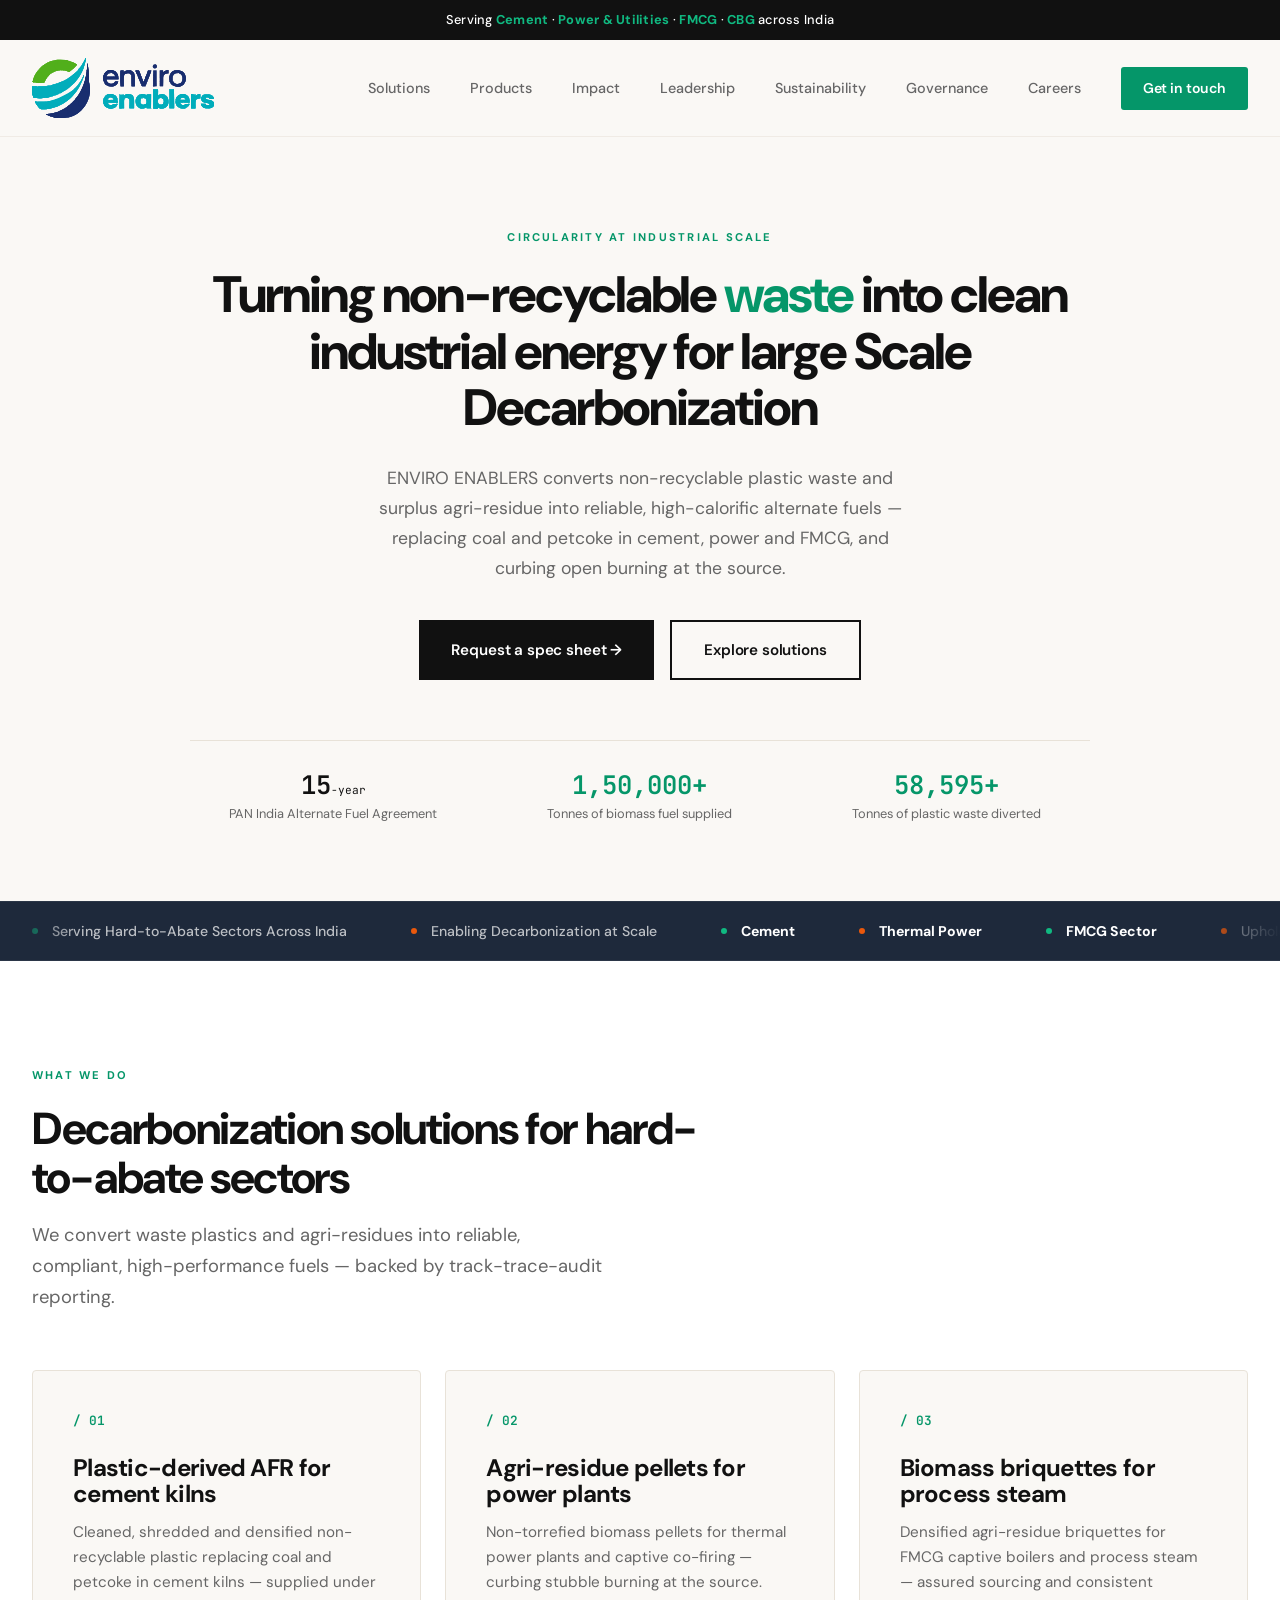
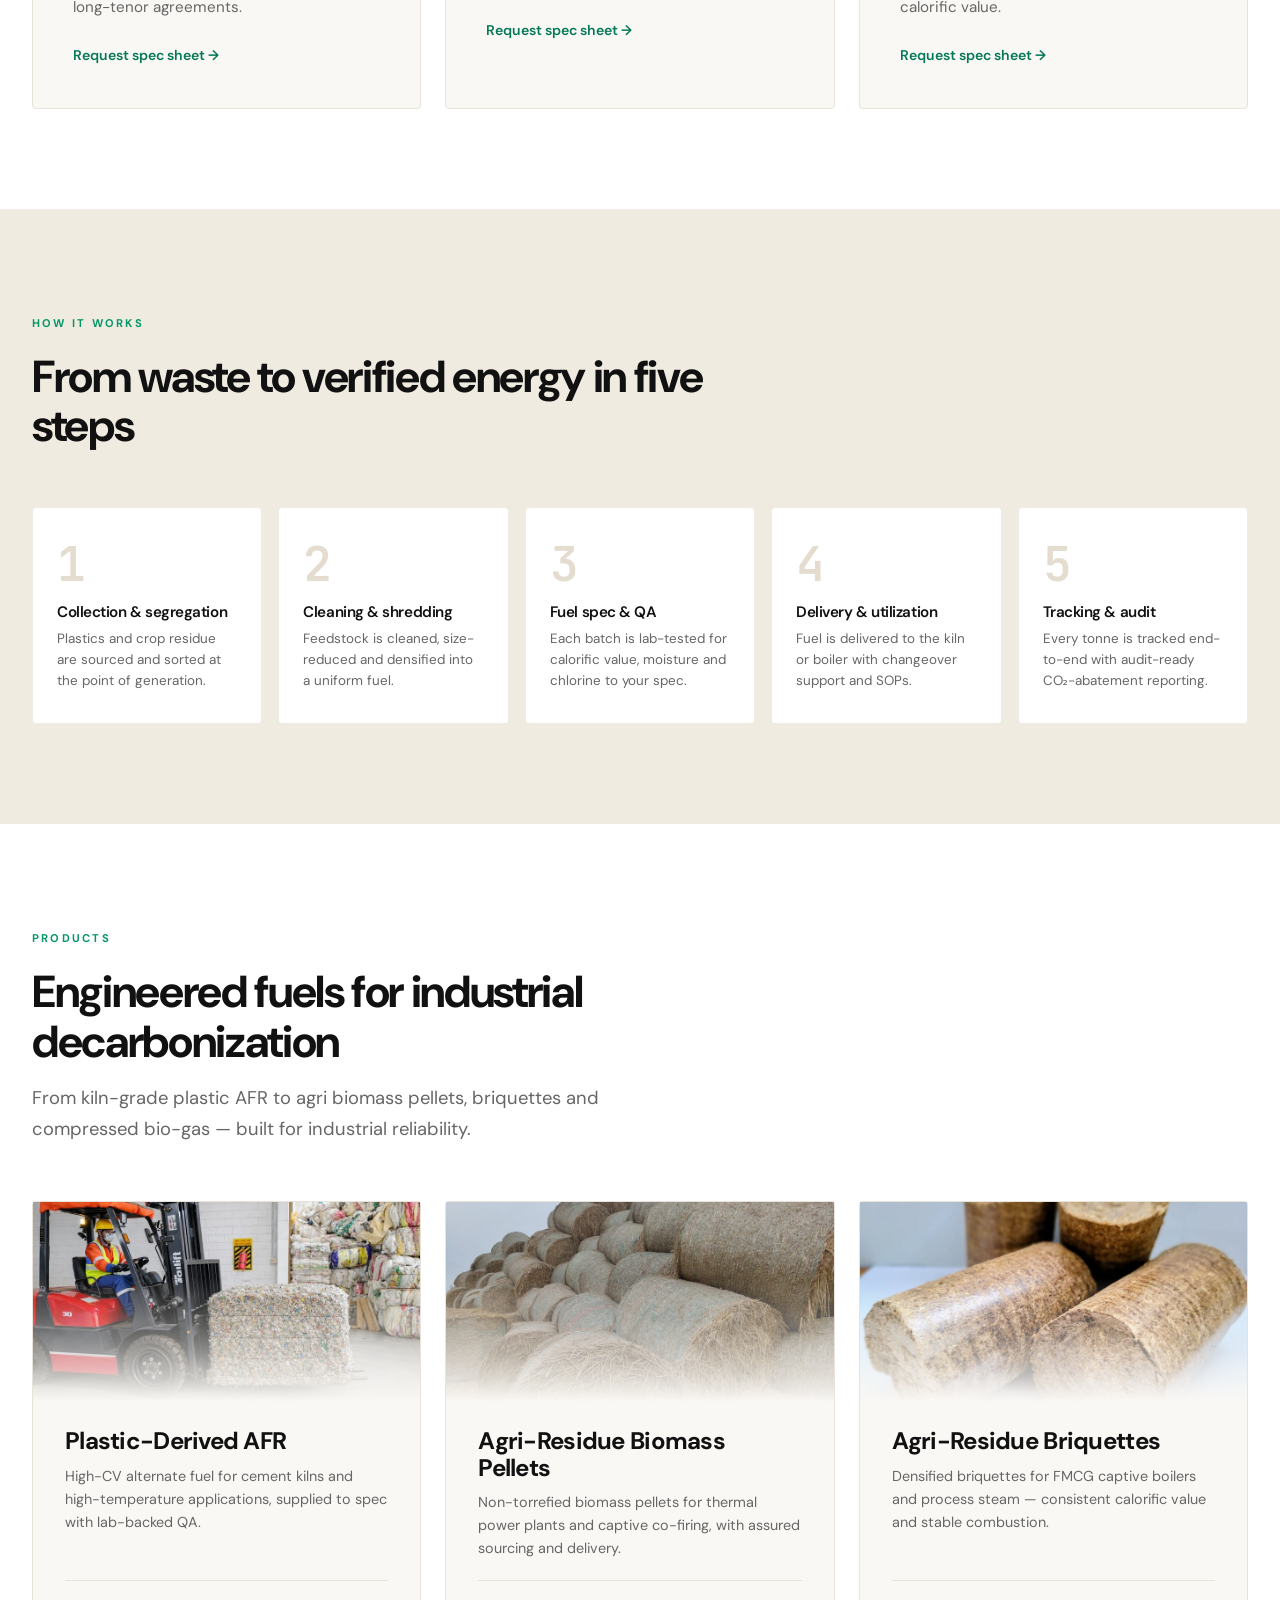
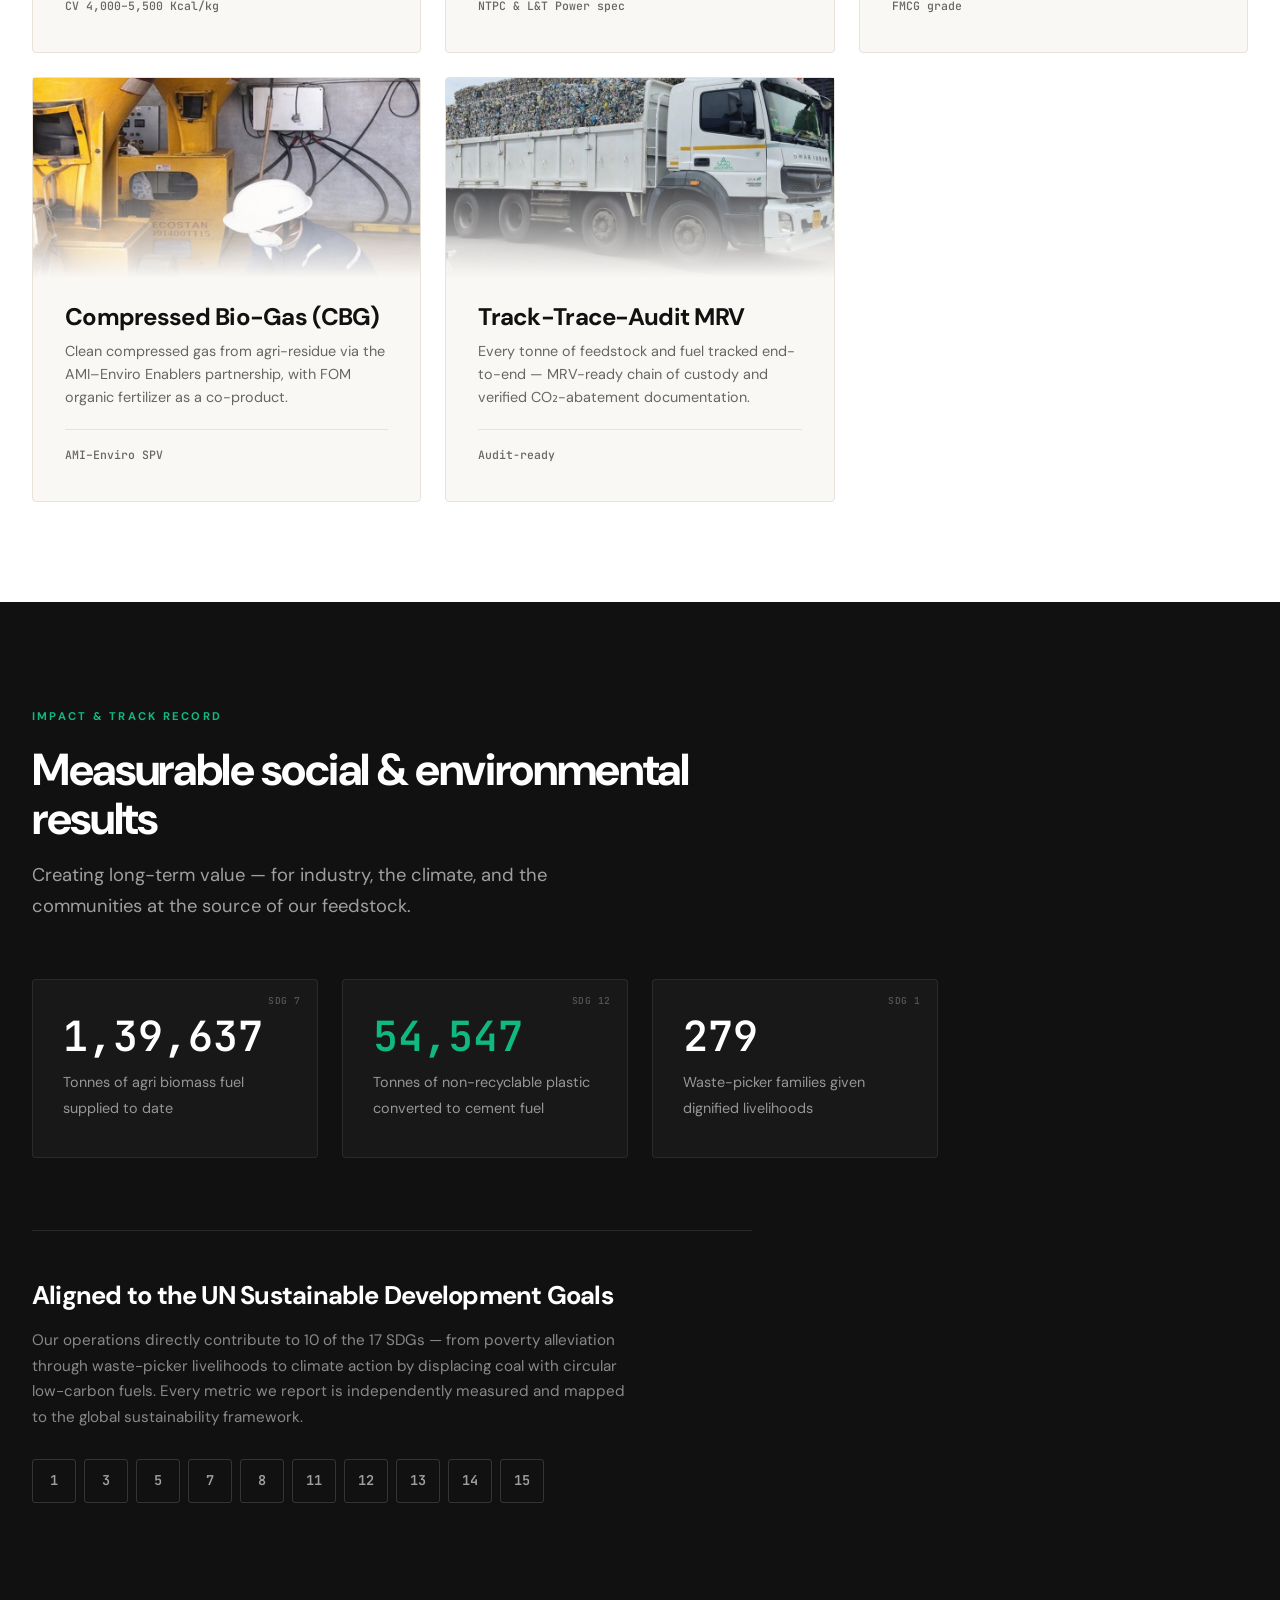
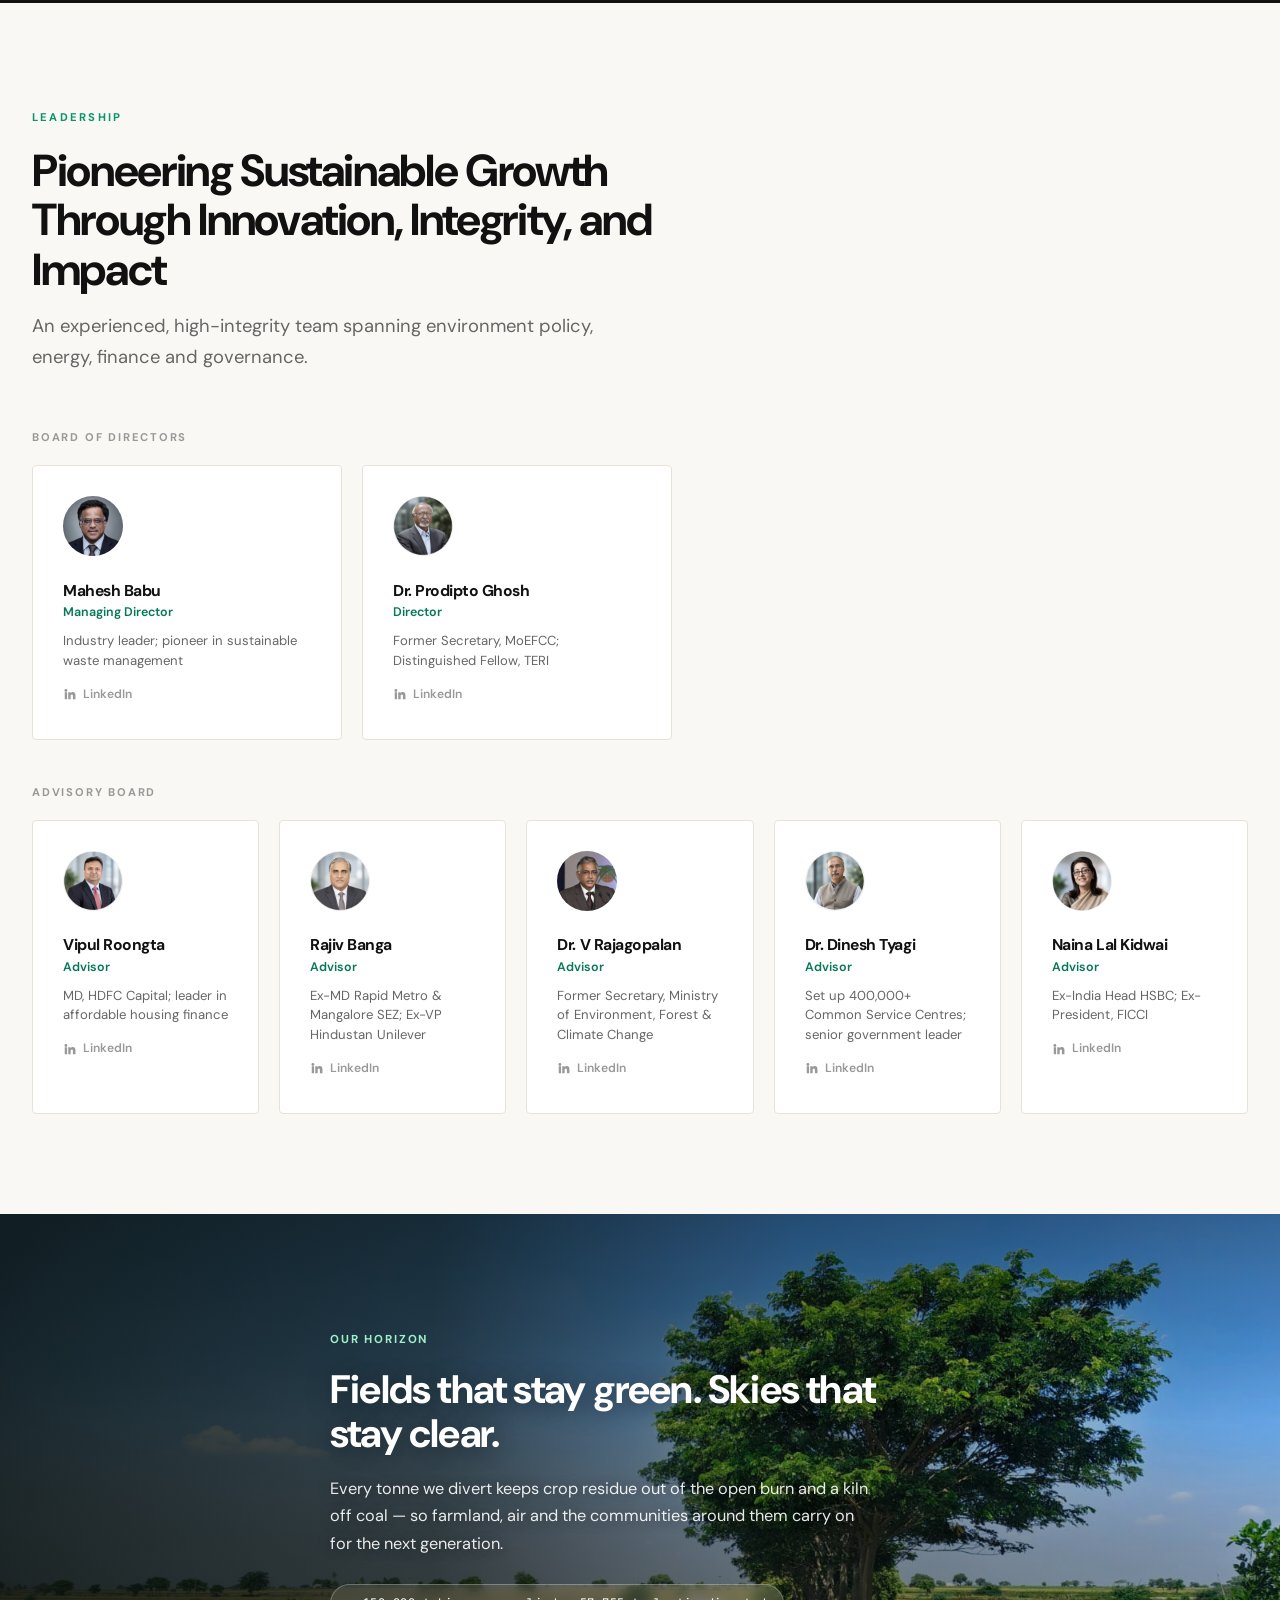
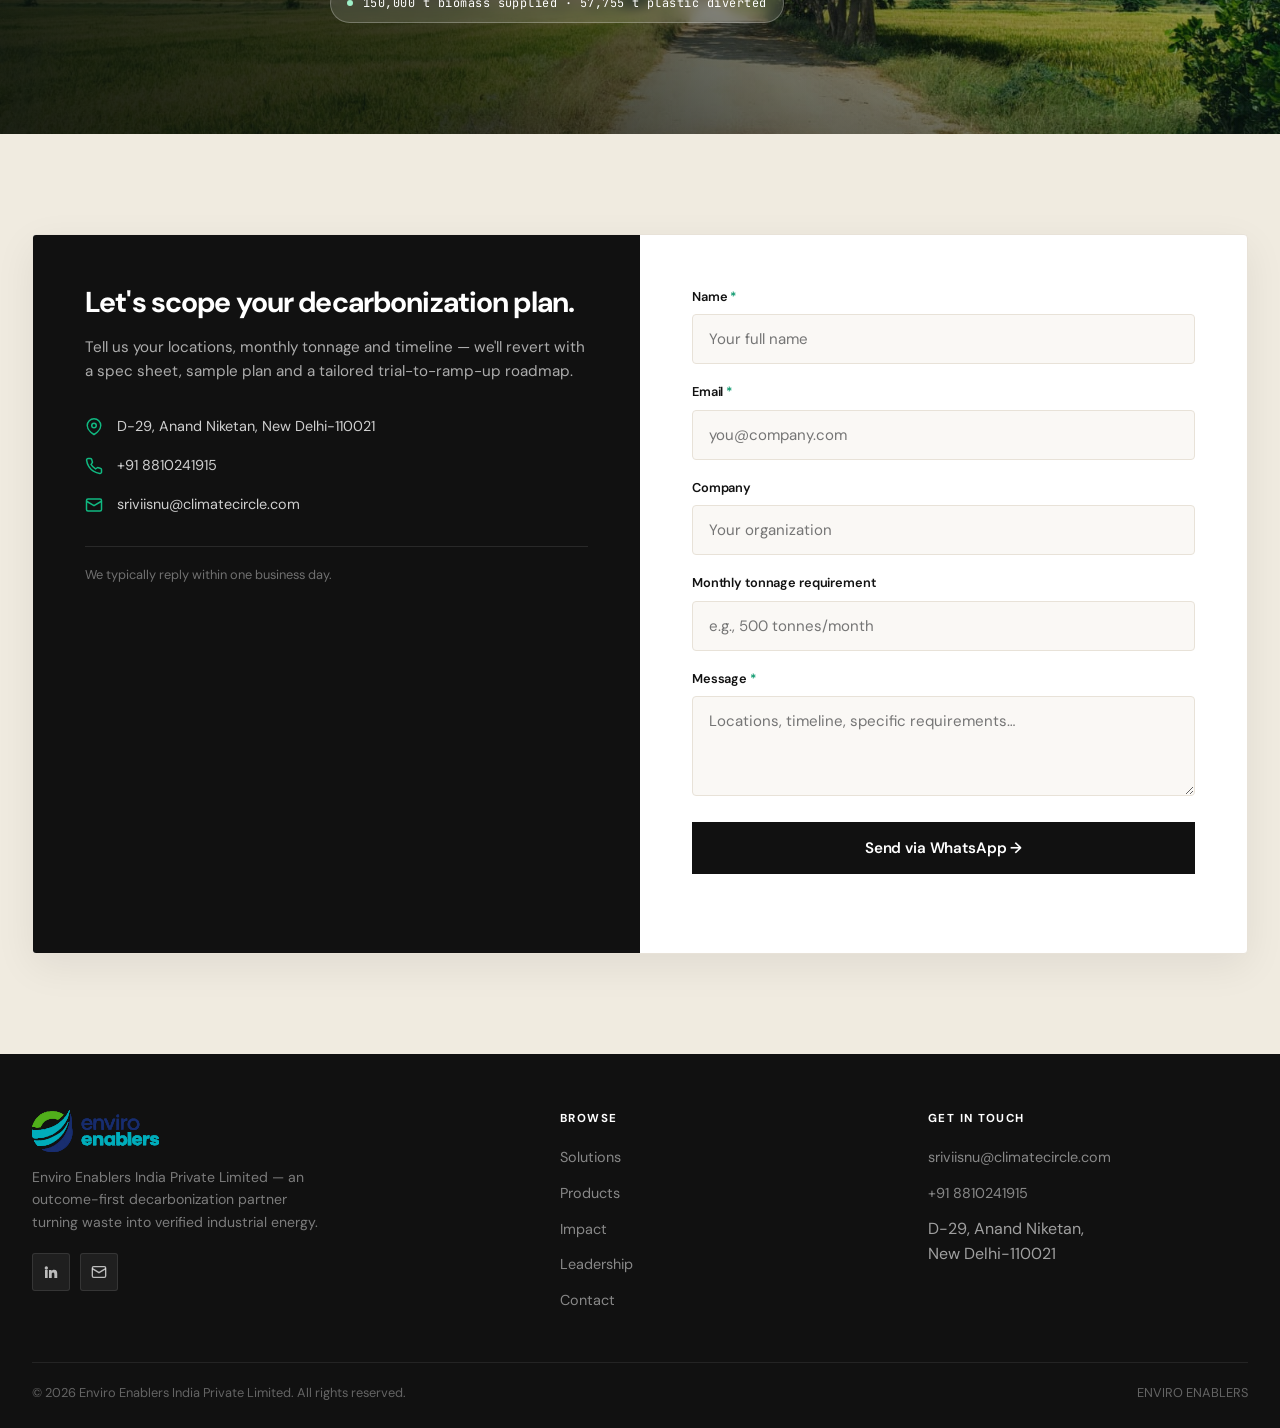
<file: index.html>
<!DOCTYPE html>
<html lang="en">
<head>
    <meta charset="UTF-8" />
    <meta name="viewport" content="width=device-width, initial-scale=1.0" />
    <title>ENVIRO ENABLERS — Turning Waste Into Industrial Energy</title>
    <meta name="description" content="ENVIRO ENABLERS turns hard-to-abate waste streams into reliable, verified alternate fuels for cement, power and FMCG." />

    <!-- Google Search Console -->
    <meta name="google-site-verification" content="ebkBVIyObc5gKlbKwh9Y6HsR2S65JhrkOrxZ9UYOwjI" />

    <!-- Open Graph -->
    <meta property="og:type" content="website" />
    <meta property="og:url" content="https://www.enviroenablers.com/" />
    <meta property="og:title" content="ENVIRO ENABLERS — Turning Waste Into Industrial Energy" />
    <meta property="og:description" content="ENVIRO ENABLERS turns hard-to-abate waste streams into reliable, verified alternate fuels for cement, power and FMCG." />
    <meta property="og:image" content="https://www.enviroenablers.com/og-image.png" />
    <meta property="og:image:width" content="1200" />
    <meta property="og:image:height" content="630" />
    <meta property="og:locale" content="en_IN" />

    <!-- Twitter Card -->
    <meta name="twitter:card" content="summary_large_image" />
    <meta name="twitter:title" content="ENVIRO ENABLERS — Turning Waste Into Industrial Energy" />
    <meta name="twitter:description" content="ENVIRO ENABLERS turns hard-to-abate waste streams into reliable, verified alternate fuels for cement, power and FMCG." />
    <meta name="twitter:image" content="https://www.enviroenablers.com/og-image.png" />

    <!-- Canonical -->
    <link rel="canonical" href="https://www.enviroenablers.com/" />

    <!-- Favicon -->
    <link rel="icon" type="image/x-icon" href="/favicon.ico" />
    <link rel="icon" type="image/png" sizes="16x16" href="/favicon-16x16.png" />
    <link rel="icon" type="image/png" sizes="32x32" href="/favicon-32x32.png" />
    <link rel="icon" type="image/png" sizes="48x48" href="/favicon-48x48.png" />
    <link rel="icon" type="image/svg+xml" href="/favicon.svg" />
    <link rel="apple-touch-icon" sizes="180x180" href="/apple-touch-icon.png" />

    <!-- Organization Schema -->
    <script type="application/ld+json">
    {
      "@context": "https://schema.org",
      "@type": "Organization",
      "name": "Enviro Enablers",
      "url": "https://www.enviroenablers.com/",
      "logo": "https://www.enviroenablers.com/logo.svg",
      "description": "ENVIRO ENABLERS turns hard-to-abate waste streams into reliable, verified alternate fuels for cement, power and FMCG.",
      "contactPoint": {
        "@type": "ContactPoint",
        "contactType": "sales",
        "email": "sriviisnu@climatecircle.com",
        "availableLanguage": ["English", "Hindi"]
      },
      "sameAs": [
        "https://www.linkedin.com/company/enviro-enablers/"
      ]
    }
    </script>

    <link rel="preconnect" href="https://fonts.googleapis.com" />
    <link rel="preconnect" href="https://fonts.gstatic.com" crossorigin />
    <link href="https://fonts.googleapis.com/css2?family=DM+Sans:opsz,wght@9..40,400;9..40,500;9..40,600;9..40,700;9..40,800&family=JetBrains+Mono:wght@400;500;600&display=swap" rel="stylesheet" />
    <style>
        :root {
            --paper: #faf8f5;
            --sand: #f0ebe0;
            --clay: #e5dcd0;
            --ink: #111111;
            --ink-light: #333333;
            --ink-muted: #666666;
            --ink-faint: #999999;
            --emerald: #059669;
            --emerald-light: #10b981;
            --emerald-pale: #d1fae5;
            --emerald-deep: #047857;
            --rust: #c2410c;
            --rust-light: #ea580c;
            --rust-pale: #ffedd5;
            --slate: #1e293b;
            --slate-light: #334155;
            --white: #ffffff;
            --border: #e8e2d8;
            --border-light: #f0ebe5;
            --shadow-sm: 0 1px 2px rgba(0, 0, 0, 0.03);
            --shadow: 0 4px 20px rgba(0, 0, 0, 0.05);
            --shadow-lg: 0 12px 40px rgba(0, 0, 0, 0.07);
            --maxw: 1280px;
            --ease: cubic-bezier(0.22, 1, 0.36, 1);
        }

        *,
        *::before,
        *::after {
            box-sizing: border-box;
            margin: 0;
            padding: 0;
        }
        html {
            scroll-behavior: smooth;
            -webkit-text-size-adjust: 100%;
        }
        html,
        body {
            max-width: 100%;
            overflow-x: hidden;
        }
        body {
            font-family: 'DM Sans', system-ui, sans-serif;
            color: var(--ink);
            background: var(--paper);
            line-height: 1.6;
            -webkit-font-smoothing: antialiased;
        }
        img {
            max-width: 100%;
            display: block;
        }
        a {
            color: inherit;
            text-decoration: none;
        }

        h1,
        h2,
        h3,
        h4 {
            font-family: 'DM Sans', system-ui, sans-serif;
            font-weight: 700;
            line-height: 1.1;
            letter-spacing: -0.03em;
            color: var(--ink);
        }
        h1 {
            font-size: clamp(2rem, 4vw, 3.2rem);
            font-weight: 800;
            letter-spacing: -0.04em;
        }
        h2 {
            font-size: clamp(2rem, 3.5vw, 2.8rem);
        }
        h3 {
            font-size: clamp(1.2rem, 2vw, 1.5rem);
        }
        .mono {
            font-family: 'JetBrains Mono', monospace;
            font-weight: 500;
        }

        section {
            padding: 100px 32px;
        }
        .wrap {
            max-width: var(--maxw);
            margin: 0 auto;
        }
        .grid-2 {
            display: grid;
            grid-template-columns: 1fr 1fr;
            gap: 80px;
            align-items: center;
        }
        .grid-3 {
            display: grid;
            grid-template-columns: repeat(3, 1fr);
            gap: 24px;
        }
        .grid-4 {
            display: grid;
            grid-template-columns: repeat(4, 1fr);
            gap: 24px;
        }
        .grid-5 {
            display: grid;
            grid-template-columns: repeat(5, 1fr);
            gap: 16px;
        }

        .eyebrow {
            display: inline-block;
            font-size: 0.7rem;
            font-weight: 700;
            letter-spacing: 0.2em;
            text-transform: uppercase;
            color: var(--emerald);
            margin-bottom: 20px;
        }
        .lead {
            font-size: 1.15rem;
            color: var(--ink-muted);
            max-width: 580px;
            line-height: 1.7;
        }

        .btn {
            display: inline-flex;
            align-items: center;
            gap: 10px;
            padding: 16px 32px;
            font-weight: 600;
            font-size: 0.95rem;
            cursor: pointer;
            border: none;
            white-space: nowrap;
            transition: all 0.3s var(--ease);
            font-family: inherit;
            letter-spacing: -0.01em;
        }
        .btn-primary {
            background: var(--ink);
            color: #fff;
        }
        .btn-primary:hover {
            background: var(--slate-light);
            transform: translateY(-2px);
            box-shadow: 0 8px 28px rgba(0, 0, 0, 0.18);
        }
        .btn-outline {
            background: transparent;
            color: var(--ink);
            border: 2px solid var(--ink);
        }
        .btn-outline:hover {
            background: var(--ink);
            color: #fff;
            transform: translateY(-2px);
        }

        .tag {
            display: inline-block;
            font-size: 0.7rem;
            font-weight: 700;
            letter-spacing: 0.12em;
            text-transform: uppercase;
            padding: 6px 14px;
            border-radius: 3px;
            font-family: 'JetBrains Mono', monospace;
        }
        .tag-dark {
            background: var(--ink);
            color: #fff;
        }
        .tag-emerald {
            background: var(--emerald-pale);
            color: var(--emerald-deep);
        }

        /* NAV */
        header {
            position: sticky;
            top: 0;
            z-index: 100;
            background: rgba(250, 248, 245, 0.9);
            backdrop-filter: blur(20px);
            -webkit-backdrop-filter: blur(20px);
            border-bottom: 1px solid var(--border-light);
            transition: box-shadow 0.3s ease;
        }
        header.scrolled {
            box-shadow: 0 2px 20px rgba(0, 0, 0, 0.04);
        }
        nav {
            max-width: var(--maxw);
            margin: 0 auto;
            display: flex;
            align-items: center;
            justify-content: space-between;
            padding: 18px 32px;
        }
        .brand {
            display: flex;
            align-items: center;
            gap: 14px;
            font-weight: 800;
            font-size: 1rem;
            color: var(--ink);
            letter-spacing: -0.02em;
        }
        .brand-mark {
            width: 36px;
            height: 36px;
            flex: none;
            object-fit: contain;
        }
        .brand-logo {
            height: 42px;
            width: auto;
            flex: none;
            object-fit: contain;
        }
        #siteHeader .brand-logo {
            height: 60px;
        }
        .navlinks {
            display: flex;
            align-items: center;
            gap: 40px;
        }
        .navlinks a.nl {
            font-size: 0.9rem;
            font-weight: 500;
            color: var(--ink-muted);
            transition: color 0.2s ease;
            padding: 6px 0;
        }
        .navlinks a.nl:hover {
            color: var(--ink);
        }
        .nav-cta {
            padding: 10px 22px;
            font-size: 0.88rem;
            background: var(--emerald);
            color: #fff;
            border-radius: 3px;
            font-weight: 600;
        }
        .nav-cta:hover {
            background: var(--emerald-deep);
        }
        .menu-btn {
            display: none;
            background: none;
            border: none;
            cursor: pointer;
            color: var(--ink);
        }
        .menu-btn.open {
            transform: rotate(90deg);
        }
        .mobnav {
            display: flex;
            flex-direction: column;
            background: rgba(250, 248, 245, 0.96);
            backdrop-filter: blur(20px);
            overflow: hidden;
            max-height: 0;
            opacity: 0;
            padding: 0 32px;
            transition: max-height 0.4s var(--ease), opacity 0.3s ease, padding 0.4s ease;
        }
        .mobnav.open {
            max-height: 400px;
            opacity: 1;
            padding: 8px 32px 20px;
            border-bottom: 1px solid var(--border-light);
        }
        .mobnav a {
            padding: 14px 4px;
            font-size: 1rem;
            font-weight: 500;
            color: var(--ink-muted);
            border-bottom: 1px solid var(--border-light);
            opacity: 0;
            transform: translateY(-8px);
            transition: opacity 0.3s ease, transform 0.3s ease, color 0.2s ease;
        }
        .mobnav a:last-child {
            border-bottom: none;
        }
        .mobnav a:hover {
            color: var(--emerald);
        }
        .mobnav.open a {
            opacity: 1;
            transform: none;
        }
        .mobnav.open a:nth-child(1) {
            transition-delay: 0.06s;
        }
        .mobnav.open a:nth-child(2) {
            transition-delay: 0.10s;
        }
        .mobnav.open a:nth-child(3) {
            transition-delay: 0.14s;
        }
        .mobnav.open a:nth-child(4) {
            transition-delay: 0.18s;
        }
        .mobnav.open a:nth-child(5) {
            transition-delay: 0.22s;
        }

        /* TOP BAR */
        .topbar {
            background: var(--ink);
            color: #fff;
            text-align: center;
            padding: 10px 24px;
            font-size: 0.8rem;
            font-weight: 500;
            letter-spacing: 0.02em;
        }
        .topbar span {
            color: var(--emerald-light);
            font-weight: 700;
        }

        /* HERO */
        .hero {
            padding: 100px 32px 120px;
            background: var(--paper);
            position: relative;
            overflow: hidden;
        }
        .hero .wrap {
            position: relative;
            z-index: 1;
        }
        .hero-grid {
            display: grid;
            grid-template-columns: 1.2fr 0.8fr;
            gap: 80px;
            align-items: start;
        }
        .hero h1 {
            margin-bottom: 28px;
        }
        .hero h1 .highlight {
            color: var(--emerald);
            position: relative;
        }
        .hero .hero-desc {
            font-size: 1.1rem;
            color: var(--ink-muted);
            max-width: 540px;
            margin-bottom: 36px;
            line-height: 1.7;
        }
        .hero-actions {
            display: flex;
            gap: 16px;
            flex-wrap: wrap;
            margin-bottom: 60px;
        }
        .hero-metrics {
            display: grid;
            grid-template-columns: repeat(3, 1fr);
            gap: 20px;
            border-top: 1px solid var(--border);
            padding-top: 32px;
        }
        .hero-metric .val {
            font-family: 'JetBrains Mono', monospace;
            font-size: 1.6rem;
            font-weight: 600;
            color: var(--ink);
            line-height: 1;
            margin-bottom: 6px;
        }
        .hero-metric .val.emerald {
            color: var(--emerald);
        }
        .hero-metric .lbl {
            font-size: 0.8rem;
            color: var(--ink-muted);
            line-height: 1.4;
        }
        .hero-sidecard {
            background: var(--white);
            border: 1px solid var(--border);
            border-radius: 4px;
            padding: 40px 36px;
            box-shadow: var(--shadow-lg);
            position: relative;
        }
        .hero-sidecard .sidecard-eyebrow {
            font-size: 0.65rem;
            font-weight: 700;
            letter-spacing: 0.18em;
            text-transform: uppercase;
            color: var(--ink-faint);
            margin-bottom: 24px;
        }
        .hero-sidecard .sidecard-row {
            display: flex;
            gap: 16px;
            padding: 16px 0;
            border-bottom: 1px solid var(--border-light);
        }
        .hero-sidecard .sidecard-row:last-child {
            border-bottom: none;
        }
        .sidecard-icon {
            width: 44px;
            height: 44px;
            border-radius: 3px;
            flex: none;
            display: grid;
            place-items: center;
            font-size: 1.1rem;
        }
        .sidecard-icon.dark {
            background: #f5f5f5;
        }
        .sidecard-icon.emerald {
            background: var(--emerald-pale);
        }
        .sidecard-icon.rust {
            background: var(--rust-pale);
        }
        .sidecard-row h4 {
            font-size: 0.9rem;
            font-weight: 600;
            margin-bottom: 2px;
            letter-spacing: -0.01em;
        }
        .sidecard-row span {
            font-size: 0.8rem;
            color: var(--ink-muted);
        }

        /* HERO SLIDER */
        .hero-slider {
            position: relative;
            border-radius: 4px;
            overflow: hidden;
            background: var(--white);
            border: 1px solid var(--border);
            box-shadow: var(--shadow-lg);
            aspect-ratio: 4 / 3;
        }
        .hero-slider .slider-track {
            position: relative;
            width: 100%;
            height: 100%;
        }
        .hero-slider .slide {
            position: absolute;
            top: 0;
            left: 0;
            width: 100%;
            height: 100%;
            opacity: 0;
            transition: opacity 0.8s ease;
        }
        .hero-slider .slide.active {
            opacity: 1;
        }
        .hero-slider .slide img {
            width: 100%;
            height: 100%;
            object-fit: cover;
            display: block;
        }
        .hero-slider .slide-cap {
            position: absolute;
            bottom: 0;
            left: 0;
            right: 0;
            padding: 20px 24px;
            background: linear-gradient(transparent, rgba(0,0,0,0.7));
            color: #fff;
        }
        .hero-slider .slide-cap span {
            display: block;
            font-size: 1rem;
            font-weight: 600;
            margin-bottom: 2px;
        }
        .hero-slider .slide-cap small {
            display: block;
            font-size: 0.8rem;
            opacity: 0.85;
        }
        .slider-dots {
            position: absolute;
            bottom: 10px;
            right: 16px;
            display: flex;
            gap: 8px;
            z-index: 2;
        }
        .slider-dots .dot {
            width: 10px;
            height: 10px;
            border-radius: 50%;
            background: rgba(255,255,255,0.4);
            cursor: pointer;
            transition: background 0.3s;
            border: none;
        }
        .slider-dots .dot.active {
            background: #fff;
        }
        @media (max-width: 1024px) {
            .hero-slider {
                aspect-ratio: 16 / 9;
            }
        }
        /* MARQUEE */
        .marquee {
            overflow: hidden;
            background: var(--slate);
            white-space: nowrap;
            position: relative;
            border-top: 1px solid rgba(255, 255, 255, 0.06);
            border-bottom: 1px solid rgba(255, 255, 255, 0.06);
        }
        .marquee::before,
        .marquee::after {
            content: "";
            position: absolute;
            top: 0;
            bottom: 0;
            width: 80px;
            z-index: 2;
            pointer-events: none;
        }
        .marquee::before {
            left: 0;
            background: linear-gradient(90deg, var(--slate), transparent);
        }
        .marquee::after {
            right: 0;
            background: linear-gradient(270deg, var(--slate), transparent);
        }
        .marquee-track {
            display: inline-flex;
            align-items: center;
            width: max-content;
            animation: scroll 28s linear infinite;
        }
        .marquee:hover .marquee-track {
            animation-play-state: paused;
        }
        .marquee-item {
            display: inline-flex;
            align-items: center;
            gap: 14px;
            padding: 18px 32px;
            font-size: 0.88rem;
            font-weight: 500;
            color: rgba(255, 255, 255, 0.7);
        }
        .marquee-item b {
            font-weight: 700;
            color: #fff;
        }
        .marquee-item .dot {
            width: 6px;
            height: 6px;
            border-radius: 50%;
            flex: none;
        }
        .marquee-item .dot.emerald-dot {
            background: var(--emerald-light);
        }
        .marquee-item .dot.rust-dot {
            background: var(--rust-light);
        }
        @keyframes scroll {
            from {
                transform: translateX(0);
            }
            to {
                transform: translateX(-50%);
            }
        }

        /* SECTION HEADER */
        .sec-head {
            max-width: 680px;
            margin-bottom: 56px;
        }
        .sec-head h2 {
            margin-bottom: 16px;
        }

        /* SOLUTIONS */
        .solutions-section {
            background: var(--white);
        }
        .solution-card {
            background: var(--paper);
            border: 1px solid var(--border);
            border-radius: 4px;
            padding: 40px;
            transition: all 0.3s var(--ease);
            position: relative;
        }
        .solution-card:hover {
            transform: translateY(-6px);
            box-shadow: var(--shadow-lg);
            border-color: transparent;
            background: #fff;
        }
        .solution-card .num {
            font-family: 'JetBrains Mono', monospace;
            font-size: 0.8rem;
            color: var(--emerald);
            font-weight: 600;
            margin-bottom: 24px;
            display: block;
        }
        .solution-card h3 {
            margin-bottom: 12px;
        }
        .solution-card p {
            color: var(--ink-muted);
            font-size: 0.95rem;
            line-height: 1.65;
        }
        .solution-link {
            display: inline-flex;
            align-items: center;
            gap: 8px;
            margin-top: 24px;
            font-size: 0.88rem;
            font-weight: 600;
            color: var(--emerald-deep);
            transition: gap 0.3s var(--ease);
        }
        .solution-link:hover {
            gap: 14px;
        }

        /* PROCESS */
        .process-section {
            background: var(--sand);
        }
        .process-card {
            background: var(--white);
            padding: 32px 24px;
            border-radius: 4px;
            border: 1px solid var(--border-light);
            transition: all 0.3s var(--ease);
        }
        .process-card:hover {
            transform: translateY(-4px);
            box-shadow: var(--shadow);
        }
        .process-card .step-num {
            font-family: 'JetBrains Mono', monospace;
            font-size: 3rem;
            font-weight: 600;
            color: var(--clay);
            line-height: 1;
            margin-bottom: 16px;
            transition: color 0.3s ease;
        }
        .process-card:hover .step-num {
            color: var(--emerald);
        }
        .process-card h4 {
            font-size: 0.95rem;
            font-weight: 600;
            margin-bottom: 8px;
        }
        .process-card p {
            font-size: 0.84rem;
            color: var(--ink-muted);
            line-height: 1.55;
        }

        /* PRODUCTS */
        .products-section {
            background: var(--white);
        }
        .product-card {
            background: var(--paper);
            border: 1px solid var(--border);
            border-radius: 4px;
            padding: 36px 32px;
            transition: all 0.3s var(--ease);
            display: flex;
            flex-direction: column;
        }
        .product-card:hover {
            transform: translateY(-6px);
            box-shadow: var(--shadow-lg);
            border-color: transparent;
            background: #fff;
        }
        .product-card .prod-icon {
            width: 48px;
            height: 48px;
            border-radius: 3px;
            display: grid;
            place-items: center;
            font-size: 1.2rem;
            margin-bottom: 24px;
        }
        .prod-icon.ink-bg {
            background: var(--ink);
            color: #fff;
        }
        .prod-icon.emerald-bg {
            background: var(--emerald-pale);
            color: var(--emerald);
        }
        .prod-icon.rust-bg {
            background: var(--rust-pale);
            color: var(--rust);
        }
        .product-card h3 {
            margin-bottom: 10px;
        }
        .product-card p {
            color: var(--ink-muted);
            font-size: 0.9rem;
            flex: 1;
            line-height: 1.6;
        }
        /* photo band inside product cards — dissolves into the card, text in front below */
        .prod-photo {
            position: relative;
            margin: -36px -32px 26px;
            height: 200px;
            overflow: hidden;
            background: var(--sand);
        }
        .prod-photo img {
            width: 100%;
            height: 100%;
            object-fit: cover;
            display: block;
            transition: transform 0.55s var(--ease);
        }
        .prod-photo::after {
            content: '';
            position: absolute;
            inset: 0;
            pointer-events: none;
            background: linear-gradient(180deg, rgba(250,248,245,0) 38%, rgba(250,248,245,0.55) 74%, var(--paper) 100%);
        }
        .product-card:hover .prod-photo img { transform: scale(1.045); }
        .product-card:hover .prod-photo::after { background: linear-gradient(180deg, rgba(255,255,255,0) 38%, rgba(255,255,255,0.55) 74%, #fff 100%); }
        .product-card .spec {
            font-family: 'JetBrains Mono', monospace;
            font-size: 0.72rem;
            font-weight: 500;
            color: var(--ink-muted);
            margin-top: 20px;
            padding-top: 16px;
            border-top: 1px solid var(--border);
        }


        /* FUTURE / VISION — scenic full-bleed band, text in front */
        .future-band {
            position: relative;
            min-height: 520px;
            display: flex;
            align-items: center;
            padding: 96px 32px;
            overflow: hidden;
            background: #0f1210;
        }
        .future-band .future-media {
            position: absolute;
            inset: 0;
            width: 100%;
            height: 100%;
            object-fit: cover;
            object-position: center 55%;
            z-index: 0;
        }
        .future-band::after {
            content: '';
            position: absolute;
            inset: 0;
            z-index: 1;
            pointer-events: none;
            background:
                linear-gradient(90deg, rgba(10,16,12,0.86) 0%, rgba(10,16,12,0.72) 34%, rgba(10,16,12,0.34) 62%, rgba(10,16,12,0.10) 100%),
                linear-gradient(180deg, rgba(10,16,12,0.35) 0%, rgba(10,16,12,0) 40%, rgba(10,16,12,0.45) 100%);
        }
        .future-band .wrap { position: relative; z-index: 2; }
        .future-copy { max-width: 620px; }
        .future-eyebrow {
            display: inline-block;
            font-size: 0.72rem;
            font-weight: 700;
            letter-spacing: 0.16em;
            text-transform: uppercase;
            color: #9ff0c8;
            margin-bottom: 18px;
        }
        .future-copy h2 {
            color: #fff;
            font-size: clamp(1.9rem, 3.1vw, 2.9rem);
            line-height: 1.12;
            letter-spacing: -0.02em;
            margin-bottom: 18px;
            text-shadow: 0 2px 24px rgba(0,0,0,0.4);
        }
        .future-copy p {
            color: rgba(255,255,255,0.9);
            font-size: 1.02rem;
            line-height: 1.7;
            max-width: 540px;
            text-shadow: 0 1px 14px rgba(0,0,0,0.45);
        }
        .future-note {
            margin-top: 26px;
            display: inline-flex;
            align-items: center;
            gap: 10px;
            font-family: 'JetBrains Mono', monospace;
            font-size: 0.74rem;
            letter-spacing: 0.04em;
            color: #fff;
            background: rgba(255,255,255,0.12);
            border: 1px solid rgba(255,255,255,0.26);
            padding: 9px 16px;
            border-radius: 999px;
            backdrop-filter: blur(6px);
        }
        .future-note i { width: 6px; height: 6px; border-radius: 50%; background: #9ff0c8; display: block; }
        @media (max-width: 820px) {
            .future-band { min-height: 420px; padding: 72px 24px; }
            .future-band::after {
                background: linear-gradient(180deg, rgba(10,16,12,0.62) 0%, rgba(10,16,12,0.6) 55%, rgba(10,16,12,0.86) 100%);
            }
            .future-copy p { max-width: none; }
        }

        /* GALLERY */
        .gallery-section {
            background: var(--sand);
        }
        .gal-row {
            margin-bottom: 40px;
        }
        .gal-row:last-child {
            margin-bottom: 0;
        }
        .gal-label {
            display: flex;
            align-items: center;
            gap: 16px;
            margin-bottom: 24px;
        }
        .gal-label h3 {
            white-space: nowrap;
            font-size: 1.2rem;
        }
        .gal-label .line {
            flex: 1;
            height: 1px;
            background: var(--clay);
        }
        .gal-label .gal-tag {
            font-size: 0.68rem;
            font-weight: 700;
            letter-spacing: 0.1em;
            text-transform: uppercase;
            color: var(--emerald-deep);
            background: var(--emerald-pale);
            padding: 5px 12px;
            border-radius: 3px;
            white-space: nowrap;
        }
        .gal-2 {
            display: grid;
            grid-template-columns: 1fr 1fr;
            gap: 16px;
        }
        .gal-3 {
            display: grid;
            grid-template-columns: 1fr 1fr 1fr;
            gap: 16px;
        }
        .gal-tile {
            position: relative;
            border-radius: 4px;
            overflow: hidden;
            aspect-ratio: 16/10;
            cursor: pointer;
        }
        .gal-tile img {
            width: 100%;
            height: 100%;
            object-fit: cover;
            transition: transform 0.6s var(--ease);
        }
        .gal-tile:hover img {
            transform: scale(1.06);
        }
        .gal-tile::after {
            content: "";
            position: absolute;
            inset: 0;
            background: linear-gradient(180deg, transparent 30%, rgba(0, 0, 0, 0.5) 60%, rgba(0, 0, 0, 0.8) 100%);
        }
        .gal-cap {
            position: absolute;
            left: 20px;
            right: 20px;
            bottom: 16px;
            z-index: 2;
        }
        .gal-cap .title {
            font-weight: 700;
            font-size: 1rem;
            color: #fff;
        }
        .gal-cap .sub {
            font-size: 0.78rem;
            color: rgba(255, 255, 255, 0.7);
            margin-top: 2px;
        }

        /* IMPACT SECTION */
        .impact-section {
            background: var(--ink);
            color: #fff;
        }
        .impact-section h2,
        .impact-section h3 {
            color: #fff;
        }
        .impact-section .eyebrow {
            color: var(--emerald-light);
        }
        .impact-section .lead {
            color: rgba(255, 255, 255, 0.6);
        }
        .impact-card {
            background: rgba(255, 255, 255, 0.03);
            border: 1px solid rgba(255, 255, 255, 0.08);
            border-radius: 4px;
            padding: 36px 30px;
            transition: all 0.3s var(--ease);
            position: relative;
        }
        .impact-card:hover {
            background: rgba(255, 255, 255, 0.06);
            border-color: rgba(255, 255, 255, 0.16);
            transform: translateY(-4px);
        }
        .impact-card .val {
            font-family: 'JetBrains Mono', monospace;
            font-size: 2.6rem;
            font-weight: 600;
            color: var(--emerald-light);
            line-height: 1;
            margin-bottom: 12px;
        }
        .impact-card .val.white {
            color: #fff;
        }
        .impact-card span {
            font-size: 0.9rem;
            color: rgba(255, 255, 255, 0.55);
            line-height: 1.5;
        }
        .impact-card .sdg-ref {
            position: absolute;
            top: 14px;
            right: 16px;
            font-family: 'JetBrains Mono', monospace;
            font-size: 0.6rem;
            font-weight: 600;
            letter-spacing: 0.06em;
            color: rgba(255, 255, 255, 0.25);
        }
        .pill-row {
            display: flex;
            flex-wrap: wrap;
            gap: 10px;
            margin-top: 40px;
        }
        .pill {
            font-size: 0.76rem;
            padding: 8px 16px;
            border-radius: 3px;
            background: rgba(255, 255, 255, 0.04);
            border: 1px solid rgba(255, 255, 255, 0.1);
            color: rgba(255, 255, 255, 0.7);
            transition: all 0.3s ease;
        }
        .pill:hover {
            background: rgba(255, 255, 255, 0.08);
            border-color: rgba(255, 255, 255, 0.2);
        }

        /* SDG STATEMENT + NUMBER ROW */
        .sdg-statement {
            margin-top: 72px;
            padding-top: 48px;
            border-top: 1px solid rgba(255, 255, 255, 0.1);
            max-width: 720px;
        }
        .sdg-statement h3 {
            font-size: 1.6rem;
            font-weight: 700;
            color: #fff;
            margin-bottom: 16px;
            line-height: 1.3;
        }
        .sdg-statement p {
            color: rgba(255, 255, 255, 0.5);
            font-size: 0.95rem;
            line-height: 1.7;
            margin-bottom: 28px;
            max-width: 600px;
        }
        .sdg-number-row {
            display: flex;
            flex-wrap: wrap;
            gap: 8px;
        }
        .sdg-number-tag {
            display: inline-flex;
            align-items: center;
            justify-content: center;
            width: 44px;
            height: 44px;
            border: 1px solid rgba(255, 255, 255, 0.15);
            border-radius: 3px;
            font-family: 'JetBrains Mono', monospace;
            font-size: 0.85rem;
            font-weight: 600;
            color: rgba(255, 255, 255, 0.6);
            transition: all 0.3s ease;
            cursor: default;
            background: transparent;
            position: relative;
        }
        .sdg-number-tag:hover {
            color: #fff;
            border-color: rgba(255, 255, 255, 0.5);
            background: rgba(255, 255, 255, 0.06);
        }
        .sdg-number-tag:active {
            background: rgba(255, 255, 255, 0.12);
        }
        .sdg-number-tag::after {
            content: attr(data-label);
            position: absolute;
            bottom: calc(100% + 10px);
            left: 50%;
            transform: translateX(-50%) translateY(4px);
            background: #fff;
            color: #111;
            font-family: 'DM Sans', sans-serif;
            font-size: 0.7rem;
            font-weight: 600;
            padding: 6px 12px;
            border-radius: 3px;
            white-space: nowrap;
            pointer-events: none;
            opacity: 0;
            transition: all 0.25s ease;
            letter-spacing: 0.01em;
        }
        .sdg-number-tag:hover::after {
            opacity: 1;
            transform: translateX(-50%) translateY(0);
        }

        /* INVESTORS */
        .investors-section {
            background: var(--white);
            text-align: center;
        }
        .inv-grid {
            display: grid;
            grid-template-columns: 1fr 1fr;
            gap: 24px;
            max-width: 860px;
            margin: 0 auto;
        }
        .inv-card {
            background: var(--paper);
            border: 1px solid var(--border);
            border-radius: 4px;
            padding: 48px 36px;
            transition: all 0.3s var(--ease);
        }
        .inv-card:hover {
            transform: translateY(-6px);
            box-shadow: var(--shadow-lg);
            border-color: transparent;
            background: #fff;
        }
        .inv-logo {
            height: 60px;
            display: flex;
            align-items: center;
            justify-content: center;
            margin-bottom: 24px;
        }
        .inv-logo img {
            max-height: 60px;
            max-width: 220px;
            object-fit: contain;
        }
        .inv-card p {
            color: var(--ink-muted);
            font-size: 0.92rem;
            line-height: 1.6;
        }

        /* LEADERSHIP */
        .leadership-section {
            background: var(--paper);
        }
        .team-2 {
            display: grid;
            grid-template-columns: 1fr 1fr;
            gap: 20px;
            max-width: 640px;
        }
        .team-flex {
            display: grid;
            grid-template-columns: repeat(auto-fit, minmax(200px, 1fr));
            gap: 20px;
        }
        .person-card {
            background: var(--white);
            border: 1px solid var(--border);
            border-radius: 4px;
            padding: 30px;
            transition: all 0.3s var(--ease);
        }
        .person-card:hover {
            transform: translateY(-4px);
            box-shadow: var(--shadow);
            border-color: transparent;
        }
        .person-card .avatar-link {
            display: inline-block;
            border-radius: 50%;
            margin-bottom: 18px;
            line-height: 0;
        }
        .person-card .avatar-img {
            width: 60px;
            height: 60px;
            border-radius: 50%;
            object-fit: cover;
            filter: grayscale(30%);
            transition: all 0.3s ease;
        }
        .person-card:hover .avatar-img {
            filter: grayscale(0%);
            transform: scale(1.05);
        }
        .person-card h4 {
            font-size: 0.98rem;
            margin-bottom: 4px;
        }
        .person-card .role {
            font-size: 0.78rem;
            color: var(--emerald-deep);
            font-weight: 600;
            margin-bottom: 8px;
        }
        .person-card p {
            font-size: 0.82rem;
            color: var(--ink-muted);
            line-height: 1.5;
        }
        .person-card .linkedin-link {
            display: inline-flex;
            align-items: center;
            gap: 6px;
            margin-top: 14px;
            font-size: 0.76rem;
            font-weight: 600;
            color: var(--ink-faint);
            transition: color 0.2s ease;
        }
        .person-card .linkedin-link:hover {
            color: var(--emerald);
        }
        .section-subhead {
            font-size: 0.7rem;
            letter-spacing: 0.16em;
            text-transform: uppercase;
            color: var(--ink-faint);
            font-weight: 700;
            margin: 44px 0 18px;
        }

        /* CONTACT */
        .contact-section {
            background: var(--sand);
        }
        .contact-split {
            display: grid;
            grid-template-columns: 1fr 1fr;
            background: var(--white);
            border: 1px solid var(--border);
            border-radius: 4px;
            overflow: hidden;
            box-shadow: var(--shadow-lg);
        }
        .contact-info {
            padding: 52px;
            background: var(--ink);
            color: #fff;
        }
        .contact-info h2 {
            color: #fff;
            font-size: 1.8rem;
            margin-bottom: 16px;
        }
        .contact-info p {
            color: rgba(255, 255, 255, 0.65);
            margin-bottom: 32px;
            font-size: 0.95rem;
            line-height: 1.6;
        }
        .contact-info .info-row {
            display: flex;
            gap: 14px;
            align-items: flex-start;
            margin-bottom: 16px;
            font-size: 0.9rem;
            color: rgba(255, 255, 255, 0.8);
        }
        .contact-info .info-row svg {
            flex: none;
            margin-top: 3px;
            color: var(--emerald-light);
        }
        .contact-info .note {
            margin-top: 30px;
            font-size: 0.8rem;
            color: rgba(255, 255, 255, 0.4);
            border-top: 1px solid rgba(255, 255, 255, 0.1);
            padding-top: 18px;
        }
        .contact-form {
            padding: 52px;
        }
        .form-group {
            margin-bottom: 18px;
        }
        .form-group label {
            display: block;
            font-size: 0.8rem;
            font-weight: 600;
            color: var(--ink);
            margin-bottom: 7px;
            letter-spacing: -0.01em;
        }
        .form-group label .req {
            color: var(--emerald);
        }
        .form-group input,
        .form-group textarea {
            width: 100%;
            padding: 14px 16px;
            border: 1.5px solid var(--border);
            border-radius: 4px;
            font-family: inherit;
            font-size: 0.94rem;
            background: var(--paper);
            color: var(--ink);
            transition: all 0.3s ease;
        }
        .form-group input:focus,
        .form-group textarea:focus {
            outline: none;
            border-color: var(--ink);
            box-shadow: 0 0 0 3px rgba(0, 0, 0, 0.04);
            background: #fff;
        }
        .form-group textarea {
            resize: vertical;
            min-height: 100px;
        }
        .form-feedback {
            font-size: 0.82rem;
            margin-top: 10px;
            min-height: 1.3em;
        }

        /* FOOTER */
        footer {
            background: var(--ink);
            color: rgba(255, 255, 255, 0.6);
            padding: 56px 32px 24px;
        }
        .footer-grid {
            max-width: var(--maxw);
            margin: 0 auto;
            display: grid;
            grid-template-columns: 1.5fr 1fr 1fr;
            gap: 48px;
        }
        footer .brand {
            color: #fff;
        }
        footer .brand-desc {
            font-size: 0.88rem;
            margin-top: 14px;
            color: rgba(255, 255, 255, 0.45);
            max-width: 300px;
            line-height: 1.6;
        }
        footer .socials {
            display: flex;
            gap: 10px;
            margin-top: 20px;
        }
        footer .socials a {
            width: 38px;
            height: 38px;
            border-radius: 3px;
            display: grid;
            place-items: center;
            background: rgba(255, 255, 255, 0.06);
            border: 1px solid rgba(255, 255, 255, 0.1);
            color: rgba(255, 255, 255, 0.7);
            transition: all 0.3s ease;
        }
        footer .socials a:hover {
            background: var(--emerald);
            color: #fff;
            border-color: var(--emerald);
            transform: translateY(-2px);
        }
        footer h5 {
            font-size: 0.72rem;
            letter-spacing: 0.12em;
            text-transform: uppercase;
            color: #fff;
            margin-bottom: 16px;
            font-weight: 700;
        }
        footer ul {
            list-style: none;
        }
        footer ul li {
            margin-bottom: 10px;
        }
        footer ul a {
            font-size: 0.9rem;
            color: rgba(255, 255, 255, 0.5);
            transition: color 0.2s ease;
        }
        footer ul a:hover {
            color: #fff;
        }
        .footer-bottom {
            max-width: var(--maxw);
            margin: 40px auto 0;
            padding-top: 20px;
            border-top: 1px solid rgba(255, 255, 255, 0.08);
            display: flex;
            justify-content: space-between;
            flex-wrap: wrap;
            gap: 12px;
            font-size: 0.8rem;
            color: rgba(255, 255, 255, 0.35);
        }

        /* BACK TO TOP */
        .back-to-top {
            position: fixed;
            right: 24px;
            bottom: 24px;
            width: 44px;
            height: 44px;
            border-radius: 3px;
            background: var(--ink);
            color: #fff;
            border: none;
            cursor: pointer;
            display: grid;
            place-items: center;
            box-shadow: 0 8px 24px rgba(0, 0, 0, 0.3);
            opacity: 0;
            visibility: hidden;
            transform: translateY(12px);
            transition: all 0.3s var(--ease);
            z-index: 60;
        }
        .back-to-top.show {
            opacity: 1;
            visibility: visible;
            transform: none;
        }
        .back-to-top:hover {
            background: var(--emerald);
        }

        /* REVEAL */
        .reveal {
            opacity: 0;
            transform: translateY(30px);
            transition: opacity 0.7s ease, transform 0.7s var(--ease);
        }
        .reveal.in {
            opacity: 1;
            transform: none;
        }

        /* RESPONSIVE */
        @media (max-width: 1024px) {
            .hero-grid {
                grid-template-columns: 1fr;
                gap: 48px;
            }
            .grid-3 {
                grid-template-columns: 1fr 1fr;
            }
            .grid-4 {
                grid-template-columns: 1fr 1fr;
            }
            .grid-5 {
                grid-template-columns: 1fr 1fr;
            }
            .hero-metrics {
                grid-template-columns: 1fr 1fr;
            }
            .gal-3 {
                grid-template-columns: 1fr 1fr;
            }
        }
        @media (max-width: 768px) {
            .navlinks {
                display: none;
            }
            .menu-btn {
                display: block;
            }
            .grid-2,
            .grid-3,
            .grid-4,
            .grid-5,
            .gal-2,
            .gal-3,
            .inv-grid,
            .team-2,
            .footer-grid {
                grid-template-columns: 1fr;
            }
            .hero-metrics {
                grid-template-columns: 1fr;
            }
            .contact-split {
                grid-template-columns: 1fr;
            }
            .contact-info,
            .contact-form {
                padding: 36px;
            }
            .footer-grid {
                gap: 32px;
            }
            footer .brand-desc {
                max-width: 100%;
            }
            .footer-bottom {
                flex-direction: column;
                text-align: center;
                gap: 8px;
            }
            section {
                padding: 64px 20px;
            }
            .hero {
                padding: 64px 20px;
            }
            h1 {
                font-size: 2.2rem;
            }
            .sdg-number-tag {
                width: 38px;
                height: 38px;
                font-size: 0.78rem;
            }
        }
        @media (max-width: 480px) {
            .sdg-number-tag::after {
                display: none;
            }
        }

        /* HERO — photo blends into the page; text sits on the faded left side */
        .hero {
            padding: 86px 32px 78px;
            overflow: hidden;
            min-height: 0;
        }
        .hero > .wrap { position: static; }
        .hero-grid { display: block; }
        .hero-grid > .reveal:first-child {
            display: block;
            max-width: 900px;
            margin: 0 auto;
            padding: 0;
            text-align: center;
        }
        .hero > .wrap .hero-desc { margin-left: auto; margin-right: auto; }
        .hero-actions { justify-content: center; }
        .hero-metrics { text-align: left; }
        .hero-metrics .hero-metric { text-align: center; }
        .hero .eyebrow { display: inline-block; }
        .hero-grid > .reveal:first-child { position: relative; z-index: 2; }

        .hero-grid > .hero-slider.reveal {
            position: absolute;
            inset: 0;
            z-index: 0;
            height: auto;
            width: auto;
            aspect-ratio: auto;
            border: 0;
            border-radius: 0;
            box-shadow: none;
            background: transparent;
            -webkit-mask-image: linear-gradient(90deg, rgba(0,0,0,0) 0%, rgba(0,0,0,0.18) 30%, rgba(0,0,0,0.7) 58%, rgba(0,0,0,1) 88%);
            mask-image: linear-gradient(90deg, rgba(0,0,0,0) 0%, rgba(0,0,0,0.18) 30%, rgba(0,0,0,0.7) 58%, rgba(0,0,0,1) 88%);
        }
        .hero-slider::after {
            content: '';
            position: absolute;
            inset: 0;
            pointer-events: none;
            background: linear-gradient(90deg,
                var(--paper) 0%,
                rgba(250,248,245,0.98) 24%,
                rgba(250,248,245,0.86) 40%,
                rgba(250,248,245,0.5) 56%,
                rgba(250,248,245,0.12) 74%,
                rgba(250,248,245,0) 92%);
        }
        .hero-slider .slide img { object-position: 72% center; }
        .hero-slider .slide-cap {
            left: auto;
            right: 0;
            width: auto;
            max-width: 320px;
            padding: 0 26px 40px 0;
            background: none;
            text-align: right;
            color: #fff;
            text-shadow: 0 1px 10px rgba(0,0,0,0.55);
        }
        .hero-slider .slide-cap span { font-size: 0.95rem; }
        .hero-slider .slide-cap small { font-size: 0.78rem; opacity: 0.9; }
        .slider-dots { bottom: 16px; right: 22px; }

        @media (max-width: 980px) {
            .hero { padding: 56px 24px 52px; min-height: 0; }
            .hero-grid > .reveal:first-child { max-width: none; }
            .hero-grid > .hero-slider.reveal {
                -webkit-mask-image: none;
                mask-image: none;
                opacity: 0.16;
            }
            .hero-slider::after {
                background: linear-gradient(180deg,
                    rgba(250,248,245,0.55) 0%,
                    rgba(250,248,245,0.75) 45%,
                    rgba(250,248,245,0.92) 100%);
            }
            .hero-slider .slide-cap { display: none; }
        }
    </style>
</head>
<body>

    <!-- TOP BAR -->
    <div class="topbar">
        Serving <span>Cement</span> · <span>Power &amp; Utilities</span> · <span>FMCG</span> · <span>CBG</span> across India
    </div>

    <!-- NAV -->
    <header id="siteHeader">
        <nav>
            <a class="brand" href="#top">
                <img class="brand-logo" src="logo.svg" alt="Enviro Enablers">
            </a>
            <div class="navlinks">
                <a class="nl" href="#solutions">Solutions</a>
                <a class="nl" href="#products">Products</a>
                <a class="nl" href="#impact">Impact</a>
                <a class="nl" href="#leadership">Leadership</a>
                <a class="nl" href="sustainability.html">Sustainability</a>
                <a class="nl" href="governance.html">Governance</a>
                <a class="nl" href="careers.html">Careers</a>
                <a class="btn nav-cta" href="#contact">Get in touch</a>
            </div>
            <button class="menu-btn" id="menuBtn" aria-label="Menu" aria-expanded="false" onclick="toggleMenu()">
                <svg width="26" height="26" viewBox="0 0 24 24" fill="none" stroke="currentColor" stroke-width="2.2"><line x1="3" y1="6" x2="21" y2="6"/><line x1="3" y1="12" x2="21" y2="12"/><line x1="3" y1="18" x2="21" y2="18"/></svg>
            </button>
        </nav>
        <div id="mobnav" class="mobnav">
            <a href="#solutions" onclick="closeMenu()">Solutions</a>
            <a href="#products" onclick="closeMenu()">Products</a>
            <a href="#impact" onclick="closeMenu()">Impact</a>
            <a href="#leadership" onclick="closeMenu()">Leadership</a>
            <a href="sustainability.html" onclick="closeMenu()">Sustainability</a>
            <a href="governance.html" onclick="closeMenu()">Governance</a>
            <a href="careers.html" onclick="closeMenu()">Careers</a>
            <a href="#contact" onclick="closeMenu()">Contact</a>
        </div>
    </header>

    <a id="top"></a>

    <!-- HERO -->
    <section class="hero">
        <div class="wrap">
            <div class="hero-grid">
                <div class="reveal">
                    <span class="eyebrow">Circularity at industrial scale</span>
                    <h1>Turning non-recyclable <span class="highlight">waste</span> into clean industrial energy for large&nbsp;Scale Decarbonization</h1>
                    <p class="hero-desc">ENVIRO ENABLERS converts non-recyclable plastic waste and surplus agri-residue into reliable, high-calorific alternate fuels — replacing coal and petcoke in cement, power and FMCG, and curbing open burning at the source.</p>
                    <div class="hero-actions">
                        <a class="btn btn-primary" href="#contact">Request a spec sheet →</a>
                        <a class="btn btn-outline" href="#solutions">Explore solutions</a>
                    </div>
                    <div class="hero-metrics">
                        <div class="hero-metric">
                            <div class="val">15<span style="font-size:0.7rem;font-weight:400">-year</span></div>
                            <div class="lbl">PAN India Alternate Fuel Agreement</div>
                        </div>
                        <div class="hero-metric">
                            <div class="val emerald count" data-target="150000" data-suffix="+">0</div>
                            <div class="lbl">Tonnes of biomass fuel supplied</div>
                        </div>
                        <div class="hero-metric">
                            <div class="val emerald count" data-target="58595" data-suffix="+">0</div>
                            <div class="lbl">Tonnes of plastic waste diverted</div>
                        </div>
                    </div>
                </div>
            </div>
        </div>
    </section>

    <!-- MARQUEE -->
    <div class="marquee">
        <div class="marquee-track">
            <span class="marquee-item"><span class="dot emerald-dot"></span>Serving Hard-to-Abate Sectors Across India</span>
            <span class="marquee-item"><span class="dot rust-dot"></span>Enabling Decarbonization at Scale</span>
            <span class="marquee-item"><span class="dot emerald-dot"></span><b>Cement</b></span>
            <span class="marquee-item"><span class="dot rust-dot"></span><b>Thermal Power</b></span>
            <span class="marquee-item"><span class="dot emerald-dot"></span><b>FMCG Sector</b></span>
            <span class="marquee-item"><span class="dot rust-dot"></span>Upholding Positive Social and Environmental Benefits</span>
            <span class="marquee-item" aria-hidden="true"><span class="dot emerald-dot"></span>Serving Hard-to-Abate Sectors Across India</span>
            <span class="marquee-item" aria-hidden="true"><span class="dot rust-dot"></span>Enabling Decarbonization at Scale</span>
            <span class="marquee-item" aria-hidden="true"><span class="dot emerald-dot"></span><b>Cement</b></span>
            <span class="marquee-item" aria-hidden="true"><span class="dot rust-dot"></span><b>Thermal Power</b></span>
            <span class="marquee-item" aria-hidden="true"><span class="dot emerald-dot"></span><b>FMCG Sector</b></span>
            <span class="marquee-item" aria-hidden="true"><span class="dot rust-dot"></span>Upholding Positive Social and Environmental Benefits</span>
        </div>
    </div>

    <!-- SOLUTIONS -->
    <section id="solutions" class="solutions-section">
        <div class="wrap">
            <div class="sec-head reveal">
                <span class="eyebrow">What we do</span>
                <h2>Decarbonization solutions for hard-to-abate sectors</h2>
                <p class="lead">We convert waste plastics and agri-residues into reliable, compliant, high-performance fuels — backed by track-trace-audit reporting.</p>
            </div>
            <div class="grid-3">
                <div class="solution-card reveal">
                    <span class="num">/ 01</span>
                    <h3>Plastic-derived AFR for cement kilns</h3>
                    <p>Cleaned, shredded and densified non-recyclable plastic replacing coal and petcoke in cement kilns — supplied under long-tenor agreements.</p>
                    <a class="solution-link" href="#contact">Request spec sheet →</a>
                </div>
                <div class="solution-card reveal">
                    <span class="num">/ 02</span>
                    <h3>Agri-residue pellets for power plants</h3>
                    <p>Non-torrefied biomass pellets for thermal power plants and captive co-firing — curbing stubble burning at the source.</p>
                    <a class="solution-link" href="#contact">Request spec sheet →</a>
                </div>
                <div class="solution-card reveal">
                    <span class="num">/ 03</span>
                    <h3>Biomass briquettes for process steam</h3>
                    <p>Densified agri-residue briquettes for FMCG captive boilers and process steam — assured sourcing and consistent calorific value.</p>
                    <a class="solution-link" href="#contact">Request spec sheet →</a>
                </div>
            </div>
        </div>
    </section>

    <!-- PROCESS -->
    <section class="process-section">
        <div class="wrap">
            <div class="sec-head reveal">
                <span class="eyebrow">How it works</span>
                <h2>From waste to verified energy in five steps</h2>
            </div>
            <div class="grid-5 reveal">
                <div class="process-card">
                    <div class="step-num">1</div>
                    <h4>Collection &amp; segregation</h4>
                    <p>Plastics and crop residue are sourced and sorted at the point of generation.</p>
                </div>
                <div class="process-card">
                    <div class="step-num">2</div>
                    <h4>Cleaning &amp; shredding</h4>
                    <p>Feedstock is cleaned, size-reduced and densified into a uniform fuel.</p>
                </div>
                <div class="process-card">
                    <div class="step-num">3</div>
                    <h4>Fuel spec &amp; QA</h4>
                    <p>Each batch is lab-tested for calorific value, moisture and chlorine to your spec.</p>
                </div>
                <div class="process-card">
                    <div class="step-num">4</div>
                    <h4>Delivery &amp; utilization</h4>
                    <p>Fuel is delivered to the kiln or boiler with changeover support and SOPs.</p>
                </div>
                <div class="process-card">
                    <div class="step-num">5</div>
                    <h4>Tracking &amp; audit</h4>
                    <p>Every tonne is tracked end-to-end with audit-ready CO₂-abatement reporting.</p>
                </div>
            </div>
        </div>
    </section>

    <!-- PRODUCTS -->
    <section id="products" class="products-section">
        <div class="wrap">
            <div class="sec-head reveal">
                <span class="eyebrow">Products</span>
                <h2>Engineered fuels for industrial decarbonization</h2>
                <p class="lead">From kiln-grade plastic AFR to agri biomass pellets, briquettes and compressed bio-gas — built for industrial reliability.</p>
            </div>
            <div class="grid-3">
                <div class="product-card reveal">
                    <div class="prod-photo"><img src="g-plastic-bale.jpg" alt="Densified plastic alternate fuel bales" loading="lazy"></div>
                    <h3>Plastic-Derived AFR</h3>
                    <p>High-CV alternate fuel for cement kilns and high-temperature applications, supplied to spec with lab-backed QA.</p>
                    <div class="spec">CV 4,000–5,500 Kcal/kg</div>
                </div>
                <div class="product-card reveal">
                    <div class="prod-photo"><img src="g-agri-bales.jpg" alt="Baled agri-residue feedstock for pelleting" loading="lazy"></div>
                    <h3>Agri-Residue Biomass Pellets</h3>
                    <p>Non-torrefied biomass pellets for thermal power plants and captive co-firing, with assured sourcing and delivery.</p>
                    <div class="spec">NTPC &amp; L&amp;T Power spec</div>
                </div>
                <div class="product-card reveal">
                    <div class="prod-photo"><img src="g-agri-briquettes.jpg" alt="Densified agri-residue briquettes" loading="lazy"></div>
                    <h3>Agri-Residue Briquettes</h3>
                    <p>Densified briquettes for FMCG captive boilers and process steam — consistent calorific value and stable combustion.</p>
                    <div class="spec">FMCG grade</div>
                </div>
                <div class="product-card reveal">
                    <div class="prod-photo"><img src="g-agri-pelletizer.jpg" alt="Pelletising and fuel processing line" loading="lazy"></div>
                    <h3>Compressed Bio-Gas (CBG)</h3>
                    <p>Clean compressed gas from agri-residue via the AMI–Enviro Enablers partnership, with FOM organic fertilizer as a co-product.</p>
                    <div class="spec">AMI–Enviro SPV</div>
                </div>
                <div class="product-card reveal">
                    <div class="prod-photo"><img src="g-plastic-truck.jpg" alt="Dispatched AFR bales tracked end-to-end" loading="lazy"></div>
                    <h3>Track-Trace-Audit MRV</h3>
                    <p>Every tonne of feedstock and fuel tracked end-to-end — MRV-ready chain of custody and verified CO₂-abatement documentation.</p>
                    <div class="spec">Audit-ready</div>
                </div>
            </div>
        </div>
    </section>

    <!-- IMPACT -->
    <section id="impact" class="impact-section">
        <div class="wrap">
            <div class="sec-head reveal">
                <span class="eyebrow">Impact &amp; track record</span>
                <h2>Measurable social &amp; environmental results</h2>
                <p class="lead">Creating long-term value — for industry, the climate, and the communities at the source of our feedstock.</p>
            </div>
            <div class="grid-4">
                <div class="impact-card reveal">
                    <span class="sdg-ref">SDG 7</span>
                    <div class="val white count" data-target="150000" data-suffix="+">0</div>
                    <span>Tonnes of agri biomass fuel supplied to date</span>
                </div>
                <div class="impact-card reveal">
                    <span class="sdg-ref">SDG 12</span>
                    <div class="val count" data-target="58595" data-suffix="+">0</div>
                    <span>Tonnes of non-recyclable plastic converted to cement fuel</span>
                </div>
                <div class="impact-card reveal">
                    <span class="sdg-ref">SDG 1</span>
                    <div class="val white count" data-target="300" data-suffix="+">0</div>
                    <span>Waste-picker families given dignified livelihoods</span>
                </div>
            </div>
            <!-- SDG STATEMENT + NUMBER ROW -->
            <div class="sdg-statement reveal">
                <h3>Aligned to the UN Sustainable Development Goals</h3>
                <p>Our operations directly contribute to 10 of the 17 SDGs — from poverty alleviation through waste-picker livelihoods to climate action by displacing coal with circular low-carbon fuels. Every metric we report is independently measured and mapped to the global sustainability framework.</p>
                <div class="sdg-number-row">
                    <span class="sdg-number-tag" data-label="No Poverty">1</span>
                    <span class="sdg-number-tag" data-label="Good Health &amp; Well-being">3</span>
                    <span class="sdg-number-tag" data-label="Gender Equality">5</span>
                    <span class="sdg-number-tag" data-label="Clean Energy">7</span>
                    <span class="sdg-number-tag" data-label="Decent Work &amp; Growth">8</span>
                    <span class="sdg-number-tag" data-label="Sustainable Cities">11</span>
                    <span class="sdg-number-tag" data-label="Responsible Production">12</span>
                    <span class="sdg-number-tag" data-label="Climate Action">13</span>
                    <span class="sdg-number-tag" data-label="Life Below Water">14</span>
                    <span class="sdg-number-tag" data-label="Life on Land">15</span>
                </div>
            </div>
        </div>
    </section>

    <!-- LEADERSHIP -->
    <section id="leadership" class="leadership-section">
        <div class="wrap">
            <div class="sec-head reveal">
                <span class="eyebrow">Leadership</span>
                <h2>Pioneering Sustainable Growth Through Innovation, Integrity, and Impact</h2>
                <p class="lead">An experienced, high-integrity team spanning environment policy, energy, finance and governance.</p>
            </div>
            <div class="section-subhead">Board of Directors</div>
            <div class="team-2">
                <div class="person-card reveal">
                    <a class="avatar-link" href="https://www.linkedin.com/in/mahesh-babu-9369a9253/" target="_blank" rel="noopener"><img class="avatar-img" src="mahesh-babu.jpg" alt="Mahesh Babu"></a>
                    <h4>Mahesh Babu</h4>
                    <div class="role">Managing Director</div>
                    <p>Industry leader; pioneer in sustainable waste management</p>
                    <a class="linkedin-link" href="https://www.linkedin.com/in/mahesh-babu-9369a9253/" target="_blank" rel="noopener"><svg width="14" height="14" viewBox="0 0 24 24" fill="currentColor"><path d="M4.98 3.5a2.5 2.5 0 11-.02 5 2.5 2.5 0 01.02-5zM3 9h4v12H3zM9 9h3.8v1.7h.05c.53-1 1.83-2.05 3.77-2.05 4 0 4.75 2.64 4.75 6.07V21H17v-5.4c0-1.29-.02-2.95-1.8-2.95-1.8 0-2.07 1.4-2.07 2.85V21H9z"/></svg> LinkedIn</a>
                </div>
                <div class="person-card reveal">
                    <a class="avatar-link" href="https://www.linkedin.com/in/prodipto-ghosh-65056814/" target="_blank" rel="noopener"><img class="avatar-img" src="prodipto-ghosh.jpg" alt="Dr. Prodipto Ghosh"></a>
                    <h4>Dr. Prodipto Ghosh</h4>
                    <div class="role">Director</div>
                    <p>Former Secretary, MoEFCC; Distinguished Fellow, TERI</p>
                    <a class="linkedin-link" href="https://www.linkedin.com/in/prodipto-ghosh-65056814/" target="_blank" rel="noopener"><svg width="14" height="14" viewBox="0 0 24 24" fill="currentColor"><path d="M4.98 3.5a2.5 2.5 0 11-.02 5 2.5 2.5 0 01.02-5zM3 9h4v12H3zM9 9h3.8v1.7h.05c.53-1 1.83-2.05 3.77-2.05 4 0 4.75 2.64 4.75 6.07V21H17v-5.4c0-1.29-.02-2.95-1.8-2.95-1.8 0-2.07 1.4-2.07 2.85V21H9z"/></svg> LinkedIn</a>
                </div>
            </div>
            <div class="section-subhead">Advisory Board</div>
            <div class="team-flex">
                <div class="person-card reveal">
                    <a class="avatar-link" href="https://www.linkedin.com/in/vipul-roongta-44a42a2a/" target="_blank" rel="noopener"><img class="avatar-img" src="vipul-roongta.jpg" alt="Vipul Roongta"></a>
                    <h4>Vipul Roongta</h4>
                    <div class="role">Advisor</div>
                    <p>MD, HDFC Capital; leader in affordable housing finance</p>
                    <a class="linkedin-link" href="https://www.linkedin.com/in/vipul-roongta-44a42a2a/" target="_blank" rel="noopener"><svg width="14" height="14" viewBox="0 0 24 24" fill="currentColor"><path d="M4.98 3.5a2.5 2.5 0 11-.02 5 2.5 2.5 0 01.02-5zM3 9h4v12H3zM9 9h3.8v1.7h.05c.53-1 1.83-2.05 3.77-2.05 4 0 4.75 2.64 4.75 6.07V21H17v-5.4c0-1.29-.02-2.95-1.8-2.95-1.8 0-2.07 1.4-2.07 2.85V21H9z"/></svg> LinkedIn</a>
                </div>
                <div class="person-card reveal">
                    <a class="avatar-link" href="https://www.linkedin.com/in/rajiv-banga-bb74879/" target="_blank" rel="noopener"><img class="avatar-img" src="rajiv-banga.jpg" alt="Rajiv Banga"></a>
                    <h4>Rajiv Banga</h4>
                    <div class="role">Advisor</div>
                    <p>Ex-MD Rapid Metro &amp; Mangalore SEZ; Ex-VP Hindustan Unilever</p>
                    <a class="linkedin-link" href="https://www.linkedin.com/in/rajiv-banga-bb74879/" target="_blank" rel="noopener"><svg width="14" height="14" viewBox="0 0 24 24" fill="currentColor"><path d="M4.98 3.5a2.5 2.5 0 11-.02 5 2.5 2.5 0 01.02-5zM3 9h4v12H3zM9 9h3.8v1.7h.05c.53-1 1.83-2.05 3.77-2.05 4 0 4.75 2.64 4.75 6.07V21H17v-5.4c0-1.29-.02-2.95-1.8-2.95-1.8 0-2.07 1.4-2.07 2.85V21H9z"/></svg> LinkedIn</a>
                </div>
                <div class="person-card reveal">
                    <a class="avatar-link" href="https://www.linkedin.com/in/v-rajagopalan-b3998856/" target="_blank" rel="noopener"><img class="avatar-img" src="v-rajagopalan.jpg" alt="Dr. V Rajagopalan"></a>
                    <h4>Dr. V Rajagopalan</h4>
                    <div class="role">Advisor</div>
                    <p>Former Secretary, Ministry of Environment, Forest &amp; Climate Change</p>
                    <a class="linkedin-link" href="https://www.linkedin.com/in/v-rajagopalan-b3998856/" target="_blank" rel="noopener"><svg width="14" height="14" viewBox="0 0 24 24" fill="currentColor"><path d="M4.98 3.5a2.5 2.5 0 11-.02 5 2.5 2.5 0 01.02-5zM3 9h4v12H3zM9 9h3.8v1.7h.05c.53-1 1.83-2.05 3.77-2.05 4 0 4.75 2.64 4.75 6.07V21H17v-5.4c0-1.29-.02-2.95-1.8-2.95-1.8 0-2.07 1.4-2.07 2.85V21H9z"/></svg> LinkedIn</a>
                </div>
                <div class="person-card reveal">
                    <a class="avatar-link" href="https://www.linkedin.com/in/dinesh-tyagi-07477843/" target="_blank" rel="noopener"><img class="avatar-img" src="dinesh-tyagi.jpg" alt="Dr. Dinesh Tyagi"></a>
                    <h4>Dr. Dinesh Tyagi</h4>
                    <div class="role">Advisor</div>
                    <p>Set up 400,000+ Common Service Centres; senior government leader</p>
                    <a class="linkedin-link" href="https://www.linkedin.com/in/dinesh-tyagi-07477843/" target="_blank" rel="noopener"><svg width="14" height="14" viewBox="0 0 24 24" fill="currentColor"><path d="M4.98 3.5a2.5 2.5 0 11-.02 5 2.5 2.5 0 01.02-5zM3 9h4v12H3zM9 9h3.8v1.7h.05c.53-1 1.83-2.05 3.77-2.05 4 0 4.75 2.64 4.75 6.07V21H17v-5.4c0-1.29-.02-2.95-1.8-2.95-1.8 0-2.07 1.4-2.07 2.85V21H9z"/></svg> LinkedIn</a>
                </div>
                <div class="person-card reveal">
                    <a class="avatar-link" href="https://www.linkedin.com/in/naina-lal-kidwai/" target="_blank" rel="noopener"><img class="avatar-img" src="naina-lal-kidwai.jpg" alt="Naina Lal Kidwai"></a>
                    <h4>Naina Lal Kidwai</h4>
                    <div class="role">Advisor</div>
                    <p>Ex-India Head HSBC; Ex-President, FICCI</p>
                    <a class="linkedin-link" href="https://www.linkedin.com/in/naina-lal-kidwai/" target="_blank" rel="noopener"><svg width="14" height="14" viewBox="0 0 24 24" fill="currentColor"><path d="M4.98 3.5a2.5 2.5 0 11-.02 5 2.5 2.5 0 01.02-5zM3 9h4v12H3zM9 9h3.8v1.7h.05c.53-1 1.83-2.05 3.77-2.05 4 0 4.75 2.64 4.75 6.07V21H17v-5.4c0-1.29-.02-2.95-1.8-2.95-1.8 0-2.07 1.4-2.07 2.85V21H9z"/></svg> LinkedIn</a>
                </div>
            </div>
        </div>
    </section>

    <!-- FUTURE / VISION -->
    <section class="future-band">
        <img class="future-media" src="assets/future-fields.jpg" alt="Green fields under an open sky — the future we work toward" loading="lazy">
        <div class="wrap">
            <div class="future-copy reveal">
                <span class="future-eyebrow">Our horizon</span>
                <h2>Fields that stay green. Skies that stay clear.</h2>
                <p>Every tonne we divert keeps crop residue out of the open burn and a kiln off coal &mdash; so farmland, air and the communities around them carry on for the next generation.</p>
                <span class="future-note"><i></i>150,000 t biomass supplied &middot; 57,755 t plastic diverted</span>
            </div>
        </div>
    </section>

    <!-- CONTACT -->
    <section id="contact" class="contact-section">
        <div class="wrap">
            <div class="contact-split reveal">
                <div class="contact-info">
                    <h2>Let's scope your decarbonization plan.</h2>
                    <p>Tell us your locations, monthly tonnage and timeline — we'll revert with a spec sheet, sample plan and a tailored trial-to-ramp-up roadmap.</p>
                    <div class="info-row">
                        <svg width="18" height="18" viewBox="0 0 24 24" fill="none" stroke="currentColor" stroke-width="2"><path d="M21 10c0 7-9 12-9 12s-9-5-9-12a9 9 0 0118 0z"/><circle cx="12" cy="10" r="3"/></svg>
                        <span>D-29, Anand Niketan, New Delhi-110021</span>
                    </div>
                    <div class="info-row">
                        <svg width="18" height="18" viewBox="0 0 24 24" fill="none" stroke="currentColor" stroke-width="2"><path d="M22 16.92v3a2 2 0 01-2.18 2 19.79 19.79 0 01-8.63-3.07 19.5 19.5 0 01-6-6 19.79 19.79 0 01-3.07-8.67A2 2 0 014.11 2h3a2 2 0 012 1.72c.12.81.33 1.6.63 2.36a2 2 0 01-.45 2.11L8.09 9.91a16 16 0 006 6l1.72-1.22a2 2 0 012.11-.45c.76.3 1.55.51 2.36.63A2 2 0 0122 16.92z"/></svg>
                        <span>+91 8810241915</span>
                    </div>
                    <div class="info-row">
                        <svg width="18" height="18" viewBox="0 0 24 24" fill="none" stroke="currentColor" stroke-width="2"><rect x="2" y="4" width="20" height="16" rx="2"/><path d="M22 7l-10 6L2 7"/></svg>
                        <span>sriviisnu@climatecircle.com</span>
                    </div>
                    <p class="note">We typically reply within one business day.</p>
                </div>
                <form class="contact-form" novalidate onsubmit="return handleEnquiry(event)">
                    <div class="form-group"><label for="f-name">Name <span class="req">*</span></label><input id="f-name" type="text" placeholder="Your full name" required></div>
                    <div class="form-group"><label for="f-email">Email <span class="req">*</span></label><input id="f-email" type="email" placeholder="you@company.com" required></div>
                    <div class="form-group"><label for="f-company">Company</label><input id="f-company" type="text" placeholder="Your organization"></div>
                    <div class="form-group"><label for="f-tonnage">Monthly tonnage requirement</label><input id="f-tonnage" type="text" placeholder="e.g., 500 tonnes/month"></div>
                    <div class="form-group"><label for="f-msg">Message <span class="req">*</span></label><textarea id="f-msg" placeholder="Locations, timeline, specific requirements…" required></textarea></div>
                    <button class="btn btn-primary" type="submit" style="width:100%;justify-content:center">Send via WhatsApp →</button>
                    <p class="form-feedback" role="status" aria-live="polite"></p>
                </form>
            </div>
        </div>
    </section>

    <!-- FOOTER -->
    <footer>
        <div class="footer-grid">
            <div>
                <a class="brand" href="#top">
                    <img class="brand-logo" src="logo.svg" alt="Enviro Enablers">
                </a>
                <p class="brand-desc">Enviro Enablers India Private Limited — an outcome-first decarbonization partner turning waste into verified industrial energy.</p>
                <div class="socials">
                    <a href="https://in.linkedin.com/company/enviro-enablers" target="_blank" rel="noopener" aria-label="LinkedIn"><svg width="16" height="16" viewBox="0 0 24 24" fill="currentColor"><path d="M4.98 3.5a2.5 2.5 0 11-.02 5 2.5 2.5 0 01.02-5zM3 9h4v12H3zM9 9h3.8v1.7h.05c.53-1 1.83-2.05 3.77-2.05 4 0 4.75 2.64 4.75 6.07V21H17v-5.4c0-1.29-.02-2.95-1.8-2.95-1.8 0-2.07 1.4-2.07 2.85V21H9z"/></svg></a>
                    <a href="mailto:sriviisnu@climatecircle.com" aria-label="Email"><svg width="16" height="16" viewBox="0 0 24 24" fill="none" stroke="currentColor" stroke-width="2"><rect x="2" y="4" width="20" height="16" rx="2"/><path d="M22 7l-10 6L2 7"/></svg></a>
                </div>
            </div>
            <div>
                <h5>Browse</h5>
                <ul>
                    <li><a href="#solutions">Solutions</a></li>
                    <li><a href="#products">Products</a></li>
                    <li><a href="#impact">Impact</a></li>
                    <li><a href="#leadership">Leadership</a></li>
                    <li><a href="#contact">Contact</a></li>
                </ul>
            </div>
            <div>
                <h5>Get in touch</h5>
                <ul>
                    <li><a href="mailto:sriviisnu@climatecircle.com">sriviisnu@climatecircle.com</a></li>
                    <li><a href="tel:+918810241915">+91 8810241915</a></li>
                    <li>D-29, Anand Niketan,<br>New Delhi-110021</li>
                </ul>
            </div>
        </div>
        <div class="footer-bottom">
            <span>© 2026 Enviro Enablers India Private Limited. All rights reserved.</span>
            <span>ENVIRO ENABLERS</span>
        </div>
    </footer>

    <button class="back-to-top" id="backToTop" aria-label="Back to top" onclick="window.scrollTo({top:0,behavior:'smooth'})">
        <svg width="18" height="18" viewBox="0 0 24 24" fill="none" stroke="currentColor" stroke-width="2.5"><path d="M12 19V5M5 12l7-7 7 7"/></svg>
    </button>

    <script>
        function toggleMenu() {
            const m = document.getElementById('mobnav'),
                b = document.getElementById('menuBtn');
            const open = m.classList.toggle('open');
            b.classList.toggle('open', open);
            b.setAttribute('aria-expanded', open);
        }
        function closeMenu() {
            const m = document.getElementById('mobnav'),
                b = document.getElementById('menuBtn');
            m.classList.remove('open');
            b.classList.remove('open');
            b.setAttribute('aria-expanded', 'false');
        }
        const io = new IntersectionObserver((entries) => {
            entries.forEach(e => { if (e.isIntersecting) { e.target.classList.add('in'); io.unobserve(e.target); } });
        }, { threshold: .15 });
        document.querySelectorAll('.reveal').forEach(el => io.observe(el));
        const header = document.getElementById('siteHeader');
        const backToTop = document.getElementById('backToTop');
        function onScroll() {
            const y = window.scrollY;
            header.classList.toggle('scrolled', y > 15);
            backToTop.classList.toggle('show', y > 700);
        }
        window.addEventListener('scroll', onScroll, { passive: true });
        onScroll();
        function animateCount(el) {
            const target = +el.dataset.target;
            const suffix = el.dataset.suffix || '';
            const dur = 1600, start = performance.now();
            function tick(now) {
                const p = Math.min((now - start) / dur, 1);
                const eased = 1 - Math.pow(1 - p, 4);
                const val = Math.round(target * eased);
                el.textContent = val.toLocaleString('en-IN') + (p === 1 ? suffix : '');
                if (p < 1) requestAnimationFrame(tick);
            }
            requestAnimationFrame(tick);
        }
        const countIO = new IntersectionObserver((entries) => {
            entries.forEach(e => { if (e.isIntersecting) { animateCount(e.target); countIO.unobserve(e.target); } });
        }, { threshold: .5 });
        document.querySelectorAll('.count').forEach(el => countIO.observe(el));
        function handleEnquiry(ev) {
            ev.preventDefault();
            const form = ev.target;
            const note = form.querySelector('.form-feedback');
            if (!form.checkValidity()) {
                form.reportValidity();
                note.textContent = 'Please fill in all required fields.';
                note.style.color = '#c2410c';
                return false;
            }
            const name = document.getElementById('f-name').value.trim();
            const email = document.getElementById('f-email').value.trim();
            const company = document.getElementById('f-company').value.trim();
            const tonnage = document.getElementById('f-tonnage').value.trim();
            const msg = document.getElementById('f-msg').value.trim();
            const body = 'New enquiry from ENVIRO ENABLERS website:\n\n' +
                'Name: ' + name + '\nEmail: ' + email +
                (company ? '\nCompany: ' + company : '') +
                (tonnage ? '\nMonthly tonnage: ' + tonnage : '') +
                '\n\n' + msg;
            const url = 'https://wa.me/918810241915?text=' + encodeURIComponent(body);
            window.open(url, '_blank', 'noopener');
            note.textContent = 'Opening WhatsApp…';
            note.style.color = '#059669';
            return false;
        }
        /* Hero Slider */
        (function(){
            const track = document.querySelector('.hero-slider .slider-track');
            if (!track) return;
            const slides = track.querySelectorAll('.slide');
            const dotsContainer = document.querySelector('.slider-dots');
            let current = 0, timer;
            slides.forEach((_, i) => {
                const dot = document.createElement('button');
                dot.className = 'dot' + (i === 0 ? ' active' : '');
                dot.setAttribute('aria-label', 'Slide ' + (i+1));
                dot.addEventListener('click', function(){ goTo(i); });
                dotsContainer.appendChild(dot);
            });
            const dots = dotsContainer.querySelectorAll('.dot');
            function goTo(idx) {
                slides[current].classList.remove('active');
                dots[current].classList.remove('active');
                current = idx;
                slides[current].classList.add('active');
                dots[current].classList.add('active');
                resetTimer();
            }
            function nextSlide() {
                goTo((current + 1) % slides.length);
            }
            function resetTimer() {
                clearInterval(timer);
                timer = setInterval(nextSlide, 4000);
            }
            resetTimer();
        })();
    </script>
</body>
</html>
</file>
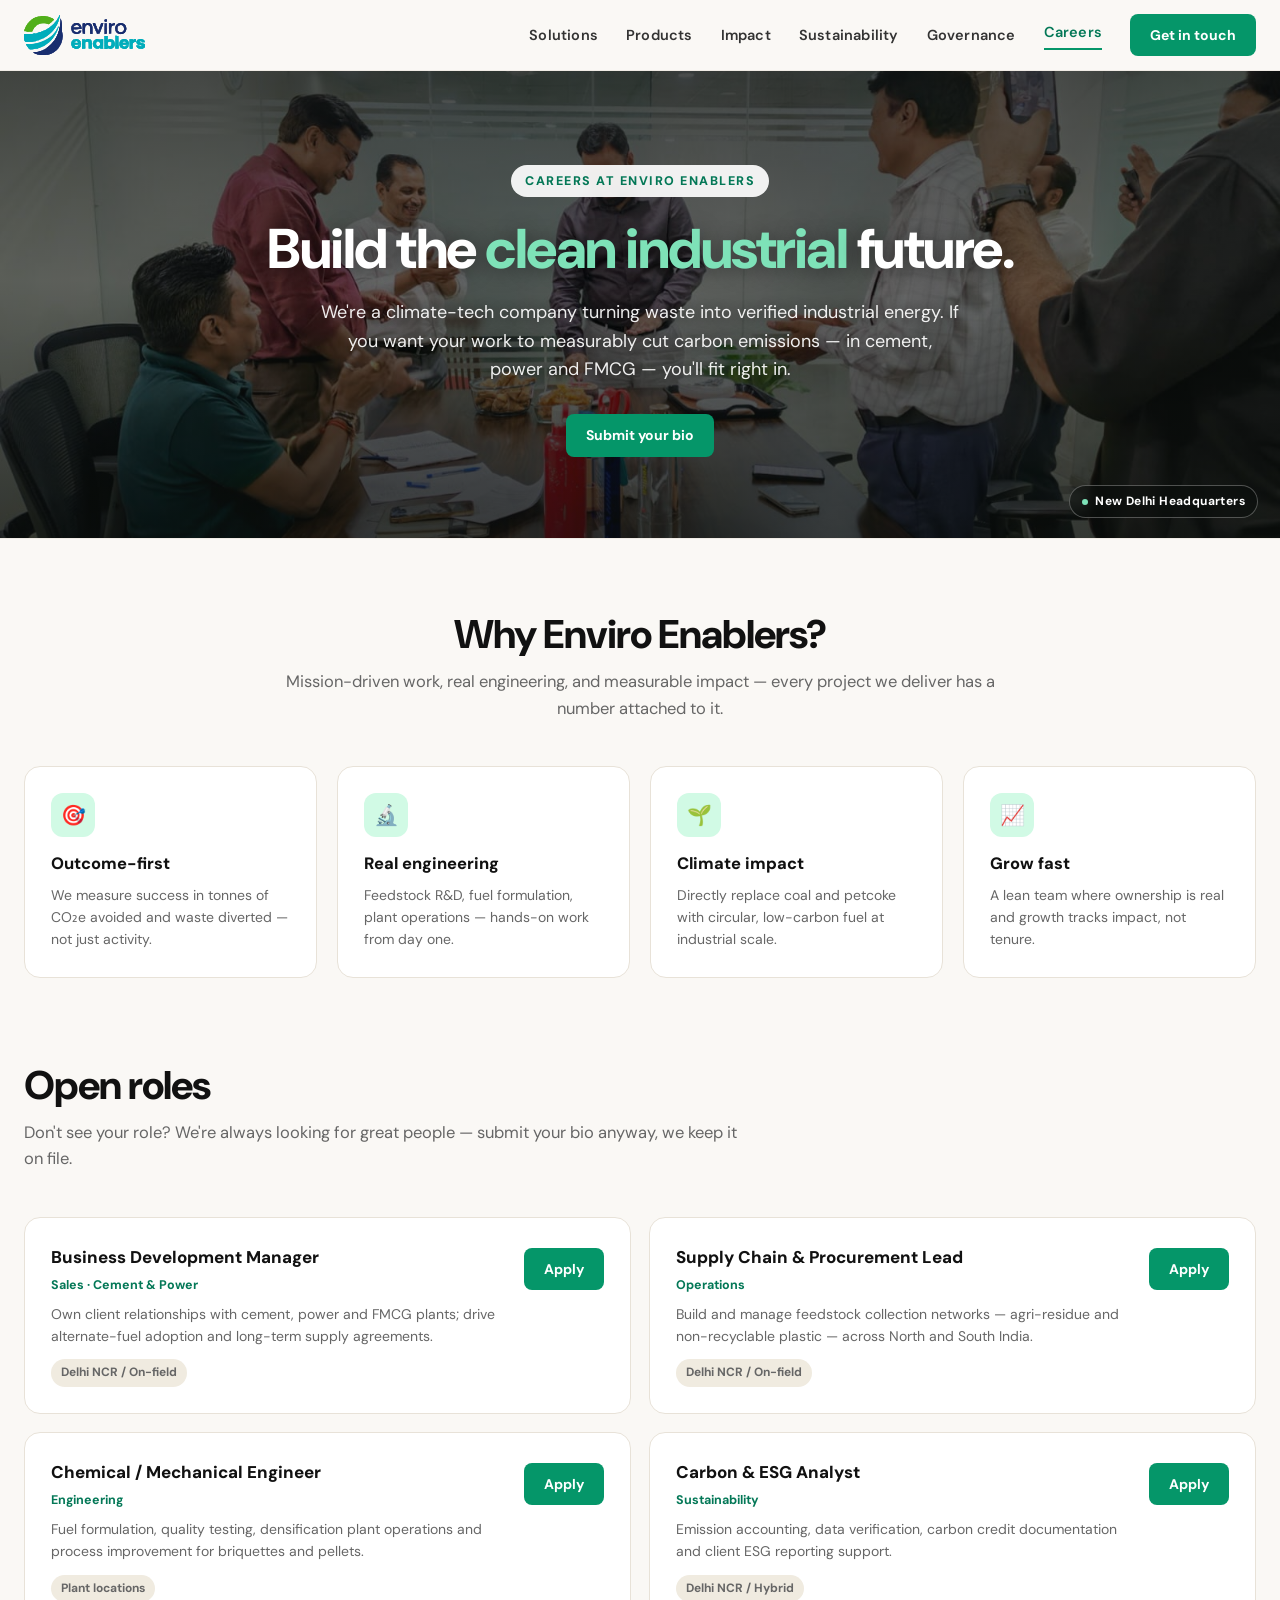
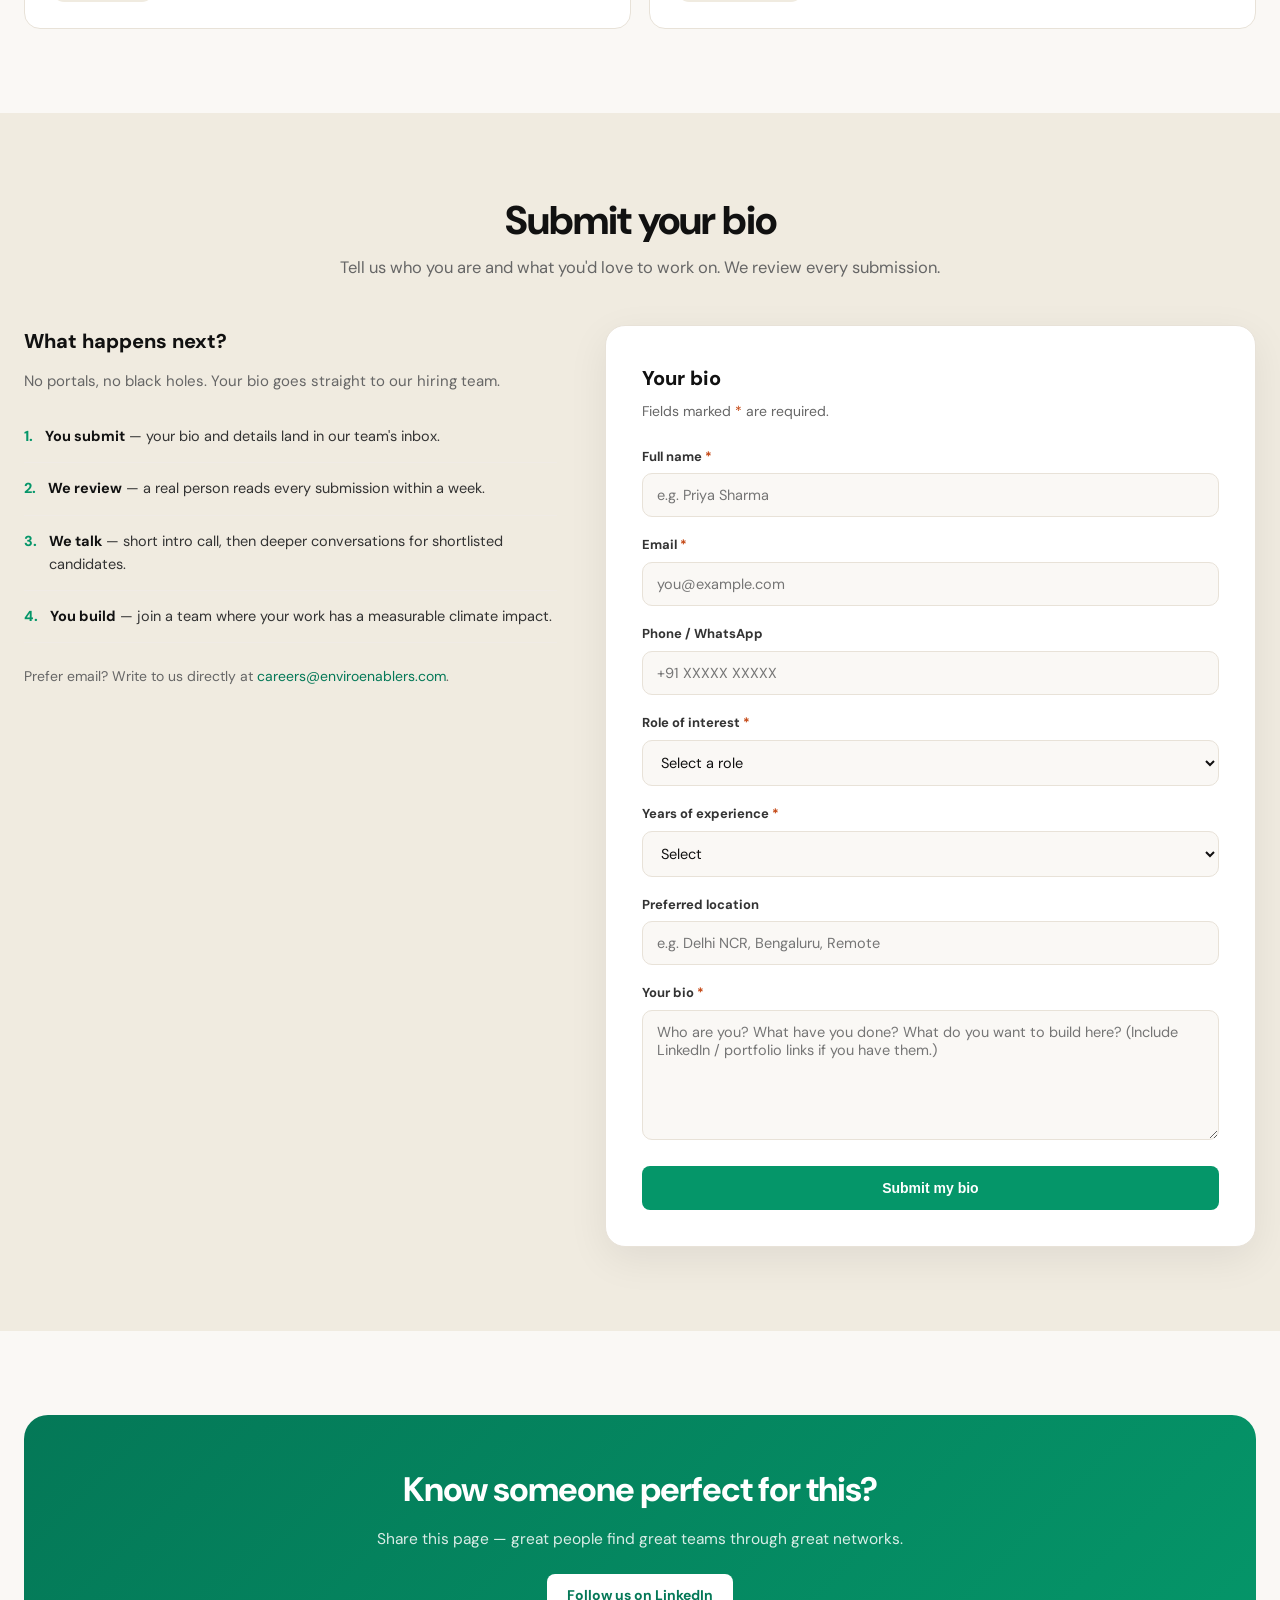
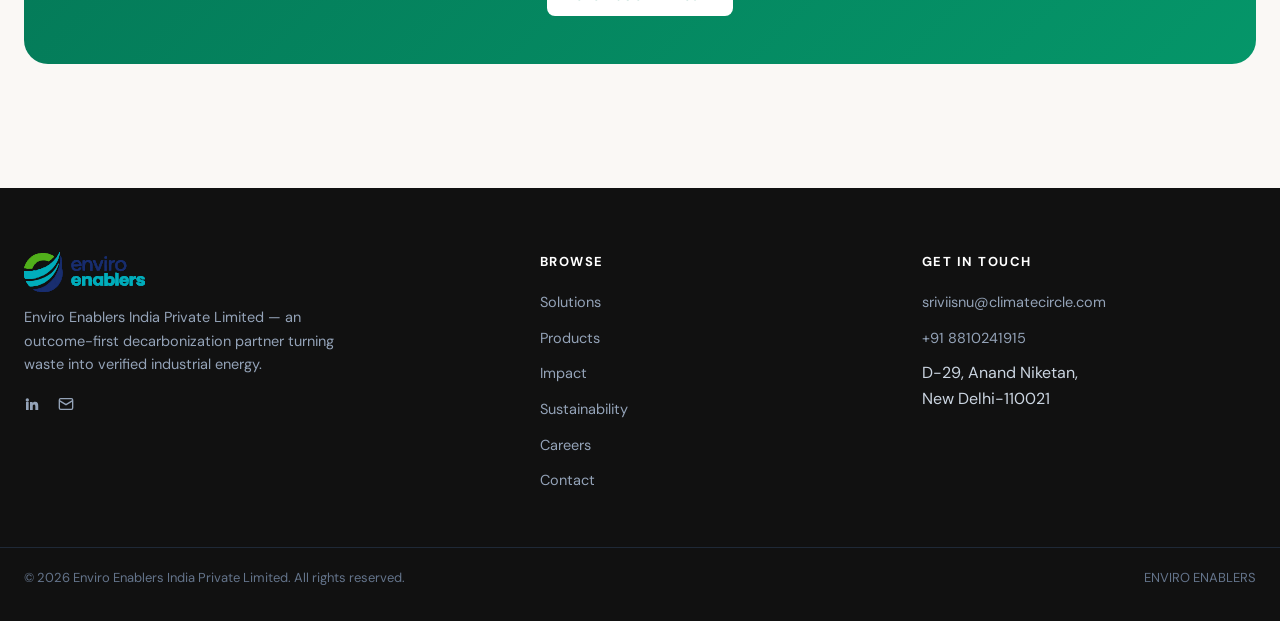
<file: careers.html>
<!DOCTYPE html>
<html lang="en">
<head>
    <meta charset="UTF-8" />
    <meta name="viewport" content="width=device-width, initial-scale=1.0" />
    <title>Careers — ENVIRO ENABLERS | Build a Cleaner Future</title>
    <meta name="description" content="Join Enviro Enablers — careers in climate-tech, waste-to-energy and industrial decarbonization. Submit your bio and let's build a cleaner future together." />
    <link rel="canonical" href="https://www.enviroenablers.com/careers.html" />
    <link rel="icon" type="image/png" sizes="32x32" href="/favicon-32x32.png" />
    <link rel="icon" type="image/svg+xml" href="/favicon.svg" />
    <meta property="og:type" content="website" />
    <meta property="og:url" content="https://www.enviroenablers.com/careers.html" />
    <meta property="og:title" content="Careers — ENVIRO ENABLERS" />
    <meta property="og:description" content="Work at the intersection of climate action and industry. Submit your bio to Enviro Enablers." />
    <meta property="og:image" content="https://www.enviroenablers.com/assets/careers-team-1600.jpg" />
    <meta name="twitter:card" content="summary_large_image" />
    <link rel="preconnect" href="https://fonts.googleapis.com" />
    <link rel="preconnect" href="https://fonts.gstatic.com" crossorigin />
    <link href="https://fonts.googleapis.com/css2?family=DM+Sans:opsz,wght@9..40,400;9..40,500;9..40,600;9..40,700;9..40,800&display=swap" rel="stylesheet" />
    <style>
        :root {
            --paper: #faf8f5;
            --sand: #f0ebe0;
            --clay: #e5dcd0;
            --ink: #111111;
            --ink-light: #333333;
            --ink-muted: #666666;
            --ink-faint: #999999;
            --emerald: #059669;
            --emerald-light: #10b981;
            --emerald-pale: #d1fae5;
            --emerald-deep: #047857;
            --rust: #c2410c;
            --rust-light: #ea580c;
            --rust-pale: #ffedd5;
            --slate: #1e293b;
            --slate-light: #334155;
            --white: #ffffff;
            --border: #e8e2d8;
            --border-light: #f0ebe5;
            --shadow-sm: 0 1px 2px rgba(0, 0, 0, 0.03);
            --shadow: 0 4px 20px rgba(0, 0, 0, 0.05);
            --shadow-lg: 0 12px 40px rgba(0, 0, 0, 0.07);
            --maxw: 1280px;
            --ease: cubic-bezier(0.22, 1, 0.36, 1);
        }
        *, *::before, *::after { box-sizing: border-box; margin: 0; padding: 0; }
        html { scroll-behavior: smooth; }
        body {
            font-family: 'DM Sans', system-ui, sans-serif;
            background: var(--paper);
            color: var(--ink);
            line-height: 1.6;
            -webkit-font-smoothing: antialiased;
        }
        .maxw { max-width: var(--maxw); margin: 0 auto; padding: 0 24px; }
        a { color: var(--emerald-deep); text-decoration: none; }
        a:hover { color: var(--emerald-light); }

        /* NAV */
        header { position: sticky; top: 0; z-index: 50; background: rgba(250, 248, 245, 0.92); backdrop-filter: blur(10px); border-bottom: 1px solid var(--border-light); }
        nav { max-width: var(--maxw); margin: 0 auto; padding: 14px 24px; display: flex; align-items: center; justify-content: space-between; }
        .brand { display: flex; align-items: center; }
        .brand-logo { height: 40px; width: auto; }
        .navlinks { display: flex; align-items: center; gap: 28px; }
        .navlinks a.nl { color: var(--ink-light); font-size: 14.5px; font-weight: 600; letter-spacing: 0.2px; transition: color .2s; }
        .navlinks a.nl:hover { color: var(--emerald); }
        .navlinks a.nl.active { color: var(--emerald-deep); border-bottom: 2px solid var(--emerald); padding-bottom: 4px; }
        .btn { display: inline-block; background: var(--emerald); color: #fff !important; padding: 10px 20px; border-radius: 8px; font-size: 14px; font-weight: 700; transition: background .2s, transform .15s; border: 0; cursor: pointer; }
        .btn:hover { background: var(--emerald-deep); transform: translateY(-1px); }
        .menu-btn { display: none; background: none; border: 0; cursor: pointer; color: var(--ink); }
        .mobnav { display: none; }
        @media (max-width: 900px) {
            .navlinks { display: none; }
            .menu-btn { display: block; }
            .mobnav { display: flex; flex-direction: column; gap: 0; background: var(--paper); border-top: 1px solid var(--border-light); padding: 8px 24px 16px; }
            .mobnav.closed { display: none; }
            .mobnav a { padding: 12px 0; color: var(--ink-light); font-weight: 600; font-size: 15px; border-bottom: 1px solid var(--border-light); }
            .mobnav a:last-child { border-bottom: 0; }
        }

        /* HERO */
        .hero { position: relative; min-height: 52vh; display: flex; align-items: center; padding: 92px 0 80px; text-align: center; background: #0f1210 url('assets/careers-team-1600.jpg') center 38% / cover no-repeat; border-bottom: 1px solid var(--border-light); }
        .hero::before { content: ''; position: absolute; inset: 0; background: linear-gradient(180deg, rgba(10,14,12,0.74) 0%, rgba(10,14,12,0.62) 45%, rgba(10,14,12,0.80) 100%); }
        .hero .maxw { position: relative; z-index: 2; width: 100%; }
        .hq { position: absolute; right: 22px; bottom: 20px; z-index: 3; display: inline-flex; align-items: center; gap: 7px; background: rgba(10,14,12,0.55); border: 1px solid rgba(255,255,255,0.28); color: #fff; font-size: 12px; font-weight: 700; letter-spacing: .4px; padding: 6px 12px; border-radius: 999px; backdrop-filter: blur(6px); }
        .hq i { width: 6px; height: 6px; border-radius: 50%; background: #7ee2b8; display: block; }
        @media (max-width: 700px) { .hq { right: 12px; bottom: 12px; font-size: 10.5px; padding: 5px 10px; } }
        .hero h1, .hero h1 em { color: #fff; text-shadow: 0 2px 22px rgba(0,0,0,0.45); }
        .kicker { display: inline-block; background: rgba(255,255,255,0.92); color: var(--emerald-deep); backdrop-filter: blur(4px); font-size: 12.5px; font-weight: 800; letter-spacing: 1.5px; text-transform: uppercase; padding: 6px 14px; border-radius: 999px; margin-bottom: 22px; }
        .hero h1 { font-size: clamp(34px, 4.6vw, 56px); line-height: 1.08; font-weight: 800; letter-spacing: -1.5px; margin-bottom: 18px; max-width: 760px; margin-left: auto; margin-right: auto; }
        .hero h1 em { font-style: normal; color: #7ee2b8; }
        .hero p.lede { font-size: 18px; color: rgba(255,255,255,0.92); max-width: 640px; margin: 0 auto 30px; text-shadow: 0 1px 12px rgba(0,0,0,0.45); }



        /* VALUES */
        section { padding: 84px 0; }
        .sec-head { max-width: 720px; margin-bottom: 44px; }
        .sec-head.center { margin-left: auto; margin-right: auto; text-align: center; }
        .sec-head h2 { font-size: clamp(28px, 3.4vw, 40px); font-weight: 800; letter-spacing: -1px; line-height: 1.15; margin-bottom: 12px; }
        .sec-head p { color: var(--ink-muted); font-size: 16.5px; }
        .value-grid { display: grid; grid-template-columns: repeat(4, 1fr); gap: 20px; }
        .value { background: var(--white); border: 1px solid var(--border); border-radius: 16px; padding: 26px; }
        .value .ico { width: 44px; height: 44px; border-radius: 12px; display: flex; align-items: center; justify-content: center; background: var(--emerald-pale); color: var(--emerald-deep); font-size: 20px; font-weight: 800; margin-bottom: 14px; }
        .value h3 { font-size: 16.5px; font-weight: 800; margin-bottom: 6px; }
        .value p { font-size: 14px; color: var(--ink-muted); }

        /* OPEN ROLES */
        .roles { display: grid; grid-template-columns: 1fr 1fr; gap: 18px; }
        .role { background: var(--white); border: 1px solid var(--border); border-radius: 16px; padding: 26px; display: flex; justify-content: space-between; gap: 16px; align-items: flex-start; transition: box-shadow .2s; }
        .role:hover { box-shadow: var(--shadow); }
        .role h3 { font-size: 17px; font-weight: 800; margin-bottom: 4px; }
        .role .dept { font-size: 12.5px; color: var(--emerald-deep); font-weight: 700; margin-bottom: 8px; }
        .role p { font-size: 14px; color: var(--ink-muted); }
        .role .loc { display: inline-block; margin-top: 12px; font-size: 12px; font-weight: 700; color: var(--ink-muted); background: var(--sand); padding: 4px 10px; border-radius: 999px; }
        .role .apply { flex-shrink: 0; margin-top: 4px; }

        /* FORM */
        .form-wrap { display: grid; grid-template-columns: 0.9fr 1.1fr; gap: 48px; align-items: start; }
        .form-card { background: var(--white); border: 1px solid var(--border); border-radius: 20px; padding: 36px; box-shadow: var(--shadow-lg); }
        .form-card h3 { font-size: 20px; font-weight: 800; margin-bottom: 6px; }
        .form-card .sub { color: var(--ink-muted); font-size: 14px; margin-bottom: 24px; }
        .field { margin-bottom: 18px; }
        .field label { display: block; font-size: 13px; font-weight: 700; color: var(--ink-light); margin-bottom: 6px; }
        .field label span { color: var(--rust); }
        .field input, .field select, .field textarea {
            width: 100%; padding: 12px 14px; border: 1.5px solid var(--border); border-radius: 10px;
            font-family: inherit; font-size: 14.5px; color: var(--ink); background: var(--paper); transition: border-color .2s, box-shadow .2s;
        }
        .field input:focus, .field select:focus, .field textarea:focus { outline: none; border-color: var(--emerald); box-shadow: 0 0 0 3px var(--emerald-pale); }
        .field textarea { resize: vertical; min-height: 130px; }
        .form-note { font-size: 12.5px; color: var(--ink-faint); margin-top: 14px; }
        .form-side h3 { font-size: 20px; font-weight: 800; margin-bottom: 12px; }
        .form-side p { color: var(--ink-muted); font-size: 15px; margin-bottom: 18px; }
        .form-side ul { list-style: none; }
        .form-side li { padding: 14px 0; border-bottom: 1px solid var(--border-light); display: flex; gap: 12px; align-items: flex-start; font-size: 14.5px; color: var(--ink-light); }
        .form-side li b { color: var(--ink); }
        .form-side .dot { color: var(--emerald); font-weight: 800; }

        /* CTA */
        .cta { background: linear-gradient(135deg, var(--emerald-deep), var(--emerald)); border-radius: 24px; padding: 48px; color: #fff; text-align: center; }
        .cta h2 { font-size: clamp(26px, 3vw, 34px); font-weight: 800; letter-spacing: -1px; margin-bottom: 10px; }
        .cta p { color: rgba(255, 255, 255, 0.85); max-width: 560px; margin: 0 auto 22px; font-size: 15.5px; }
        .cta a.btn { background: #fff; color: var(--emerald-deep) !important; }

        /* FOOTER */
        footer { background: var(--ink); color: #cbd5e1; padding: 64px 0 32px; margin-top: 40px; }
        .footer-grid { max-width: var(--maxw); margin: 0 auto; padding: 0 24px; display: grid; grid-template-columns: 1.4fr 1fr 1fr; gap: 48px; }
        .footer-grid h5 { color: #fff; font-size: 13px; text-transform: uppercase; letter-spacing: 1.5px; margin-bottom: 16px; }
        .footer-grid ul { list-style: none; }
        .footer-grid ul li { margin-bottom: 10px; }
        .footer-grid ul a { color: #94a3b8; font-size: 14.5px; }
        .footer-grid ul a:hover { color: var(--emerald-light); }
        .brand-desc { color: #94a3b8; font-size: 14.5px; margin: 14px 0 18px; max-width: 320px; }
        .socials a { color: #94a3b8; margin-right: 14px; display: inline-block; }
        .socials a:hover { color: var(--emerald-light); }
        .footer-bottom { max-width: var(--maxw); margin: 44px auto 0; padding: 20px 24px 0; border-top: 1px solid #1f2937; display: flex; justify-content: space-between; font-size: 13px; color: #64748b; flex-wrap: wrap; gap: 8px; }
        @media (max-width: 900px) {
            .value-grid { grid-template-columns: 1fr 1fr; }
            .roles { grid-template-columns: 1fr; }
            .form-wrap { grid-template-columns: 1fr; }
            .footer-grid { grid-template-columns: 1fr; gap: 32px; }
        }
        @media (max-width: 560px) { .value-grid { grid-template-columns: 1fr; } .cta { padding: 36px 24px; } .form-card { padding: 26px; } }
    </style>
</head>
<body>

    <header>
        <nav>
            <a class="brand" href="index.html">
                <img class="brand-logo" src="logo.svg" alt="Enviro Enablers">
            </a>
            <div class="navlinks">
                <a class="nl" href="index.html#solutions">Solutions</a>
                <a class="nl" href="index.html#products">Products</a>
                <a class="nl" href="index.html#impact">Impact</a>
                <a class="nl" href="sustainability.html">Sustainability</a>
                <a class="nl" href="governance.html">Governance</a>
                <a class="nl active" href="careers.html">Careers</a>
                <a class="btn nav-cta" href="index.html#contact">Get in touch</a>
            </div>
            <button class="menu-btn" id="menuBtn" aria-label="Menu" aria-expanded="false" onclick="toggleMenu()">
                <svg width="26" height="26" viewBox="0 0 24 24" fill="none" stroke="currentColor" stroke-width="2.2"><line x1="3" y1="6" x2="21" y2="6"/><line x1="3" y1="12" x2="21" y2="12"/><line x1="3" y1="18" x2="21" y2="18"/></svg>
            </button>
        </nav>
        <div id="mobnav" class="mobnav closed">
            <a href="index.html#solutions" onclick="closeMenu()">Solutions</a>
            <a href="index.html#products" onclick="closeMenu()">Products</a>
            <a href="index.html#impact" onclick="closeMenu()">Impact</a>
            <a href="sustainability.html" onclick="closeMenu()">Sustainability</a>
            <a href="governance.html" onclick="closeMenu()">Governance</a>
            <a href="careers.html" onclick="closeMenu()">Careers</a>
            <a href="index.html#contact" onclick="closeMenu()">Contact</a>
        </div>
    </header>

    <!-- HERO -->
    <div class="hero">
        <div class="maxw">
            <span class="kicker">Careers at Enviro Enablers</span>
            <h1>Build the <em>clean industrial</em> future.</h1>
            <p class="lede">We're a climate-tech company turning waste into verified industrial energy. If you want your work to measurably cut carbon emissions — in cement, power and FMCG — you'll fit right in.</p>
            <a class="btn" href="#apply">Submit your bio</a>
        </div>
        <span class="hq"><i></i>New Delhi Headquarters</span>
    </div>



    <!-- VALUES -->
    <section style="padding-top:72px;">
        <div class="maxw">
            <div class="sec-head center">
                <h2>Why Enviro Enablers?</h2>
                <p>Mission-driven work, real engineering, and measurable impact — every project we deliver has a number attached to it.</p>
            </div>
            <div class="value-grid">
                <div class="value">
                    <div class="ico">🎯</div>
                    <h3>Outcome-first</h3>
                    <p>We measure success in tonnes of CO₂e avoided and waste diverted — not just activity.</p>
                </div>
                <div class="value">
                    <div class="ico">🔬</div>
                    <h3>Real engineering</h3>
                    <p>Feedstock R&D, fuel formulation, plant operations — hands-on work from day one.</p>
                </div>
                <div class="value">
                    <div class="ico">🌱</div>
                    <h3>Climate impact</h3>
                    <p>Directly replace coal and petcoke with circular, low-carbon fuel at industrial scale.</p>
                </div>
                <div class="value">
                    <div class="ico">📈</div>
                    <h3>Grow fast</h3>
                    <p>A lean team where ownership is real and growth tracks impact, not tenure.</p>
                </div>
            </div>
        </div>
    </section>

    <!-- OPEN ROLES -->
    <section style="padding-top:0;">
        <div class="maxw">
            <div class="sec-head">
                <h2>Open roles</h2>
                <p>Don't see your role? We're always looking for great people — submit your bio anyway, we keep it on file.</p>
            </div>
            <div class="roles">
                <div class="role">
                    <div>
                        <h3>Business Development Manager</h3>
                        <div class="dept">Sales · Cement &amp; Power</div>
                        <p>Own client relationships with cement, power and FMCG plants; drive alternate-fuel adoption and long-term supply agreements.</p>
                        <span class="loc">Delhi NCR / On-field</span>
                    </div>
                    <a class="btn apply" href="#apply">Apply</a>
                </div>
                <div class="role">
                    <div>
                        <h3>Supply Chain &amp; Procurement Lead</h3>
                        <div class="dept">Operations</div>
                        <p>Build and manage feedstock collection networks — agri-residue and non-recyclable plastic — across North and South India.</p>
                        <span class="loc">Delhi NCR / On-field</span>
                    </div>
                    <a class="btn apply" href="#apply">Apply</a>
                </div>
                <div class="role">
                    <div>
                        <h3>Chemical / Mechanical Engineer</h3>
                        <div class="dept">Engineering</div>
                        <p>Fuel formulation, quality testing, densification plant operations and process improvement for briquettes and pellets.</p>
                        <span class="loc">Plant locations</span>
                    </div>
                    <a class="btn apply" href="#apply">Apply</a>
                </div>
                <div class="role">
                    <div>
                        <h3>Carbon &amp; ESG Analyst</h3>
                        <div class="dept">Sustainability</div>
                        <p>Emission accounting, data verification, carbon credit documentation and client ESG reporting support.</p>
                        <span class="loc">Delhi NCR / Hybrid</span>
                    </div>
                    <a class="btn apply" href="#apply">Apply</a>
                </div>
            </div>
        </div>
    </section>

    <!-- APPLY FORM -->
    <section id="apply" style="background:var(--sand);">
        <div class="maxw">
            <div class="sec-head center">
                <h2>Submit your bio</h2>
                <p>Tell us who you are and what you'd love to work on. We review every submission.</p>
            </div>
            <div class="form-wrap">
                <div class="form-side">
                    <h3>What happens next?</h3>
                    <p>No portals, no black holes. Your bio goes straight to our hiring team.</p>
                    <ul>
                        <li><span class="dot">1.</span><span><b>You submit</b> — your bio and details land in our team's inbox.</span></li>
                        <li><span class="dot">2.</span><span><b>We review</b> — a real person reads every submission within a week.</span></li>
                        <li><span class="dot">3.</span><span><b>We talk</b> — short intro call, then deeper conversations for shortlisted candidates.</span></li>
                        <li><span class="dot">4.</span><span><b>You build</b> — join a team where your work has a measurable climate impact.</span></li>
                    </ul>
                    <p style="margin-top:22px;font-size:14px;color:var(--ink-muted);">Prefer email? Write to us directly at <a href="mailto:careers@enviroenablers.com">careers@enviroenablers.com</a>.</p>
                </div>
                <form class="form-card" id="careerForm" onsubmit="return submitBio(event)">
                    <h3>Your bio</h3>
                    <p class="sub">Fields marked <span style="color:var(--rust);">*</span> are required.</p>
                    <div class="field">
                        <label for="name">Full name <span>*</span></label>
                        <input type="text" id="name" name="name" required placeholder="e.g. Priya Sharma" />
                    </div>
                    <div class="field">
                        <label for="email">Email <span>*</span></label>
                        <input type="email" id="email" name="email" required placeholder="you@example.com" />
                    </div>
                    <div class="field">
                        <label for="phone">Phone / WhatsApp</label>
                        <input type="tel" id="phone" name="phone" placeholder="+91 XXXXX XXXXX" />
                    </div>
                    <div class="field">
                        <label for="role">Role of interest <span>*</span></label>
                        <select id="role" name="role" required>
                            <option value="">Select a role</option>
                            <option>Business Development Manager</option>
                            <option>Supply Chain &amp; Procurement Lead</option>
                            <option>Chemical / Mechanical Engineer</option>
                            <option>Carbon &amp; ESG Analyst</option>
                            <option>Operations / Plant</option>
                            <option>Finance &amp; Accounts</option>
                            <option>Other / Open to anything</option>
                        </select>
                    </div>
                    <div class="field">
                        <label for="experience">Years of experience <span>*</span></label>
                        <select id="experience" name="experience" required>
                            <option value="">Select</option>
                            <option>0–2 years</option>
                            <option>2–5 years</option>
                            <option>5–10 years</option>
                            <option>10+ years</option>
                        </select>
                    </div>
                    <div class="field">
                        <label for="location">Preferred location</label>
                        <input type="text" id="location" name="location" placeholder="e.g. Delhi NCR, Bengaluru, Remote" />
                    </div>
                    <div class="field">
                        <label for="bio">Your bio <span>*</span></label>
                        <textarea id="bio" name="bio" required placeholder="Who are you? What have you done? What do you want to build here? (Include LinkedIn / portfolio links if you have them.)"></textarea>
                    </div>
                    <button type="submit" class="btn" style="width:100%;padding:14px;">Submit my bio</button>
                    <p class="form-note" id="formMsg" style="display:none;"></p>
                </form>
            </div>
        </div>
    </section>

    <!-- CTA -->
    <section>
        <div class="maxw">
            <div class="cta">
                <h2>Know someone perfect for this?</h2>
                <p>Share this page — great people find great teams through great networks.</p>
                <a class="btn" href="https://www.linkedin.com/company/enviro-enablers" target="_blank" rel="noopener">Follow us on LinkedIn</a>
            </div>
        </div>
    </section>

    <!-- FOOTER -->
    <footer>
        <div class="footer-grid">
            <div>
                <a class="brand" href="index.html">
                    <img class="brand-logo" src="logo.svg" alt="Enviro Enablers">
                </a>
                <p class="brand-desc">Enviro Enablers India Private Limited — an outcome-first decarbonization partner turning waste into verified industrial energy.</p>
                <div class="socials">
                    <a href="https://in.linkedin.com/company/enviro-enablers" target="_blank" rel="noopener" aria-label="LinkedIn"><svg width="16" height="16" viewBox="0 0 24 24" fill="currentColor"><path d="M4.98 3.5a2.5 2.5 0 11-.02 5 2.5 2.5 0 01.02-5zM3 9h4v12H3zM9 9h3.8v1.7h.05c.53-1 1.83-2.05 3.77-2.05 4 0 4.75 2.64 4.75 6.07V21H17v-5.4c0-1.29-.02-2.95-1.8-2.95-1.8 0-2.07 1.4-2.07 2.85V21H9z"/></svg></a>
                    <a href="mailto:sriviisnu@climatecircle.com" aria-label="Email"><svg width="16" height="16" viewBox="0 0 24 24" fill="none" stroke="currentColor" stroke-width="2"><rect x="2" y="4" width="20" height="16" rx="2"/><path d="M22 7l-10 6L2 7"/></svg></a>
                </div>
            </div>
            <div>
                <h5>Browse</h5>
                <ul>
                    <li><a href="index.html#solutions">Solutions</a></li>
                    <li><a href="index.html#products">Products</a></li>
                    <li><a href="index.html#impact">Impact</a></li>
                    <li><a href="sustainability.html">Sustainability</a></li>
                    <li><a href="careers.html">Careers</a></li>
                    <li><a href="index.html#contact">Contact</a></li>
                </ul>
            </div>
            <div>
                <h5>Get in touch</h5>
                <ul>
                    <li><a href="mailto:sriviisnu@climatecircle.com">sriviisnu@climatecircle.com</a></li>
                    <li><a href="tel:+918810241915">+91 8810241915</a></li>
                    <li>D-29, Anand Niketan,<br>New Delhi-110021</li>
                </ul>
            </div>
        </div>
        <div class="footer-bottom">
            <span>© 2026 Enviro Enablers India Private Limited. All rights reserved.</span>
            <span>ENVIRO ENABLERS</span>
        </div>
    </footer>

    <script>
        function toggleMenu() {
            document.getElementById('mobnav').classList.toggle('closed');
        }
        function closeMenu() {
            document.getElementById('mobnav').classList.add('closed');
        }
        function submitBio(e) {
            e.preventDefault();
            const name = document.getElementById('name').value.trim();
            const email = document.getElementById('email').value.trim();
            const phone = document.getElementById('phone').value.trim();
            const role = document.getElementById('role').value;
            const exp = document.getElementById('experience').value;
            const loc = document.getElementById('location').value.trim();
            const bio = document.getElementById('bio').value.trim();
            if (!name || !email || !role || !exp || !bio) return false;

            const subject = encodeURIComponent('Career Application — ' + name + ' (' + role + ')');
            const body = encodeURIComponent(
                'Name: ' + name + '\n' +
                'Email: ' + email + '\n' +
                (phone ? 'Phone: ' + phone + '\n' : '') +
                'Role of interest: ' + role + '\n' +
                'Experience: ' + exp + '\n' +
                (loc ? 'Preferred location: ' + loc + '\n' : '') +
                '\n--- BIO ---\n' + bio + '\n'
            );
            const msg = document.getElementById('formMsg');
            msg.style.display = 'block';
            msg.textContent = 'Opening your email app — please press send to complete your submission.';
            msg.style.color = 'var(--emerald-deep)';
            window.location.href = 'mailto:careers@enviroenablers.com?subject=' + subject + '&body=' + body;
            return false;
        }
    </script>
</body>
</html>
</file>
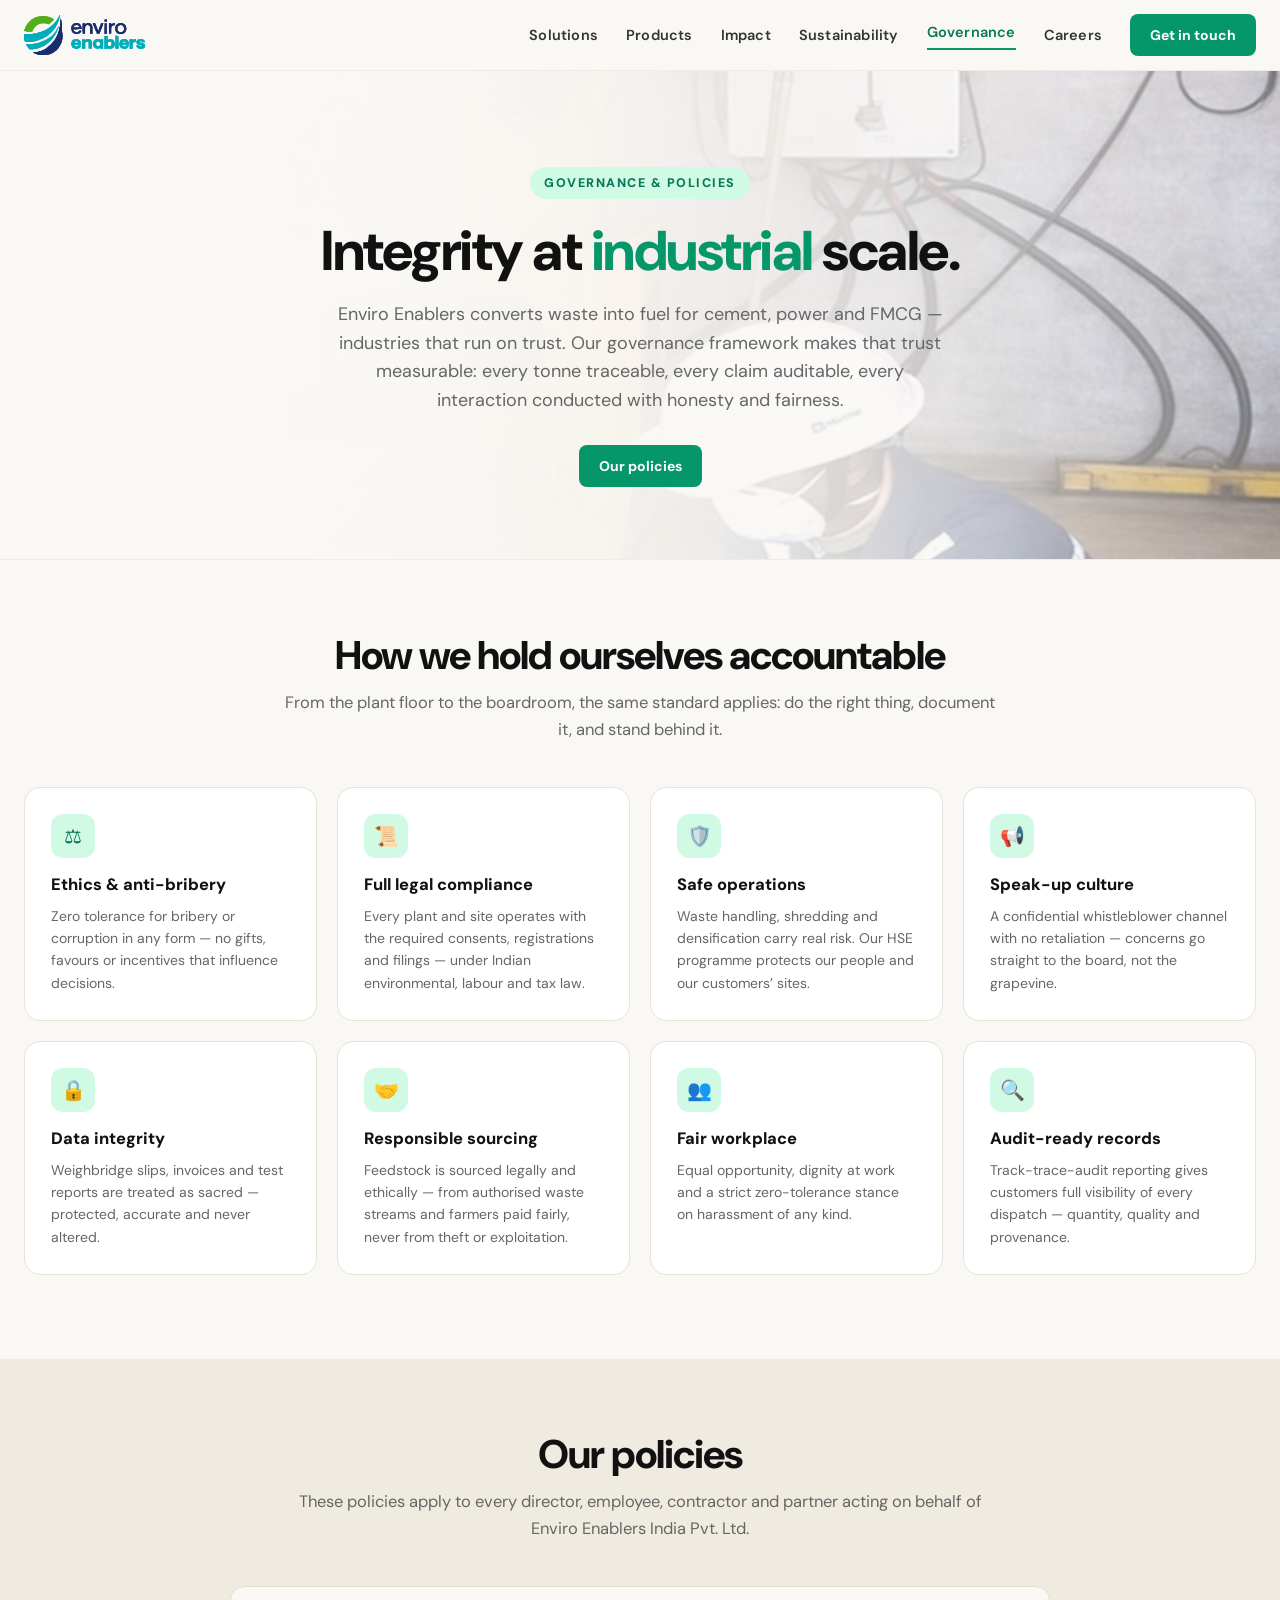
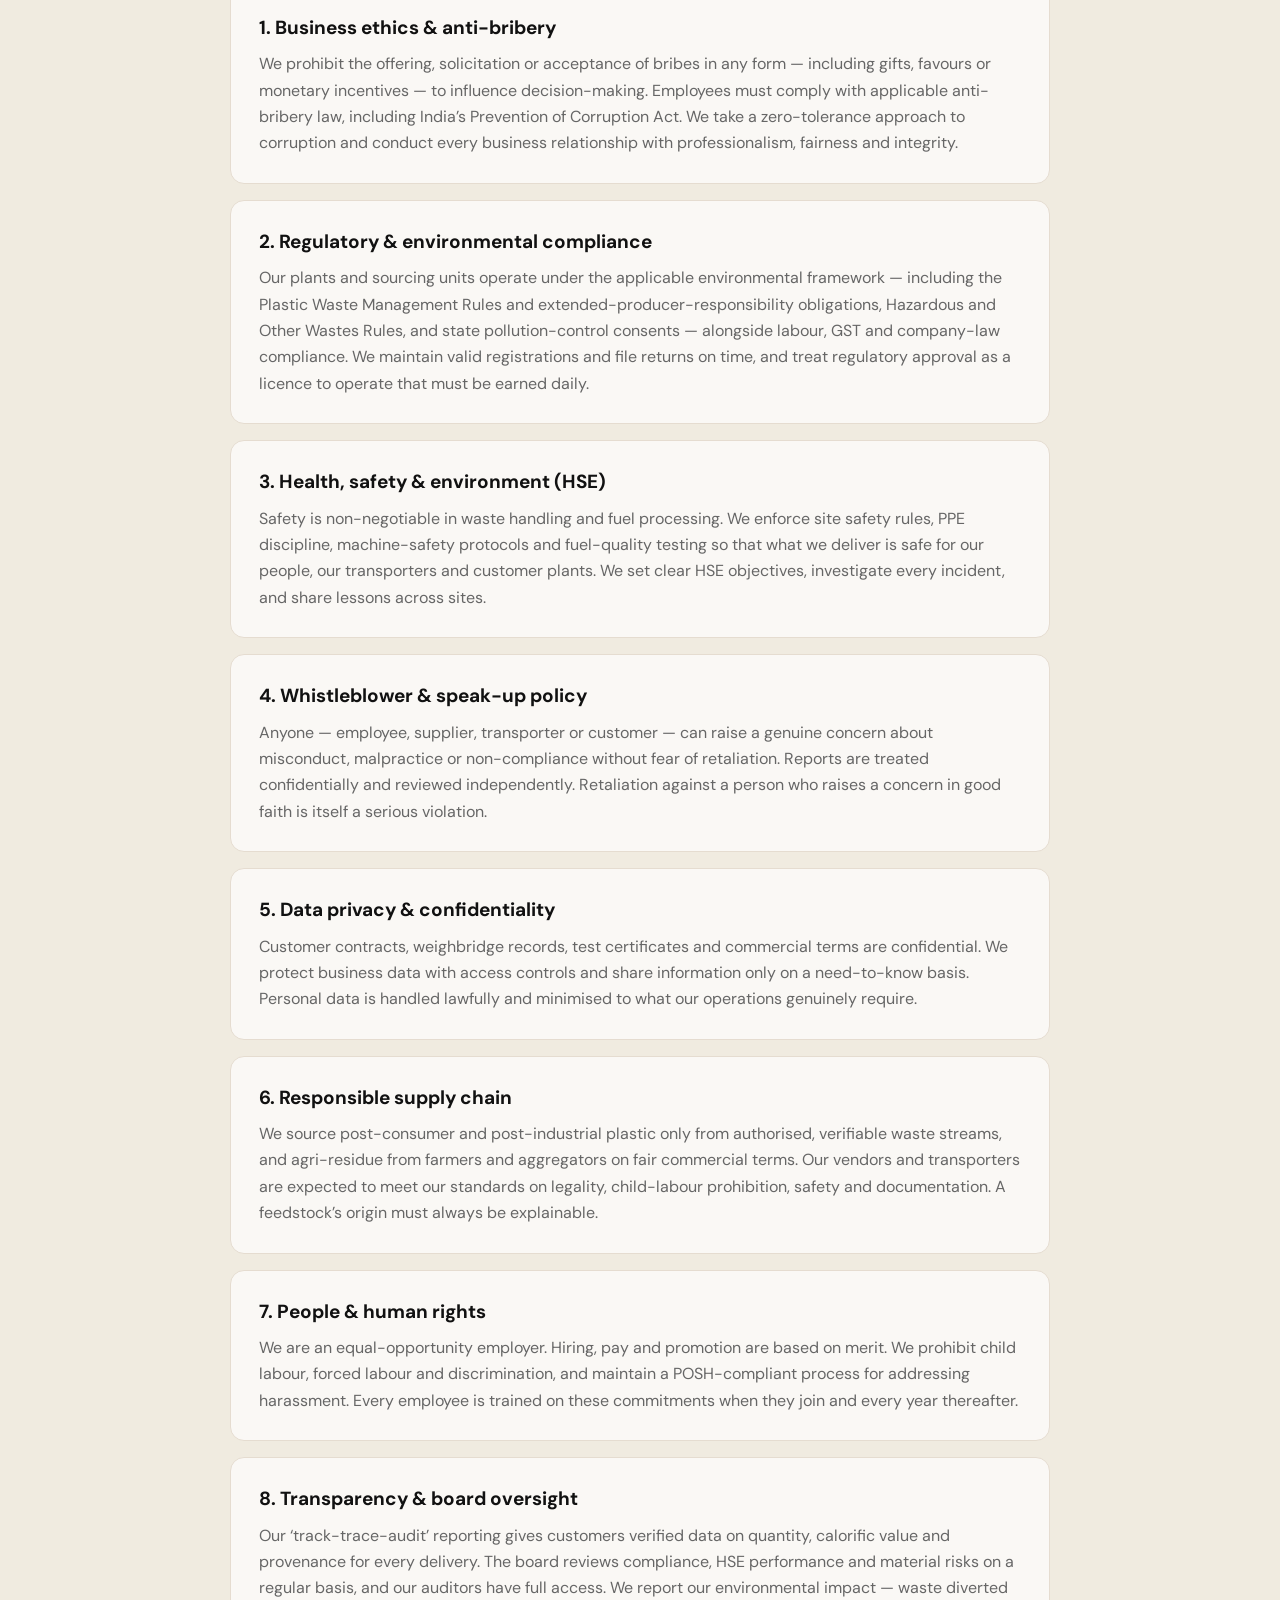
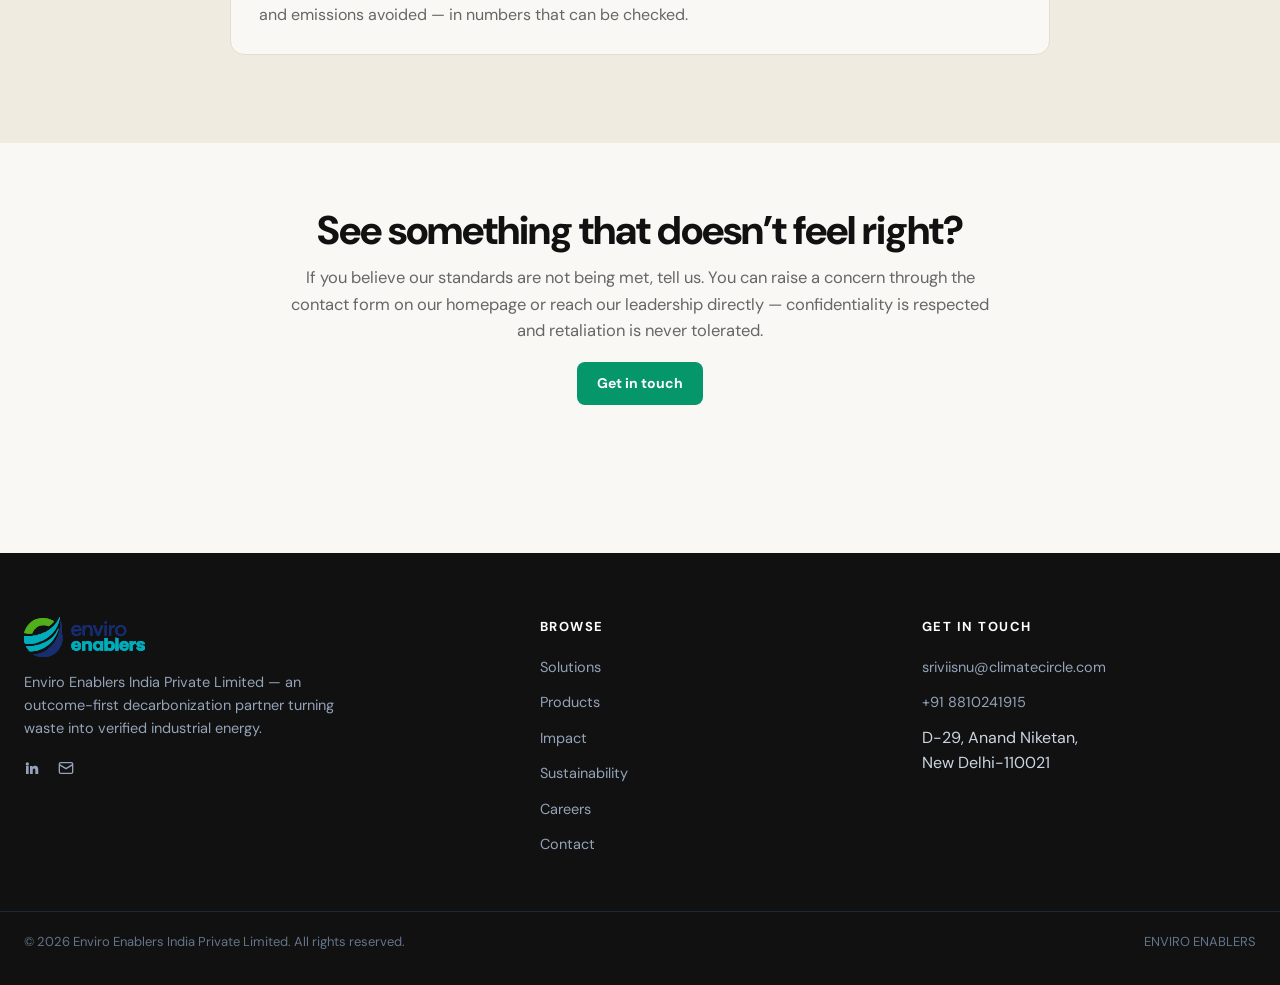
<file: governance.html>
<!DOCTYPE html>
<html lang="en">
<head>
    <meta charset="UTF-8" />
    <meta name="viewport" content="width=device-width, initial-scale=1.0" />
    <title>Governance & Policies — ENVIRO ENABLERS</title>
    <meta name="description" content="Enviro Enablers governance — ethics, anti-bribery, regulatory & environmental compliance, HSE, whistleblower protection and responsible supply chains across our India operations." />
    <link rel="canonical" href="https://www.enviroenablers.com/governance.html" />
    <link rel="icon" type="image/png" sizes="32x32" href="/favicon-32x32.png" />
    <link rel="icon" type="image/svg+xml" href="/favicon.svg" />
    <meta property="og:type" content="website" />
    <meta property="og:url" content="https://www.enviroenablers.com/governance.html" />
    <meta property="og:title" content="Governance & Policies — ENVIRO ENABLERS" />
    <meta property="og:description" content="How Enviro Enablers runs with integrity — ethics, compliance, HSE, whistleblower protection and responsible supply chains." />
    <meta property="og:image" content="https://www.enviroenablers.com/og-image.png" />
    <meta name="twitter:card" content="summary_large_image" />
    <link rel="preconnect" href="https://fonts.googleapis.com" />
    <link rel="preconnect" href="https://fonts.gstatic.com" crossorigin />
    <link href="https://fonts.googleapis.com/css2?family=DM+Sans:opsz,wght@9..40,400;9..40,500;9..40,600;9..40,700;9..40,800&display=swap" rel="stylesheet" />
    <style>
        :root {
            --paper: #faf8f5;
            --sand: #f0ebe0;
            --clay: #e5dcd0;
            --ink: #111111;
            --ink-light: #333333;
            --ink-muted: #666666;
            --ink-faint: #999999;
            --emerald: #059669;
            --emerald-light: #10b981;
            --emerald-pale: #d1fae5;
            --emerald-deep: #047857;
            --rust: #c2410c;
            --rust-light: #ea580c;
            --rust-pale: #ffedd5;
            --slate: #1e293b;
            --slate-light: #334155;
            --white: #ffffff;
            --border: #e8e2d8;
            --border-light: #f0ebe5;
            --shadow-sm: 0 1px 2px rgba(0, 0, 0, 0.03);
            --shadow: 0 4px 20px rgba(0, 0, 0, 0.05);
            --shadow-lg: 0 12px 40px rgba(0, 0, 0, 0.07);
            --maxw: 1280px;
            --ease: cubic-bezier(0.22, 1, 0.36, 1);
        }
        *, *::before, *::after { box-sizing: border-box; margin: 0; padding: 0; }
        html { scroll-behavior: smooth; }
        body {
            font-family: 'DM Sans', system-ui, sans-serif;
            background: var(--paper);
            color: var(--ink);
            line-height: 1.6;
            -webkit-font-smoothing: antialiased;
        }
        .maxw { max-width: var(--maxw); margin: 0 auto; padding: 0 24px; }
        a { color: var(--emerald-deep); text-decoration: none; }
        a:hover { color: var(--emerald-light); }

        /* NAV */
        header { position: sticky; top: 0; z-index: 50; background: rgba(250, 248, 245, 0.92); backdrop-filter: blur(10px); border-bottom: 1px solid var(--border-light); }
        nav { max-width: var(--maxw); margin: 0 auto; padding: 14px 24px; display: flex; align-items: center; justify-content: space-between; }
        .brand { display: flex; align-items: center; }
        .brand-logo { height: 40px; width: auto; }
        .navlinks { display: flex; align-items: center; gap: 28px; }
        .navlinks a.nl { color: var(--ink-light); font-size: 14.5px; font-weight: 600; letter-spacing: 0.2px; transition: color .2s; }
        .navlinks a.nl:hover { color: var(--emerald); }
        .navlinks a.nl.active { color: var(--emerald-deep); border-bottom: 2px solid var(--emerald); padding-bottom: 4px; }
        .btn { display: inline-block; background: var(--emerald); color: #fff !important; padding: 10px 20px; border-radius: 8px; font-size: 14px; font-weight: 700; transition: background .2s, transform .15s; border: 0; cursor: pointer; }
        .btn:hover { background: var(--emerald-deep); transform: translateY(-1px); }
        .menu-btn { display: none; background: none; border: 0; cursor: pointer; color: var(--ink); }
        .mobnav { display: none; }
        @media (max-width: 900px) {
            .navlinks { display: none; }
            .menu-btn { display: block; }
            .mobnav { display: flex; flex-direction: column; gap: 0; background: var(--paper); border-top: 1px solid var(--border-light); padding: 8px 24px 16px; }
            .mobnav.closed { display: none; }
            .mobnav a { padding: 12px 0; color: var(--ink-light); font-weight: 600; font-size: 15px; border-bottom: 1px solid var(--border-light); }
            .mobnav a:last-child { border-bottom: 0; }
        }

        /* HERO */
        .hero { padding: 96px 0 72px; background: linear-gradient(160deg, #f0fdf4 0%, var(--paper) 55%, #fffbeb 100%); border-bottom: 1px solid var(--border-light); text-align: center; }
        .kicker { display: inline-block; background: var(--emerald-pale); color: var(--emerald-deep); font-size: 12.5px; font-weight: 800; letter-spacing: 1.5px; text-transform: uppercase; padding: 6px 14px; border-radius: 999px; margin-bottom: 22px; }
        .hero h1 { font-size: clamp(34px, 4.6vw, 56px); line-height: 1.08; font-weight: 800; letter-spacing: -1.5px; margin-bottom: 18px; max-width: 760px; margin-left: auto; margin-right: auto; }
        .hero h1 em { font-style: normal; color: var(--emerald); }
        .hero p.lede { font-size: 18px; color: var(--ink-muted); max-width: 620px; margin: 0 auto 30px; }

        /* VALUES */
        section { padding: 84px 0; }
        .sec-head { max-width: 720px; margin-bottom: 44px; }
        .sec-head.center { margin-left: auto; margin-right: auto; text-align: center; }
        .sec-head h2 { font-size: clamp(28px, 3.4vw, 40px); font-weight: 800; letter-spacing: -1px; line-height: 1.15; margin-bottom: 12px; }
        .sec-head p { color: var(--ink-muted); font-size: 16.5px; }
        .value-grid { display: grid; grid-template-columns: repeat(4, 1fr); gap: 20px; }
        .value { background: var(--white); border: 1px solid var(--border); border-radius: 16px; padding: 26px; }
        .value .ico { width: 44px; height: 44px; border-radius: 12px; display: flex; align-items: center; justify-content: center; background: var(--emerald-pale); color: var(--emerald-deep); font-size: 20px; font-weight: 800; margin-bottom: 14px; }
        .value h3 { font-size: 16.5px; font-weight: 800; margin-bottom: 6px; }
        .value p { font-size: 14px; color: var(--ink-muted); }

        /* OPEN ROLES */
        .roles { display: grid; grid-template-columns: 1fr 1fr; gap: 18px; }
        .role { background: var(--white); border: 1px solid var(--border); border-radius: 16px; padding: 26px; display: flex; justify-content: space-between; gap: 16px; align-items: flex-start; transition: box-shadow .2s; }
        .role:hover { box-shadow: var(--shadow); }
        .role h3 { font-size: 17px; font-weight: 800; margin-bottom: 4px; }
        .role .dept { font-size: 12.5px; color: var(--emerald-deep); font-weight: 700; margin-bottom: 8px; }
        .role p { font-size: 14px; color: var(--ink-muted); }
        .role .loc { display: inline-block; margin-top: 12px; font-size: 12px; font-weight: 700; color: var(--ink-muted); background: var(--sand); padding: 4px 10px; border-radius: 999px; }
        .role .apply { flex-shrink: 0; margin-top: 4px; }

        /* FORM */
        .form-wrap { display: grid; grid-template-columns: 0.9fr 1.1fr; gap: 48px; align-items: start; }
        .form-card { background: var(--white); border: 1px solid var(--border); border-radius: 20px; padding: 36px; box-shadow: var(--shadow-lg); }
        .form-card h3 { font-size: 20px; font-weight: 800; margin-bottom: 6px; }
        .form-card .sub { color: var(--ink-muted); font-size: 14px; margin-bottom: 24px; }
        .field { margin-bottom: 18px; }
        .field label { display: block; font-size: 13px; font-weight: 700; color: var(--ink-light); margin-bottom: 6px; }
        .field label span { color: var(--rust); }
        .field input, .field select, .field textarea {
            width: 100%; padding: 12px 14px; border: 1.5px solid var(--border); border-radius: 10px;
            font-family: inherit; font-size: 14.5px; color: var(--ink); background: var(--paper); transition: border-color .2s, box-shadow .2s;
        }
        .field input:focus, .field select:focus, .field textarea:focus { outline: none; border-color: var(--emerald); box-shadow: 0 0 0 3px var(--emerald-pale); }
        .field textarea { resize: vertical; min-height: 130px; }
        .form-note { font-size: 12.5px; color: var(--ink-faint); margin-top: 14px; }
        .form-side h3 { font-size: 20px; font-weight: 800; margin-bottom: 12px; }
        .form-side p { color: var(--ink-muted); font-size: 15px; margin-bottom: 18px; }
        .form-side ul { list-style: none; }
        .form-side li { padding: 14px 0; border-bottom: 1px solid var(--border-light); display: flex; gap: 12px; align-items: flex-start; font-size: 14.5px; color: var(--ink-light); }
        .form-side li b { color: var(--ink); }
        .form-side .dot { color: var(--emerald); font-weight: 800; }

        /* CTA */
        .cta { background: linear-gradient(135deg, var(--emerald-deep), var(--emerald)); border-radius: 24px; padding: 48px; color: #fff; text-align: center; }
        .cta h2 { font-size: clamp(26px, 3vw, 34px); font-weight: 800; letter-spacing: -1px; margin-bottom: 10px; }
        .cta p { color: rgba(255, 255, 255, 0.85); max-width: 560px; margin: 0 auto 22px; font-size: 15.5px; }
        .cta a.btn { background: #fff; color: var(--emerald-deep) !important; }

        /* FOOTER */
        footer { background: var(--ink); color: #cbd5e1; padding: 64px 0 32px; margin-top: 40px; }
        .footer-grid { max-width: var(--maxw); margin: 0 auto; padding: 0 24px; display: grid; grid-template-columns: 1.4fr 1fr 1fr; gap: 48px; }
        .footer-grid h5 { color: #fff; font-size: 13px; text-transform: uppercase; letter-spacing: 1.5px; margin-bottom: 16px; }
        .footer-grid ul { list-style: none; }
        .footer-grid ul li { margin-bottom: 10px; }
        .footer-grid ul a { color: #94a3b8; font-size: 14.5px; }
        .footer-grid ul a:hover { color: var(--emerald-light); }
        .brand-desc { color: #94a3b8; font-size: 14.5px; margin: 14px 0 18px; max-width: 320px; }
        .socials a { color: #94a3b8; margin-right: 14px; display: inline-block; }
        .socials a:hover { color: var(--emerald-light); }
        .footer-bottom { max-width: var(--maxw); margin: 44px auto 0; padding: 20px 24px 0; border-top: 1px solid #1f2937; display: flex; justify-content: space-between; font-size: 13px; color: #64748b; flex-wrap: wrap; gap: 8px; }
        @media (max-width: 900px) {
            .value-grid { grid-template-columns: 1fr 1fr; }
            .roles { grid-template-columns: 1fr; }
            .form-wrap { grid-template-columns: 1fr; }
            .footer-grid { grid-template-columns: 1fr; gap: 32px; }
        }
        @media (max-width: 560px) { .value-grid { grid-template-columns: 1fr; } .cta { padding: 36px 24px; } .form-card { padding: 26px; } }
            /* HERO — photo as background, text in front, blended into the page */
        .hero {
            position: relative;
            overflow: hidden;
            background: var(--paper);
        }
        .hero::before {
            content: '';
            position: absolute;
            inset: 0;
            z-index: 0;
            background: url('g-agri-pelletizer.jpg') 76% center / cover no-repeat;
            -webkit-mask-image: linear-gradient(90deg, transparent 0%, rgba(0,0,0,0.15) 34%, rgba(0,0,0,0.6) 62%, rgba(0,0,0,1) 100%);
            mask-image: linear-gradient(90deg, transparent 0%, rgba(0,0,0,0.15) 34%, rgba(0,0,0,0.6) 62%, rgba(0,0,0,1) 100%);
        }
        .hero::after {
            content: '';
            position: absolute;
            inset: 0;
            z-index: 1;
            pointer-events: none;
            background: linear-gradient(90deg,
                var(--paper) 0%,
                rgba(250,248,245,0.98) 28%,
                rgba(250,248,245,0.9) 48%,
                rgba(250,248,245,0.74) 68%,
                rgba(250,248,245,0.5) 85%,
                rgba(250,248,245,0.34) 100%);
        }
        .hero .maxw { position: relative; z-index: 2; }
        @media (max-width: 900px) {
            .hero::before { opacity: 0.16; -webkit-mask-image: none; mask-image: none; }
            .hero::after { background: linear-gradient(180deg, rgba(250,248,245,0.9) 0%, rgba(250,248,245,0.96) 60%, var(--paper) 100%); }
        }
    </style>
</head>
<body>

    <header>
        <nav>
            <a class="brand" href="index.html">
                <img class="brand-logo" src="logo.svg" alt="Enviro Enablers">
            </a>
            <div class="navlinks">
                <a class="nl" href="index.html#solutions">Solutions</a>
                <a class="nl" href="index.html#products">Products</a>
                <a class="nl" href="index.html#impact">Impact</a>
                <a class="nl" href="sustainability.html">Sustainability</a>
                <a class="nl active" href="governance.html">Governance</a>
                <a class="nl" href="careers.html">Careers</a>
                <a class="btn nav-cta" href="index.html#contact">Get in touch</a>
            </div>
            <button class="menu-btn" id="menuBtn" aria-label="Menu" aria-expanded="false" onclick="toggleMenu()">
                <svg width="26" height="26" viewBox="0 0 24 24" fill="none" stroke="currentColor" stroke-width="2.2"><line x1="3" y1="6" x2="21" y2="6"/><line x1="3" y1="12" x2="21" y2="12"/><line x1="3" y1="18" x2="21" y2="18"/></svg>
            </button>
        </nav>
        <div id="mobnav" class="mobnav closed">
            <a href="index.html#solutions" onclick="closeMenu()">Solutions</a>
            <a href="index.html#products" onclick="closeMenu()">Products</a>
            <a href="index.html#impact" onclick="closeMenu()">Impact</a>
            <a href="sustainability.html" onclick="closeMenu()">Sustainability</a>
            <a href="governance.html" onclick="closeMenu()">Governance</a>
            <a href="careers.html" onclick="closeMenu()">Careers</a>
            <a href="index.html#contact" onclick="closeMenu()">Contact</a>
        </div>
    </header>

    <!-- HERO -->
    <div class="hero">
        <div class="maxw">
            <span class="kicker">Governance & Policies</span>
            <h1>Integrity at <em>industrial</em> scale.</h1>
            <p class="lede">Enviro Enablers converts waste into fuel for cement, power and FMCG — industries that run on trust. Our governance framework makes that trust measurable: every tonne traceable, every claim auditable, every interaction conducted with honesty and fairness.</p>
            <a class="btn" href="#policies">Our policies</a>
        </div>
    </div>

    <!-- COMMITMENTS -->
    <section style="padding-top:72px;">
        <div class="maxw">
            <div class="sec-head center">
                <h2>How we hold ourselves accountable</h2>
                <p>From the plant floor to the boardroom, the same standard applies: do the right thing, document it, and stand behind it.</p>
            </div>
            <div class="value-grid">
                <div class="value">
                    <div class="ico">⚖️</div>
                    <h3>Ethics &amp; anti-bribery</h3>
                    <p>Zero tolerance for bribery or corruption in any form — no gifts, favours or incentives that influence decisions.</p>
                </div>
                <div class="value">
                    <div class="ico">📜</div>
                    <h3>Full legal compliance</h3>
                    <p>Every plant and site operates with the required consents, registrations and filings — under Indian environmental, labour and tax law.</p>
                </div>
                <div class="value">
                    <div class="ico">🛡️</div>
                    <h3>Safe operations</h3>
                    <p>Waste handling, shredding and densification carry real risk. Our HSE programme protects our people and our customers&rsquo; sites.</p>
                </div>
                <div class="value">
                    <div class="ico">📢</div>
                    <h3>Speak-up culture</h3>
                    <p>A confidential whistleblower channel with no retaliation — concerns go straight to the board, not the grapevine.</p>
                </div>
                <div class="value">
                    <div class="ico">🔒</div>
                    <h3>Data integrity</h3>
                    <p>Weighbridge slips, invoices and test reports are treated as sacred — protected, accurate and never altered.</p>
                </div>
                <div class="value">
                    <div class="ico">🤝</div>
                    <h3>Responsible sourcing</h3>
                    <p>Feedstock is sourced legally and ethically — from authorised waste streams and farmers paid fairly, never from theft or exploitation.</p>
                </div>
                <div class="value">
                    <div class="ico">👥</div>
                    <h3>Fair workplace</h3>
                    <p>Equal opportunity, dignity at work and a strict zero-tolerance stance on harassment of any kind.</p>
                </div>
                <div class="value">
                    <div class="ico">🔍</div>
                    <h3>Audit-ready records</h3>
                    <p>Track-trace-audit reporting gives customers full visibility of every dispatch — quantity, quality and provenance.</p>
                </div>
            </div>
        </div>
    </section>

    <!-- POLICIES -->
    <section id="policies" style="background:var(--sand);padding:72px 0;">
        <div class="maxw">
            <div class="sec-head center">
                <h2>Our policies</h2>
                <p>These policies apply to every director, employee, contractor and partner acting on behalf of Enviro Enablers India Pvt. Ltd.</p>
            </div>
            <div style="max-width:820px;margin:0 auto;">
                <div style="background:var(--paper);border:1px solid var(--clay);border-radius:14px;padding:26px 28px;margin-bottom:16px;">
                    <h3 style="margin:0 0 8px;color:var(--ink);font-size:19px;">1. Business ethics &amp; anti-bribery</h3>
                    <p style="margin:0;color:var(--ink-muted);line-height:1.65;">We prohibit the offering, solicitation or acceptance of bribes in any form — including gifts, favours or monetary incentives — to influence decision-making. Employees must comply with applicable anti-bribery law, including India&rsquo;s Prevention of Corruption Act. We take a zero-tolerance approach to corruption and conduct every business relationship with professionalism, fairness and integrity.</p>
                </div>
                <div style="background:var(--paper);border:1px solid var(--clay);border-radius:14px;padding:26px 28px;margin-bottom:16px;">
                    <h3 style="margin:0 0 8px;color:var(--ink);font-size:19px;">2. Regulatory &amp; environmental compliance</h3>
                    <p style="margin:0;color:var(--ink-muted);line-height:1.65;">Our plants and sourcing units operate under the applicable environmental framework — including the Plastic Waste Management Rules and extended-producer-responsibility obligations, Hazardous and Other Wastes Rules, and state pollution-control consents — alongside labour, GST and company-law compliance. We maintain valid registrations and file returns on time, and treat regulatory approval as a licence to operate that must be earned daily.</p>
                </div>
                <div style="background:var(--paper);border:1px solid var(--clay);border-radius:14px;padding:26px 28px;margin-bottom:16px;">
                    <h3 style="margin:0 0 8px;color:var(--ink);font-size:19px;">3. Health, safety &amp; environment (HSE)</h3>
                    <p style="margin:0;color:var(--ink-muted);line-height:1.65;">Safety is non-negotiable in waste handling and fuel processing. We enforce site safety rules, PPE discipline, machine-safety protocols and fuel-quality testing so that what we deliver is safe for our people, our transporters and customer plants. We set clear HSE objectives, investigate every incident, and share lessons across sites.</p>
                </div>
                <div style="background:var(--paper);border:1px solid var(--clay);border-radius:14px;padding:26px 28px;margin-bottom:16px;">
                    <h3 style="margin:0 0 8px;color:var(--ink);font-size:19px;">4. Whistleblower &amp; speak-up policy</h3>
                    <p style="margin:0;color:var(--ink-muted);line-height:1.65;">Anyone — employee, supplier, transporter or customer — can raise a genuine concern about misconduct, malpractice or non-compliance without fear of retaliation. Reports are treated confidentially and reviewed independently. Retaliation against a person who raises a concern in good faith is itself a serious violation.</p>
                </div>
                <div style="background:var(--paper);border:1px solid var(--clay);border-radius:14px;padding:26px 28px;margin-bottom:16px;">
                    <h3 style="margin:0 0 8px;color:var(--ink);font-size:19px;">5. Data privacy &amp; confidentiality</h3>
                    <p style="margin:0;color:var(--ink-muted);line-height:1.65;">Customer contracts, weighbridge records, test certificates and commercial terms are confidential. We protect business data with access controls and share information only on a need-to-know basis. Personal data is handled lawfully and minimised to what our operations genuinely require.</p>
                </div>
                <div style="background:var(--paper);border:1px solid var(--clay);border-radius:14px;padding:26px 28px;margin-bottom:16px;">
                    <h3 style="margin:0 0 8px;color:var(--ink);font-size:19px;">6. Responsible supply chain</h3>
                    <p style="margin:0;color:var(--ink-muted);line-height:1.65;">We source post-consumer and post-industrial plastic only from authorised, verifiable waste streams, and agri-residue from farmers and aggregators on fair commercial terms. Our vendors and transporters are expected to meet our standards on legality, child-labour prohibition, safety and documentation. A feedstock&rsquo;s origin must always be explainable.</p>
                </div>
                <div style="background:var(--paper);border:1px solid var(--clay);border-radius:14px;padding:26px 28px;margin-bottom:16px;">
                    <h3 style="margin:0 0 8px;color:var(--ink);font-size:19px;">7. People &amp; human rights</h3>
                    <p style="margin:0;color:var(--ink-muted);line-height:1.65;">We are an equal-opportunity employer. Hiring, pay and promotion are based on merit. We prohibit child labour, forced labour and discrimination, and maintain a POSH-compliant process for addressing harassment. Every employee is trained on these commitments when they join and every year thereafter.</p>
                </div>
                <div style="background:var(--paper);border:1px solid var(--clay);border-radius:14px;padding:26px 28px;margin-bottom:16px;">
                    <h3 style="margin:0 0 8px;color:var(--ink);font-size:19px;">8. Transparency &amp; board oversight</h3>
                    <p style="margin:0;color:var(--ink-muted);line-height:1.65;">Our &lsquo;track-trace-audit&rsquo; reporting gives customers verified data on quantity, calorific value and provenance for every delivery. The board reviews compliance, HSE performance and material risks on a regular basis, and our auditors have full access. We report our environmental impact — waste diverted and emissions avoided — in numbers that can be checked.</p>
                </div>
            </div>
        </div>
    </section>

    <section style="padding:64px 0;">
        <div class="maxw">
            <div class="sec-head center">
                <h2>See something that doesn&rsquo;t feel right?</h2>
                <p>If you believe our standards are not being met, tell us. You can raise a concern through the contact form on our homepage or reach our leadership directly — confidentiality is respected and retaliation is never tolerated.</p>
                <p style="margin-top:18px;"><a class="btn" href="index.html#contact">Get in touch</a></p>
            </div>
        </div>
    </section>

    <footer>
        <div class="footer-grid">
            <div>
                <a class="brand" href="index.html">
                    <img class="brand-logo" src="logo.svg" alt="Enviro Enablers">
                </a>
                <p class="brand-desc">Enviro Enablers India Private Limited — an outcome-first decarbonization partner turning waste into verified industrial energy.</p>
                <div class="socials">
                    <a href="https://in.linkedin.com/company/enviro-enablers" target="_blank" rel="noopener" aria-label="LinkedIn"><svg width="16" height="16" viewBox="0 0 24 24" fill="currentColor"><path d="M4.98 3.5a2.5 2.5 0 11-.02 5 2.5 2.5 0 01.02-5zM3 9h4v12H3zM9 9h3.8v1.7h.05c.53-1 1.83-2.05 3.77-2.05 4 0 4.75 2.64 4.75 6.07V21H17v-5.4c0-1.29-.02-2.95-1.8-2.95-1.8 0-2.07 1.4-2.07 2.85V21H9z"/></svg></a>
                    <a href="mailto:sriviisnu@climatecircle.com" aria-label="Email"><svg width="16" height="16" viewBox="0 0 24 24" fill="none" stroke="currentColor" stroke-width="2"><rect x="2" y="4" width="20" height="16" rx="2"/><path d="M22 7l-10 6L2 7"/></svg></a>
                </div>
            </div>
            <div>
                <h5>Browse</h5>
                <ul>
                    <li><a href="index.html#solutions">Solutions</a></li>
                    <li><a href="index.html#products">Products</a></li>
                    <li><a href="index.html#impact">Impact</a></li>
                    <li><a href="sustainability.html">Sustainability</a></li>
                    <li><a href="careers.html">Careers</a></li>
                    <li><a href="index.html#contact">Contact</a></li>
                </ul>
            </div>
            <div>
                <h5>Get in touch</h5>
                <ul>
                    <li><a href="mailto:sriviisnu@climatecircle.com">sriviisnu@climatecircle.com</a></li>
                    <li><a href="tel:+918810241915">+91 8810241915</a></li>
                    <li>D-29, Anand Niketan,<br>New Delhi-110021</li>
                </ul>
            </div>
        </div>
        <div class="footer-bottom">
            <span>© 2026 Enviro Enablers India Private Limited. All rights reserved.</span>
            <span>ENVIRO ENABLERS</span>
        </div>
    </footer>

    <script>
        function toggleMenu() {
            document.getElementById('mobnav').classList.toggle('closed');
        }
        function closeMenu() {
            document.getElementById('mobnav').classList.add('closed');
        }
        function submitBio(e) {
            e.preventDefault();
            const name = document.getElementById('name').value.trim();
            const email = document.getElementById('email').value.trim();
            const phone = document.getElementById('phone').value.trim();
            const role = document.getElementById('role').value;
            const exp = document.getElementById('experience').value;
            const loc = document.getElementById('location').value.trim();
            const bio = document.getElementById('bio').value.trim();
            if (!name || !email || !role || !exp || !bio) return false;

            const subject = encodeURIComponent('Career Application — ' + name + ' (' + role + ')');
            const body = encodeURIComponent(
                'Name: ' + name + '\n' +
                'Email: ' + email + '\n' +
                (phone ? 'Phone: ' + phone + '\n' : '') +
                'Role of interest: ' + role + '\n' +
                'Experience: ' + exp + '\n' +
                (loc ? 'Preferred location: ' + loc + '\n' : '') +
                '\n--- BIO ---\n' + bio + '\n'
            );
            const msg = document.getElementById('formMsg');
            msg.style.display = 'block';
            msg.textContent = 'Opening your email app — please press send to complete your submission.';
            msg.style.color = 'var(--emerald-deep)';
            window.location.href = 'mailto:careers@enviroenablers.com?subject=' + subject + '&body=' + body;
            return false;
        }
    </script>
</body>
</html>
</file>
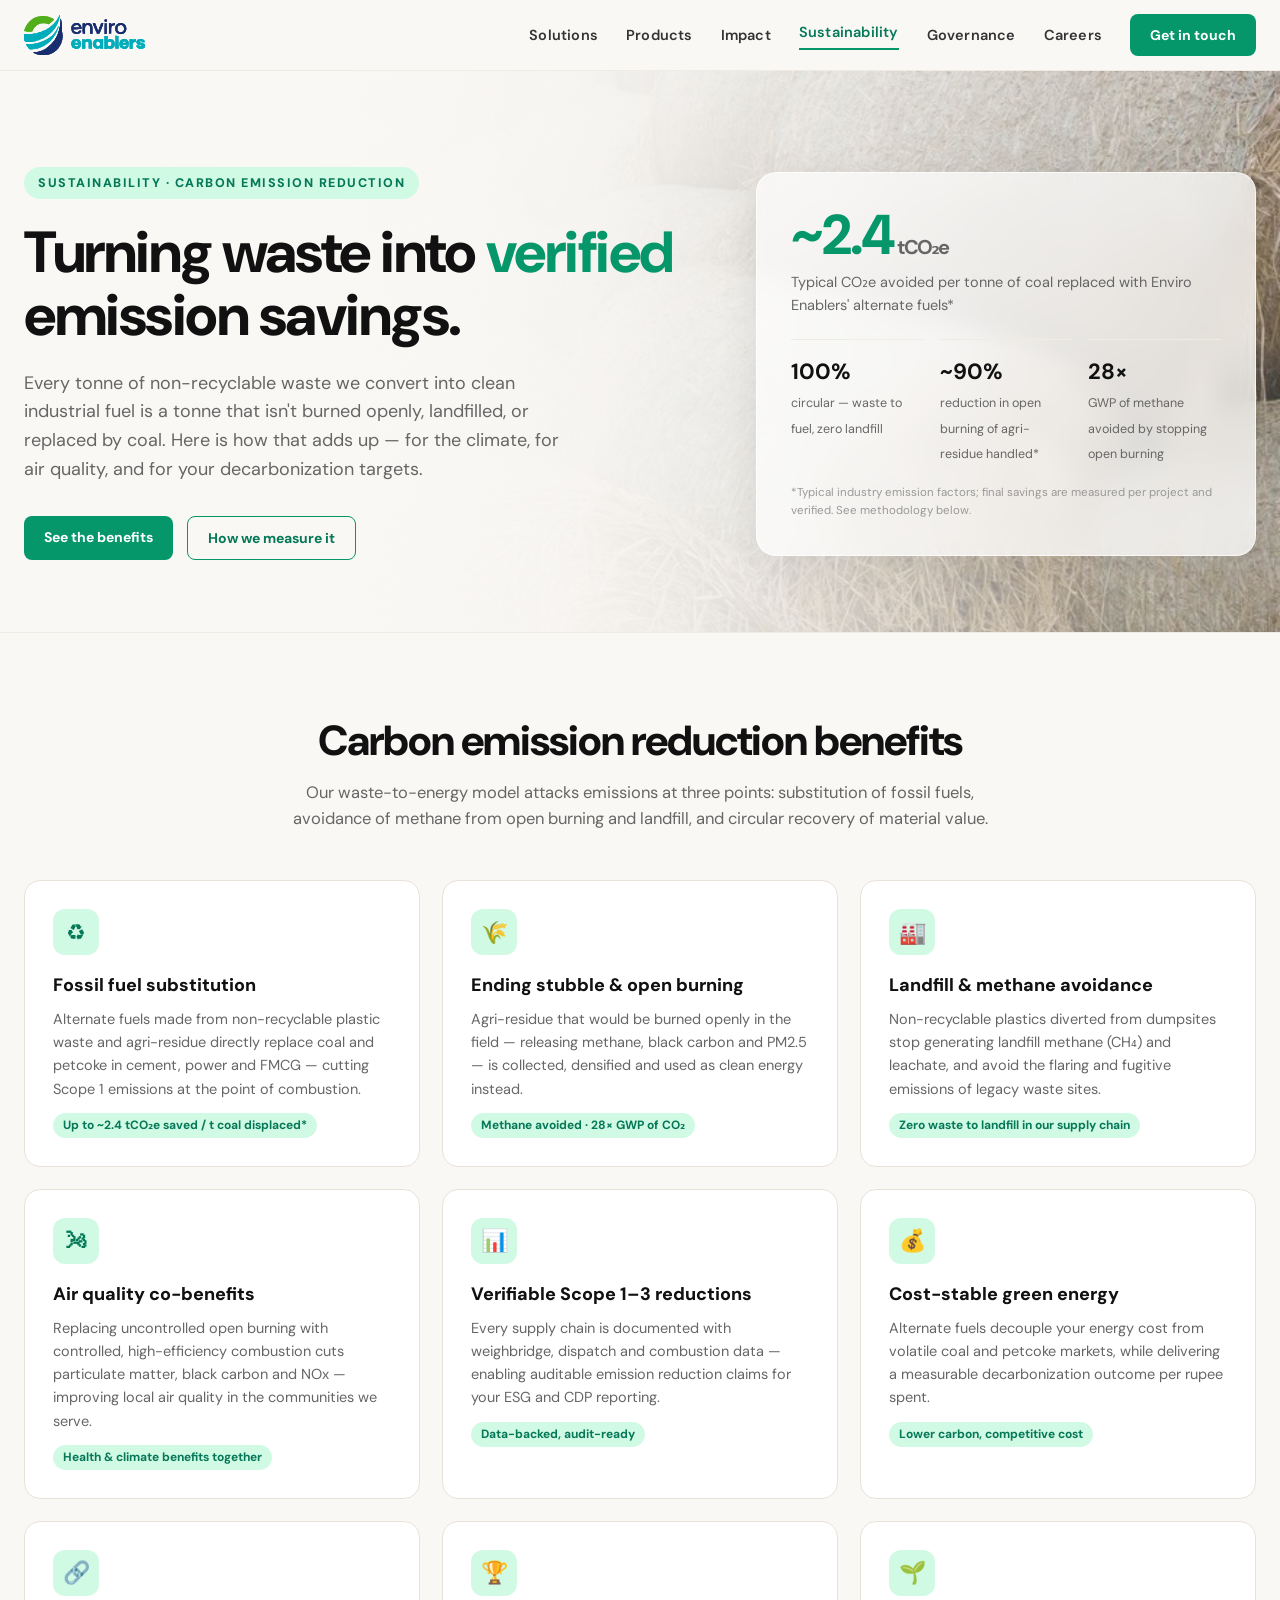
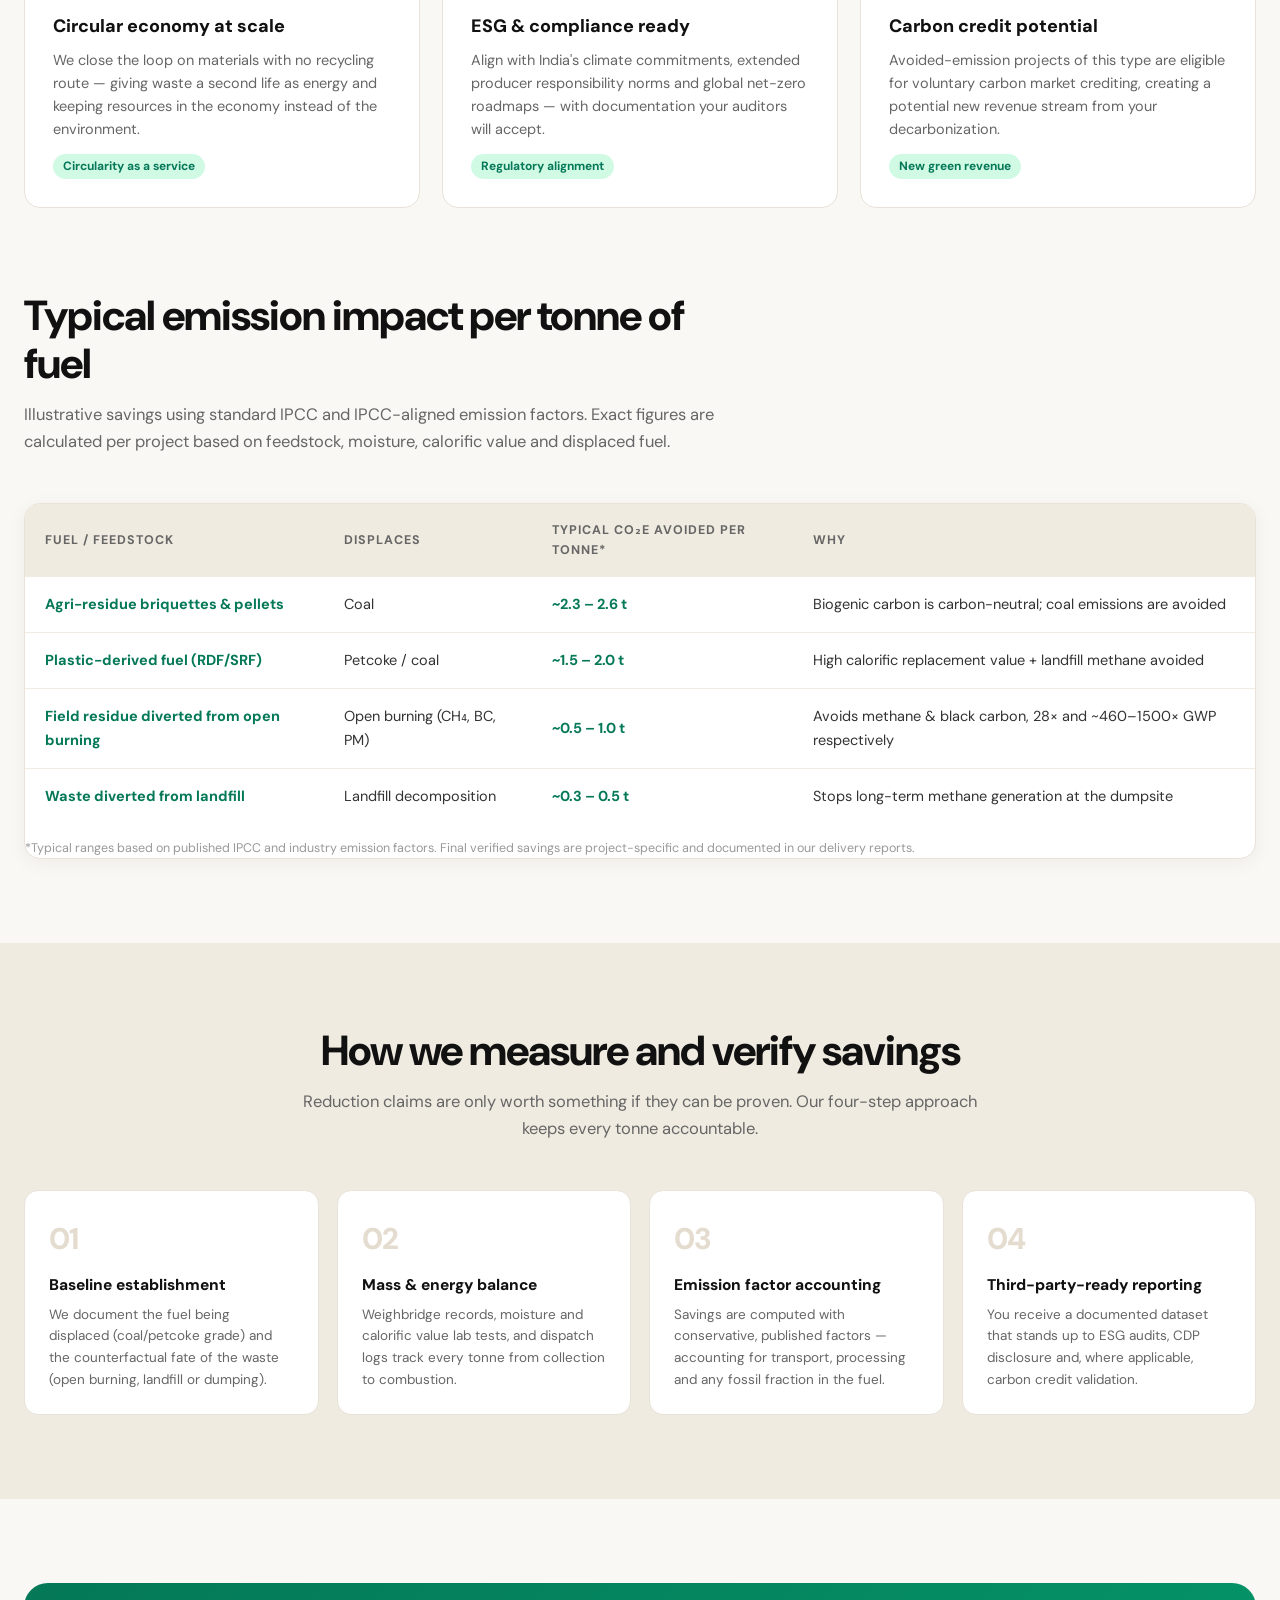
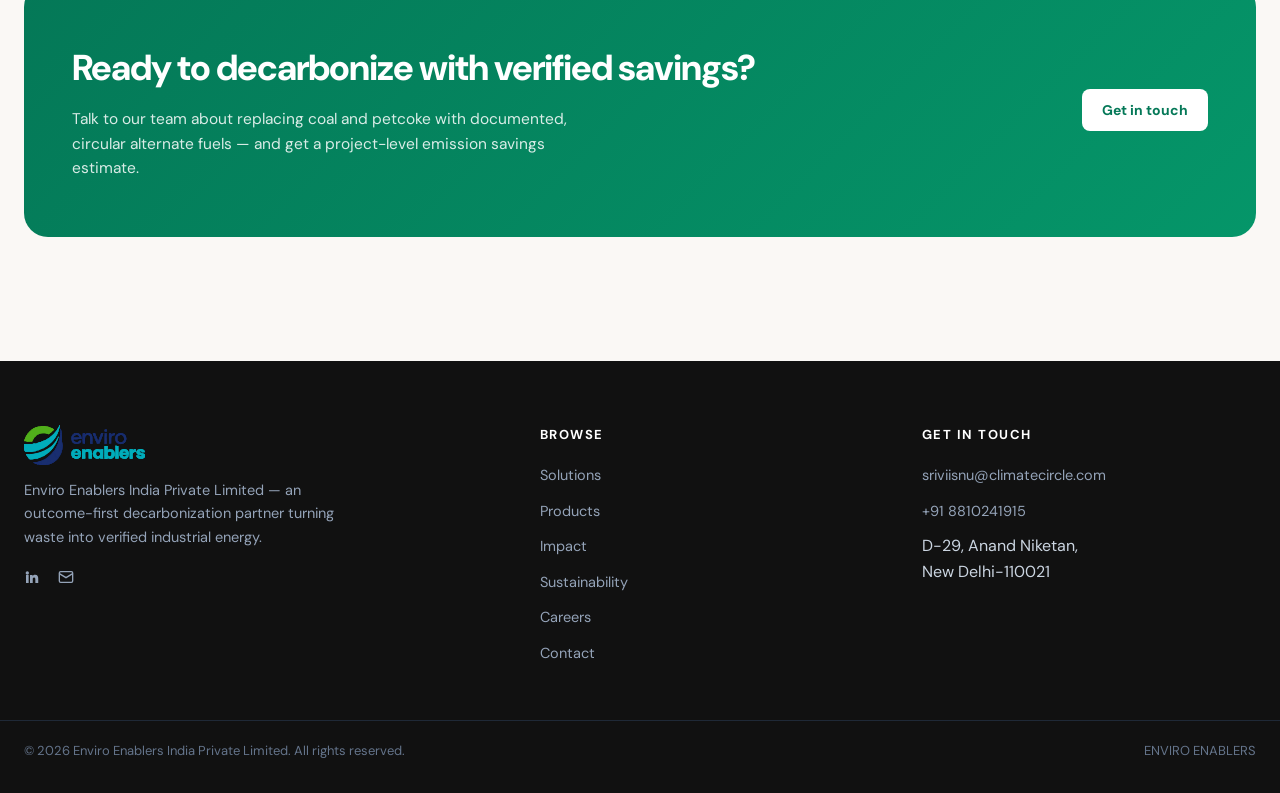
<file: sustainability.html>
<!DOCTYPE html>
<html lang="en">
<head>
    <meta charset="UTF-8" />
    <meta name="viewport" content="width=device-width, initial-scale=1.0" />
    <title>Sustainability — ENVIRO ENABLERS | Carbon Emission Reduction</title>
    <meta name="description" content="How Enviro Enablers reduces carbon emissions — verified CO2e savings, methane avoidance, circularity and air-quality co-benefits from turning waste into industrial energy." />
    <link rel="canonical" href="https://www.enviroenablers.com/sustainability.html" />
    <link rel="icon" type="image/png" sizes="32x32" href="/favicon-32x32.png" />
    <link rel="icon" type="image/svg+xml" href="/favicon.svg" />
    <meta property="og:type" content="website" />
    <meta property="og:url" content="https://www.enviroenablers.com/sustainability.html" />
    <meta property="og:title" content="Sustainability — Carbon Emission Reduction | ENVIRO ENABLERS" />
    <meta property="og:description" content="Verified carbon emission reduction through circular waste-to-energy — replacing coal and petcoke with clean alternate fuels." />
    <meta property="og:image" content="https://www.enviroenablers.com/og-image.png" />
    <meta name="twitter:card" content="summary_large_image" />
    <link rel="preconnect" href="https://fonts.googleapis.com" />
    <link rel="preconnect" href="https://fonts.gstatic.com" crossorigin />
    <link href="https://fonts.googleapis.com/css2?family=DM+Sans:opsz,wght@9..40,400;9..40,500;9..40,600;9..40,700;9..40,800&display=swap" rel="stylesheet" />
    <style>
        :root {
            --paper: #faf8f5;
            --sand: #f0ebe0;
            --clay: #e5dcd0;
            --ink: #111111;
            --ink-light: #333333;
            --ink-muted: #666666;
            --ink-faint: #999999;
            --emerald: #059669;
            --emerald-light: #10b981;
            --emerald-pale: #d1fae5;
            --emerald-deep: #047857;
            --rust: #c2410c;
            --rust-light: #ea580c;
            --rust-pale: #ffedd5;
            --slate: #1e293b;
            --slate-light: #334155;
            --white: #ffffff;
            --border: #e8e2d8;
            --border-light: #f0ebe5;
            --shadow-sm: 0 1px 2px rgba(0, 0, 0, 0.03);
            --shadow: 0 4px 20px rgba(0, 0, 0, 0.05);
            --shadow-lg: 0 12px 40px rgba(0, 0, 0, 0.07);
            --maxw: 1280px;
            --ease: cubic-bezier(0.22, 1, 0.36, 1);
        }
        *, *::before, *::after { box-sizing: border-box; margin: 0; padding: 0; }
        html { scroll-behavior: smooth; }
        body {
            font-family: 'DM Sans', system-ui, sans-serif;
            background: var(--paper);
            color: var(--ink);
            line-height: 1.6;
            -webkit-font-smoothing: antialiased;
        }
        .maxw { max-width: var(--maxw); margin: 0 auto; padding: 0 24px; }
        a { color: var(--emerald-deep); text-decoration: none; }
        a:hover { color: var(--emerald-light); }

        /* NAV */
        header { position: sticky; top: 0; z-index: 50; background: rgba(250, 248, 245, 0.92); backdrop-filter: blur(10px); border-bottom: 1px solid var(--border-light); }
        nav { max-width: var(--maxw); margin: 0 auto; padding: 14px 24px; display: flex; align-items: center; justify-content: space-between; }
        .brand { display: flex; align-items: center; }
        .brand-logo { height: 40px; width: auto; }
        .navlinks { display: flex; align-items: center; gap: 28px; }
        .navlinks a.nl { color: var(--ink-light); font-size: 14.5px; font-weight: 600; letter-spacing: 0.2px; transition: color .2s; }
        .navlinks a.nl:hover { color: var(--emerald); }
        .navlinks a.nl.active { color: var(--emerald-deep); border-bottom: 2px solid var(--emerald); padding-bottom: 4px; }
        .btn { display: inline-block; background: var(--emerald); color: #fff !important; padding: 10px 20px; border-radius: 8px; font-size: 14px; font-weight: 700; transition: background .2s, transform .15s; }
        .btn:hover { background: var(--emerald-deep); transform: translateY(-1px); }
        .menu-btn { display: none; background: none; border: 0; cursor: pointer; color: var(--ink); }
        .mobnav { display: none; }
        @media (max-width: 900px) {
            .navlinks { display: none; }
            .menu-btn { display: block; }
            .mobnav { display: flex; flex-direction: column; gap: 0; background: var(--paper); border-top: 1px solid var(--border-light); padding: 8px 24px 16px; }
            .mobnav.closed { display: none; }
            .mobnav a { padding: 12px 0; color: var(--ink-light); font-weight: 600; font-size: 15px; border-bottom: 1px solid var(--border-light); }
            .mobnav a:last-child { border-bottom: 0; }
        }

        /* HERO */
        .hero { padding: 96px 0 72px; background: linear-gradient(160deg, #f0fdf4 0%, var(--paper) 55%, #fffbeb 100%); border-bottom: 1px solid var(--border-light); }
        .hero .maxw { display: grid; grid-template-columns: 1.15fr 0.85fr; gap: 56px; align-items: center; }
        .kicker { display: inline-block; background: var(--emerald-pale); color: var(--emerald-deep); font-size: 12.5px; font-weight: 800; letter-spacing: 1.5px; text-transform: uppercase; padding: 6px 14px; border-radius: 999px; margin-bottom: 22px; }
        .hero h1 { font-size: clamp(34px, 4.6vw, 58px); line-height: 1.08; font-weight: 800; letter-spacing: -1.5px; margin-bottom: 22px; }
        .hero h1 em { font-style: normal; color: var(--emerald); }
        .hero p.lede { font-size: 18px; color: var(--ink-muted); max-width: 560px; margin-bottom: 32px; }
        .hero-actions { display: flex; gap: 14px; flex-wrap: wrap; }
        .btn-ghost { display: inline-block; border: 1.5px solid var(--emerald); color: var(--emerald-deep) !important; padding: 10px 20px; border-radius: 8px; font-size: 14px; font-weight: 700; transition: background .2s; }
        .btn-ghost:hover { background: var(--emerald-pale); }
        .hero-card { background: var(--white); border: 1px solid var(--border); border-radius: 20px; padding: 34px; box-shadow: var(--shadow-lg); }
        .hero-card .big { font-size: 56px; font-weight: 800; color: var(--emerald); letter-spacing: -2px; line-height: 1; }
        .hero-card .big small { font-size: 20px; font-weight: 700; color: var(--ink-muted); }
        .hero-card p { color: var(--ink-muted); font-size: 14.5px; margin-top: 8px; }
        .stat-row { display: grid; grid-template-columns: 1fr 1fr 1fr; gap: 16px; margin-top: 22px; }
        .stat-row .stat { border-top: 1px solid var(--border-light); padding-top: 14px; }
        .stat-row .stat b { display: block; font-size: 22px; color: var(--ink); }
        .stat-row .stat span { font-size: 12.5px; color: var(--ink-muted); }

        /* SECTIONS */
        section { padding: 84px 0; }
        .sec-head { max-width: 720px; margin-bottom: 48px; }
        .sec-head h2 { font-size: clamp(28px, 3.4vw, 42px); font-weight: 800; letter-spacing: -1px; line-height: 1.15; margin-bottom: 14px; }
        .sec-head p { color: var(--ink-muted); font-size: 16.5px; }
        .sec-head.center { margin-left: auto; margin-right: auto; text-align: center; }

        /* BENEFIT GRID */
        .benefit-grid { display: grid; grid-template-columns: repeat(3, 1fr); gap: 22px; }
        .benefit { background: var(--white); border: 1px solid var(--border); border-radius: 16px; padding: 28px; transition: transform .25s var(--ease), box-shadow .25s; }
        .benefit:hover { transform: translateY(-4px); box-shadow: var(--shadow-lg); }
        .benefit .ico { width: 46px; height: 46px; border-radius: 12px; display: flex; align-items: center; justify-content: center; background: var(--emerald-pale); color: var(--emerald-deep); font-size: 22px; font-weight: 800; margin-bottom: 16px; }
        .benefit h3 { font-size: 18px; font-weight: 800; margin-bottom: 8px; }
        .benefit p { color: var(--ink-muted); font-size: 14.5px; }
        .benefit .tag { display: inline-block; margin-top: 12px; font-size: 12px; font-weight: 700; color: var(--emerald-deep); background: var(--emerald-pale); padding: 3px 10px; border-radius: 999px; }

        /* IMPACT TABLE */
        .table-wrap { background: var(--white); border: 1px solid var(--border); border-radius: 16px; overflow: hidden; box-shadow: var(--shadow); }
        table { width: 100%; border-collapse: collapse; font-size: 14.5px; }
        thead th { background: var(--sand); text-align: left; padding: 16px 20px; font-size: 12.5px; text-transform: uppercase; letter-spacing: 1px; color: var(--ink-muted); }
        tbody td { padding: 16px 20px; border-top: 1px solid var(--border-light); color: var(--ink-light); }
        tbody tr:hover { background: #fcfaf6; }
        td b { color: var(--emerald-deep); }
        .note { font-size: 12.5px; color: var(--ink-faint); margin-top: 14px; }

        /* METHODOLOGY */
        .method { display: grid; grid-template-columns: repeat(4, 1fr); gap: 18px; counter-reset: step; }
        .step { background: var(--white); border: 1px solid var(--border); border-radius: 14px; padding: 24px; position: relative; }
        .step::before { counter-increment: step; content: "0" counter(step); font-size: 30px; font-weight: 800; color: var(--clay); display: block; margin-bottom: 10px; letter-spacing: -1px; }
        .step h4 { font-size: 15.5px; font-weight: 800; margin-bottom: 6px; }
        .step p { font-size: 13.5px; color: var(--ink-muted); }

        /* CTA */
        .cta { background: linear-gradient(135deg, var(--emerald-deep), var(--emerald)); border-radius: 24px; padding: 56px 48px; color: #fff; display: flex; align-items: center; justify-content: space-between; gap: 32px; flex-wrap: wrap; }
        .cta h2 { font-size: clamp(26px, 3vw, 36px); font-weight: 800; letter-spacing: -1px; margin-bottom: 10px; }
        .cta p { color: rgba(255, 255, 255, 0.85); max-width: 520px; font-size: 15.5px; }
        .cta .btn { background: #fff; color: var(--emerald-deep) !important; }
        .cta .btn:hover { background: var(--emerald-pale); }

        /* FOOTER */
        footer { background: var(--ink); color: #cbd5e1; padding: 64px 0 32px; margin-top: 40px; }
        .footer-grid { max-width: var(--maxw); margin: 0 auto; padding: 0 24px; display: grid; grid-template-columns: 1.4fr 1fr 1fr; gap: 48px; }
        .footer-grid h5 { color: #fff; font-size: 13px; text-transform: uppercase; letter-spacing: 1.5px; margin-bottom: 16px; }
        .footer-grid ul { list-style: none; }
        .footer-grid ul li { margin-bottom: 10px; }
        .footer-grid ul a { color: #94a3b8; font-size: 14.5px; }
        .footer-grid ul a:hover { color: var(--emerald-light); }
        .brand-desc { color: #94a3b8; font-size: 14.5px; margin: 14px 0 18px; max-width: 320px; }
        .socials a { color: #94a3b8; margin-right: 14px; display: inline-block; }
        .socials a:hover { color: var(--emerald-light); }
        .footer-bottom { max-width: var(--maxw); margin: 44px auto 0; padding: 20px 24px 0; border-top: 1px solid #1f2937; display: flex; justify-content: space-between; font-size: 13px; color: #64748b; flex-wrap: wrap; gap: 8px; }
        @media (max-width: 900px) {
            .hero .maxw { grid-template-columns: 1fr; }
            .benefit-grid { grid-template-columns: 1fr; }
            .method { grid-template-columns: 1fr 1fr; }
            .footer-grid { grid-template-columns: 1fr; gap: 32px; }
            .stat-row { grid-template-columns: 1fr; }
        }
        @media (max-width: 560px) { .method { grid-template-columns: 1fr; } .cta { padding: 36px 24px; } }
            /* HERO — photo as background, text in front, blended into the page */
        .hero {
            position: relative;
            overflow: hidden;
            background: var(--paper);
        }
        .hero::before {
            content: '';
            position: absolute;
            inset: 0;
            z-index: 0;
            background: url('g-agri-bales.jpg') 74% center / cover no-repeat;
            -webkit-mask-image: linear-gradient(90deg, transparent 0%, rgba(0,0,0,0.15) 34%, rgba(0,0,0,0.62) 62%, rgba(0,0,0,1) 100%);
            mask-image: linear-gradient(90deg, transparent 0%, rgba(0,0,0,0.15) 34%, rgba(0,0,0,0.62) 62%, rgba(0,0,0,1) 100%);
        }
        .hero::after {
            content: '';
            position: absolute;
            inset: 0;
            z-index: 1;
            pointer-events: none;
            background: linear-gradient(90deg,
                var(--paper) 0%,
                rgba(250,248,245,0.98) 26%,
                rgba(250,248,245,0.92) 44%,
                rgba(250,248,245,0.7) 62%,
                rgba(250,248,245,0.4) 82%,
                rgba(250,248,245,0.2) 100%);
        }
        .hero .maxw { position: relative; z-index: 2; }
        .hero-card {
            background: rgba(255,255,255,0.74);
            -webkit-backdrop-filter: blur(12px) saturate(1.08);
            backdrop-filter: blur(12px) saturate(1.08);
            border-color: rgba(255,255,255,0.7);
        }
        @media (max-width: 900px) {
            .hero::before { opacity: 0.16; -webkit-mask-image: none; mask-image: none; }
            .hero::after { background: linear-gradient(180deg, rgba(250,248,245,0.9) 0%, rgba(250,248,245,0.96) 60%, var(--paper) 100%); }
        }
    </style>
</head>
<body>

    <header>
        <nav>
            <a class="brand" href="index.html">
                <img class="brand-logo" src="logo.svg" alt="Enviro Enablers">
            </a>
            <div class="navlinks">
                <a class="nl" href="index.html#solutions">Solutions</a>
                <a class="nl" href="index.html#products">Products</a>
                <a class="nl" href="index.html#impact">Impact</a>
                <a class="nl active" href="sustainability.html">Sustainability</a>
                <a class="nl" href="governance.html">Governance</a>
                <a class="nl" href="careers.html">Careers</a>
                <a class="btn nav-cta" href="index.html#contact">Get in touch</a>
            </div>
            <button class="menu-btn" id="menuBtn" aria-label="Menu" aria-expanded="false" onclick="toggleMenu()">
                <svg width="26" height="26" viewBox="0 0 24 24" fill="none" stroke="currentColor" stroke-width="2.2"><line x1="3" y1="6" x2="21" y2="6"/><line x1="3" y1="12" x2="21" y2="12"/><line x1="3" y1="18" x2="21" y2="18"/></svg>
            </button>
        </nav>
        <div id="mobnav" class="mobnav closed">
            <a href="index.html#solutions" onclick="closeMenu()">Solutions</a>
            <a href="index.html#products" onclick="closeMenu()">Products</a>
            <a href="index.html#impact" onclick="closeMenu()">Impact</a>
            <a href="sustainability.html" onclick="closeMenu()">Sustainability</a>
            <a href="governance.html" onclick="closeMenu()">Governance</a>
            <a href="careers.html" onclick="closeMenu()">Careers</a>
            <a href="index.html#contact" onclick="closeMenu()">Contact</a>
        </div>
    </header>

    <!-- HERO -->
    <div class="hero">
        <div class="maxw">
            <div>
                <span class="kicker">Sustainability · Carbon Emission Reduction</span>
                <h1>Turning waste into <em>verified</em> emission savings.</h1>
                <p class="lede">Every tonne of non-recyclable waste we convert into clean industrial fuel is a tonne that isn't burned openly, landfilled, or replaced by coal. Here is how that adds up — for the climate, for air quality, and for your decarbonization targets.</p>
                <div class="hero-actions">
                    <a class="btn" href="#benefits">See the benefits</a>
                    <a class="btn-ghost" href="#methodology">How we measure it</a>
                </div>
            </div>
            <div class="hero-card">
                <div class="big">~2.4<small> tCO₂e</small></div>
                <p>Typical CO₂e avoided per tonne of coal replaced with Enviro Enablers' alternate fuels*</p>
                <div class="stat-row">
                    <div class="stat"><b>100%</b><span>circular — waste to fuel, zero landfill</span></div>
                    <div class="stat"><b>~90%</b><span>reduction in open burning of agri-residue handled*</span></div>
                    <div class="stat"><b>28×</b><span>GWP of methane avoided by stopping open burning</span></div>
                </div>
                <p style="margin-top:18px;font-size:11.5px;color:var(--ink-faint);">*Typical industry emission factors; final savings are measured per project and verified. See methodology below.</p>
            </div>
        </div>
    </div>

    <!-- BENEFITS -->
    <section id="benefits">
        <div class="maxw">
            <div class="sec-head center">
                <h2>Carbon emission reduction benefits</h2>
                <p>Our waste-to-energy model attacks emissions at three points: substitution of fossil fuels, avoidance of methane from open burning and landfill, and circular recovery of material value.</p>
            </div>
            <div class="benefit-grid">
                <div class="benefit">
                    <div class="ico">♻</div>
                    <h3>Fossil fuel substitution</h3>
                    <p>Alternate fuels made from non-recyclable plastic waste and agri-residue directly replace coal and petcoke in cement, power and FMCG — cutting Scope 1 emissions at the point of combustion.</p>
                    <span class="tag">Up to ~2.4 tCO₂e saved / t coal displaced*</span>
                </div>
                <div class="benefit">
                    <div class="ico">🌾</div>
                    <h3>Ending stubble &amp; open burning</h3>
                    <p>Agri-residue that would be burned openly in the field — releasing methane, black carbon and PM2.5 — is collected, densified and used as clean energy instead.</p>
                    <span class="tag">Methane avoided · 28× GWP of CO₂</span>
                </div>
                <div class="benefit">
                    <div class="ico">🏭</div>
                    <h3>Landfill &amp; methane avoidance</h3>
                    <p>Non-recyclable plastics diverted from dumpsites stop generating landfill methane (CH₄) and leachate, and avoid the flaring and fugitive emissions of legacy waste sites.</p>
                    <span class="tag">Zero waste to landfill in our supply chain</span>
                </div>
                <div class="benefit">
                    <div class="ico">🌬</div>
                    <h3>Air quality co-benefits</h3>
                    <p>Replacing uncontrolled open burning with controlled, high-efficiency combustion cuts particulate matter, black carbon and NOx — improving local air quality in the communities we serve.</p>
                    <span class="tag">Health &amp; climate benefits together</span>
                </div>
                <div class="benefit">
                    <div class="ico">📊</div>
                    <h3>Verifiable Scope 1–3 reductions</h3>
                    <p>Every supply chain is documented with weighbridge, dispatch and combustion data — enabling auditable emission reduction claims for your ESG and CDP reporting.</p>
                    <span class="tag">Data-backed, audit-ready</span>
                </div>
                <div class="benefit">
                    <div class="ico">💰</div>
                    <h3>Cost-stable green energy</h3>
                    <p>Alternate fuels decouple your energy cost from volatile coal and petcoke markets, while delivering a measurable decarbonization outcome per rupee spent.</p>
                    <span class="tag">Lower carbon, competitive cost</span>
                </div>
                <div class="benefit">
                    <div class="ico">🔗</div>
                    <h3>Circular economy at scale</h3>
                    <p>We close the loop on materials with no recycling route — giving waste a second life as energy and keeping resources in the economy instead of the environment.</p>
                    <span class="tag">Circularity as a service</span>
                </div>
                <div class="benefit">
                    <div class="ico">🏆</div>
                    <h3>ESG &amp; compliance ready</h3>
                    <p>Align with India's climate commitments, extended producer responsibility norms and global net-zero roadmaps — with documentation your auditors will accept.</p>
                    <span class="tag">Regulatory alignment</span>
                </div>
                <div class="benefit">
                    <div class="ico">🌱</div>
                    <h3>Carbon credit potential</h3>
                    <p>Avoided-emission projects of this type are eligible for voluntary carbon market crediting, creating a potential new revenue stream from your decarbonization.</p>
                    <span class="tag">New green revenue</span>
                </div>
            </div>
        </div>
    </section>

    <!-- PER-TONNE IMPACT -->
    <section style="padding-top:0;">
        <div class="maxw">
            <div class="sec-head">
                <h2>Typical emission impact per tonne of fuel</h2>
                <p>Illustrative savings using standard IPCC and IPCC-aligned emission factors. Exact figures are calculated per project based on feedstock, moisture, calorific value and displaced fuel.</p>
            </div>
            <div class="table-wrap">
                <table>
                    <thead>
                        <tr>
                            <th>Fuel / feedstock</th>
                            <th>Displaces</th>
                            <th>Typical CO₂e avoided per tonne*</th>
                            <th>Why</th>
                        </tr>
                    </thead>
                    <tbody>
                        <tr>
                            <td><b>Agri-residue briquettes &amp; pellets</b></td>
                            <td>Coal</td>
                            <td><b>~2.3 – 2.6 t</b></td>
                            <td>Biogenic carbon is carbon-neutral; coal emissions are avoided</td>
                        </tr>
                        <tr>
                            <td><b>Plastic-derived fuel (RDF/SRF)</b></td>
                            <td>Petcoke / coal</td>
                            <td><b>~1.5 – 2.0 t</b></td>
                            <td>High calorific replacement value + landfill methane avoided</td>
                        </tr>
                        <tr>
                            <td><b>Field residue diverted from open burning</b></td>
                            <td>Open burning (CH₄, BC, PM)</td>
                            <td><b>~0.5 – 1.0 t</b></td>
                            <td>Avoids methane &amp; black carbon, 28× and ~460–1500× GWP respectively</td>
                        </tr>
                        <tr>
                            <td><b>Waste diverted from landfill</b></td>
                            <td>Landfill decomposition</td>
                            <td><b>~0.3 – 0.5 t</b></td>
                            <td>Stops long-term methane generation at the dumpsite</td>
                        </tr>
                    </tbody>
                </table>
                <p class="note">*Typical ranges based on published IPCC and industry emission factors. Final verified savings are project-specific and documented in our delivery reports.</p>
            </div>
        </div>
    </section>

    <!-- METHODOLOGY -->
    <section id="methodology" style="background:var(--sand);">
        <div class="maxw">
            <div class="sec-head center">
                <h2>How we measure and verify savings</h2>
                <p>Reduction claims are only worth something if they can be proven. Our four-step approach keeps every tonne accountable.</p>
            </div>
            <div class="method">
                <div class="step">
                    <h4>Baseline establishment</h4>
                    <p>We document the fuel being displaced (coal/petcoke grade) and the counterfactual fate of the waste (open burning, landfill or dumping).</p>
                </div>
                <div class="step">
                    <h4>Mass &amp; energy balance</h4>
                    <p>Weighbridge records, moisture and calorific value lab tests, and dispatch logs track every tonne from collection to combustion.</p>
                </div>
                <div class="step">
                    <h4>Emission factor accounting</h4>
                    <p>Savings are computed with conservative, published factors — accounting for transport, processing and any fossil fraction in the fuel.</p>
                </div>
                <div class="step">
                    <h4>Third-party-ready reporting</h4>
                    <p>You receive a documented dataset that stands up to ESG audits, CDP disclosure and, where applicable, carbon credit validation.</p>
                </div>
            </div>
        </div>
    </section>

    <!-- CTA -->
    <section>
        <div class="maxw">
            <div class="cta">
                <div>
                    <h2>Ready to decarbonize with verified savings?</h2>
                    <p>Talk to our team about replacing coal and petcoke with documented, circular alternate fuels — and get a project-level emission savings estimate.</p>
                </div>
                <a class="btn" href="index.html#contact">Get in touch</a>
            </div>
        </div>
    </section>

    <!-- FOOTER -->
    <footer>
        <div class="footer-grid">
            <div>
                <a class="brand" href="index.html">
                    <img class="brand-logo" src="logo.svg" alt="Enviro Enablers">
                </a>
                <p class="brand-desc">Enviro Enablers India Private Limited — an outcome-first decarbonization partner turning waste into verified industrial energy.</p>
                <div class="socials">
                    <a href="https://in.linkedin.com/company/enviro-enablers" target="_blank" rel="noopener" aria-label="LinkedIn"><svg width="16" height="16" viewBox="0 0 24 24" fill="currentColor"><path d="M4.98 3.5a2.5 2.5 0 11-.02 5 2.5 2.5 0 01.02-5zM3 9h4v12H3zM9 9h3.8v1.7h.05c.53-1 1.83-2.05 3.77-2.05 4 0 4.75 2.64 4.75 6.07V21H17v-5.4c0-1.29-.02-2.95-1.8-2.95-1.8 0-2.07 1.4-2.07 2.85V21H9z"/></svg></a>
                    <a href="mailto:sriviisnu@climatecircle.com" aria-label="Email"><svg width="16" height="16" viewBox="0 0 24 24" fill="none" stroke="currentColor" stroke-width="2"><rect x="2" y="4" width="20" height="16" rx="2"/><path d="M22 7l-10 6L2 7"/></svg></a>
                </div>
            </div>
            <div>
                <h5>Browse</h5>
                <ul>
                    <li><a href="index.html#solutions">Solutions</a></li>
                    <li><a href="index.html#products">Products</a></li>
                    <li><a href="index.html#impact">Impact</a></li>
                    <li><a href="sustainability.html">Sustainability</a></li>
                    <li><a href="careers.html">Careers</a></li>
                    <li><a href="index.html#contact">Contact</a></li>
                </ul>
            </div>
            <div>
                <h5>Get in touch</h5>
                <ul>
                    <li><a href="mailto:sriviisnu@climatecircle.com">sriviisnu@climatecircle.com</a></li>
                    <li><a href="tel:+918810241915">+91 8810241915</a></li>
                    <li>D-29, Anand Niketan,<br>New Delhi-110021</li>
                </ul>
            </div>
        </div>
        <div class="footer-bottom">
            <span>© 2026 Enviro Enablers India Private Limited. All rights reserved.</span>
            <span>ENVIRO ENABLERS</span>
        </div>
    </footer>

    <script>
        function toggleMenu() {
            const m = document.getElementById('mobnav');
            m.classList.toggle('closed');
        }
        function closeMenu() {
            document.getElementById('mobnav').classList.add('closed');
        }
    </script>
</body>
</html>
</file>
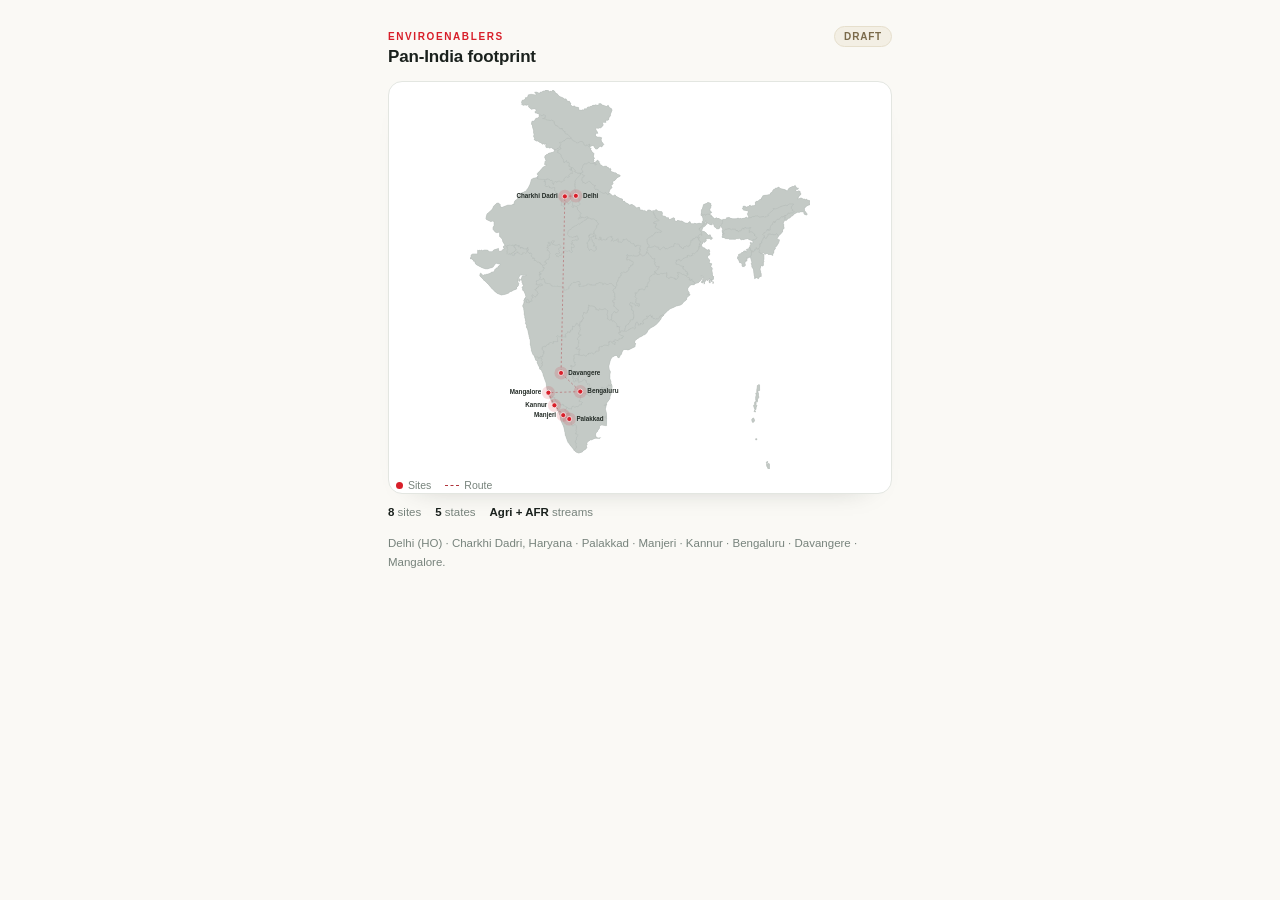
<file: preview/footprint.html>
<!DOCTYPE html><html lang="en"><head><meta charset="utf-8">
<meta name="viewport" content="width=device-width,initial-scale=1"><meta name="robots" content="noindex,nofollow">
<title>Pan-India footprint — draft</title>
<style>
:root{--ink:#1a211d;--muted:#77837c;--line:#e3e6e1;--paper:#faf9f5;--red:#d81f2a;--grey:#c4cac6}
*{box-sizing:border-box}
body{margin:0;background:var(--paper);color:var(--ink);font-family:-apple-system,BlinkMacSystemFont,'Segoe UI',Inter,Roboto,sans-serif;-webkit-font-smoothing:antialiased}
.wrap{max-width:540px;margin:0 auto;padding:26px 18px 40px}
.head{display:flex;align-items:baseline;justify-content:space-between;gap:10px;margin-bottom:14px}
h1{font-size:17px;letter-spacing:-.01em;margin:0;font-weight:700}
.k{font-size:10px;letter-spacing:.16em;text-transform:uppercase;color:var(--red);font-weight:700;display:block;margin-bottom:5px}
.tag{font-size:10px;letter-spacing:.08em;text-transform:uppercase;color:#7a6a4a;background:#f3efe4;border:1px solid #e6dfcc;padding:4px 9px;border-radius:999px;white-space:nowrap;font-weight:700}
.card{background:#fff;border:1px solid var(--line);border-radius:14px;padding:8px 4px 2px;box-shadow:0 14px 30px -28px rgba(20,30,24,.4)}
.imap{width:100%;max-width:340px;height:auto;display:block;margin:0 auto}
.land path{fill:var(--grey);stroke:#aeb6b1;stroke-width:.5}
.route{fill:none;stroke:#b0343c;stroke-width:1.3;stroke-opacity:.6;stroke-dasharray:4 4;stroke-linejoin:round}
.halo{fill:rgba(216,31,42,.14)}
.dot{fill:var(--red);stroke:#fff;stroke-width:1.3}
.lbl{font-size:11.5px;font-weight:640;fill:#222a25}
.foot{display:flex;flex-wrap:wrap;gap:6px 14px;margin-top:12px;font-size:11.5px;color:var(--muted)}
.foot b{color:#1a211d;font-weight:650}
.legend{display:flex;gap:14px;font-size:10.5px;color:var(--muted);margin-top:10px;padding-left:3px}
.legend span{display:flex;align-items:center;gap:5px}
.legend i{width:7px;height:7px;border-radius:50%;background:var(--red);display:block}
.legend u{width:14px;border-top:1.4px dashed #b0343c;display:block;text-decoration:none}
.note{font-size:11.5px;color:var(--muted);margin-top:16px;line-height:1.6}
</style></head><body><div class="wrap">
<div class="head"><div><span class="k">EnviroEnablers</span><h1>Pan-India footprint</h1></div><span class="tag">Draft</span></div>
<div class="card"><svg viewBox="0 0 620 692" xmlns="http://www.w3.org/2000/svg" class="imap" role="img" aria-label="India map with EnviroEnablers sites"><g class="land"><path d="M528,312 526,310 525,310 522,315 521,314 520,313 520,310 520,307 519,303 520,302 519,300 524,298 525,294 524,291 525,290 527,289 528,293 527,296 531,298 530,303 528,304 528,306 528,312Z"/><path d="M528,306 528,304 530,303 531,298 532,298 536,300 536,307 536,309 535,310 533,310 533,306 532,305 531,306 528,306Z"/><path d="M531,320 531,317 528,317 528,314 530,314 533,313 535,314 535,316 535,320 533,321 531,320Z"/><path d="M525,290 524,291 525,294 524,298 519,300 519,298 517,296 517,295 518,293 519,293 519,291 521,291 522,287 523,289 525,290Z"/><path d="M526,332 526,335 523,337 524,343 521,341 521,343 519,344 519,341 518,337 517,327 519,328 520,330 522,332 524,330 526,332Z"/><path d="M520,313 521,314 521,316 523,316 524,317 525,323 524,324 525,326 526,330 526,332 524,330 522,332 520,330 519,328 517,327 515,324 514,323 514,320 513,316 514,315 516,315 516,313 518,313 520,313Z"/><path d="M519,300 520,302 519,303 520,307 520,310 520,313 518,313 516,313 516,315 514,315 514,314 512,307 512,305 511,303 513,301 513,297 513,294 512,293 515,293 515,295 517,295 517,296 519,298 519,300Z"/><path d="M524,343 523,337 526,335 526,332 526,330 525,326 527,327 529,326 529,328 530,331 530,333 531,335 531,338 531,340 528,340 527,343 526,344 524,343Z"/><path d="M521,314 522,315 525,310 526,310 528,312 528,314 528,317 531,317 531,320 530,321 526,319 526,317 524,317 523,316 521,316 521,314Z"/><path d="M528,312 528,306 531,306 532,305 533,306 533,310 535,310 536,313 535,314 533,313 530,314 528,314 528,312Z"/><path d="M525,326 524,324 525,323 524,317 526,317 526,319 530,321 530,323 529,326 527,327 525,326Z"/><path d="M255,549 254,549 252,549 250,551 248,550 247,549 246,548 246,546 244,545 244,546 241,547 240,548 238,548 237,547 240,545 239,542 242,542 242,543 245,543 246,545 248,544 248,542 251,541 253,537 254,539 256,539 258,537 259,540 259,543 258,546 256,547 256,549 255,549Z"/><path d="M255,549 256,549 256,547 258,546 257,553 256,553 256,551 255,549Z"/><path d="M218,558 219,564 222,564 223,567 223,569 220,569 213,565 212,563 210,561 208,565 205,569 204,569 201,568 199,568 198,567 200,566 201,564 202,561 201,561 201,557 204,557 205,555 206,553 207,553 208,552 209,553 211,553 212,555 214,555 216,557 218,558Z"/><path d="M223,569 223,567 225,566 226,562 228,558 229,557 230,557 232,556 235,555 240,557 241,553 243,553 247,556 246,557 244,558 246,559 246,560 246,563 244,565 240,564 239,562 236,562 236,565 235,569 237,570 234,572 233,572 230,571 229,572 226,572 225,573 224,570 223,569Z"/><path d="M204,569 205,569 208,565 210,561 212,563 213,565 220,569 223,569 224,570 225,573 225,575 223,576 222,577 220,577 217,575 215,573 210,574 209,575 205,575 203,574 203,572 205,570 204,569Z"/><path d="M203,574 205,575 209,575 210,574 215,573 217,575 220,577 222,577 223,576 224,576 223,578 224,580 227,580 226,581 227,583 226,587 225,585 223,586 224,587 222,588 220,586 219,584 219,582 216,582 215,583 211,584 206,586 203,585 204,584 204,580 203,581 203,577 203,574Z"/><path d="M203,574 203,577 203,581 204,580 204,584 203,585 203,586 206,589 207,590 207,594 208,594 207,595 205,594 202,593 199,593 198,591 198,589 195,588 193,587 192,588 191,586 188,587 189,583 185,582 185,580 186,577 189,577 191,578 195,577 197,578 199,574 203,574Z"/><path d="M185,582 189,583 188,587 185,588 185,589 182,590 181,591 177,591 178,589 179,587 177,587 172,583 175,582 176,580 178,579 179,581 183,581 185,582Z"/><path d="M203,585 206,586 211,584 215,583 216,582 219,582 219,584 220,586 219,589 216,594 214,593 213,595 212,594 209,593 208,594 207,594 207,590 206,589 203,586 203,585Z"/><path d="M224,587 223,586 225,585 226,587 227,583 228,584 230,586 234,587 234,588 232,593 231,594 230,593 226,593 224,594 224,592 225,591 225,588 224,587Z"/><path d="M188,587 191,586 192,588 192,592 194,593 192,594 192,597 194,598 195,600 193,600 191,601 192,605 190,605 190,608 190,611 189,612 188,613 186,612 185,610 184,609 185,605 186,600 185,598 181,597 183,594 182,592 182,590 185,589 185,588 188,587Z"/><path d="M220,586 222,588 224,587 225,588 225,591 224,592 224,594 226,593 230,593 231,594 230,596 231,598 230,598 228,599 228,602 226,603 223,602 221,603 219,604 220,610 219,609 218,611 217,611 216,610 216,608 214,607 214,606 215,606 216,602 218,602 218,603 222,601 222,599 218,596 214,596 213,595 214,593 216,594 219,589 220,586Z"/><path d="M231,594 232,593 234,588 234,587 239,586 239,587 241,588 242,590 240,592 239,594 237,595 235,597 231,598 230,596 231,594Z"/><path d="M192,588 193,587 195,588 198,589 198,591 199,593 202,593 205,594 204,598 206,599 206,603 204,604 201,603 199,604 197,604 196,606 197,608 195,608 195,612 194,613 192,610 190,611 190,608 190,605 192,605 191,601 193,600 195,600 194,598 192,597 192,594 194,593 192,592 192,588Z"/><path d="M228,602 228,599 230,598 231,598 235,597 237,595 239,594 240,592 242,591 242,592 242,596 240,598 237,597 236,598 237,599 237,601 238,605 241,607 241,610 241,611 239,611 236,613 236,615 233,613 234,610 234,607 235,606 234,604 232,603 229,603 228,602Z"/><path d="M205,594 207,595 208,594 209,593 212,594 213,595 214,596 218,596 222,599 222,601 218,603 218,602 216,602 215,606 214,606 213,605 213,601 213,600 210,600 209,604 206,603 206,599 204,598 205,594Z"/><path d="M241,610 241,607 238,605 237,601 237,599 236,598 237,597 240,598 242,596 245,595 247,595 246,597 245,597 245,599 245,602 245,605 246,606 244,610 241,610Z"/><path d="M214,606 214,607 216,608 216,610 217,611 217,613 216,615 214,617 213,614 210,614 208,617 205,617 203,618 203,615 201,613 198,615 196,615 194,615 194,613 195,612 195,608 197,608 196,606 197,604 199,604 201,603 204,604 206,603 209,604 210,600 213,600 213,601 213,605 214,606Z"/><path d="M217,611 218,611 219,616 219,619 216,620 216,621 213,621 212,624 211,624 210,626 205,626 203,625 202,625 200,626 198,628 201,621 203,620 203,618 205,617 208,617 210,614 213,614 214,617 216,615 217,613 217,611Z"/><path d="M194,615 196,615 198,615 201,613 203,615 203,618 203,620 201,621 198,628 197,629 195,627 194,628 192,627 194,623 193,621 194,618 194,615Z"/><path d="M198,628 200,626 202,625 203,625 205,626 210,626 211,624 212,624 214,623 216,625 217,626 219,627 218,628 217,631 214,631 215,632 217,633 216,635 214,634 213,633 211,633 208,636 206,635 203,634 199,633 198,632 196,631 197,629 198,628Z"/><path d="M206,635 208,636 211,633 213,633 214,634 216,635 215,638 218,639 214,642 213,644 213,646 214,647 212,648 213,652 211,655 209,656 206,656 206,651 206,646 205,644 203,641 203,640 203,638 207,637 206,635Z"/><path d="M201,661 200,662 198,662 193,660 190,657 194,652 194,651 198,652 199,655 200,658 200,660 201,661Z"/><path d="M234,572 237,570 235,569 236,565 236,562 239,562 240,564 244,565 248,565 249,567 252,567 249,571 249,572 249,574 247,573 245,575 245,577 241,575 240,578 237,575 235,575 236,574 234,572Z"/><path d="M234,587 230,586 228,584 229,582 231,582 235,582 236,581 237,581 239,580 240,580 240,578 241,575 245,577 245,575 248,576 248,577 247,581 247,583 248,586 244,589 243,590 242,591 240,592 242,590 241,588 239,587 239,586 234,587Z"/><path d="M220,610 219,604 221,603 223,602 226,603 228,602 229,603 232,603 234,604 235,606 234,607 234,610 233,613 236,615 236,617 233,621 233,622 232,621 231,620 229,618 230,616 229,615 225,614 223,612 221,611 220,610Z"/><path d="M218,611 219,609 220,610 221,611 223,612 225,614 229,615 230,616 229,618 231,620 227,622 225,621 225,625 226,625 227,627 225,628 223,629 219,627 217,626 216,625 214,623 212,624 213,621 216,621 216,620 219,619 219,616 218,611Z"/><path d="M216,635 217,633 215,632 214,631 217,631 218,628 219,627 223,629 225,628 227,627 226,625 225,625 225,621 227,622 231,620 232,621 233,622 230,625 229,627 229,630 230,633 232,634 234,635 238,634 237,635 235,635 233,635 230,635 228,635 222,638 219,638 218,639 215,638 216,635Z"/><path d="M241,611 241,610 244,610 246,606 245,605 245,602 245,599 245,597 246,597 248,598 249,599 249,610 249,612 247,612 241,611Z"/><path d="M242,596 242,592 242,591 243,590 244,589 248,586 249,591 249,596 247,595 245,595 242,596Z"/><path d="M225,573 226,572 229,572 230,571 233,572 234,572 236,574 235,575 237,575 240,578 240,580 239,580 237,581 236,581 235,582 231,582 229,582 228,584 227,583 226,581 227,580 224,580 223,578 224,576 223,576 225,575 225,573Z"/><path d="M196,631 198,632 199,633 203,634 206,635 207,637 203,638 203,640 202,640 200,646 198,645 198,647 196,647 195,646 194,644 192,643 192,641 193,639 194,638 194,634 196,631Z"/><path d="M203,640 203,641 205,644 206,646 206,651 206,656 209,656 206,658 205,660 201,661 200,660 200,658 199,655 198,652 194,651 192,647 194,644 195,646 196,647 198,647 198,645 200,646 202,640 203,640Z"/><path d="M235,555 232,556 230,557 229,557 228,558 226,557 227,554 226,553 224,553 222,553 223,550 225,548 228,548 231,548 234,549 236,547 236,546 237,549 236,550 235,552 235,555Z"/><path d="M237,547 238,548 240,548 241,547 244,546 244,545 246,546 246,548 247,549 243,552 243,553 241,553 240,557 235,555 235,552 236,550 237,549 236,546 237,547Z"/><path d="M223,567 222,564 219,564 218,558 222,555 222,553 224,553 226,553 227,554 226,557 228,558 226,562 225,566 223,567Z"/><path d="M247,549 248,550 250,551 252,549 254,549 254,551 253,553 251,555 250,554 250,558 248,558 246,560 246,559 244,558 246,557 247,556 243,553 243,552 247,549Z"/><path d="M254,549 255,549 256,551 256,553 257,553 257,555 255,560 255,563 252,567 249,567 248,565 244,565 246,563 246,560 248,558 250,558 250,554 251,555 253,553 254,551 254,549Z"/><path d="M184,354 184,356 180,359 181,361 180,363 178,363 177,364 175,365 171,365 171,361 169,359 167,359 167,356 166,355 169,354 171,355 175,353 178,354 180,354 184,354Z"/><path d="M266,359 265,362 262,363 261,365 262,369 263,369 264,371 260,371 259,371 258,373 257,375 253,374 252,374 252,373 249,372 251,368 253,368 253,362 251,361 248,361 248,358 249,357 250,355 253,354 254,353 258,353 260,355 261,357 263,358 265,360 266,359Z"/><path d="M250,355 249,357 248,358 248,361 251,361 253,362 253,368 251,368 249,372 252,373 252,374 250,375 247,374 245,375 242,374 242,372 245,368 243,365 241,364 242,363 243,361 241,357 241,356 242,355 246,353 250,355Z"/><path d="M167,359 169,359 171,361 171,365 175,365 176,366 175,368 171,366 169,369 170,370 167,373 167,375 166,377 164,377 162,376 157,376 157,377 154,378 154,377 152,377 151,379 149,379 148,380 149,382 146,382 145,384 143,382 142,380 142,375 145,375 146,373 145,369 144,369 144,366 143,366 144,364 145,363 147,363 149,361 149,359 151,358 154,358 159,358 167,359Z"/><path d="M321,358 319,364 317,365 315,363 308,364 308,365 306,368 305,369 304,371 301,370 298,368 298,367 294,365 295,362 297,360 298,358 300,360 302,361 304,360 309,360 309,356 313,354 314,356 317,357 321,358Z"/><path d="M215,360 217,361 219,362 222,365 223,366 225,367 225,368 227,370 230,372 232,373 234,374 235,377 234,379 232,379 227,381 226,383 225,383 223,380 221,380 220,378 218,378 215,377 215,374 216,373 215,370 213,368 213,364 211,361 211,359 215,360Z"/><path d="M175,365 177,364 178,363 180,363 181,361 183,360 184,363 184,365 184,367 183,370 184,372 183,375 184,376 184,378 182,378 183,382 185,384 183,385 183,387 181,387 181,390 180,392 181,393 179,393 178,392 176,392 174,393 169,393 169,392 166,390 169,388 170,383 169,382 168,383 167,381 166,378 167,378 168,377 167,375 167,373 170,370 169,369 171,366 175,368 176,366 175,365Z"/><path d="M99,387 98,384 99,382 100,382 101,379 102,377 101,373 103,373 105,374 105,376 108,376 109,377 112,376 114,377 114,379 112,381 113,385 110,385 109,387 108,387 107,385 107,383 105,382 102,383 103,385 101,385 99,387Z"/><path d="M185,384 183,382 182,378 184,378 184,376 183,375 184,372 183,370 184,367 184,365 184,363 188,363 192,362 192,365 191,370 194,371 200,371 201,372 201,373 199,375 198,376 196,377 196,379 193,379 192,381 189,380 185,384Z"/><path d="M392,372 392,370 389,370 387,371 385,369 385,367 387,362 390,364 393,365 393,363 396,362 397,362 397,365 400,370 399,372 397,372 396,373 395,372 392,372Z"/><path d="M373,364 374,367 376,369 377,369 377,371 380,371 377,374 377,375 374,375 373,376 372,377 370,378 368,378 367,379 363,378 360,376 360,374 362,374 363,372 363,365 364,363 366,363 368,364 369,363 373,363 373,364Z"/><path d="M385,367 385,369 387,371 389,370 392,370 392,372 391,372 390,374 389,375 387,376 385,377 382,375 380,376 377,374 380,371 377,371 377,369 376,369 374,367 373,364 375,365 377,365 380,364 380,367 382,365 385,367Z"/><path d="M343,369 342,370 341,370 337,371 335,371 333,371 332,372 331,374 330,377 328,378 328,376 329,374 328,370 329,368 326,368 325,366 327,365 328,364 331,364 332,364 333,365 334,363 336,364 337,366 340,366 342,369 343,369Z"/><path d="M301,370 304,371 305,369 306,368 308,365 309,367 309,370 309,373 310,376 309,379 310,381 311,382 312,385 312,386 309,390 303,389 302,387 303,385 303,382 304,380 301,377 302,375 302,374 301,370Z"/><path d="M325,366 326,368 329,368 328,370 329,374 328,376 328,378 328,379 330,380 329,381 329,382 326,380 324,381 323,383 320,384 320,385 318,386 317,385 316,386 312,386 312,385 311,382 310,381 309,379 310,376 309,373 313,369 315,371 318,370 320,369 321,370 324,370 324,367 325,366Z"/><path d="M142,375 142,380 143,382 145,384 144,386 142,384 140,387 140,388 139,391 132,390 131,392 133,393 133,394 128,396 127,398 125,397 123,397 121,396 120,398 119,399 117,399 114,396 113,395 112,389 110,389 109,387 110,385 113,385 112,381 114,379 114,377 112,376 114,373 117,376 118,377 119,377 121,376 122,373 123,373 124,371 125,371 128,370 133,371 134,372 136,371 139,372 139,374 142,375Z"/><path d="M328,378 330,377 331,374 332,372 333,371 335,371 337,371 341,370 342,370 344,371 344,372 348,374 350,376 353,376 351,380 347,381 345,378 344,375 342,375 341,377 334,377 332,378 333,380 330,380 328,379 328,378Z"/><path d="M252,374 253,374 257,375 258,373 259,371 260,371 264,371 264,375 263,377 265,377 264,381 265,382 260,384 261,387 263,387 263,388 263,391 262,394 263,394 264,395 266,397 267,399 271,401 270,404 268,406 265,406 264,404 262,405 260,408 259,409 259,411 258,414 259,416 258,418 258,419 254,420 252,418 250,417 251,416 251,412 249,410 250,409 251,404 251,402 249,401 248,400 247,396 246,394 248,392 247,390 249,389 250,391 252,389 251,387 252,385 251,383 251,382 250,377 250,375 252,374Z"/><path d="M181,393 180,392 181,390 181,387 183,387 183,385 185,384 189,380 192,381 193,379 196,379 196,377 198,376 199,375 201,373 202,375 202,377 201,381 201,384 202,384 203,388 201,389 200,388 196,389 194,392 193,391 191,391 189,390 184,391 183,393 181,393Z"/><path d="M360,376 363,378 367,379 368,378 370,378 372,377 373,376 374,375 377,375 377,374 380,376 382,375 385,377 384,378 385,381 379,381 380,383 382,385 382,387 383,389 382,389 381,388 376,382 374,380 373,381 371,383 369,383 365,384 366,382 361,381 355,378 356,377 359,377 360,376Z"/><path d="M242,374 245,375 247,374 250,375 250,377 251,382 251,383 252,385 251,387 252,389 250,391 249,389 247,390 248,392 246,394 247,396 248,400 246,399 241,401 238,400 236,399 235,402 233,401 229,400 230,398 228,397 227,395 229,396 230,394 232,394 233,390 230,386 229,384 227,384 226,383 227,381 232,379 234,379 235,377 238,377 238,375 240,375 242,374Z"/><path d="M215,374 215,377 218,378 220,378 221,380 223,380 225,383 226,383 227,384 229,384 230,386 233,390 232,394 230,394 229,396 227,395 222,394 219,394 218,393 216,392 214,392 209,392 206,395 207,396 210,397 211,398 213,398 214,400 211,402 208,401 205,402 204,401 202,400 201,398 198,397 196,393 194,392 196,389 200,388 201,389 203,388 202,384 201,384 201,381 203,378 205,378 209,376 210,375 212,375 215,374Z"/><path d="M329,381 330,380 333,380 332,378 334,377 341,377 342,375 344,375 345,378 347,381 348,384 349,386 347,387 346,386 344,389 345,391 346,391 346,393 345,393 342,393 340,393 340,396 342,398 342,400 339,398 335,398 333,397 332,396 329,398 329,394 327,393 327,392 326,391 328,388 330,388 332,385 331,384 330,382 329,381Z"/><path d="M167,378 166,378 167,381 168,383 169,382 170,383 169,388 166,390 169,392 169,393 174,393 176,392 178,392 179,393 177,395 178,397 177,398 177,400 175,400 175,402 173,403 173,405 172,406 169,406 166,406 165,404 162,405 159,404 160,400 159,399 159,397 159,395 160,392 160,390 159,390 160,386 162,380 164,379 165,377 167,378Z"/><path d="M347,381 351,380 353,376 355,378 361,381 366,382 365,384 365,385 362,385 362,387 365,386 366,388 367,391 367,392 361,392 360,391 356,392 356,390 353,388 354,385 352,384 349,386 348,384 347,381Z"/><path d="M266,397 264,395 263,394 262,394 263,391 263,388 264,386 266,385 267,386 268,383 269,383 270,381 273,379 276,381 278,380 280,377 282,377 283,378 286,378 288,379 290,382 289,385 290,386 287,387 285,385 283,387 281,389 279,389 280,391 282,393 281,395 276,396 275,397 273,394 272,394 271,391 270,391 268,393 266,397Z"/><path d="M365,384 369,383 371,383 373,381 374,380 376,382 381,388 377,387 377,386 373,387 372,388 369,391 370,393 367,393 365,395 363,395 362,397 361,396 358,394 356,392 360,391 361,392 367,392 367,391 366,388 365,386 362,387 362,385 365,385 365,384Z"/><path d="M309,390 312,386 316,386 317,385 318,386 320,385 320,384 323,383 324,381 326,380 329,382 329,381 330,382 331,384 332,385 330,388 328,388 326,391 324,392 325,396 323,399 321,400 319,402 317,400 315,402 314,407 313,408 312,405 310,405 309,403 306,400 306,399 307,395 309,394 309,390Z"/><path d="M383,389 382,387 382,385 380,383 379,381 384,382 387,382 389,382 392,382 394,383 395,382 393,384 390,386 387,390 385,389 383,389Z"/><path d="M381,388 382,389 383,389 385,389 387,390 384,392 376,394 372,396 365,399 361,402 362,397 363,395 365,395 367,393 370,393 369,391 372,388 373,387 377,386 377,387 381,388Z"/><path d="M117,399 119,399 120,398 121,396 123,397 125,397 127,398 128,396 133,394 133,393 131,392 132,390 139,391 137,395 140,395 143,398 144,398 149,399 151,401 153,401 154,404 156,403 157,404 157,406 155,408 156,411 153,411 152,412 150,411 150,412 148,411 145,410 144,412 142,414 147,418 149,421 150,419 152,419 153,417 154,418 158,420 156,422 155,423 153,424 151,423 148,424 148,426 144,427 143,428 142,427 136,424 137,423 135,421 135,420 133,417 129,412 130,410 130,408 126,407 125,405 124,405 120,404 118,403 119,402 117,400 117,399Z"/><path d="M307,395 306,399 306,400 309,403 310,405 312,405 312,408 311,409 309,408 307,409 305,408 303,409 302,409 299,410 298,408 298,403 297,403 296,401 295,401 295,398 296,395 294,394 294,393 291,392 291,391 292,389 293,387 295,389 296,389 298,390 300,390 302,394 304,392 306,393 307,395Z"/><path d="M179,393 181,393 183,393 184,391 189,390 191,391 193,391 194,392 196,393 198,397 198,401 196,405 195,405 192,408 192,411 190,410 188,405 186,405 185,401 187,398 184,397 182,395 178,394 179,393Z"/><path d="M326,391 327,392 327,393 329,394 329,398 332,396 333,397 335,398 336,401 335,404 337,404 337,406 336,408 337,410 336,413 332,412 331,413 331,415 329,410 328,411 326,412 325,414 323,412 321,410 320,412 318,410 316,411 316,410 313,408 314,407 315,402 317,400 319,402 321,400 323,399 325,396 324,392 326,391Z"/><path d="M198,397 201,398 202,400 204,401 205,402 208,401 211,402 214,400 213,398 211,398 210,397 207,396 206,395 209,392 214,392 216,392 217,395 217,396 215,397 216,399 216,402 214,403 214,406 213,407 210,407 208,405 207,406 207,409 205,411 206,415 208,416 206,417 205,420 204,420 204,423 201,423 201,425 200,427 200,429 198,430 197,429 197,427 195,425 194,426 195,423 194,422 192,421 192,420 189,420 190,418 188,417 187,414 189,414 190,410 192,411 192,408 195,405 196,405 198,401 198,397Z"/><path d="M270,404 271,401 267,399 266,397 268,393 270,391 271,391 272,394 273,394 275,397 276,396 281,395 281,396 283,397 282,402 283,402 283,404 280,405 279,405 276,407 272,407 272,406 270,404Z"/><path d="M172,406 173,405 173,403 175,402 175,400 177,400 177,398 178,397 177,395 182,395 184,397 187,398 185,401 186,405 188,405 190,410 189,414 187,414 188,417 186,417 183,418 180,416 180,414 177,414 175,409 175,407 172,406Z"/><path d="M120,404 124,405 125,405 126,407 130,408 130,410 129,412 133,417 135,420 135,421 137,423 136,424 142,427 143,428 143,430 145,430 147,431 148,431 148,434 147,435 148,437 147,438 143,437 140,435 139,434 135,435 132,433 131,434 127,433 123,432 122,435 118,435 116,433 118,432 115,431 115,430 113,429 112,426 112,424 111,423 112,421 111,419 112,417 113,416 113,414 115,412 115,410 115,409 117,408 120,404Z"/><path d="M159,404 162,405 165,404 166,406 169,406 172,406 175,407 175,409 177,414 180,414 180,416 183,418 183,420 180,420 178,422 173,423 169,422 168,423 166,421 158,420 154,418 153,417 152,419 150,419 149,421 147,418 142,414 144,412 145,410 148,411 150,412 150,411 152,412 153,411 156,411 155,408 157,406 157,404 156,403 159,404Z"/><path d="M101,413 102,414 100,416 100,415 100,412 99,410 99,407 102,407 103,409 103,413 101,413Z"/><path d="M312,408 316,410 316,411 318,410 320,412 321,410 323,412 322,413 324,416 320,418 318,418 315,422 316,423 316,425 317,426 315,427 313,427 311,425 311,428 307,429 307,427 305,423 303,424 303,423 302,421 301,422 298,421 296,419 298,418 298,415 299,415 299,410 302,409 303,409 305,408 307,409 309,408 311,409 312,408Z"/><path d="M331,415 331,413 332,412 334,417 337,417 338,418 341,417 343,418 346,414 347,412 349,412 350,411 351,410 353,411 349,415 348,418 347,419 344,423 340,427 339,428 335,431 329,434 328,432 330,429 328,427 328,424 329,423 327,422 327,419 330,417 333,416 331,415Z"/><path d="M323,412 325,414 326,412 328,411 329,410 331,415 333,416 330,417 327,419 327,422 329,423 328,424 328,427 330,429 328,432 329,434 326,437 324,436 324,434 321,435 320,439 319,439 318,437 316,436 316,435 319,431 321,431 317,426 316,425 316,423 315,422 318,418 320,418 324,416 322,413 323,412Z"/><path d="M188,417 190,418 189,420 192,420 192,421 194,422 195,423 194,426 194,427 190,432 187,431 187,433 187,435 186,435 187,437 184,438 183,438 182,437 182,436 180,435 176,435 175,434 173,433 174,428 173,426 173,423 178,422 180,420 183,420 183,418 186,417 188,417Z"/><path d="M153,424 155,423 156,422 158,420 166,421 168,423 169,422 173,423 173,426 174,428 173,433 175,434 176,435 180,435 182,436 182,437 183,438 184,440 182,441 182,443 181,442 178,441 178,443 176,444 173,442 171,442 170,441 167,441 168,440 165,439 164,436 165,435 167,436 168,435 166,433 166,430 165,427 161,427 158,430 157,433 155,431 154,428 152,426 153,424Z"/><path d="M296,419 298,421 301,422 302,421 303,423 303,424 302,426 302,427 301,431 302,432 301,435 300,436 298,434 295,434 294,435 290,437 288,438 286,440 281,440 282,438 283,436 283,434 284,432 284,430 287,428 289,427 289,426 292,423 292,420 296,419Z"/><path d="M143,428 144,427 148,426 148,424 151,423 153,424 152,426 154,428 155,431 157,433 158,430 161,427 165,427 166,430 166,433 168,435 167,436 165,435 164,436 165,439 168,440 167,441 170,441 171,442 173,442 176,444 174,445 174,448 175,448 175,451 172,450 169,451 166,451 165,449 163,450 159,448 158,450 159,451 157,453 155,452 151,453 148,453 144,455 144,453 145,452 147,449 145,447 146,446 144,444 143,442 139,440 138,438 140,435 143,437 147,438 148,437 147,435 148,434 148,431 147,431 145,430 143,430 143,428Z"/><path d="M303,424 305,423 307,427 307,429 311,428 311,425 313,427 315,427 317,426 321,431 319,431 316,435 316,436 318,437 319,439 320,439 321,435 324,434 324,436 326,437 324,439 323,442 319,446 316,447 315,448 309,451 306,453 305,452 307,448 304,447 303,448 302,447 301,445 299,444 294,444 295,441 293,440 295,437 294,435 295,434 298,434 300,436 301,435 302,432 301,431 302,427 302,426 303,424Z"/><path d="M194,426 195,425 197,427 197,429 198,430 200,429 201,429 200,431 201,433 200,434 202,436 201,438 200,441 198,443 198,445 195,445 194,444 190,443 186,444 182,443 182,441 184,440 183,438 184,438 187,437 186,435 187,435 187,433 187,431 190,432 194,427 194,426Z"/><path d="M118,435 122,435 123,432 127,433 131,434 132,433 135,435 139,434 140,435 138,438 139,440 143,442 144,444 143,447 142,448 140,447 139,449 136,449 135,450 131,449 130,452 131,454 130,455 126,456 124,455 121,453 118,452 118,449 118,447 119,446 118,443 116,442 116,440 116,438 118,435Z"/><path d="M116,438 116,440 116,442 118,443 119,446 118,447 118,449 118,452 119,455 121,456 121,458 121,460 119,462 121,464 122,466 120,467 117,468 116,469 114,470 111,469 111,467 110,465 110,463 110,461 110,459 110,456 108,452 109,451 108,450 107,445 105,436 106,436 107,434 110,434 112,437 114,439 116,438Z"/><path d="M176,444 178,443 178,441 181,442 182,443 186,444 190,443 194,444 195,445 198,445 199,445 203,447 199,449 199,450 196,453 196,455 198,456 199,457 198,459 198,461 196,460 192,460 189,461 188,463 186,463 186,461 183,463 180,464 177,465 175,464 175,462 177,458 175,456 175,455 172,455 170,453 169,451 172,450 175,451 175,448 174,448 174,445 176,444Z"/><path d="M144,444 146,446 145,447 147,449 145,452 144,453 144,455 148,453 151,453 155,452 157,453 159,451 160,452 159,454 160,456 160,459 157,459 156,459 153,459 152,459 152,462 150,462 148,460 144,462 144,464 143,464 140,465 138,463 135,461 134,462 131,461 126,461 125,459 122,455 119,455 118,452 121,453 124,455 126,456 130,455 131,454 130,452 131,449 135,450 136,449 139,449 140,447 142,448 143,447 144,444Z"/><path d="M122,466 121,464 119,462 121,460 121,458 121,456 119,455 122,455 125,459 126,461 131,461 134,462 135,461 138,463 140,465 138,468 137,469 136,467 132,469 132,471 132,474 133,475 135,476 135,478 133,479 135,480 133,483 132,487 130,487 129,486 127,485 126,482 127,481 125,480 125,479 123,478 124,476 123,475 121,473 122,471 121,469 122,466Z"/><path d="M270,488 271,483 271,480 269,475 266,472 266,470 262,468 260,468 255,466 255,463 253,463 253,460 253,459 256,458 258,459 259,461 264,464 264,462 265,460 263,459 260,459 263,457 264,455 267,456 270,457 270,457 272,457 272,459 273,462 273,467 273,468 277,467 278,468 280,465 280,469 282,472 285,473 281,473 279,475 278,476 276,482 273,485 273,487 272,488 270,488Z"/><path d="M140,465 143,464 144,464 144,462 148,460 150,462 152,462 152,459 153,459 153,461 154,462 154,464 154,465 152,465 152,467 149,468 148,470 146,469 146,471 147,474 149,474 149,475 151,475 152,477 152,478 155,479 155,480 156,484 154,486 152,486 152,488 150,489 148,489 147,490 145,489 142,490 142,493 141,495 138,496 136,495 134,495 134,493 132,492 131,492 130,489 127,489 127,488 129,486 130,487 132,487 133,483 135,480 133,479 135,478 135,476 133,475 132,474 132,471 132,469 136,467 137,469 138,468 140,465Z"/><path d="M177,465 180,464 183,463 186,461 186,463 188,463 189,461 192,460 196,460 198,461 198,463 197,465 198,467 197,469 194,470 194,472 192,471 192,470 189,469 188,470 186,470 185,471 183,472 177,475 174,477 174,475 174,471 176,471 176,467 177,465Z"/><path d="M156,484 155,480 155,479 152,478 152,477 151,475 149,475 149,474 147,474 146,471 146,469 148,470 149,468 152,467 152,465 154,465 154,464 157,468 157,471 159,471 166,474 168,474 169,476 172,477 174,480 174,483 173,483 172,483 170,484 168,483 169,481 167,482 167,484 165,483 164,485 162,485 160,485 157,485 156,484Z"/><path d="M111,469 114,470 116,469 117,468 120,467 122,466 121,469 122,471 121,473 123,475 124,476 123,478 125,479 125,480 127,481 126,482 127,485 129,486 127,488 127,489 125,490 124,487 122,487 118,487 116,483 115,483 112,475 112,473 111,469Z"/><path d="M253,463 255,463 255,466 260,468 262,468 266,470 266,472 269,475 271,480 271,483 270,488 268,484 266,484 263,485 261,486 260,484 260,482 258,480 257,481 255,480 252,478 249,478 249,481 250,482 249,483 247,483 247,484 245,483 243,482 243,481 242,478 243,475 240,474 239,476 235,476 235,473 235,470 236,468 240,468 240,467 242,467 245,465 248,465 249,465 251,467 253,464 253,463Z"/><path d="M281,440 286,440 288,438 290,437 294,435 295,437 293,440 295,441 294,444 299,444 301,445 302,447 303,448 304,447 307,448 305,452 306,453 301,457 300,460 300,461 302,462 301,466 301,468 299,469 293,472 291,473 288,474 288,472 289,472 291,470 291,468 289,463 288,460 289,459 287,454 287,451 286,451 285,448 284,447 282,448 280,447 278,446 276,445 273,444 271,444 271,442 273,441 274,442 275,440 277,439 279,440 281,440Z"/><path d="M174,477 177,475 183,472 185,471 186,470 188,470 189,469 192,470 192,471 194,472 197,473 199,472 201,473 199,476 199,483 194,482 190,483 189,485 187,487 187,488 185,490 184,492 182,490 182,489 180,488 177,487 176,484 173,483 174,483 174,480 172,477 174,477Z"/><path d="M235,476 239,476 240,474 243,475 242,478 243,481 243,482 245,483 247,484 247,483 249,483 250,482 249,481 249,478 252,478 255,480 257,481 258,480 260,482 260,484 261,486 259,488 257,490 256,493 255,496 253,504 251,504 247,505 246,503 243,503 236,502 233,502 233,503 233,500 226,500 225,497 226,494 226,489 227,484 229,482 229,478 229,477 231,476 234,476 235,476Z"/><path d="M189,485 190,483 194,482 199,483 202,484 205,484 207,483 211,485 213,484 215,482 215,481 218,480 221,480 222,479 225,481 229,478 229,482 227,484 226,489 226,494 225,497 226,500 226,503 223,506 221,505 220,503 218,503 216,502 214,505 212,505 210,504 210,502 206,501 204,501 202,499 201,500 200,499 196,499 195,501 192,501 191,499 192,497 190,497 189,494 189,490 190,489 189,485Z"/><path d="M164,485 165,483 167,484 167,482 169,481 168,483 170,484 172,483 173,483 176,484 177,487 180,488 182,489 182,490 184,492 184,493 180,494 178,496 175,497 173,499 171,499 169,500 166,501 165,497 164,495 164,494 165,490 164,488 167,489 168,487 166,486 164,485Z"/><path d="M152,488 152,486 154,486 156,484 157,485 160,485 162,485 164,485 166,486 168,487 167,489 164,488 165,490 164,494 164,495 165,497 166,501 165,502 161,505 159,504 158,505 157,503 155,502 155,500 155,497 156,496 156,492 157,492 158,489 156,488 155,489 152,488Z"/><path d="M127,489 130,489 131,492 130,493 129,494 126,495 126,493 124,492 124,494 120,493 118,487 122,487 124,487 125,490 127,489Z"/><path d="M184,492 185,490 187,488 187,487 189,485 190,489 189,490 189,494 190,497 192,497 191,499 192,501 191,503 188,504 184,502 183,504 182,507 182,507 181,511 179,513 178,514 176,514 174,511 171,511 170,507 167,506 163,507 164,509 162,510 160,508 161,505 165,502 166,501 169,500 171,499 173,499 175,497 178,496 180,494 184,493 184,492Z"/><path d="M141,495 142,493 142,490 145,489 147,490 148,489 150,489 152,488 155,489 156,488 158,489 157,492 156,492 156,496 155,497 155,500 155,502 151,502 148,502 144,503 143,501 144,498 144,497 141,495Z"/><path d="M131,492 132,492 134,493 134,495 136,495 138,496 141,495 144,497 144,498 143,501 144,503 148,502 148,506 147,509 147,512 147,514 144,515 144,517 145,518 144,522 142,522 139,523 138,525 139,527 137,529 136,527 135,523 134,522 133,517 132,515 131,513 130,510 127,509 127,506 129,506 131,503 131,502 132,500 130,499 132,498 132,496 131,495 130,493 131,492Z"/><path d="M124,494 124,492 126,493 126,495 129,494 130,493 131,495 132,496 132,498 130,499 132,500 131,502 131,503 129,506 127,506 125,503 122,496 124,494Z"/><path d="M155,502 157,503 158,505 159,504 161,505 160,508 162,510 163,511 163,514 163,515 161,516 160,517 159,520 157,521 153,518 153,516 152,514 150,513 147,512 147,509 148,506 148,502 151,502 155,502Z"/><path d="M192,501 195,501 196,499 200,499 201,500 202,499 204,501 206,501 210,502 210,504 212,505 211,509 212,511 210,516 212,518 216,520 218,520 218,522 219,524 219,527 218,528 215,529 215,532 212,532 212,530 210,530 209,528 206,529 205,531 202,532 198,534 198,532 198,530 195,531 192,530 192,531 190,533 188,531 189,528 187,526 187,525 186,523 188,522 189,525 192,527 195,526 197,529 198,528 197,527 197,523 199,523 199,520 197,519 196,521 191,519 191,522 189,522 186,519 186,516 184,515 183,513 184,511 185,509 186,505 183,504 184,502 188,504 191,503 192,501Z"/><path d="M258,537 256,539 254,539 253,537 251,534 249,534 249,532 244,530 243,529 240,529 240,526 240,525 240,521 237,516 236,513 235,513 235,511 232,504 233,503 233,502 236,502 243,503 246,503 247,505 251,504 253,504 254,510 256,514 255,519 255,522 255,526 257,532 257,535 258,537Z"/><path d="M178,514 179,513 181,511 182,507 182,507 183,504 186,505 185,509 184,511 183,513 184,515 186,516 186,519 189,522 188,522 186,523 187,525 186,526 185,528 183,529 183,532 180,533 177,536 175,536 173,536 172,533 170,533 169,530 168,529 168,528 169,522 170,521 171,520 170,517 172,516 173,518 177,517 178,514Z"/><path d="M162,510 164,509 163,507 167,506 170,507 171,511 174,511 176,514 178,514 177,517 173,518 172,516 170,517 171,520 170,521 169,522 168,528 168,529 166,531 165,531 163,525 159,526 156,525 155,524 157,521 159,520 160,517 161,516 163,515 163,514 163,511 162,510Z"/><path d="M139,527 138,525 139,523 142,522 144,522 145,518 144,517 144,515 147,514 147,512 150,513 152,514 153,516 153,518 157,521 155,524 156,525 159,526 163,525 165,531 158,533 157,532 155,534 155,535 153,536 151,536 151,538 149,539 147,537 146,533 145,532 144,530 143,529 140,529 139,527Z"/><path d="M137,529 139,527 140,529 143,529 144,530 145,532 146,533 147,537 149,539 148,542 150,545 150,546 149,547 146,546 143,548 142,547 141,548 140,543 139,535 137,529Z"/><path d="M168,529 169,530 170,533 172,533 173,536 175,536 175,537 172,539 171,539 170,540 168,541 168,544 165,544 161,546 162,547 161,549 160,549 158,552 157,550 157,548 155,547 154,546 152,547 150,546 150,545 148,542 149,539 151,538 151,536 153,536 155,535 155,534 157,532 158,533 165,531 166,531 168,529Z"/><path d="M198,534 202,532 205,531 206,529 209,528 210,530 212,530 212,532 212,533 214,535 214,537 214,539 212,540 212,543 209,543 208,544 206,544 206,542 202,541 198,539 197,538 196,535 198,534Z"/><path d="M158,552 160,549 161,549 162,547 161,546 165,544 168,544 168,541 170,540 171,539 172,539 175,537 176,539 175,542 175,545 177,546 177,548 180,548 181,550 179,553 178,554 175,553 175,555 174,558 174,559 172,558 170,561 168,560 166,558 166,556 165,554 164,557 160,557 159,554 159,553 158,552Z"/><path d="M214,555 212,555 211,553 209,553 208,552 207,553 207,550 207,547 209,547 208,544 209,543 212,543 212,540 214,539 214,537 216,536 218,536 217,538 217,541 219,543 222,543 220,548 219,550 217,551 216,553 215,553 214,555Z"/><path d="M207,553 206,553 205,551 205,549 204,545 200,544 199,545 197,548 195,550 195,547 193,546 192,545 193,543 196,542 196,539 197,538 198,539 202,541 206,542 206,544 208,544 209,547 207,547 207,550 207,553Z"/><path d="M141,548 142,547 143,548 146,546 149,547 150,546 152,547 154,546 155,547 157,548 157,550 158,552 159,553 159,554 160,557 160,558 160,560 159,561 156,562 155,561 152,561 148,557 146,556 143,555 142,553 141,548Z"/><path d="M206,553 205,555 204,557 201,557 201,556 200,555 197,554 196,552 195,550 197,548 199,545 200,544 204,545 205,549 205,551 206,553Z"/><path d="M143,555 146,556 148,557 152,561 155,561 154,563 155,564 155,566 150,568 150,571 147,564 143,555Z"/><path d="M160,557 164,557 165,554 166,556 166,558 168,560 165,563 167,565 168,567 170,568 171,571 170,573 167,574 166,574 164,574 163,571 160,569 158,569 156,566 155,566 155,564 154,563 155,561 156,562 159,561 160,560 160,558 160,557Z"/><path d="M204,569 205,570 203,572 203,574 199,574 197,578 195,577 191,578 189,577 186,577 185,580 185,582 183,581 179,581 178,579 176,580 176,578 179,574 179,573 184,573 187,572 189,569 191,568 191,567 192,565 195,566 198,566 198,567 199,568 201,568 204,569Z"/><path d="M176,580 175,582 172,583 170,585 168,584 165,582 165,580 163,578 163,577 163,576 166,576 166,574 167,574 170,573 170,576 172,576 174,578 176,578 176,580Z"/><path d="M163,577 163,578 165,580 165,582 168,584 170,585 169,588 164,591 164,593 161,586 159,584 158,579 160,578 163,577Z"/><path d="M169,602 166,603 165,600 164,593 164,591 169,588 170,585 172,583 177,587 179,587 178,589 177,591 176,593 175,593 174,597 172,598 171,597 168,599 169,602Z"/><path d="M177,591 181,591 182,590 182,592 183,594 181,597 185,598 186,600 185,605 184,609 185,610 180,610 180,608 177,607 176,605 177,601 175,601 172,601 171,602 169,602 168,599 171,597 172,598 174,597 175,593 176,593 177,591Z"/><path d="M185,610 186,612 184,612 182,612 176,612 174,614 172,614 171,614 169,610 166,603 169,602 171,602 172,601 175,601 177,601 176,605 177,607 180,608 180,610 185,610Z"/><path d="M189,612 190,611 192,610 194,613 194,615 194,618 193,621 194,623 192,627 194,628 195,627 197,629 196,631 194,634 193,631 192,630 190,631 188,630 186,629 186,625 184,623 181,622 184,617 186,616 187,614 190,614 189,612Z"/><path d="M186,612 188,613 189,612 190,614 187,614 186,616 184,617 181,622 180,622 177,622 175,622 174,621 173,623 171,614 172,614 174,614 176,612 182,612 184,612 186,612 186,612Z"/><path d="M173,623 174,621 175,622 176,629 177,628 178,632 178,633 181,633 182,637 181,638 179,639 177,638 175,632 174,630 173,623Z"/><path d="M181,622 184,623 186,625 186,629 188,630 187,632 185,631 181,630 178,632 177,628 176,629 175,622 177,622 180,622 181,622Z"/><path d="M194,634 194,638 193,639 191,639 187,637 185,639 182,639 181,638 182,637 181,633 178,633 178,632 181,630 185,631 187,632 188,630 190,631 192,630 193,631 194,634Z"/><path d="M193,639 192,641 192,643 194,644 193,646 189,645 189,646 187,647 184,644 183,646 182,646 179,643 177,638 179,639 181,638 182,639 185,639 187,637 191,639 193,639Z"/><path d="M190,657 188,654 182,647 182,646 183,646 184,644 187,647 189,646 189,645 193,646 194,651 194,652 190,657Z"/><path d="M285,473 282,472 280,469 280,465 278,468 277,467 273,468 273,467 273,462 272,459 272,457 270,457 271,455 272,453 273,454 277,453 277,451 279,451 280,449 274,447 271,444 273,444 276,445 278,446 280,447 282,448 284,447 285,448 286,451 287,451 287,454 289,459 288,460 289,463 291,468 291,470 289,472 288,472 288,474 285,473Z"/><path d="M276,407 279,405 280,405 280,407 282,408 284,408 283,411 284,412 283,414 285,415 286,417 288,416 290,418 287,421 286,419 285,419 285,422 283,421 281,426 279,425 277,423 276,420 277,418 278,413 278,409 276,409 276,407Z"/><path d="M295,401 296,401 297,403 298,403 298,408 299,410 299,415 298,415 298,418 296,419 292,420 289,422 287,421 290,418 288,416 286,417 285,415 283,414 284,412 283,411 284,408 282,408 280,407 281,406 284,408 286,407 287,404 290,405 290,402 291,400 295,401Z"/><path d="M281,395 282,393 280,391 279,389 281,389 283,387 285,385 287,387 290,386 292,389 291,391 291,392 294,393 294,394 296,395 295,398 295,401 291,400 290,402 290,405 287,404 286,407 284,408 281,406 283,404 283,402 282,402 283,397 281,396 281,395Z"/><path d="M294,365 298,367 298,368 301,370 302,374 302,375 301,377 304,380 303,382 303,385 302,387 303,389 309,390 309,394 307,395 306,393 304,392 302,394 300,390 298,390 296,389 295,389 296,387 298,384 297,383 296,381 295,378 294,373 293,373 291,368 294,365Z"/><path d="M298,358 297,360 295,362 294,365 291,368 290,368 289,367 286,367 285,364 286,363 285,361 285,359 287,358 287,355 288,353 289,354 292,353 293,356 298,358Z"/><path d="M285,359 285,361 286,363 285,364 286,367 286,368 283,370 282,371 282,367 276,365 277,365 277,362 276,362 277,358 277,355 281,355 282,356 284,359 285,359Z"/><path d="M114,396 117,399 117,400 119,402 118,403 120,404 117,408 115,409 115,410 111,410 109,411 107,410 105,411 105,412 103,413 103,409 102,407 99,407 99,406 102,406 103,404 105,402 108,400 110,397 114,396Z"/><path d="M227,395 228,397 230,398 229,400 229,402 228,403 228,406 226,406 224,406 222,406 220,408 218,409 216,407 214,406 214,403 216,402 216,399 215,397 217,396 217,395 216,392 218,393 219,394 222,394 227,395Z"/><path d="M221,450 219,451 218,450 218,448 221,448 221,450Z"/><path d="M237,417 236,418 234,418 233,420 230,420 230,422 228,422 225,421 224,421 222,419 221,417 221,414 223,413 224,412 226,412 227,411 230,411 231,411 233,412 233,414 235,416 237,417Z"/><path d="M242,440 241,443 243,444 242,445 242,446 239,447 236,448 234,445 234,443 231,442 231,440 228,440 229,439 233,438 234,436 236,436 236,437 241,439 242,440Z"/><path d="M260,422 262,421 265,424 267,426 268,429 268,432 263,433 261,434 260,434 258,437 255,434 254,434 252,433 251,434 249,433 249,430 250,426 256,427 257,423 260,422Z"/><path d="M199,483 199,476 201,473 202,473 205,474 208,477 208,479 213,482 215,482 213,484 211,485 207,483 205,484 202,484 199,483Z"/><path d="M200,429 200,427 201,425 201,423 204,423 205,424 208,424 210,426 210,424 215,425 218,425 219,425 221,425 221,428 221,429 222,430 222,431 219,432 218,433 216,431 213,433 211,434 209,433 207,433 207,431 205,431 204,430 201,429 200,429Z"/><path d="M230,422 230,420 233,420 236,423 236,425 237,425 241,427 243,426 243,430 241,430 241,432 237,433 236,431 234,432 233,431 234,429 231,428 231,427 229,425 230,422Z"/><path d="M270,457 270,457 267,456 264,455 263,457 260,459 263,459 265,460 264,462 264,464 259,461 258,459 256,458 253,459 253,457 249,454 250,453 248,451 252,449 253,450 254,450 257,446 260,445 261,447 261,449 263,450 264,450 266,452 270,450 270,452 272,453 271,455 270,457Z"/><path d="M248,400 249,401 251,402 251,404 250,409 245,408 244,406 242,406 242,408 241,409 238,408 237,411 236,412 234,411 232,408 230,407 228,406 228,403 229,402 229,400 233,401 235,402 236,399 238,400 241,401 246,399 248,400Z"/><path d="M242,446 242,445 243,444 245,444 245,443 250,442 250,440 252,438 252,433 254,434 255,434 258,437 257,440 257,441 256,446 254,450 253,450 252,449 248,451 247,448 242,446Z"/><path d="M204,472 205,468 204,462 204,458 208,460 210,459 210,458 215,460 217,463 217,466 215,464 212,468 210,467 209,470 208,471 204,472Z"/><path d="M250,409 249,410 251,412 251,416 250,417 249,416 248,420 245,420 244,419 240,416 237,417 235,416 233,414 233,412 231,411 230,411 228,409 230,407 232,408 234,411 236,412 237,411 238,408 241,409 242,408 242,406 244,406 245,408 250,409Z"/><path d="M207,433 209,433 211,434 213,433 216,431 218,433 219,432 222,431 222,433 221,437 221,439 220,443 219,442 216,441 216,443 213,440 212,440 211,438 208,438 206,436 207,433Z"/><path d="M221,450 221,448 218,448 217,446 218,444 219,442 220,443 224,442 225,443 224,445 225,448 225,450 221,450Z"/><path d="M235,473 235,476 234,476 231,476 229,477 229,478 225,481 222,479 221,480 218,480 215,481 214,480 214,477 214,476 216,473 212,470 212,468 215,464 217,466 217,463 221,462 223,464 226,464 224,467 225,469 227,470 228,469 234,472 235,473Z"/><path d="M245,465 242,467 240,467 240,468 236,468 235,470 235,473 234,472 228,469 227,470 225,469 224,467 226,464 227,462 225,462 227,457 228,457 230,455 230,452 233,453 235,452 236,450 240,451 242,454 243,456 244,460 245,462 245,465Z"/><path d="M208,416 206,415 205,411 207,409 207,406 208,405 210,407 213,407 214,406 216,407 218,409 220,408 222,406 224,406 226,406 228,406 230,407 228,409 230,411 227,411 226,412 224,412 223,413 221,414 219,414 218,413 216,414 215,412 211,414 210,416 208,416Z"/><path d="M204,423 204,420 205,420 206,417 208,416 210,416 211,414 215,412 216,414 218,413 219,414 221,414 221,417 222,419 224,421 221,423 221,425 219,425 218,425 215,425 210,424 210,426 208,424 205,424 204,423Z"/><path d="M233,420 234,418 236,418 237,417 240,416 244,419 245,420 248,420 248,421 247,422 246,422 245,425 243,426 241,427 237,425 236,425 236,423 233,420Z"/><path d="M224,421 225,421 228,422 230,422 229,425 231,427 231,428 230,430 225,431 223,430 222,430 221,429 221,428 221,425 221,423 224,421Z"/><path d="M218,448 218,450 219,451 221,450 225,450 226,452 227,453 226,455 227,457 225,462 227,462 226,464 223,464 221,462 217,463 215,460 210,458 210,459 208,457 209,456 211,453 210,451 211,448 211,447 214,448 216,449 217,446 218,448Z"/><path d="M198,445 198,443 200,441 201,438 202,436 200,434 201,433 200,431 201,429 204,430 205,431 207,431 207,433 206,436 208,438 211,438 212,440 213,440 216,443 216,441 219,442 218,444 217,446 216,449 214,448 211,447 211,448 209,447 208,445 206,444 203,447 199,445 198,445Z"/><path d="M236,436 234,436 233,438 229,439 228,440 227,442 225,443 224,442 220,443 221,439 221,437 222,433 222,431 222,430 223,430 225,431 230,430 231,428 234,429 233,431 234,432 236,431 237,433 236,436Z"/><path d="M253,459 253,460 253,463 253,464 251,467 249,465 248,465 245,465 245,462 244,460 243,456 242,454 240,451 239,447 242,446 247,448 248,451 250,453 249,454 253,457 253,459Z"/><path d="M198,459 199,457 198,456 196,455 196,453 199,450 199,449 203,447 206,444 208,445 209,447 211,448 210,451 211,453 209,456 208,457 210,459 208,460 204,458 204,457 202,458 201,460 198,459Z"/><path d="M215,481 215,482 213,482 208,479 208,477 205,474 202,473 204,472 208,471 209,470 210,467 212,468 212,470 216,473 214,476 214,477 214,480 215,481Z"/><path d="M243,444 241,443 242,440 244,439 245,435 244,433 244,431 243,430 245,429 246,431 249,433 251,434 252,433 252,438 250,440 250,442 245,443 245,444 243,444Z"/><path d="M242,440 241,439 236,437 236,436 237,433 241,432 241,430 243,430 244,431 244,433 245,435 244,439 242,440Z"/><path d="M228,440 231,440 231,442 234,443 234,445 236,448 239,447 240,451 236,450 235,452 233,453 230,452 230,455 228,457 227,457 226,455 227,453 226,452 225,450 225,448 224,445 225,443 227,442 228,440Z"/><path d="M424,352 422,351 423,348 425,348 425,350 424,352Z"/><path d="M443,349 444,352 443,353 443,349Z"/><path d="M423,338 423,336 425,333 426,332 429,333 430,332 432,331 433,330 434,331 436,334 439,336 438,337 444,341 444,345 443,346 441,346 439,346 437,345 437,344 435,345 433,348 431,346 430,347 429,349 427,350 428,352 427,354 426,349 424,345 426,344 426,342 425,340 423,338Z"/><path d="M438,347 438,352 437,352 436,350 436,346 438,347Z"/><path d="M441,346 441,350 439,346 440,346 441,346Z"/><path d="M70,345 71,346 71,347 74,351 73,354 72,356 74,357 75,360 73,360 73,363 75,364 76,367 72,368 71,370 68,371 66,372 65,370 66,368 64,368 64,366 62,363 58,363 57,362 60,360 60,357 58,357 58,353 57,352 57,350 61,350 62,350 62,347 64,345 68,344 70,345Z"/><path d="M366,363 364,363 363,365 363,372 362,374 360,374 360,376 359,377 356,377 355,378 353,376 350,376 348,374 344,372 344,371 342,370 343,369 345,368 347,365 349,366 351,365 352,363 355,363 356,363 356,361 358,360 358,358 358,357 361,357 362,355 361,354 362,352 363,352 365,356 364,358 365,359 364,360 366,363Z"/><path d="M124,371 123,373 122,373 121,376 119,377 118,377 117,376 114,373 114,371 114,369 116,367 120,367 121,368 123,369 124,371Z"/><path d="M290,386 289,385 290,382 288,379 286,378 283,378 282,377 284,376 284,374 283,372 283,370 286,368 286,367 289,367 290,368 291,368 293,373 294,373 295,378 296,381 297,383 298,384 296,387 295,389 293,387 292,389 290,386Z"/><path d="M392,372 395,372 396,373 397,372 401,372 401,374 396,378 395,379 395,382 394,383 392,382 389,382 387,382 384,382 384,378 385,377 387,376 389,375 390,374 391,372 392,372Z"/><path d="M103,385 102,383 105,382 107,383 107,385 108,387 107,388 103,387 103,385Z"/><path d="M108,387 109,387 110,389 112,389 113,395 114,396 110,397 108,400 105,402 103,404 102,406 99,406 98,400 98,398 96,394 97,391 98,391 98,388 99,387 101,385 103,385 103,387 107,388 108,387Z"/><path d="M342,400 342,398 340,396 340,393 342,393 345,393 346,393 346,391 345,391 344,389 346,386 347,387 349,386 352,384 354,385 353,388 356,390 356,392 358,394 361,396 362,397 361,402 359,404 357,406 354,409 353,411 351,410 350,411 349,412 347,412 346,414 344,413 345,410 344,408 346,407 346,405 345,404 345,402 345,400 344,399 342,400Z"/><path d="M335,398 339,398 342,400 344,399 345,400 345,402 345,404 346,405 346,407 344,408 345,410 344,413 346,414 343,418 341,417 338,418 337,417 334,417 332,412 336,413 337,410 336,408 337,406 337,404 335,404 336,401 335,398Z"/><path d="M226,500 233,500 233,503 232,504 235,511 235,513 236,513 237,516 240,521 240,525 240,526 240,529 240,531 237,533 236,532 235,531 234,530 228,529 223,530 222,528 219,527 219,524 218,522 218,520 216,520 212,518 210,516 212,511 211,509 212,505 214,505 216,502 218,503 220,503 221,505 223,506 226,503 226,500Z"/><path d="M187,525 187,526 189,528 188,531 190,533 192,531 192,530 195,531 198,530 198,532 198,534 196,535 197,538 196,539 196,542 193,543 192,545 193,546 192,545 190,547 190,549 192,551 191,553 192,555 190,555 187,554 185,550 183,549 181,550 180,548 177,548 177,546 175,545 175,542 176,539 175,537 175,536 177,536 180,533 183,532 183,529 185,528 186,526 187,525Z"/><path d="M189,522 191,522 191,519 196,521 197,519 199,520 199,523 197,523 197,527 198,528 197,529 195,526 192,527 189,525 188,522 189,522Z"/><path d="M237,547 236,546 236,547 234,549 231,548 228,548 225,548 223,550 222,553 222,555 218,558 216,557 214,555 215,553 216,553 217,551 219,550 220,548 222,543 219,543 217,541 217,538 218,536 216,536 214,537 214,535 212,533 212,532 215,532 215,529 218,528 219,527 222,528 223,530 228,529 234,530 235,531 236,532 237,533 240,531 240,529 243,529 244,530 249,532 249,534 251,534 253,537 251,541 248,542 248,544 246,545 245,543 242,543 242,542 239,542 240,545 237,547Z"/><path d="M201,557 201,561 202,561 201,564 200,566 198,567 198,566 195,566 194,562 191,562 191,560 190,557 190,555 192,555 191,553 192,551 190,549 190,547 192,545 193,546 195,547 195,550 196,552 197,554 200,555 201,556 201,557Z"/><path d="M174,558 175,555 175,553 178,554 179,553 181,550 183,549 185,550 187,554 190,555 190,557 191,560 191,562 194,562 195,566 192,565 191,567 188,567 188,565 187,563 185,563 184,564 183,565 177,562 174,558Z"/><path d="M168,560 170,561 172,558 174,559 174,558 177,562 183,565 184,564 185,563 187,563 188,565 188,567 191,567 191,568 189,569 187,572 184,573 179,573 179,574 176,578 174,578 172,576 170,576 170,573 171,571 170,568 168,567 167,565 165,563 168,560Z"/><path d="M150,571 150,568 155,566 156,566 158,569 160,569 163,571 164,574 166,574 166,576 163,576 163,577 160,578 158,579 154,576 151,572 150,572 150,571Z"/><path d="M245,575 247,573 249,574 248,576 245,575Z"/><path d="M282,377 280,377 278,380 276,381 273,379 272,378 272,376 269,374 269,373 271,372 272,369 272,367 276,367 276,365 282,367 282,371 283,370 283,372 284,374 284,376 282,377Z"/><path d="M275,440 274,442 273,441 271,442 271,444 274,447 280,449 279,451 277,451 277,453 273,454 272,453 270,452 270,450 266,452 264,450 263,450 261,449 261,447 260,445 256,446 257,441 257,440 258,437 260,434 261,434 263,433 268,432 270,431 270,432 273,432 272,434 273,440 275,440Z"/><path d="M116,337 114,340 115,343 114,345 110,347 108,348 106,347 105,347 105,345 102,343 101,339 103,338 105,337 105,336 107,331 108,330 109,329 110,326 111,326 113,329 113,334 114,336 116,337Z"/><path d="M411,323 411,324 413,326 416,327 417,330 418,331 419,332 414,334 414,337 415,337 415,341 411,342 410,344 410,347 409,350 406,349 405,348 405,345 403,341 404,340 404,337 404,335 402,333 402,328 402,328 401,325 406,324 408,322 410,323 411,323Z"/><path d="M251,325 253,327 258,326 258,328 255,331 253,330 253,334 254,337 254,339 253,340 253,342 250,343 250,345 249,345 247,349 245,349 245,351 242,353 241,352 239,352 236,351 238,345 239,344 239,342 238,341 237,337 238,333 238,330 239,328 241,328 243,325 244,323 247,323 247,325 251,325Z"/><path d="M141,331 140,336 139,338 136,339 135,342 136,343 134,344 131,346 128,345 127,344 128,342 127,339 126,337 126,336 129,337 129,334 127,335 126,332 128,332 130,330 133,330 134,331 138,331 141,331Z"/><path d="M238,330 238,333 237,337 238,341 239,342 239,344 238,345 236,351 235,352 232,353 230,353 229,354 229,356 222,356 220,355 219,356 218,354 217,354 218,352 219,351 219,349 221,347 220,346 215,342 215,337 215,335 218,335 220,336 221,335 221,332 220,331 221,329 223,329 224,328 225,330 229,329 231,330 232,327 236,326 236,328 238,330Z"/><path d="M197,339 198,341 198,342 199,344 194,345 193,346 191,344 188,344 186,345 185,343 185,341 186,338 184,336 184,335 187,333 190,333 191,332 193,331 194,334 197,339Z"/><path d="M169,354 166,355 167,356 167,359 159,358 158,356 157,356 156,354 157,353 154,352 152,353 151,351 152,350 153,345 155,343 153,341 156,341 157,339 157,337 158,336 159,337 162,336 164,335 167,335 169,332 169,334 172,335 172,337 169,340 170,342 172,343 170,345 171,347 169,348 170,351 169,352 169,354Z"/><path d="M409,350 410,347 410,344 411,342 415,341 415,337 414,337 414,334 419,332 420,335 420,338 421,339 422,340 424,340 425,342 423,344 420,348 417,351 414,352 410,353 409,350Z"/><path d="M394,339 397,342 399,342 401,343 400,346 402,347 403,349 401,351 400,353 395,353 393,354 391,355 390,357 387,360 385,358 383,361 381,361 381,359 382,357 382,356 379,355 381,353 379,351 376,349 375,349 375,345 372,344 372,343 374,343 374,345 377,345 379,342 380,340 378,339 380,337 379,335 378,333 380,332 381,333 385,334 387,336 388,337 389,336 391,337 394,339Z"/><path d="M101,339 102,343 105,345 105,347 106,347 108,348 110,347 110,348 114,352 113,355 109,356 102,355 102,357 99,357 98,356 98,355 95,354 97,352 94,350 96,349 93,346 95,340 96,339 98,340 101,339Z"/><path d="M362,352 361,354 359,354 358,352 353,352 351,351 351,350 349,350 348,348 347,343 347,340 342,342 342,344 338,344 336,346 334,345 331,349 328,348 327,345 327,343 329,340 332,338 334,336 337,336 338,334 337,332 339,333 341,336 343,336 346,336 348,334 352,335 354,334 357,334 359,333 359,338 358,341 362,343 363,344 364,345 366,346 365,348 364,348 362,350 362,352Z"/><path d="M283,333 284,336 285,336 284,341 284,344 283,346 280,348 279,350 277,351 275,350 273,350 272,348 270,348 270,347 271,342 273,343 274,339 276,338 275,334 277,333 278,334 280,332 283,333Z"/><path d="M184,354 180,354 178,354 175,353 171,355 169,354 169,352 170,351 169,348 171,347 170,345 172,343 170,342 169,340 172,337 174,337 178,335 180,335 182,337 184,336 186,338 185,341 185,343 186,345 188,344 191,344 193,346 192,347 192,349 190,351 189,351 186,353 185,353 184,354Z"/><path d="M36,348 36,350 40,349 42,350 43,352 40,354 40,356 39,358 40,362 34,355 27,348 27,347 29,348 31,346 33,346 33,348 36,348Z"/><path d="M266,359 265,360 263,358 261,357 260,355 258,353 254,353 253,354 250,355 246,353 242,355 242,353 245,351 245,349 247,349 249,345 250,345 250,343 253,342 253,340 254,339 254,337 259,337 260,337 264,339 267,340 267,338 270,336 271,338 273,338 274,339 273,343 271,342 270,347 270,348 269,350 268,350 267,352 268,356 266,359Z"/><path d="M110,347 114,345 115,343 117,343 119,345 122,345 124,347 121,348 121,350 122,351 121,352 121,355 125,355 124,357 121,358 119,358 118,356 114,356 113,355 114,352 110,348 110,347Z"/><path d="M159,358 154,358 151,358 148,357 147,354 143,353 141,353 137,352 136,350 136,346 134,345 134,344 136,343 137,344 139,343 141,342 150,342 153,341 155,343 153,345 152,350 151,351 152,353 154,352 157,353 156,354 157,356 158,356 159,358Z"/><path d="M314,341 316,343 316,345 317,345 319,346 319,348 321,351 314,351 313,351 311,351 308,351 304,350 302,350 301,346 301,342 303,341 304,339 307,338 308,340 308,342 312,340 314,341Z"/><path d="M122,367 121,367 119,365 118,364 121,363 121,361 124,360 124,358 126,357 129,357 132,356 131,354 128,354 125,355 121,355 121,352 122,351 121,350 121,348 124,347 128,345 131,346 134,344 134,345 136,346 136,350 137,352 141,353 141,356 139,358 136,358 135,360 132,362 130,361 127,362 124,365 124,366 122,367Z"/><path d="M387,362 385,367 382,365 380,367 380,364 377,365 375,365 373,364 373,363 369,363 368,364 366,363 364,360 365,359 364,358 365,356 363,352 362,352 362,350 364,348 365,348 366,346 364,345 363,344 364,342 366,341 372,343 372,344 375,345 375,349 376,349 379,351 381,353 379,355 382,356 382,357 381,359 381,361 383,361 385,358 387,360 387,362Z"/><path d="M397,362 396,362 393,363 393,365 390,364 387,362 387,360 390,357 391,355 393,354 395,353 400,353 401,351 403,349 402,347 402,346 405,345 405,348 406,349 409,350 410,353 409,355 405,355 403,355 399,359 397,362Z"/><path d="M328,348 331,349 334,345 336,346 338,344 342,344 344,343 345,345 343,349 342,349 338,349 336,349 336,354 332,354 330,351 327,350 326,352 325,351 328,348Z"/><path d="M288,353 287,355 287,358 285,359 284,359 282,356 281,355 277,355 277,351 279,350 280,348 283,346 284,344 289,345 293,348 291,350 288,350 288,351 288,353Z"/><path d="M264,371 263,369 262,369 261,365 262,363 265,362 266,359 268,356 267,352 268,350 269,350 270,348 272,348 273,350 275,350 277,351 277,355 277,358 276,362 277,362 277,365 276,365 276,367 272,367 272,369 271,372 269,373 269,374 272,376 272,378 273,379 270,381 269,383 268,383 267,386 266,385 264,386 263,388 263,387 261,387 260,384 265,382 264,381 265,377 263,377 264,375 264,371Z"/><path d="M181,361 180,359 184,356 184,354 185,353 186,353 188,351 189,351 193,351 194,350 199,349 200,351 201,355 198,354 199,359 200,358 205,358 207,358 210,357 213,356 214,354 217,354 218,354 219,356 219,358 217,358 215,360 211,359 211,361 213,364 213,368 215,370 216,373 215,374 212,375 210,375 209,376 205,378 202,377 202,375 201,373 201,372 200,371 194,371 191,370 192,365 192,362 188,363 184,363 183,360 181,361Z"/><path d="M98,356 99,357 102,357 102,355 109,356 113,355 114,356 118,356 119,358 116,359 113,358 112,362 108,365 108,368 110,369 110,370 110,371 106,369 104,367 103,365 102,366 98,366 96,365 96,362 95,360 96,359 97,357 98,356Z"/><path d="M151,358 149,359 149,361 147,363 145,363 144,364 143,366 144,366 144,369 145,369 146,373 145,375 142,375 139,374 139,372 136,371 134,372 133,371 128,370 125,371 124,371 123,369 122,367 124,366 124,365 127,362 130,361 132,362 135,360 136,358 139,358 141,356 141,353 143,353 147,354 148,357 151,358Z"/><path d="M121,367 122,367 123,369 121,368 120,367 116,367 114,369 114,371 112,371 110,370 110,369 108,368 108,365 112,362 113,358 116,359 119,358 121,358 124,357 125,355 128,354 131,354 132,356 129,357 126,357 124,358 124,360 121,361 121,363 118,364 119,365 121,366 121,367Z"/><path d="M308,365 308,364 315,363 317,365 319,364 321,358 324,359 324,358 323,356 324,353 326,352 327,350 330,351 332,354 334,357 334,360 335,362 334,363 333,365 332,364 331,364 328,364 327,365 325,366 324,367 324,370 321,370 320,369 318,370 315,371 313,369 309,373 309,370 309,367 308,365Z"/><path d="M242,355 241,356 241,357 243,361 242,363 241,364 243,365 245,368 242,372 242,374 240,375 238,375 238,377 235,377 234,374 232,373 230,372 227,370 225,368 225,367 223,366 222,365 219,362 217,361 215,360 217,358 219,358 219,356 220,355 222,356 229,356 229,354 230,353 232,353 235,352 236,351 239,352 241,352 242,353 242,355Z"/><path d="M314,356 313,354 309,356 309,360 304,360 302,361 300,360 298,358 293,356 292,353 289,354 288,353 288,351 288,350 291,350 293,348 295,347 299,350 303,351 304,350 308,351 311,351 313,351 314,351 315,352 314,355 314,356Z"/><path d="M284,344 284,341 285,336 284,336 283,333 286,332 287,330 289,329 289,331 294,336 292,337 289,338 289,339 294,344 295,347 293,348 289,345 284,344Z"/><path d="M74,351 71,347 71,346 70,345 72,343 72,340 71,338 73,336 80,336 79,338 84,339 85,340 84,342 81,341 80,343 77,344 76,347 74,348 74,351Z"/><path d="M115,343 114,340 116,337 118,337 119,338 119,332 121,332 122,333 125,331 126,332 127,335 129,334 129,337 126,336 126,337 127,339 128,342 127,344 128,345 124,347 122,345 119,345 117,343 115,343Z"/><path d="M58,363 62,363 64,366 64,368 66,368 65,370 66,372 62,373 61,373 60,373 58,374 50,371 45,367 49,366 51,364 53,361 56,362 56,364 58,363Z"/><path d="M402,328 402,328 402,333 404,335 404,337 404,340 403,341 405,345 402,346 402,347 400,346 401,343 399,342 397,342 394,339 397,337 397,335 395,335 396,333 395,331 393,331 393,329 391,328 392,326 394,327 398,329 400,329 402,328Z"/><path d="M57,352 56,352 52,353 49,352 47,354 43,352 42,350 41,349 45,346 46,344 47,343 52,343 53,342 52,339 51,339 50,337 50,334 53,333 52,332 53,330 55,334 57,333 61,335 62,337 65,340 66,338 71,338 72,340 72,343 70,345 68,344 64,345 62,347 62,350 61,350 57,350 57,352 57,352Z"/><path d="M90,349 89,348 89,345 90,344 92,346 90,349Z"/><path d="M76,367 75,364 73,363 73,360 75,360 74,357 72,356 73,354 74,351 74,348 76,347 77,344 80,343 81,341 84,342 86,344 88,344 87,347 88,348 87,350 89,353 88,357 85,360 85,363 79,365 76,367Z"/><path d="M215,335 215,337 215,342 220,346 221,347 219,349 219,351 218,352 217,354 214,354 213,356 210,357 207,358 205,358 200,358 199,359 198,354 201,355 200,351 199,349 194,350 193,351 190,351 192,349 192,347 193,346 194,345 199,344 198,342 198,341 197,339 198,339 200,336 203,337 207,336 210,337 214,335 215,335Z"/><path d="M56,352 57,352 58,353 58,357 60,357 60,360 57,362 58,363 56,364 56,362 53,361 51,364 49,366 45,367 42,364 40,362 39,358 40,356 40,354 43,352 47,354 49,352 52,353 56,352Z"/><path d="M361,354 362,355 361,357 358,357 358,358 358,360 356,361 356,363 355,363 352,363 353,361 352,360 349,361 348,359 345,358 345,356 348,354 347,351 350,351 351,350 351,351 353,352 358,352 359,354 361,354Z"/><path d="M42,350 40,349 36,350 36,348 38,348 38,346 37,342 36,341 35,337 35,335 37,334 40,332 43,332 45,329 45,328 46,327 49,324 50,325 51,323 52,323 54,325 54,328 53,330 52,332 53,333 50,334 50,337 51,339 52,339 53,342 52,343 47,343 46,344 45,346 41,349 42,350Z"/><path d="M36,348 33,348 33,346 31,346 29,348 27,347 26,348 24,345 18,339 18,337 19,334 22,336 23,339 26,337 29,337 30,336 32,336 35,335 35,337 36,341 37,342 38,346 38,348 36,348Z"/><path d="M145,384 146,382 149,382 148,380 149,379 151,379 152,377 154,377 154,378 157,377 157,376 162,376 164,377 166,377 167,375 168,377 167,378 165,377 164,379 162,380 160,386 159,390 160,390 160,392 159,395 159,397 159,399 160,400 159,404 156,403 154,404 153,401 151,401 149,399 144,398 143,398 140,395 137,395 139,391 140,388 140,387 142,384 144,386 145,384Z"/><path d="M159,451 158,450 159,448 163,450 165,449 166,451 169,451 170,453 172,455 175,455 175,456 177,458 175,462 175,464 177,465 176,467 176,471 174,471 174,475 174,477 172,477 169,476 168,474 166,474 159,471 157,471 157,468 154,464 154,462 153,461 153,459 156,459 157,459 160,459 160,456 159,454 160,452 159,451Z"/><path d="M258,419 258,418 259,416 258,414 259,411 259,409 260,408 262,405 264,404 265,406 268,406 270,404 272,406 272,407 276,407 276,409 278,409 278,413 277,418 276,420 277,423 274,423 274,425 271,427 274,428 275,431 273,432 270,432 270,431 268,432 268,429 267,426 265,424 262,421 260,422 258,419Z"/><path d="M115,410 115,412 113,414 113,416 112,417 111,419 112,421 111,423 112,424 112,426 113,429 115,430 115,431 118,432 116,433 118,435 116,438 114,439 112,437 110,434 107,434 106,436 105,436 103,433 103,430 104,430 102,427 101,425 102,423 101,420 101,417 100,416 102,414 101,413 103,413 105,412 105,411 107,410 109,411 111,410 115,410Z"/><path d="M321,358 317,357 314,356 314,355 315,352 314,351 321,351 319,348 319,346 317,345 316,345 316,343 314,341 316,340 316,339 317,337 318,335 317,334 318,329 319,327 320,326 323,328 324,330 324,332 328,334 329,335 331,336 332,338 329,340 327,343 327,345 328,348 325,351 326,352 324,353 323,356 324,358 324,359 321,358 321,358Z"/><path d="M304,339 303,341 301,342 301,346 302,350 304,350 303,351 299,350 295,347 294,344 289,339 289,338 292,337 294,336 289,331 289,329 290,327 290,324 291,324 293,322 293,320 297,319 299,323 297,325 298,329 299,329 298,332 297,334 298,335 299,337 302,337 304,339Z"/><path d="M246,597 247,595 249,596 249,599 248,598 246,597Z"/><path d="M343,369 342,369 340,366 337,366 336,364 334,363 335,362 334,360 334,357 332,354 336,354 336,349 338,349 342,349 343,349 345,345 344,343 342,344 342,342 347,340 347,343 348,348 349,350 351,350 350,351 347,351 348,354 345,356 345,358 348,359 349,361 352,360 353,361 352,363 351,365 349,366 347,365 345,368 343,369Z"/><path d="M112,376 109,377 108,376 105,376 105,374 103,373 101,373 98,366 102,366 103,365 104,367 106,369 110,371 110,370 112,371 114,371 114,373 112,376Z"/><path d="M101,379 100,382 100,380 101,379Z"/><path d="M250,417 252,418 254,420 258,419 260,422 257,423 256,427 250,426 249,430 249,433 246,431 245,429 243,430 243,426 245,425 246,422 247,422 248,421 248,420 249,416 250,417Z"/><path d="M198,461 198,459 201,460 202,458 204,457 204,458 204,462 205,468 204,472 202,473 201,473 199,472 197,473 194,472 194,470 197,469 198,467 197,465 198,463 198,461Z"/><path d="M292,420 292,423 289,426 289,427 287,428 284,430 284,432 283,434 283,436 282,438 281,440 279,440 277,439 275,440 273,440 272,434 273,432 275,431 274,428 271,427 274,425 274,423 277,423 279,425 281,426 283,421 285,422 285,419 286,419 287,421 289,422 292,420Z"/><path d="M557,200 556,203 557,205 559,207 561,210 555,212 552,212 551,210 550,211 550,209 547,208 545,205 546,204 545,202 541,200 540,201 537,201 534,199 532,199 531,197 533,196 534,193 538,192 540,192 545,191 547,191 549,192 548,194 551,195 551,197 553,197 555,199 557,200Z"/><path d="M609,216 605,215 604,214 604,212 602,210 599,209 597,206 598,203 597,202 597,199 601,198 603,197 605,197 607,199 610,199 612,200 614,199 615,201 616,201 620,202 619,204 619,206 620,207 620,209 617,210 615,211 612,213 610,216 609,216Z"/><path d="M586,213 586,216 588,218 588,220 589,220 591,222 590,223 588,224 585,224 583,225 581,224 580,225 579,223 580,222 576,221 574,220 574,219 576,217 575,215 578,213 580,210 582,208 587,208 590,208 586,213Z"/><path d="M580,210 578,213 575,215 574,214 571,215 569,215 564,220 563,220 562,222 561,221 559,223 557,222 555,223 555,220 554,218 553,216 556,217 558,217 566,213 572,211 576,210 577,211 580,210Z"/><path d="M605,215 609,216 610,218 610,220 611,221 614,225 615,227 613,228 611,227 609,226 609,224 608,222 603,222 601,223 597,223 593,225 591,226 589,229 586,230 585,232 584,232 584,230 583,229 584,226 583,225 585,224 588,224 590,223 591,222 589,220 588,220 588,218 591,217 592,216 595,217 597,217 599,215 604,216 605,215Z"/><path d="M575,215 576,217 574,219 574,220 576,221 580,222 579,223 580,225 579,227 577,228 577,226 575,226 573,227 569,226 569,225 566,228 564,227 565,225 562,224 561,227 560,226 562,222 563,220 564,220 569,215 571,215 574,214 575,215Z"/><path d="M506,219 505,220 499,219 497,217 497,216 498,214 498,212 502,212 503,214 506,213 507,213 509,211 511,210 512,212 516,211 516,212 514,215 511,216 508,218 506,219Z"/><path d="M547,218 551,219 553,219 548,223 544,227 545,229 542,230 537,232 536,231 534,230 534,228 532,227 534,226 532,224 534,222 535,221 532,216 534,215 538,215 540,218 539,219 540,222 541,222 545,222 545,219 547,218Z"/><path d="M554,218 555,220 555,223 557,222 559,223 561,221 562,222 560,226 559,227 555,228 553,228 552,230 548,232 546,233 543,234 544,233 542,230 545,229 544,227 548,223 553,219 554,218Z"/><path d="M580,225 581,224 583,225 584,226 583,229 584,230 584,232 582,234 580,234 577,232 577,228 579,227 580,225Z"/><path d="M561,227 562,224 565,225 564,227 566,228 566,230 564,232 568,231 567,232 565,235 564,236 561,236 559,235 558,232 557,231 560,228 561,227Z"/><path d="M557,231 558,232 559,235 561,236 557,239 557,241 555,242 554,240 552,243 552,245 550,242 550,238 548,235 548,233 553,232 555,232 557,231Z"/><path d="M565,235 567,232 568,231 569,232 572,231 574,229 574,232 574,234 574,237 571,243 572,245 569,246 568,246 568,244 567,240 565,238 566,237 565,235Z"/><path d="M528,232 529,236 530,239 529,240 526,239 521,241 518,242 515,241 513,241 514,240 513,234 514,232 515,231 518,231 520,230 525,230 528,232 528,232Z"/><path d="M543,234 546,233 548,232 548,233 548,235 550,238 550,242 552,245 550,246 548,249 547,254 548,255 546,256 544,256 544,254 544,252 546,244 544,243 542,239 538,239 537,240 533,240 534,237 536,236 538,236 541,237 541,235 543,234Z"/><path d="M564,236 565,235 566,237 565,238 567,240 568,244 566,244 565,242 563,243 563,241 564,239 564,236Z"/><path d="M561,236 564,236 564,239 563,241 563,243 562,245 560,246 561,248 556,248 556,245 555,242 557,241 557,239 561,236Z"/><path d="M514,232 513,234 514,240 511,239 510,238 507,238 506,241 502,240 501,241 500,239 501,237 500,234 504,232 506,233 507,234 508,233 510,233 514,232Z"/><path d="M482,240 482,241 479,242 478,242 475,241 474,243 472,243 471,240 472,237 471,233 472,232 475,234 479,235 484,235 483,237 482,240Z"/><path d="M500,234 501,237 500,239 501,241 501,242 500,241 498,243 497,241 497,240 491,241 490,241 490,239 488,238 487,240 485,241 485,239 482,240 483,237 484,235 486,235 487,234 490,234 492,235 493,234 495,235 498,234 500,234Z"/><path d="M515,241 518,242 521,241 526,239 529,240 530,239 534,237 533,240 531,240 527,241 526,245 523,247 523,248 521,250 522,252 520,253 518,254 519,251 517,249 514,250 515,249 515,247 517,247 518,245 518,244 515,244 515,241Z"/><path d="M471,233 472,237 471,240 472,243 473,245 470,247 469,245 466,245 466,248 464,250 461,250 461,248 462,245 460,244 460,243 461,239 460,237 461,236 465,236 468,235 468,233 471,233Z"/><path d="M514,240 513,241 511,243 509,244 507,247 506,247 503,248 501,248 502,244 501,242 501,241 502,240 506,241 507,238 510,238 511,239 514,240Z"/><path d="M568,244 568,246 569,246 572,245 572,250 573,251 572,253 570,255 569,256 566,252 562,252 563,252 563,249 561,248 560,246 562,245 563,243 565,242 566,244 568,244Z"/><path d="M482,241 482,240 485,239 485,241 487,240 488,238 490,239 490,241 490,243 491,245 489,247 490,249 486,249 484,251 479,250 478,248 477,248 480,245 482,243 482,241Z"/><path d="M490,241 491,241 497,240 497,241 496,245 494,247 492,249 490,249 489,247 491,245 490,243 490,241Z"/><path d="M513,241 515,241 515,244 518,244 518,245 517,247 515,247 515,249 514,250 512,251 510,251 509,249 507,248 506,247 507,247 509,244 511,243 513,241Z"/><path d="M497,241 498,243 500,241 501,242 502,244 501,248 497,249 497,251 500,252 500,254 497,252 494,257 492,257 489,259 488,256 485,257 485,256 487,253 484,251 486,249 490,249 492,249 494,247 496,245 497,241Z"/><path d="M472,243 474,243 475,241 478,242 479,242 482,241 482,243 480,245 477,248 478,248 475,248 474,249 472,248 474,246 473,245 472,243Z"/><path d="M460,244 462,245 461,248 461,250 464,250 466,248 466,245 469,245 470,247 473,245 474,246 472,248 469,249 467,251 467,252 465,252 460,256 461,254 458,249 457,248 459,245 460,244Z"/><path d="M501,248 503,248 506,247 507,248 509,249 510,251 509,252 503,252 502,250 500,252 497,251 497,249 501,248Z"/><path d="M562,252 566,252 569,256 570,255 570,259 568,260 567,262 566,259 566,258 563,258 561,257 560,255 562,252Z"/><path d="M478,248 479,250 484,251 487,253 485,256 484,254 479,254 477,255 473,253 468,254 466,254 467,252 467,251 469,249 472,248 474,249 475,248 478,248Z"/><path d="M510,251 512,251 509,254 510,255 509,257 509,260 509,261 502,261 501,258 497,257 494,258 492,257 494,257 497,252 500,254 500,252 502,250 503,252 509,252 510,251Z"/><path d="M528,258 530,259 532,263 534,263 537,266 537,269 535,270 534,273 532,276 531,276 528,276 527,274 525,274 524,275 521,273 517,273 519,273 520,272 522,271 523,269 520,266 518,265 520,263 521,262 523,259 528,257 528,258Z"/><path d="M552,284 552,282 551,279 552,277 555,276 560,275 562,273 564,273 564,275 563,278 562,279 562,281 560,282 560,284 556,287 554,285 552,284Z"/><path d="M485,257 488,256 489,259 492,257 494,258 497,257 501,258 502,260 502,262 496,264 496,265 491,266 488,265 488,267 485,268 483,268 481,269 479,267 480,264 480,263 482,262 484,259 484,259 485,257Z"/><path d="M537,269 537,266 534,263 536,261 538,260 541,261 547,260 547,263 543,263 544,265 541,269 540,271 538,270 537,269Z"/><path d="M544,265 543,263 547,263 548,263 551,264 552,263 553,264 555,264 557,264 559,262 556,266 556,268 553,272 550,272 548,271 548,269 548,267 547,267 544,265Z"/><path d="M518,265 520,266 523,269 522,271 520,272 519,273 517,273 516,273 515,275 510,273 510,271 510,268 512,267 514,266 518,265Z"/><path d="M502,260 509,261 508,265 508,269 506,269 506,271 501,272 498,273 498,272 495,273 493,272 492,270 496,269 496,268 496,265 502,262 502,260Z"/><path d="M532,276 534,273 535,270 537,269 538,270 540,271 541,269 544,265 547,267 546,270 543,272 544,275 543,278 543,280 536,280 533,284 532,283 531,280 532,278 532,276Z"/><path d="M480,263 480,264 479,267 481,269 484,270 484,272 482,272 480,272 478,272 474,272 473,272 471,271 469,271 469,268 470,267 470,265 473,265 477,266 480,263Z"/><path d="M525,290 523,289 522,287 520,285 519,279 518,279 517,278 515,275 516,273 517,273 521,273 524,275 525,274 527,274 528,276 531,276 532,276 532,278 531,280 529,280 529,282 529,286 528,286 527,289 525,290Z"/><path d="M546,278 547,280 547,282 546,285 546,286 546,287 544,284 543,282 544,279 546,276 546,278Z"/><path d="M517,278 518,279 517,283 517,288 516,292 515,293 512,293 511,292 511,290 510,287 511,283 512,282 511,278 512,278 514,279 517,278Z"/><path d="M522,287 521,291 519,291 519,293 518,293 517,295 515,295 515,293 516,292 517,288 517,283 518,279 519,279 520,285 522,287Z"/><path d="M546,287 546,286 549,287 549,288 548,287 546,291 546,293 545,294 546,292 545,289 546,287Z"/><path d="M543,282 544,284 546,287 545,289 545,292 544,290 542,289 543,287 543,284 543,282Z"/><path d="M545,294 546,293 546,291 548,287 549,288 551,290 552,292 553,293 552,296 554,296 553,298 552,300 552,302 549,300 546,300 544,300 543,298 544,295 545,294Z"/><path d="M546,292 545,294 544,295 543,298 540,298 538,300 536,297 535,297 535,294 537,293 538,290 535,290 535,286 537,286 539,285 543,284 543,287 542,289 544,290 545,292 546,292Z"/><path d="M512,293 513,294 513,297 513,301 511,303 512,305 510,305 509,302 508,299 509,298 510,294 507,292 507,290 509,289 509,287 510,287 511,290 511,292 512,293Z"/><path d="M508,299 509,302 510,305 508,305 507,307 505,306 505,310 505,312 503,311 502,310 501,306 501,303 501,299 501,295 501,293 503,294 504,296 505,297 508,296 508,299Z"/><path d="M494,313 492,315 490,310 488,308 488,304 490,305 493,304 495,304 497,303 493,308 493,311 494,313Z"/><path d="M501,306 502,310 503,313 501,315 498,312 494,313 493,311 493,308 497,304 500,304 501,306Z"/><path d="M552,245 552,243 554,240 555,242 556,245 556,248 556,250 556,252 554,253 548,253 547,254 548,249 550,246 552,245Z"/><path d="M556,248 561,248 563,249 563,252 562,252 560,255 561,257 563,258 561,258 558,256 554,258 553,256 554,254 554,253 556,252 556,250 556,248Z"/><path d="M563,258 566,258 566,259 567,262 565,264 563,266 560,264 560,263 559,262 557,264 555,264 553,264 552,263 553,260 554,258 558,256 561,258 563,258Z"/><path d="M466,254 468,254 473,253 472,256 472,258 472,261 472,263 470,265 470,267 469,268 469,271 466,271 463,269 464,268 467,267 467,263 464,262 461,259 465,255 466,254Z"/><path d="M484,259 484,259 482,262 480,263 477,266 473,265 470,265 472,263 472,261 472,258 474,259 475,258 477,259 478,258 481,257 484,259Z"/><path d="M547,263 547,260 548,260 549,256 548,256 548,253 554,253 554,254 553,256 554,258 553,260 552,263 551,264 548,263 547,263Z"/><path d="M544,254 544,256 546,256 548,255 547,254 548,253 548,256 549,256 548,260 547,260 541,261 538,260 539,259 542,256 542,255 544,254Z"/><path d="M580,210 577,211 576,210 572,211 571,207 575,206 576,204 574,204 577,202 578,200 579,201 581,201 581,206 580,208 580,210Z"/><path d="M597,199 597,202 598,203 597,206 599,209 602,210 604,212 604,214 605,215 604,216 599,215 597,217 596,214 596,212 595,210 591,211 586,213 590,208 592,204 595,202 597,199Z"/><path d="M532,199 534,199 537,201 537,205 539,206 540,208 540,211 538,213 538,215 534,215 532,216 531,215 532,212 531,211 527,211 526,209 521,208 520,206 521,204 523,203 525,203 528,200 532,199Z"/><path d="M547,218 545,219 545,222 541,222 540,222 539,219 540,218 539,216 539,216 543,213 543,212 546,211 547,216 549,216 550,218 547,218Z"/><path d="M516,212 516,211 518,211 520,210 521,208 526,209 527,211 531,211 532,212 531,215 532,216 535,221 534,222 533,221 531,221 531,223 527,224 527,227 525,227 523,226 523,224 523,221 523,220 520,219 519,216 517,216 517,213 516,212Z"/><path d="M506,219 508,218 511,216 514,215 516,212 517,213 517,216 519,216 520,219 523,220 523,221 523,224 523,226 522,226 519,227 519,229 520,230 518,231 515,231 514,232 510,233 508,233 508,230 507,229 506,226 507,224 507,221 506,219Z"/><path d="M509,261 509,260 511,259 515,259 517,262 518,263 520,263 518,265 514,266 512,267 510,268 510,271 510,273 508,272 506,271 506,269 508,269 508,265 509,261Z"/><path d="M481,269 483,268 485,268 488,267 488,265 491,266 496,265 496,268 496,269 492,270 490,271 486,271 484,272 484,270 481,269Z"/><path d="M485,256 485,257 484,259 481,257 478,258 477,259 475,258 474,259 472,258 472,256 473,253 477,255 479,254 484,254 485,256Z"/><path d="M464,262 467,263 467,267 464,268 463,269 460,269 460,267 461,265 461,263 464,262Z"/><path d="M501,295 501,299 501,303 501,306 500,304 497,304 496,301 495,297 498,296 499,294 501,295Z"/><path d="M497,303 495,304 493,304 490,305 490,302 489,301 491,299 493,299 495,297 496,301 497,303Z"/><path d="M492,315 494,313 498,312 501,315 502,318 502,320 500,322 497,322 496,321 496,317 494,315 492,315Z"/><path d="M507,290 507,292 510,294 509,298 508,299 508,296 505,297 504,296 505,293 504,291 505,290 507,290Z"/><path d="M566,228 569,225 569,226 573,227 575,226 577,226 577,228 575,229 574,229 572,231 569,232 568,231 564,232 566,230 566,228Z"/><path d="M560,226 561,227 560,228 557,231 555,232 553,232 548,233 548,232 552,230 553,228 555,228 559,227 560,226Z"/><path d="M536,231 537,232 541,231 544,233 543,234 541,235 541,237 538,236 536,236 534,237 530,239 529,236 528,232 536,231Z"/><path d="M522,252 521,250 523,248 526,248 526,249 529,251 531,255 532,256 532,259 530,259 528,258 527,256 524,256 522,254 522,252Z"/><path d="M460,256 465,252 467,252 466,254 465,255 461,259 464,262 461,263 461,265 461,262 460,259 460,256Z"/><path d="M533,240 537,240 538,239 542,239 544,243 546,244 544,252 544,254 542,255 542,256 539,259 538,260 536,261 534,263 532,263 530,259 532,259 532,256 531,255 529,251 526,249 526,248 523,248 523,247 526,245 527,241 531,240 533,240Z"/><path d="M514,250 517,249 519,251 518,254 520,253 522,252 522,254 524,256 527,256 528,258 528,257 523,259 521,262 520,263 518,263 517,262 515,259 511,259 509,260 509,257 510,255 509,254 512,251 514,250Z"/><path d="M537,201 540,201 541,200 545,202 546,204 545,205 547,208 546,211 543,212 543,213 539,216 539,216 538,213 540,211 540,208 539,206 537,205 537,201Z"/><path d="M588,218 586,216 586,213 591,211 595,210 596,212 596,214 597,217 595,217 592,216 591,217 588,218Z"/><path d="M577,228 577,232 580,234 578,237 576,238 574,237 574,234 574,232 574,229 575,229 577,228Z"/><path d="M547,282 547,280 546,278 549,277 551,278 550,282 550,283 548,283 547,282Z"/><path d="M531,280 532,283 532,285 531,286 529,286 529,282 529,280 531,280Z"/><path d="M552,277 551,279 552,282 552,284 551,284 550,283 550,282 551,278 549,277 546,278 546,276 544,279 543,282 543,284 542,282 543,280 543,278 544,275 543,272 546,270 547,267 548,267 548,269 548,271 550,272 553,272 551,273 552,277Z"/><path d="M546,286 546,285 547,282 548,283 550,283 551,284 550,286 549,287 546,286Z"/><path d="M552,284 554,285 556,287 557,289 554,293 554,296 552,296 553,293 552,292 551,290 549,288 549,287 550,286 551,284 552,284Z"/><path d="M562,273 560,275 555,276 552,277 551,273 553,272 556,268 556,266 559,262 560,263 560,264 563,266 560,271 562,273Z"/><path d="M532,283 533,284 536,280 543,280 542,282 543,284 539,285 537,286 535,286 533,286 531,286 532,285 532,283Z"/><path d="M531,298 527,296 528,293 527,289 528,286 529,286 531,286 533,286 535,286 535,290 538,290 537,293 535,294 535,297 532,298 531,298Z"/><path d="M578,200 577,202 574,204 572,201 572,197 571,195 569,195 566,194 564,195 564,192 561,189 559,189 557,186 556,185 552,184 554,181 556,181 557,179 560,179 561,178 563,177 565,179 567,180 575,182 575,183 575,184 576,186 576,188 578,190 577,191 578,195 577,196 577,199 578,200Z"/><path d="M555,212 561,210 563,211 564,212 567,211 569,208 567,207 568,206 571,207 572,211 566,213 558,217 556,217 553,216 556,214 555,212Z"/><path d="M578,195 577,191 578,190 576,188 576,186 575,184 575,183 579,184 581,180 582,179 584,178 588,176 590,176 593,174 594,176 596,179 599,179 598,181 595,181 594,183 596,186 598,184 600,184 602,185 602,187 603,189 603,191 601,192 601,193 598,196 596,195 593,196 591,196 590,196 589,198 587,199 587,201 584,199 582,199 582,197 578,195Z"/><path d="M597,199 595,202 592,204 590,208 587,208 582,208 580,210 580,208 581,206 581,201 579,201 578,200 577,199 577,196 578,195 582,197 582,199 584,199 587,201 587,199 589,198 590,196 591,196 593,196 596,195 598,196 599,196 597,199Z"/><path d="M574,204 576,204 575,206 571,207 568,206 568,204 567,202 565,203 561,201 559,198 560,196 560,194 558,193 559,191 556,187 557,186 559,189 561,189 564,192 564,195 566,194 569,195 571,195 572,197 572,201 574,204Z"/><path d="M557,200 555,199 553,197 551,197 551,195 548,194 549,192 547,191 548,188 552,185 552,184 556,185 557,186 556,187 559,191 558,193 560,194 560,196 559,198 557,200Z"/><path d="M534,222 532,224 534,226 532,227 534,228 534,230 536,231 528,232 528,232 525,230 520,229 519,229 519,227 522,226 523,226 525,227 527,227 527,224 531,223 531,221 533,221 534,222Z"/><path d="M559,207 557,205 556,203 557,200 559,198 561,201 565,203 567,202 568,204 568,206 567,207 566,208 561,206 559,207Z"/><path d="M561,210 559,207 561,206 566,208 567,207 569,208 567,211 564,212 563,211 561,210Z"/><path d="M547,208 550,209 550,211 551,210 552,212 555,212 556,214 553,215 553,216 554,218 553,219 551,219 547,218 550,218 549,216 547,216 546,211 547,208Z"/><path d="M524,567 524,569 522,568 522,567 523,565 524,566 524,567Z"/><path d="M524,565 524,566 522,565 521,566 521,560 522,556 521,553 523,553 523,549 523,547 524,541 524,539 526,538 527,537 528,538 528,542 528,543 528,546 528,548 526,549 525,548 524,552 526,552 526,556 526,558 527,560 524,565Z"/><path d="M517,598 518,600 519,603 517,606 515,606 514,603 514,600 517,598Z"/><path d="M519,584 521,587 519,587 518,586 519,584Z"/><path d="M522,569 521,571 522,571 521,573 523,575 522,579 520,580 522,581 520,584 518,579 517,575 519,576 519,570 520,568 522,569Z"/><path d="M545,681 546,682 546,688 546,691 544,692 542,687 541,686 541,684 541,682 545,681Z"/><path d="M542,677 543,678 542,680 541,681 540,680 542,677Z"/><path d="M523,636 523,638 521,638 521,636 523,636Z"/><path d="M211,183 214,184 218,184 221,183 221,185 223,186 224,188 223,189 218,189 219,194 218,197 216,197 214,195 214,193 212,189 212,187 211,185 211,183Z"/><path d="M156,186 157,188 158,193 159,194 160,195 157,200 154,200 151,197 151,198 149,199 149,201 147,201 147,203 144,203 142,206 142,208 140,210 142,212 141,213 140,215 138,215 135,214 132,215 130,216 129,219 129,220 127,219 126,218 123,219 122,218 123,216 122,215 122,212 125,212 125,213 126,213 127,212 130,211 130,207 131,206 131,204 132,203 130,202 129,200 126,200 125,199 126,195 127,194 127,192 129,191 128,190 131,189 134,187 135,189 141,188 142,186 144,187 146,186 151,187 151,186 153,185 154,186 156,186Z"/><path d="M212,187 212,189 214,193 212,193 209,191 207,193 207,192 204,194 203,195 200,192 200,192 203,190 210,187 212,187Z"/><path d="M193,190 195,191 195,193 196,193 195,194 196,195 194,196 192,198 191,196 189,195 186,196 185,195 186,193 187,192 188,191 187,189 191,188 193,188 193,189 193,190Z"/><path d="M186,189 187,189 188,191 187,192 186,193 185,195 186,196 182,197 181,199 181,198 173,197 175,194 177,193 176,191 177,190 179,190 180,189 183,190 186,189Z"/><path d="M245,188 245,190 244,193 247,196 247,197 245,200 246,201 243,205 241,207 241,204 240,203 234,203 233,202 232,199 230,198 232,196 235,194 236,192 237,190 238,190 240,187 243,188 245,188Z"/><path d="M246,201 245,200 247,197 247,196 244,193 245,190 245,188 248,187 251,191 253,190 253,188 254,188 258,191 259,193 261,195 259,198 259,200 257,200 255,199 252,199 252,201 252,205 250,203 248,204 246,201Z"/><path d="M214,193 214,195 216,197 215,198 216,201 220,205 218,205 217,204 213,206 210,204 209,205 208,205 206,203 204,204 203,201 204,200 202,197 203,195 204,194 207,192 207,193 209,191 212,193 214,193Z"/><path d="M200,192 203,195 202,197 204,200 203,201 204,204 200,205 198,205 199,203 199,199 196,195 195,194 196,193 200,192Z"/><path d="M259,200 259,198 261,195 259,193 262,193 264,191 266,193 267,194 274,198 274,201 277,205 277,207 280,209 279,215 277,212 273,211 272,210 269,212 265,211 265,213 263,212 261,213 258,215 257,213 254,212 253,209 255,207 257,205 258,204 258,201 259,200Z"/><path d="M147,203 147,201 149,201 149,199 151,198 151,197 154,200 157,200 160,195 165,198 168,202 167,204 167,206 167,209 166,209 162,211 161,215 157,214 155,215 152,214 152,211 151,211 148,206 149,204 147,203Z"/><path d="M181,199 182,197 186,196 189,195 190,196 192,198 192,200 193,201 192,202 189,202 188,200 185,202 182,201 181,199Z"/><path d="M196,195 199,199 199,203 193,201 192,200 192,198 194,196 196,195Z"/><path d="M166,209 167,209 167,206 167,204 168,202 165,198 165,197 167,197 168,198 170,197 173,197 175,200 174,203 175,204 174,207 173,206 171,207 171,209 172,211 171,212 169,211 167,211 166,209Z"/><path d="M173,197 181,198 181,199 182,201 185,202 184,204 182,205 181,207 179,208 179,206 174,203 175,200 173,197 173,197Z"/><path d="M230,198 232,199 233,202 234,203 240,203 241,204 241,207 240,211 238,212 238,215 235,214 234,212 233,211 229,211 228,209 222,207 222,206 223,200 226,198 228,197 229,197 230,198Z"/><path d="M80,209 83,208 85,210 86,212 85,213 87,215 90,214 88,217 88,219 86,220 84,216 79,220 79,222 80,223 82,227 83,228 83,232 85,233 84,235 84,236 83,237 85,239 83,241 84,243 84,245 80,246 79,244 78,245 75,244 74,241 72,242 71,242 68,243 67,242 66,243 64,246 63,246 62,247 62,250 60,251 59,250 56,250 54,248 49,249 48,250 43,249 44,247 44,244 44,240 41,239 38,240 36,239 34,238 30,236 29,235 30,230 31,226 37,221 39,219 41,217 43,212 45,210 48,207 51,206 53,207 55,209 55,211 56,214 59,214 66,211 69,210 75,210 80,208 80,209Z"/><path d="M279,215 280,209 277,207 277,205 274,201 274,198 278,199 278,201 280,203 282,203 283,205 289,208 287,210 287,212 288,213 288,217 290,218 292,218 294,220 290,224 289,223 287,225 287,226 284,228 282,226 282,222 279,217 279,215Z"/><path d="M185,202 188,200 189,202 192,202 191,205 192,208 196,211 194,212 189,211 188,215 186,213 187,211 187,207 188,204 185,202 185,202Z"/><path d="M241,207 243,205 246,201 248,204 250,203 252,205 252,201 252,199 255,199 257,200 259,200 258,201 258,204 257,205 255,207 253,209 253,213 251,213 249,215 247,214 245,216 246,219 246,220 245,219 243,216 238,215 238,212 240,211 241,207Z"/><path d="M140,215 141,213 142,212 140,210 142,208 142,206 144,203 147,203 149,204 148,206 151,211 152,211 152,214 155,215 157,214 161,215 162,211 166,209 167,211 169,211 169,213 166,216 166,217 165,220 163,222 162,221 159,223 157,222 156,224 154,224 153,225 153,227 150,227 148,225 149,223 147,222 144,223 143,220 140,219 141,217 140,215Z"/><path d="M199,203 198,205 200,207 200,209 197,211 196,211 192,208 191,205 192,202 193,201 199,203Z"/><path d="M172,211 171,209 171,207 173,206 174,207 175,204 174,203 179,206 179,208 181,207 182,205 184,204 185,202 188,204 187,207 187,211 186,213 188,215 187,216 189,218 189,221 190,221 191,223 190,226 187,227 186,225 185,227 182,227 181,226 179,226 177,228 173,229 173,226 171,226 170,225 171,223 172,219 171,216 172,216 172,211Z"/><path d="M431,222 430,221 429,218 427,218 426,217 424,216 425,212 426,209 431,207 432,206 434,205 437,206 439,207 439,209 440,211 439,211 439,215 437,217 438,221 431,222Z"/><path d="M204,204 206,203 208,205 209,205 210,204 213,206 217,204 218,205 220,205 222,206 222,207 220,212 218,211 217,213 215,215 212,212 210,213 210,215 209,216 207,217 205,214 206,211 205,209 202,208 200,209 200,207 198,205 200,205 204,204Z"/><path d="M222,207 228,209 229,211 233,211 234,212 235,214 233,216 235,217 232,217 231,215 230,217 228,217 224,214 224,213 222,212 220,213 220,212 222,207Z"/><path d="M194,212 196,211 197,211 200,209 202,208 205,209 206,211 205,214 207,217 207,222 209,223 208,224 206,223 204,225 202,225 198,220 196,218 196,215 194,212Z"/><path d="M169,211 171,212 172,211 172,216 171,216 172,219 171,223 170,225 171,226 173,226 173,229 172,230 172,232 173,234 172,235 170,237 171,239 170,241 169,241 167,242 163,241 161,243 158,243 156,242 154,242 153,240 150,241 150,242 147,240 147,238 145,237 144,234 146,233 146,231 149,232 150,231 151,228 153,228 153,227 153,225 154,224 156,224 157,222 159,223 162,221 163,222 165,220 166,217 166,216 169,213 169,211Z"/><path d="M294,220 292,218 290,218 288,217 288,213 287,212 287,210 289,208 292,211 293,209 296,209 297,210 299,211 297,213 296,216 295,217 296,221 294,220Z"/><path d="M84,245 84,243 83,241 85,239 83,237 84,236 84,235 85,233 83,232 83,228 82,227 80,223 79,222 79,220 84,216 86,220 88,219 94,216 96,218 100,217 100,219 103,221 105,220 106,221 107,223 106,225 106,231 108,233 111,233 112,233 116,233 118,236 118,237 119,241 120,241 122,243 121,245 121,250 118,251 117,250 114,251 112,249 111,250 110,252 108,251 107,252 105,253 105,254 103,255 100,256 96,253 97,252 97,249 95,247 92,246 91,248 90,247 88,248 84,245Z"/><path d="M258,215 261,213 263,212 265,213 265,211 269,212 272,210 273,211 277,212 279,215 279,217 282,222 281,224 279,222 277,224 275,224 274,225 272,225 272,226 269,228 269,226 267,225 265,224 263,224 261,221 259,218 258,215Z"/><path d="M188,215 189,211 194,212 196,215 196,218 198,220 202,225 202,226 200,228 202,231 199,232 197,234 198,236 196,237 195,235 190,233 189,231 189,229 187,227 190,226 191,223 190,221 189,221 189,218 187,216 188,215Z"/><path d="M207,217 209,216 210,215 210,213 212,212 215,215 217,213 218,211 220,212 220,213 220,215 218,217 217,217 214,219 214,221 212,222 209,223 207,222 207,217Z"/><path d="M122,218 123,219 126,218 127,219 129,220 129,219 130,216 132,215 135,214 138,215 140,215 141,217 140,219 143,220 144,223 147,222 149,223 148,225 150,227 153,227 153,228 151,228 150,231 149,232 146,231 146,233 146,231 143,231 141,235 140,235 140,237 139,239 137,239 135,242 133,242 131,243 130,242 128,244 122,243 120,241 119,241 118,237 118,236 116,233 112,233 111,233 108,233 106,231 106,225 107,223 109,222 109,224 111,224 114,222 115,219 119,218 121,219 122,218Z"/><path d="M220,213 222,212 224,213 224,214 228,217 230,217 231,215 232,217 235,217 237,218 236,223 232,221 229,220 228,219 227,222 225,222 224,219 222,218 220,221 218,222 216,221 214,221 214,219 217,217 218,217 220,215 220,213Z"/><path d="M253,213 257,213 258,215 259,218 261,221 263,224 265,224 267,225 269,226 269,228 266,228 264,230 260,232 258,229 256,231 254,230 253,232 252,231 250,227 248,226 246,225 245,221 246,220 246,219 245,216 247,214 249,215 251,213 253,213Z"/><path d="M235,214 238,215 243,216 245,219 246,220 245,221 246,225 245,226 242,225 239,226 237,225 236,223 237,218 235,217 233,216 235,214Z"/><path d="M424,216 426,217 427,218 427,221 428,225 427,227 425,228 423,227 422,225 422,219 424,216Z"/><path d="M427,218 429,218 430,221 431,222 431,224 433,226 430,228 427,227 428,225 427,221 427,218Z"/><path d="M431,222 438,221 441,223 440,224 438,224 438,226 437,227 434,226 433,226 431,224 431,222Z"/><path d="M216,221 218,222 220,221 222,218 224,219 225,222 225,226 227,227 226,229 227,231 225,232 224,233 219,230 217,228 214,228 214,226 215,223 216,221Z"/><path d="M347,239 345,238 344,237 342,235 338,233 338,229 336,228 336,226 335,224 334,222 333,220 337,220 339,218 342,220 343,221 350,222 351,225 350,229 353,230 351,232 352,234 352,236 348,238 347,239Z"/><path d="M319,227 313,230 311,229 310,228 307,228 304,227 305,225 305,222 306,220 309,221 310,219 314,219 316,220 319,220 322,222 319,225 319,227Z"/><path d="M225,222 227,222 228,219 229,220 232,221 236,223 237,225 239,226 239,227 239,230 238,231 235,230 227,231 226,229 227,227 225,226 225,222Z"/><path d="M334,222 335,224 333,225 332,228 331,231 329,231 327,233 325,231 322,231 324,228 320,228 319,227 319,225 322,222 323,222 324,221 324,219 328,219 333,222 334,222Z"/><path d="M202,225 204,225 206,223 208,224 209,223 212,222 214,221 216,221 215,223 214,226 214,228 217,228 219,230 224,233 225,232 228,234 226,235 221,235 218,234 217,233 214,234 215,232 213,231 212,232 209,233 204,232 204,233 200,234 198,236 197,234 199,232 202,231 200,228 202,226 202,225Z"/><path d="M284,228 287,226 287,225 289,223 290,224 294,220 296,221 301,224 299,226 301,229 303,228 304,227 306,228 306,231 305,232 301,231 299,233 299,234 298,234 294,235 292,234 289,233 288,232 286,229 284,228Z"/><path d="M282,222 282,226 284,228 286,229 288,232 289,233 287,234 285,238 284,241 281,239 280,241 277,239 278,237 272,229 273,227 272,226 272,225 274,225 275,224 277,224 279,222 281,224 282,222Z"/><path d="M422,225 423,227 425,228 427,227 430,228 430,231 431,233 430,234 431,237 430,238 428,242 426,242 424,240 425,238 425,235 424,231 421,228 422,225Z"/><path d="M173,229 177,228 179,226 181,226 182,227 185,227 186,225 187,227 189,229 189,231 190,233 187,233 186,231 184,230 184,233 180,235 179,235 177,237 176,240 177,242 176,243 174,242 171,242 170,241 171,239 170,237 172,235 173,234 172,232 172,230 173,229Z"/><path d="M335,224 336,226 336,228 338,229 338,233 342,235 344,237 345,238 343,239 339,239 338,240 333,236 332,237 329,238 329,236 327,233 327,233 329,231 331,231 332,228 333,225 335,224Z"/><path d="M246,225 248,226 250,227 252,231 251,231 250,234 249,235 247,235 243,233 241,233 240,231 238,232 238,231 239,230 239,227 239,226 242,225 245,226 246,225Z"/><path d="M269,228 272,226 273,227 272,229 278,237 276,239 274,241 273,241 270,238 269,238 267,237 267,235 265,233 265,230 264,230 266,228 269,228Z"/><path d="M430,238 431,237 430,234 431,233 434,233 435,232 437,232 438,230 440,231 441,230 444,233 444,234 443,238 445,239 445,241 442,241 441,243 437,245 436,244 432,242 430,240 430,238Z"/><path d="M306,228 310,228 311,229 313,230 313,231 313,235 315,237 313,239 312,240 309,240 308,239 306,239 304,238 303,238 300,236 299,234 299,233 301,231 305,232 306,231 306,228Z"/><path d="M318,228 320,228 324,228 322,231 325,231 327,233 327,233 329,236 329,238 328,241 326,242 326,243 329,246 329,248 327,247 325,247 324,247 323,245 320,244 318,244 317,244 319,241 318,239 317,235 319,233 320,233 320,231 318,228Z"/><path d="M313,230 318,228 320,231 320,233 319,233 317,235 318,239 319,241 317,244 316,242 313,241 312,240 313,239 315,237 313,235 313,231 313,230Z"/><path d="M190,233 195,235 196,237 196,239 193,241 194,243 195,243 196,245 194,247 191,248 188,250 186,251 185,252 182,249 179,248 180,245 186,241 188,240 188,239 187,237 185,238 183,240 177,237 179,235 180,235 184,233 184,230 186,231 187,233 190,233Z"/><path d="M347,239 348,238 352,236 352,234 351,232 353,230 354,230 357,231 358,233 362,233 362,235 363,236 363,238 363,239 362,242 364,245 362,246 359,245 356,245 355,247 350,242 349,243 347,241 347,239Z"/><path d="M253,232 254,230 256,231 258,229 260,232 264,230 265,230 265,233 267,235 267,237 269,238 270,238 273,241 273,243 274,244 269,248 267,249 266,250 264,249 264,248 263,245 258,241 257,237 255,237 254,235 255,233 253,232Z"/><path d="M225,232 227,231 235,230 238,231 238,232 237,238 235,240 236,242 235,243 234,243 231,240 231,238 228,237 226,235 228,234 225,232Z"/><path d="M196,237 198,236 200,234 204,233 204,232 209,233 212,232 213,231 215,232 214,234 212,235 211,237 210,237 208,238 206,240 204,241 200,244 198,244 196,245 195,243 194,243 193,241 196,239 196,237Z"/><path d="M252,231 253,232 255,233 254,235 255,237 257,237 258,241 263,245 264,248 259,250 257,252 257,255 254,253 254,252 251,251 251,250 252,247 256,245 254,242 256,241 255,240 252,239 252,237 250,234 251,231 252,231Z"/><path d="M238,232 240,231 241,233 243,233 247,235 246,238 244,239 243,242 241,245 241,243 238,244 235,243 236,242 235,240 237,238 238,232Z"/><path d="M214,234 217,233 218,234 221,235 220,238 217,240 214,241 216,244 215,245 213,245 210,246 210,247 206,247 204,249 204,252 203,254 203,255 202,255 202,254 197,250 195,250 194,251 191,248 194,247 196,245 198,244 200,244 204,241 206,240 208,238 210,237 211,237 212,235 214,234Z"/><path d="M43,249 48,250 49,249 54,248 56,250 59,250 60,251 62,250 62,247 63,246 64,246 66,243 67,242 68,243 71,242 72,242 74,241 75,244 78,245 79,244 80,246 84,245 88,248 90,247 91,248 92,246 95,247 97,249 97,252 96,253 100,256 99,257 99,259 97,260 97,262 95,262 94,264 91,266 90,266 89,267 83,265 81,268 81,269 79,271 78,274 77,274 76,276 75,275 73,276 72,276 69,277 68,279 65,284 64,283 60,277 59,272 56,269 54,267 54,260 53,259 51,260 48,260 46,259 42,254 42,251 43,249Z"/><path d="M289,233 292,234 294,235 298,234 299,234 300,236 303,238 304,238 303,240 301,240 300,243 296,242 293,241 288,241 287,238 285,238 287,234 289,233Z"/><path d="M247,235 249,235 250,234 252,237 252,239 255,240 256,241 254,242 256,245 252,247 251,250 250,251 247,250 247,249 244,248 242,247 241,245 243,242 244,239 246,238 247,235Z"/><path d="M221,235 226,235 228,237 231,238 231,240 234,243 234,245 231,248 231,251 230,252 229,254 228,255 227,254 226,252 227,250 226,248 224,248 223,249 218,246 216,245 215,245 216,244 214,241 217,240 220,238 221,235Z"/><path d="M171,242 174,242 176,243 177,242 176,240 177,237 183,240 185,238 187,237 188,239 188,240 186,241 180,245 179,248 182,249 185,252 184,254 182,255 181,255 179,257 177,257 177,258 175,259 174,257 172,256 172,252 169,253 169,251 167,250 167,248 169,247 171,242Z"/><path d="M329,238 332,237 333,236 338,240 335,241 335,243 340,244 340,247 338,248 338,251 335,250 334,249 333,248 331,247 329,248 329,246 326,243 326,242 328,241 329,238Z"/><path d="M363,238 363,236 365,236 369,234 371,233 373,234 373,238 375,239 375,241 374,243 373,243 373,246 368,244 368,246 366,245 365,241 366,241 364,238 363,238Z"/><path d="M150,242 150,241 153,240 154,242 156,242 158,243 161,243 163,241 167,242 169,241 170,241 171,242 169,247 167,248 167,250 169,251 169,253 172,252 172,256 174,257 170,258 168,257 168,256 164,256 162,257 162,258 160,259 159,260 156,259 155,258 153,258 153,256 151,254 153,253 152,251 150,250 148,246 149,244 150,242Z"/><path d="M364,245 362,242 363,239 363,238 364,238 366,241 365,241 366,245 364,245Z"/><path d="M293,241 296,242 299,244 302,244 303,246 306,246 309,247 309,249 307,249 303,251 303,253 302,253 299,252 298,252 296,251 295,252 295,250 291,246 292,244 293,243 293,241Z"/><path d="M100,256 103,255 105,254 105,253 107,252 108,251 110,252 111,250 112,249 114,251 117,250 118,251 121,250 121,245 122,243 128,244 130,242 131,243 131,245 130,246 133,249 129,252 128,254 127,256 126,257 125,256 123,259 123,260 122,261 119,267 117,269 116,271 114,273 112,274 111,276 111,278 108,281 107,281 107,279 104,278 104,277 106,275 107,274 104,273 103,272 102,270 103,268 106,265 105,263 102,261 101,259 99,257 100,256Z"/><path d="M345,238 347,239 347,241 349,243 350,242 355,247 356,248 353,248 350,246 344,244 342,246 340,244 335,243 335,241 338,240 339,239 343,239 345,238Z"/><path d="M304,238 306,239 308,239 309,240 312,240 313,241 316,242 317,244 318,244 318,246 317,247 314,244 313,244 313,247 312,249 309,247 306,246 303,246 302,244 299,244 301,240 303,240 304,238Z"/><path d="M276,239 280,241 282,246 281,247 281,249 280,252 283,254 280,256 280,257 278,256 278,254 274,253 273,251 270,252 266,250 267,249 269,248 274,244 273,243 273,241 274,241 276,239Z"/><path d="M234,243 235,243 238,244 241,243 241,245 242,247 244,248 247,249 247,250 250,251 251,252 249,254 249,256 247,256 247,255 244,255 242,257 241,256 239,258 238,258 235,258 232,256 229,254 230,252 231,251 231,248 234,245 234,243Z"/><path d="M318,244 320,244 323,245 324,247 325,247 324,249 324,250 322,252 322,254 323,257 320,258 319,260 317,261 315,260 313,258 312,258 310,257 311,255 309,249 309,247 312,249 313,247 313,244 314,244 317,247 318,246 318,244Z"/><path d="M203,255 203,254 204,252 204,249 206,247 210,247 210,246 213,245 215,245 216,245 218,246 223,249 222,253 220,254 220,255 217,257 216,258 214,259 211,260 208,259 203,255Z"/><path d="M185,252 186,251 188,250 191,248 194,251 195,250 197,250 202,254 202,255 199,256 197,255 197,257 195,258 194,259 195,264 192,264 190,268 187,269 185,268 183,268 181,268 180,266 178,264 178,260 179,257 181,255 182,255 184,254 185,252Z"/><path d="M325,247 327,247 329,248 331,247 333,248 334,249 332,250 330,251 330,253 332,253 332,255 331,256 329,255 323,257 322,254 322,252 324,250 324,249 325,247Z"/><path d="M264,248 264,249 266,250 270,252 273,251 274,253 278,254 278,256 280,257 278,259 277,262 279,263 277,266 277,265 273,263 272,262 272,260 270,259 267,260 264,259 263,258 264,256 261,255 259,255 257,255 257,252 259,250 264,248Z"/><path d="M334,249 335,250 338,251 343,254 344,254 347,256 350,258 349,259 348,260 344,259 343,260 341,260 340,259 338,260 338,261 335,263 336,259 333,258 331,256 332,255 332,253 330,253 330,251 332,250 334,249Z"/><path d="M303,253 303,251 307,249 309,249 311,255 310,257 312,258 313,258 315,260 317,261 317,263 316,263 314,264 313,263 310,263 309,267 307,267 305,266 304,264 301,264 299,262 297,260 298,260 299,257 300,257 302,255 302,253 303,253Z"/><path d="M153,258 155,258 156,259 155,262 154,263 154,265 152,267 153,268 155,270 156,272 155,273 156,275 154,275 150,275 150,274 145,273 144,272 142,272 140,271 138,273 136,272 133,272 130,274 129,274 128,273 126,270 125,268 128,261 127,259 129,259 129,256 130,256 131,256 133,254 134,255 138,255 140,255 142,256 144,256 146,256 147,258 148,260 149,259 151,260 153,258Z"/><path d="M387,259 385,261 383,261 383,259 381,259 379,260 376,261 373,264 372,265 369,265 369,263 370,260 371,260 371,256 371,255 371,254 373,251 373,252 376,252 377,253 381,255 384,256 384,258 387,259Z"/><path d="M65,284 68,279 69,277 72,276 73,276 75,275 76,276 77,274 78,274 79,271 81,269 81,268 83,265 89,267 90,266 91,266 94,264 95,262 97,262 97,260 99,259 99,257 101,259 102,261 105,263 106,265 103,268 102,270 100,269 96,275 93,279 93,281 90,281 89,283 90,284 86,284 84,282 81,283 78,283 75,284 74,283 72,283 69,284 67,285 65,284Z"/><path d="M174,257 175,259 174,260 173,263 172,265 171,268 166,269 161,272 162,273 160,275 158,275 157,275 156,275 155,273 156,272 155,270 153,268 152,267 154,265 154,263 155,262 156,259 159,260 160,259 162,258 162,257 164,256 168,256 168,257 170,258 174,257Z"/><path d="M423,265 420,263 418,264 416,266 417,268 418,269 417,270 416,270 415,270 415,269 412,268 408,266 405,267 405,265 406,263 405,260 409,260 414,260 415,259 418,258 418,255 419,256 421,259 422,260 422,262 423,265Z"/><path d="M228,255 229,254 232,256 235,258 238,258 239,258 238,261 239,264 237,268 236,270 237,270 237,272 238,272 236,273 234,273 232,271 229,271 228,272 230,268 228,267 230,265 228,264 225,265 226,268 224,267 220,269 221,271 219,273 218,271 217,268 217,266 217,265 218,266 218,265 218,264 219,263 224,263 225,262 227,262 226,259 228,255Z"/><path d="M202,255 203,255 208,259 211,260 214,259 216,258 215,259 218,261 219,263 218,264 218,265 218,266 217,265 217,266 217,268 218,271 217,271 216,273 217,273 217,274 217,275 213,279 214,279 212,279 209,278 210,277 206,276 204,279 203,279 201,277 200,279 199,279 198,277 196,277 195,274 197,273 197,271 196,266 195,266 193,267 193,268 190,268 192,264 195,264 194,259 195,258 197,257 197,255 199,256 202,255Z"/><path d="M175,259 177,258 177,257 179,257 178,260 178,264 180,266 179,266 174,267 173,270 171,273 174,277 176,276 177,277 177,280 175,279 169,282 169,286 166,286 164,283 163,281 163,279 162,278 158,275 157,275 158,275 160,275 162,273 161,272 166,269 171,268 172,265 173,263 174,260 175,259Z"/><path d="M259,255 261,255 264,256 263,258 264,259 267,260 270,259 272,260 272,262 273,263 274,264 271,266 270,268 267,270 267,274 264,274 263,275 262,276 260,274 259,275 257,275 258,274 259,273 261,272 260,270 258,269 259,267 257,267 254,268 255,265 256,264 258,261 259,259 257,258 259,255Z"/><path d="M317,261 319,260 320,258 323,257 329,255 331,256 333,258 336,259 335,263 333,266 332,267 331,266 329,268 327,269 327,267 324,264 323,265 321,264 319,264 317,263 317,261Z"/><path d="M277,266 279,263 277,262 278,259 280,257 281,258 281,260 283,262 286,262 287,264 286,268 285,269 283,270 282,269 276,267 277,266Z"/><path d="M385,261 387,259 389,262 392,262 394,261 396,261 397,262 396,266 397,267 394,270 393,270 392,267 390,265 390,266 388,264 386,265 385,263 385,261Z"/><path d="M343,260 344,259 348,260 349,259 355,260 354,262 353,264 353,266 352,269 350,270 348,271 346,272 343,271 343,268 342,268 344,265 344,264 344,261 343,260Z"/><path d="M297,260 299,262 301,264 301,269 299,269 298,271 300,272 301,274 299,277 297,278 296,280 293,279 292,276 290,276 287,274 286,272 285,271 285,269 286,268 287,264 286,262 289,260 290,259 292,259 295,259 296,261 297,260Z"/><path d="M335,263 338,261 338,260 340,259 341,260 343,260 344,264 344,265 342,268 338,267 337,270 334,269 332,267 333,266 335,263Z"/><path d="M431,262 435,265 438,264 439,267 442,270 441,272 438,272 437,271 430,271 431,269 427,269 425,268 425,266 429,263 431,262Z"/><path d="M415,270 416,270 417,270 418,269 417,268 416,266 418,264 420,263 423,265 424,268 424,270 427,269 431,269 430,271 431,274 430,276 427,278 426,277 424,278 425,279 423,281 422,283 419,279 420,278 420,276 417,274 417,272 417,270 415,270Z"/><path d="M228,272 229,271 232,271 234,273 236,273 238,272 238,278 237,280 237,283 235,283 235,285 233,284 231,286 230,288 229,288 230,286 228,284 225,285 226,282 226,279 224,278 223,277 223,274 227,274 228,272Z"/><path d="M309,267 310,263 313,263 314,264 316,263 317,263 319,264 318,265 319,266 318,268 316,269 316,270 316,271 311,271 311,270 308,270 309,268 309,267Z"/><path d="M373,246 373,243 374,243 375,244 375,246 376,247 378,246 379,247 381,249 382,248 386,249 386,251 387,252 387,253 386,256 388,258 388,259 384,258 384,256 381,255 377,253 376,252 373,252 373,251 373,250 373,246Z"/><path d="M396,261 394,261 392,262 389,262 388,259 388,258 386,256 387,253 387,252 388,251 390,253 393,252 394,256 397,256 397,259 396,261Z"/><path d="M102,270 103,272 104,273 107,274 106,275 104,277 104,278 107,279 107,281 107,283 104,288 103,290 98,290 97,288 94,287 93,289 90,286 90,284 89,283 90,281 93,281 93,279 96,275 100,269 102,270Z"/><path d="M273,263 277,265 277,266 276,267 282,269 283,270 285,269 285,271 284,272 281,273 279,272 279,275 276,278 276,278 274,277 272,277 270,277 270,275 271,274 270,271 267,273 267,274 267,270 270,268 271,266 274,264 273,263Z"/><path d="M319,264 321,264 323,265 324,264 327,267 327,269 323,272 323,276 324,281 322,282 319,282 317,281 317,277 317,274 318,274 319,271 316,270 316,269 318,268 319,266 318,265 319,264Z"/><path d="M301,264 304,264 305,266 307,267 309,267 309,268 308,270 305,270 301,270 300,272 298,271 299,269 301,269 301,264Z"/><path d="M180,266 181,268 183,268 185,268 187,269 190,268 193,268 193,267 195,266 196,266 197,271 197,273 195,274 194,273 192,273 190,274 188,274 186,275 185,277 187,279 184,280 185,282 187,281 189,282 190,286 188,288 185,286 185,286 185,289 183,288 180,289 179,287 178,284 177,284 177,280 177,277 176,276 174,277 171,273 173,270 174,267 179,266 180,266Z"/><path d="M412,268 415,269 415,270 417,270 417,272 417,274 420,276 420,278 419,279 418,282 415,282 411,280 410,277 411,274 410,273 410,271 412,268Z"/><path d="M327,269 329,268 331,266 332,267 334,269 333,270 332,273 333,275 333,277 331,279 332,281 331,283 331,286 330,286 327,286 327,284 326,282 324,281 323,276 323,272 327,269Z"/><path d="M342,268 343,268 343,271 346,272 346,273 346,274 343,276 338,281 337,284 335,286 334,286 331,287 326,287 330,286 331,286 331,283 332,281 331,279 333,277 333,275 332,273 333,270 334,269 337,270 338,267 342,268Z"/><path d="M107,281 108,281 111,278 111,276 112,274 114,273 114,275 117,279 118,279 118,281 120,281 121,280 125,278 126,279 128,278 127,282 128,282 131,285 130,288 131,288 133,292 134,293 132,295 130,294 130,296 131,300 130,301 128,298 126,299 123,299 121,300 118,300 116,299 115,300 114,302 112,303 112,301 113,300 112,298 110,297 109,299 108,297 106,296 105,294 107,290 105,290 106,287 104,288 107,283 107,281Z"/><path d="M410,271 410,273 411,274 410,277 411,280 410,280 410,284 409,287 408,287 407,285 405,285 403,284 401,284 402,279 403,278 403,275 404,274 406,274 407,271 410,271Z"/><path d="M296,280 297,278 299,277 301,274 300,272 301,270 305,270 308,270 311,270 311,271 316,271 316,270 319,271 318,274 317,274 317,277 314,279 311,279 308,281 306,280 305,283 303,284 303,285 301,285 299,280 296,280Z"/><path d="M219,273 221,271 223,274 223,277 224,278 226,279 226,282 225,285 228,284 230,286 229,288 230,288 230,291 227,294 224,293 222,291 220,290 218,293 217,291 217,290 215,288 215,283 214,279 213,279 217,275 217,274 217,273 219,273Z"/><path d="M390,276 391,283 392,285 390,287 389,290 386,288 385,288 385,286 382,285 382,283 380,281 378,279 377,279 375,276 378,276 381,276 383,275 387,272 387,274 390,276Z"/><path d="M150,275 154,275 153,277 150,281 156,283 158,283 158,284 159,287 155,290 154,291 150,292 147,290 144,294 143,293 141,293 141,291 143,289 142,288 140,288 142,285 141,283 142,282 144,284 146,283 146,281 143,280 142,278 144,277 145,279 147,279 149,279 148,277 150,275Z"/><path d="M404,274 403,275 403,278 402,279 401,284 399,284 398,286 395,284 393,286 392,285 391,283 390,276 391,277 393,276 394,273 396,274 400,273 404,274Z"/><path d="M285,271 286,272 287,274 290,276 292,276 293,279 296,280 299,280 301,285 298,285 291,287 290,286 284,289 280,291 279,290 276,287 276,282 275,281 276,278 276,278 279,275 279,272 281,273 284,272 285,271Z"/><path d="M262,276 263,275 264,274 267,274 267,273 270,271 271,274 270,275 270,277 272,277 274,277 276,278 275,281 276,282 276,287 279,290 280,291 281,293 280,294 279,294 277,296 276,295 273,297 272,297 270,297 268,299 268,296 264,297 262,299 259,299 265,295 264,292 262,289 262,285 260,283 261,282 265,280 264,278 262,278 262,276Z"/><path d="M195,274 196,277 198,277 199,279 200,279 199,280 200,281 199,284 199,288 198,289 201,290 202,291 200,293 198,293 195,292 196,294 194,297 195,298 195,301 193,301 192,300 192,297 189,297 188,298 186,296 187,294 185,292 185,290 185,289 185,286 185,286 188,288 190,286 189,282 187,281 185,282 184,280 187,279 185,277 186,275 188,274 190,274 192,273 194,273 195,274Z"/><path d="M375,276 377,279 378,279 380,281 377,282 373,280 372,283 372,285 369,286 366,286 364,284 365,282 364,281 366,277 369,275 371,274 374,274 374,276 375,276Z"/><path d="M366,277 364,281 365,282 364,284 366,286 365,287 364,287 360,290 358,289 356,290 355,288 354,286 349,289 347,292 346,291 344,290 344,287 345,286 347,287 348,287 349,284 352,283 352,281 350,279 352,277 352,274 355,274 356,274 360,276 360,275 362,274 365,275 366,277Z"/><path d="M200,279 201,277 203,279 204,279 206,276 210,277 209,278 212,279 214,279 215,283 215,288 213,290 212,291 211,293 210,293 205,291 202,291 201,290 198,289 199,288 199,284 200,281 199,280 200,279Z"/><path d="M166,286 169,286 169,282 175,279 177,280 177,284 178,284 179,287 180,289 183,288 185,289 185,290 185,292 187,294 186,296 184,296 182,294 181,292 179,294 178,294 174,293 172,294 170,294 170,297 168,297 166,301 163,302 161,304 158,303 158,302 156,300 157,298 161,299 164,297 162,295 163,293 161,290 163,288 165,288 166,286Z"/><path d="M419,279 422,283 424,287 428,288 429,290 433,292 436,291 437,293 437,295 436,296 435,298 432,299 430,303 426,303 425,304 423,305 421,302 421,303 419,302 418,301 418,298 419,298 419,295 421,294 422,291 420,291 421,289 420,287 419,286 419,282 418,282 419,279Z"/><path d="M317,277 317,281 319,282 322,282 324,281 326,282 327,284 327,286 324,287 323,291 324,292 322,296 320,300 317,302 314,302 311,299 308,296 310,295 311,290 309,290 310,287 311,285 311,284 309,284 308,283 305,283 306,280 308,281 311,279 314,279 317,277Z"/><path d="M411,280 415,282 418,282 419,282 419,286 417,285 417,290 415,293 414,293 412,293 412,287 409,287 410,284 410,280 411,280Z"/><path d="M163,281 164,283 166,286 165,288 163,288 161,290 163,293 162,295 164,297 161,299 157,298 156,300 153,302 151,303 147,303 145,304 144,301 146,298 144,295 144,294 147,290 150,292 154,291 155,290 159,287 158,284 158,283 159,283 163,281Z"/><path d="M390,266 390,265 392,267 393,270 394,270 394,273 393,276 391,277 390,276 387,274 387,272 386,269 384,269 390,266Z"/><path d="M380,281 382,283 382,285 385,286 385,288 386,288 389,290 390,293 389,295 391,295 389,298 387,297 385,300 384,300 381,301 380,300 378,301 377,300 375,297 373,296 372,295 376,294 376,292 376,287 374,285 375,282 377,281 380,281Z"/><path d="M401,284 403,284 405,285 407,285 408,287 409,287 412,287 412,293 414,293 413,295 409,299 407,298 405,298 403,298 402,296 400,295 400,296 399,295 401,293 401,292 399,291 398,288 398,286 399,284 401,284Z"/><path d="M301,285 303,285 303,284 305,283 308,283 309,284 311,284 311,285 310,287 309,290 311,290 310,295 308,296 311,299 309,300 308,302 305,303 300,303 299,302 299,300 297,299 294,298 292,296 293,293 294,293 298,290 300,287 301,285 301,285Z"/><path d="M419,286 420,287 421,289 420,291 422,291 421,294 419,295 419,298 418,298 418,301 419,302 421,303 419,305 420,307 420,308 418,309 415,307 411,308 410,307 409,306 406,304 403,304 402,303 403,302 405,302 406,301 405,298 407,298 409,299 413,295 414,293 415,293 417,290 417,285 419,286Z"/><path d="M389,290 390,287 392,285 393,286 395,284 398,286 398,288 399,291 401,292 401,293 399,295 400,296 399,298 393,296 391,295 389,295 390,293 389,290Z"/><path d="M334,286 335,286 337,284 339,286 342,287 344,287 344,290 346,291 347,292 346,293 349,295 348,298 349,300 347,300 344,301 339,301 337,303 335,302 334,297 336,296 333,292 334,286Z"/><path d="M280,291 284,289 290,286 291,287 298,285 301,285 300,287 298,290 294,293 293,293 292,296 294,298 297,299 299,300 299,302 296,303 294,302 293,302 290,303 288,302 287,300 286,301 285,301 284,297 283,295 283,293 281,293 280,291Z"/><path d="M347,292 349,289 354,286 355,288 356,290 358,289 360,290 360,291 363,291 365,292 364,294 361,293 361,296 363,298 362,300 358,299 358,301 359,305 357,305 357,301 356,300 351,299 349,299 349,295 346,293 347,292Z"/><path d="M326,287 331,287 334,286 333,292 336,296 334,297 335,302 337,303 337,307 335,308 332,307 330,303 328,302 326,299 325,297 322,296 324,292 323,291 324,287 326,287Z"/><path d="M215,288 217,290 217,291 218,293 220,290 222,291 224,293 227,294 230,291 231,289 232,289 235,289 236,289 236,291 233,293 232,295 234,296 235,298 233,300 234,302 236,303 237,306 237,310 235,312 236,315 235,316 233,317 227,316 225,313 223,313 223,311 225,309 220,308 220,307 219,305 217,307 216,306 215,304 216,301 215,298 213,298 212,298 212,296 211,293 212,291 213,290 215,288Z"/><path d="M68,299 70,299 76,299 76,302 80,302 82,299 87,296 87,297 90,298 90,299 93,300 91,302 90,301 89,306 89,307 86,307 84,308 83,307 82,309 80,311 78,311 74,310 73,310 71,309 69,307 66,306 66,305 63,308 63,302 64,301 68,299Z"/><path d="M235,316 236,315 235,312 237,310 237,306 236,303 234,302 233,300 235,298 234,296 237,294 239,294 239,291 243,289 244,290 248,290 249,292 247,298 249,298 248,300 249,302 248,306 251,306 250,308 247,311 246,312 245,314 242,315 239,318 237,316 235,316Z"/><path d="M189,311 189,311 188,314 186,316 185,319 184,317 179,318 178,317 175,316 171,316 170,316 171,315 172,313 172,310 171,308 174,307 176,307 177,309 178,308 181,309 182,310 184,310 187,310 189,311Z"/><path d="M195,301 195,298 194,297 196,294 195,292 198,293 200,293 202,291 205,291 210,293 211,293 212,296 212,298 213,298 215,298 216,301 215,304 216,306 214,309 212,310 211,311 210,311 206,311 203,309 202,311 199,310 199,308 202,305 201,304 198,304 197,303 196,301 195,301Z"/><path d="M93,300 95,300 96,299 96,297 99,296 101,298 100,300 99,302 100,306 100,309 99,310 96,309 93,313 94,313 91,315 92,318 90,319 89,320 87,318 86,315 88,314 89,312 87,312 86,311 84,311 82,310 82,309 83,307 84,308 86,307 89,307 89,306 90,301 91,302 93,300Z"/><path d="M186,296 188,298 189,297 192,297 192,300 193,301 193,303 192,306 190,310 189,311 187,310 184,310 182,310 181,309 178,308 177,309 176,307 175,303 174,302 174,299 171,297 172,294 174,293 178,294 179,294 181,292 182,294 184,296 186,296Z"/><path d="M273,297 276,295 277,296 279,294 280,294 281,293 283,293 283,295 284,297 285,301 286,301 286,302 288,305 286,306 286,310 289,309 290,310 292,309 294,312 292,315 291,315 289,317 286,317 284,320 282,320 280,319 280,318 278,317 281,313 280,312 279,309 278,308 278,305 277,303 278,302 276,299 275,299 273,297Z"/><path d="M425,304 426,303 430,303 432,299 435,298 436,296 437,298 437,301 434,302 433,305 434,307 437,310 437,311 436,316 436,319 436,321 435,323 434,324 430,323 430,322 432,319 430,317 428,314 429,310 427,307 424,306 425,304Z"/><path d="M389,298 391,295 393,296 399,298 400,296 400,295 402,296 403,298 405,298 406,301 405,302 403,302 402,303 398,301 396,302 391,299 389,298Z"/><path d="M112,303 114,302 115,300 116,299 118,300 121,300 123,299 126,299 128,298 130,301 131,300 133,301 131,302 128,304 127,305 127,308 126,308 124,313 123,314 121,312 120,311 117,311 118,307 116,306 115,308 114,305 112,303Z"/><path d="M259,299 262,299 264,297 268,296 268,299 270,297 272,297 270,299 270,301 271,303 271,306 268,306 267,305 265,308 264,308 263,312 262,314 259,314 257,308 254,308 251,308 250,308 251,306 248,306 249,302 252,301 253,299 255,300 257,300 258,301 259,299Z"/><path d="M381,301 384,300 385,300 387,297 389,298 391,299 396,302 396,304 396,305 394,305 389,307 387,305 384,305 383,304 381,301Z"/><path d="M124,313 126,308 127,308 127,305 128,304 131,302 133,301 135,300 137,303 136,307 139,307 141,307 141,309 137,312 136,314 140,316 136,319 133,319 132,320 130,317 128,317 128,315 125,314 124,313Z"/><path d="M272,297 273,297 275,299 276,299 278,302 277,303 278,305 278,308 279,309 280,312 281,313 279,316 277,314 276,317 275,317 271,315 270,316 267,315 268,314 267,313 264,313 263,312 264,308 265,308 267,305 268,306 271,306 271,303 270,301 270,299 272,297Z"/><path d="M337,303 339,301 344,301 347,300 349,300 349,299 351,299 356,300 357,301 356,305 356,306 357,308 355,309 350,306 347,306 345,308 343,308 344,310 342,311 342,313 341,314 338,314 336,313 337,310 337,307 337,303Z"/><path d="M156,300 158,302 158,303 161,304 159,306 157,306 156,309 154,308 152,308 150,309 150,312 152,315 151,317 151,318 151,319 148,319 146,319 141,318 140,316 136,314 137,312 141,309 143,309 144,306 145,304 147,303 151,303 153,302 156,300Z"/><path d="M377,300 378,301 380,300 381,301 383,304 384,305 387,305 389,307 387,309 385,312 383,311 382,309 381,308 380,310 376,310 374,306 371,307 371,303 370,302 371,300 373,300 375,302 377,300Z"/><path d="M371,300 370,302 371,303 371,307 374,306 376,310 376,312 374,311 373,311 370,310 369,309 366,309 363,308 362,307 363,306 365,305 367,306 368,304 367,303 371,300Z"/><path d="M193,301 195,301 196,301 197,303 198,304 201,304 202,305 199,308 199,310 199,312 202,314 200,318 196,320 194,319 193,317 193,315 192,315 194,312 194,308 192,306 193,303 193,301Z"/><path d="M421,303 421,302 423,305 425,304 424,306 427,307 429,310 428,314 430,317 429,319 425,318 424,320 422,322 420,323 418,323 416,322 415,321 416,320 414,317 412,314 410,312 410,310 411,308 415,307 418,309 420,308 420,307 419,305 421,303Z"/><path d="M299,323 297,319 298,314 296,312 294,312 292,309 290,310 289,309 286,310 286,306 288,305 286,302 286,301 287,300 288,302 290,303 293,302 294,302 296,303 299,302 300,303 305,303 307,306 307,309 308,310 308,313 310,313 310,315 306,319 307,321 306,322 304,322 302,321 300,323 299,323Z"/><path d="M161,304 162,304 165,309 167,308 170,309 171,308 172,310 172,313 171,315 170,316 169,317 169,320 167,315 166,318 167,321 165,321 165,321 160,321 159,320 158,319 156,322 155,324 154,324 153,323 153,321 153,319 151,318 151,317 152,315 150,312 150,309 152,308 154,308 156,309 157,306 159,306 161,304Z"/><path d="M90,319 92,318 91,315 94,313 93,313 96,309 99,310 99,312 98,312 103,316 104,315 103,316 104,318 104,319 102,320 100,321 99,319 97,319 95,318 93,318 92,320 90,319Z"/><path d="M84,342 85,340 84,339 79,338 80,336 81,334 81,332 83,333 84,334 86,333 86,331 84,331 84,326 82,325 83,320 81,320 81,317 82,317 80,315 80,313 82,313 82,310 84,311 86,311 87,312 89,312 88,314 86,315 87,318 89,320 90,319 92,320 93,318 95,318 97,319 99,319 100,321 99,324 96,324 94,326 93,330 92,331 92,333 91,333 91,337 90,340 88,344 86,344 84,342Z"/><path d="M216,306 217,307 219,305 220,307 220,308 225,309 223,311 223,313 225,313 227,316 226,319 225,320 220,321 216,323 214,324 210,326 209,322 207,323 203,324 202,325 200,324 198,323 196,321 196,320 200,318 202,314 199,312 199,310 202,311 203,309 206,311 210,311 211,311 212,310 214,309 216,306Z"/><path d="M392,326 391,328 388,326 388,323 390,322 384,321 380,318 376,318 375,315 376,313 376,312 376,310 380,310 381,308 382,309 383,311 385,312 387,309 389,307 394,305 396,305 398,307 398,310 397,313 396,314 395,315 394,319 395,319 394,323 394,324 392,326Z"/><path d="M193,331 191,332 190,330 189,326 188,324 184,325 181,326 179,327 177,323 177,320 179,318 184,317 185,319 186,316 188,314 189,311 189,311 190,310 192,306 194,308 194,312 192,315 193,315 193,317 194,319 196,320 196,321 198,323 200,324 202,325 203,324 207,323 209,322 210,326 206,324 204,327 202,327 201,329 198,329 195,331 193,331Z"/><path d="M357,305 359,305 359,306 363,306 362,307 363,308 366,309 369,309 370,310 373,311 374,311 376,312 376,313 375,315 376,318 375,320 376,324 373,323 370,324 369,323 372,321 371,319 368,319 366,317 362,317 363,315 360,316 359,317 359,319 357,321 356,320 355,318 356,314 355,312 357,310 355,309 357,308 356,306 357,305Z"/><path d="M411,323 410,323 408,322 406,324 401,325 402,328 400,329 398,329 394,327 392,326 394,324 394,323 395,319 394,319 395,315 396,314 397,313 398,310 398,307 400,307 405,309 406,310 410,312 412,314 414,317 416,320 415,321 414,322 413,324 411,323Z"/><path d="M345,308 347,306 350,306 355,309 357,310 355,312 356,314 353,315 349,314 347,313 346,312 347,310 347,308 345,308Z"/><path d="M116,337 114,336 113,334 113,329 111,326 113,323 113,321 116,322 118,319 119,321 121,319 123,320 123,321 122,325 121,332 119,332 119,338 118,337 116,337Z"/><path d="M251,325 247,325 247,323 244,323 244,319 242,318 240,319 238,319 239,318 242,315 245,314 246,312 247,311 250,308 251,308 254,308 257,308 258,314 262,314 263,312 264,313 264,315 263,317 263,320 262,318 260,318 258,319 257,318 252,321 252,322 251,325Z"/><path d="M338,314 341,314 342,313 342,311 344,310 343,308 345,308 347,308 347,310 346,312 347,313 349,314 353,315 356,314 355,318 356,320 357,321 357,323 357,326 355,328 352,326 351,327 348,328 348,326 346,325 345,327 343,327 343,325 345,323 345,322 340,322 338,319 337,317 338,314Z"/><path d="M133,330 130,330 128,332 126,332 125,331 122,333 121,332 122,325 123,321 123,320 124,319 125,315 125,314 128,315 128,317 130,317 132,320 133,324 135,324 135,326 133,328 133,330Z"/><path d="M191,332 190,333 187,333 184,335 184,336 182,337 180,335 178,335 174,337 172,337 172,335 169,334 169,332 170,330 172,330 171,328 169,328 168,325 165,321 167,321 166,318 167,315 169,320 169,317 170,316 171,316 175,316 178,317 179,318 177,320 177,323 179,327 181,326 184,325 188,324 189,326 190,330 191,332Z"/><path d="M297,319 293,320 293,322 291,324 290,324 290,327 289,329 288,326 286,327 283,327 282,325 277,323 277,321 279,320 276,317 277,314 278,317 280,318 280,319 282,320 284,320 286,317 289,317 291,315 292,315 294,312 296,312 298,314 297,319Z"/><path d="M141,331 138,331 134,331 133,330 133,328 135,326 135,324 133,324 132,320 133,319 136,319 140,316 141,318 146,319 146,323 144,327 141,327 141,331 141,331Z"/><path d="M444,341 438,337 439,336 436,334 434,331 433,330 432,331 430,332 429,330 429,326 430,323 434,324 435,323 436,321 436,319 436,316 438,316 441,317 439,322 442,325 441,327 442,328 441,329 442,334 442,338 444,340 444,341Z"/><path d="M283,333 280,332 278,334 277,333 276,331 273,331 270,327 270,325 267,326 263,324 264,322 263,320 263,317 264,315 264,313 267,313 268,314 267,315 270,316 271,315 275,317 276,317 279,320 277,321 277,323 282,325 283,327 286,327 288,326 289,329 287,330 286,332 283,333Z"/><path d="M418,331 417,330 416,327 413,326 411,324 411,323 413,324 414,322 415,321 416,322 418,323 420,323 422,322 424,320 425,318 429,319 430,317 432,319 430,322 430,323 429,326 429,329 425,329 421,328 418,331Z"/><path d="M357,321 359,319 359,317 360,316 363,315 362,317 366,317 368,319 371,319 372,321 369,323 370,324 369,326 365,324 363,325 361,325 359,331 359,329 359,327 357,326 357,323 357,321Z"/><path d="M244,323 243,325 241,328 239,328 238,330 236,328 236,326 232,327 231,330 229,329 225,330 224,328 224,327 222,325 222,322 219,322 225,320 226,319 227,316 233,317 235,316 237,316 239,318 238,319 240,319 242,318 244,319 244,323Z"/><path d="M136,343 135,342 136,339 139,338 140,336 141,331 141,331 141,327 144,327 146,323 146,319 148,319 151,319 151,318 153,319 153,321 153,323 154,324 155,324 155,327 156,327 157,330 160,330 161,331 158,332 158,336 157,337 157,339 156,341 153,341 150,342 141,342 139,343 137,344 136,343Z"/><path d="M337,332 338,334 337,336 334,336 332,338 331,336 329,335 328,334 324,332 324,330 329,328 329,325 328,325 326,323 327,321 326,320 327,318 329,316 332,316 335,318 337,317 338,319 340,322 345,322 345,323 343,325 343,327 342,328 340,330 338,330 337,331 337,332Z"/><path d="M169,332 167,335 164,335 162,336 159,337 158,336 158,332 161,331 160,330 157,330 156,327 155,327 155,324 156,322 158,319 159,320 160,321 165,321 165,321 168,325 169,328 171,328 172,330 170,330 169,332Z"/><path d="M380,332 378,333 377,332 377,330 376,328 373,329 373,326 371,325 369,326 370,324 373,323 376,324 375,320 376,318 380,318 384,321 383,323 383,326 382,327 382,330 380,332Z"/><path d="M254,337 253,334 253,330 255,331 258,328 258,326 253,327 251,325 252,322 252,321 257,318 258,319 260,318 262,318 263,320 264,322 263,324 267,326 270,325 270,327 273,331 276,331 277,333 275,334 276,338 274,339 273,338 271,338 270,336 267,338 267,340 264,339 260,337 259,337 254,337Z"/><path d="M394,339 391,337 389,336 388,337 387,336 385,334 381,333 380,332 382,330 382,327 383,326 383,323 384,321 390,322 388,323 388,326 391,328 393,329 393,331 395,331 396,333 395,335 397,335 397,337 394,339Z"/><path d="M224,328 223,329 221,329 220,331 221,332 221,335 220,336 218,335 215,335 214,335 210,337 207,336 203,337 200,336 198,339 197,339 194,334 193,331 195,331 198,329 201,329 202,327 204,327 206,324 210,326 214,324 216,323 219,322 222,322 222,325 224,327 224,328Z"/><path d="M314,341 312,340 308,342 308,340 307,338 304,339 302,337 299,337 298,335 297,334 298,332 299,329 298,329 297,325 299,323 300,323 302,321 304,322 306,322 306,325 308,326 310,326 313,327 316,330 318,329 317,334 318,335 317,337 316,339 316,340 314,341Z"/><path d="M378,333 379,335 380,337 378,339 380,340 379,342 377,345 374,345 374,343 372,343 366,341 364,342 363,344 362,343 358,341 359,338 359,333 359,331 361,325 363,325 365,324 369,326 371,325 373,326 373,329 376,328 377,330 377,332 378,333Z"/><path d="M426,332 425,333 423,336 423,338 421,339 420,338 420,335 419,332 418,331 421,328 425,329 429,329 428,332 426,332Z"/><path d="M359,333 357,334 354,334 352,335 348,334 346,336 343,336 341,336 339,333 337,332 337,331 338,330 340,330 342,328 343,327 345,327 346,325 348,326 348,328 351,327 352,326 355,328 357,326 359,327 359,329 359,331 359,333Z"/><path d="M430,332 429,333 426,332 428,332 429,330 430,332Z"/><path d="M366,286 369,286 372,285 372,283 373,280 377,281 375,282 374,285 376,287 376,292 371,291 369,291 366,290 366,289 365,287 366,286Z"/><path d="M360,290 364,287 365,287 366,289 366,290 369,291 371,291 376,292 376,294 372,295 373,296 375,297 377,300 375,302 373,300 371,300 367,303 368,304 367,306 365,305 363,306 359,306 359,305 358,301 358,299 362,300 363,298 361,296 361,293 364,294 365,292 363,291 360,291 360,290Z"/><path d="M371,255 371,256 371,260 370,260 369,263 367,264 364,264 363,262 362,260 361,257 360,256 359,253 361,253 364,254 366,254 369,255 371,255Z"/><path d="M373,264 376,261 379,260 381,259 383,259 383,261 385,261 385,263 386,265 388,264 390,266 384,269 383,270 380,268 378,266 376,266 377,264 374,263 373,264Z"/><path d="M405,265 405,267 408,266 412,268 410,271 407,271 406,274 404,274 400,273 396,274 394,273 394,270 397,267 396,266 398,264 401,265 402,264 402,266 405,265Z"/><path d="M387,272 383,275 381,276 378,276 378,274 379,272 377,270 377,269 379,269 380,268 383,270 384,269 386,269 387,272Z"/><path d="M378,276 375,276 374,276 374,274 371,274 372,272 373,270 375,271 377,270 379,272 378,274 378,276Z"/><path d="M346,272 348,271 350,270 352,269 354,271 355,271 355,274 352,274 351,273 346,273 346,272Z"/><path d="M362,274 360,275 360,276 356,274 355,274 354,271 357,269 359,270 361,269 361,272 362,274Z"/><path d="M371,274 369,275 366,277 365,275 362,274 361,272 361,269 362,267 365,267 367,265 370,266 371,268 373,267 375,269 377,269 377,270 375,271 373,270 372,272 371,274Z"/><path d="M369,263 369,265 372,265 373,264 374,263 377,264 376,266 378,266 380,268 379,269 377,269 375,269 373,267 371,268 370,266 367,265 365,267 362,267 361,269 359,270 357,269 355,271 354,271 352,269 353,266 353,264 354,262 355,260 358,259 359,260 361,262 363,262 364,264 367,264 369,263Z"/><path d="M353,248 356,248 356,252 359,253 360,256 361,257 362,260 363,262 361,262 359,260 358,259 355,260 350,260 350,258 347,256 345,252 349,252 349,251 352,251 353,248Z"/><path d="M338,251 338,248 340,247 340,244 342,246 344,244 350,246 353,248 352,251 349,251 349,252 345,252 347,256 344,254 343,254 338,251Z"/><path d="M364,245 366,245 368,246 368,244 373,246 373,250 373,251 371,254 371,255 369,255 366,254 364,254 361,253 359,253 356,252 356,248 355,247 356,245 359,245 362,246 364,245 364,245Z"/><path d="M396,266 397,262 396,261 397,259 397,256 394,256 393,252 396,251 402,252 402,254 400,254 401,256 400,259 401,261 402,264 401,265 398,264 396,266Z"/><path d="M402,254 402,252 403,249 401,246 402,244 401,240 402,243 404,244 408,244 410,243 413,244 414,244 413,245 415,249 415,251 414,253 411,253 410,253 406,253 404,254 402,254Z"/><path d="M393,252 390,253 388,251 390,248 390,246 394,243 397,243 401,240 402,244 401,246 403,249 402,252 396,251 393,252Z"/><path d="M374,243 375,241 375,239 376,240 378,238 380,238 383,239 386,239 390,241 391,242 394,243 390,246 390,248 388,251 387,252 386,251 386,249 382,248 381,249 379,247 378,246 376,247 375,246 375,244 374,243Z"/><path d="M418,255 418,258 415,259 414,260 409,260 405,260 406,263 405,265 402,266 402,264 401,261 400,259 401,256 400,254 402,254 404,254 406,253 410,253 411,253 414,253 415,251 418,251 418,252 418,253 418,254 418,255Z"/><path d="M305,303 308,302 309,300 311,301 311,303 313,304 317,304 320,306 320,308 321,308 323,311 320,313 320,316 321,316 318,318 312,321 310,325 310,326 308,326 306,325 306,322 307,321 306,319 310,315 310,313 308,313 308,310 307,309 307,306 305,303Z"/><path d="M324,330 323,328 320,326 319,327 318,329 316,330 313,327 310,326 310,325 312,322 318,318 321,316 323,317 324,315 326,316 327,318 326,320 327,321 326,323 328,325 329,325 329,328 324,330Z"/><path d="M112,301 112,303 114,305 115,308 116,306 118,307 117,311 117,312 115,315 113,315 111,317 112,317 111,320 109,320 108,318 106,317 104,318 103,316 104,315 106,314 108,307 106,305 107,304 108,302 110,302 112,301Z"/><path d="M117,311 120,311 121,312 123,314 124,313 125,314 125,315 124,319 123,320 121,319 119,321 118,319 116,322 113,321 113,323 111,323 109,321 109,320 111,320 112,317 111,317 113,315 115,315 117,312 117,311Z"/><path d="M280,241 281,239 284,241 285,238 287,238 288,241 293,241 293,243 292,244 291,246 295,250 295,252 292,251 289,251 286,250 285,251 285,253 283,254 280,252 281,249 281,247 282,246 280,241Z"/><path d="M203,190 200,192 200,192 196,193 195,193 195,191 193,190 193,188 197,188 198,186 200,187 203,187 203,190Z"/><path d="M161,304 163,302 166,301 168,297 170,297 170,294 172,294 171,297 174,299 174,302 175,303 176,307 174,307 171,308 170,309 167,308 165,309 162,304 161,304Z"/><path d="M216,197 218,197 219,194 218,189 223,189 224,190 223,192 226,193 227,195 228,197 226,198 223,200 222,206 220,205 216,201 215,198 216,197Z"/><path d="M176,191 177,193 175,194 173,197 173,197 170,197 168,198 167,197 165,197 163,196 164,194 166,193 170,192 172,192 173,189 174,189 175,189 176,191Z"/><path d="M460,237 461,239 460,243 458,242 457,243 454,243 452,242 451,242 445,241 445,239 443,238 444,234 445,235 448,234 450,233 452,235 454,234 456,236 459,237 460,237Z"/><path d="M402,303 403,304 406,304 409,306 410,307 411,308 410,310 410,312 406,310 405,309 400,307 398,307 396,305 396,304 396,302 398,301 402,303Z"/><path d="M430,228 433,226 434,226 437,227 440,228 440,231 438,230 437,232 435,232 434,233 431,233 430,231 430,228Z"/><path d="M123,260 123,259 125,256 126,257 127,258 125,259 125,261 123,260Z"/><path d="M146,233 144,234 145,237 147,238 147,240 150,242 149,244 148,246 150,250 152,251 153,253 151,254 153,256 153,258 151,260 149,259 148,260 147,258 146,256 144,256 142,256 140,255 138,255 134,255 133,254 132,253 131,254 131,256 130,256 129,256 127,256 128,254 129,252 133,249 130,246 131,245 131,243 133,242 135,242 137,239 139,239 140,237 140,235 141,235 143,231 146,231 146,233Z"/><path d="M460,243 460,244 459,245 457,248 458,249 456,248 455,249 456,251 454,253 450,253 447,250 446,250 444,244 442,243 441,244 442,245 441,246 437,245 441,243 442,241 445,241 451,242 452,242 454,243 457,243 458,242 460,243Z"/><path d="M426,242 428,242 432,242 432,245 430,245 429,248 425,250 423,255 423,257 424,258 427,258 431,261 431,262 429,263 425,266 425,268 427,269 424,270 424,268 423,265 422,262 422,260 421,259 419,256 418,255 418,254 418,253 418,252 421,250 423,249 424,247 427,245 426,242Z"/><path d="M218,271 219,273 217,273 216,273 217,271 218,271Z"/><path d="M223,249 224,248 226,248 227,250 226,252 227,254 228,255 226,259 227,262 225,262 224,263 219,263 218,261 215,259 216,258 217,257 220,255 220,254 222,253 223,249Z"/><path d="M126,257 127,256 129,256 129,259 127,259 128,261 125,268 126,270 128,273 129,274 130,274 132,275 129,277 128,278 126,279 125,278 121,280 120,281 118,281 118,279 117,279 114,275 114,273 116,271 117,269 119,267 122,261 123,260 125,261 125,259 127,258 126,257Z"/><path d="M133,254 131,256 131,254 132,253 133,254Z"/><path d="M237,268 239,264 242,265 244,265 246,263 247,262 249,263 253,262 256,264 255,265 254,268 253,268 249,271 249,273 247,273 245,273 243,272 241,274 239,273 239,272 240,270 238,268 237,268Z"/><path d="M236,270 237,268 238,268 240,270 239,272 239,273 241,274 243,272 245,273 247,273 249,273 249,271 253,268 254,268 257,267 259,267 258,269 260,270 261,272 259,273 258,274 257,275 255,277 253,278 254,280 252,282 250,283 249,285 249,290 248,290 244,290 243,289 239,291 239,294 237,294 234,296 232,295 233,293 236,291 236,289 235,289 232,289 231,289 231,286 233,284 235,285 235,283 237,283 237,280 238,278 238,272 237,272 237,270 236,270Z"/><path d="M154,275 156,275 157,275 158,275 162,278 163,279 163,281 159,283 158,283 156,283 150,281 153,277 154,275Z"/><path d="M130,274 133,272 136,272 138,273 140,271 142,272 144,272 145,273 150,274 150,275 148,277 149,279 147,279 145,279 144,277 142,278 143,280 146,281 146,283 144,284 142,282 141,283 142,285 140,288 137,287 136,292 134,293 133,292 131,288 130,288 131,285 128,282 127,282 128,278 129,277 132,275 130,274Z"/><path d="M257,275 259,275 260,274 262,276 262,278 264,278 265,280 261,282 260,283 262,285 262,289 264,292 265,295 259,299 258,301 257,300 255,300 253,299 252,301 249,302 248,300 249,298 247,298 249,292 248,290 249,290 249,285 250,283 252,282 254,280 253,278 255,277 257,275Z"/><path d="M103,290 104,288 106,287 105,290 107,290 105,294 106,296 108,297 109,299 110,297 112,298 113,300 112,301 110,302 108,302 107,304 106,305 108,307 106,314 104,315 103,316 98,312 99,312 99,310 100,309 100,306 99,302 100,300 101,298 102,298 103,295 104,292 103,290Z"/><path d="M64,283 65,284 67,285 67,286 69,287 68,289 69,291 68,292 68,299 64,301 63,302 63,308 66,305 66,306 69,307 71,309 73,310 73,313 76,317 76,318 72,318 70,318 68,317 64,317 61,318 57,318 55,319 55,317 51,317 49,316 47,316 44,320 42,323 39,324 35,325 33,326 28,326 22,324 11,318 9,315 10,313 6,312 7,310 5,310 4,308 1,308 0,306 2,306 2,301 5,299 14,299 14,292 16,293 18,292 19,293 21,292 23,293 26,292 29,292 32,292 35,295 41,295 43,292 52,289 52,293 54,294 57,294 59,292 61,290 62,290 64,289 61,288 61,285 64,283Z"/><path d="M80,336 73,336 71,338 66,338 65,340 62,337 61,335 63,335 65,333 63,331 64,330 65,329 64,326 67,325 69,319 68,317 70,318 72,318 76,318 76,317 73,313 73,310 74,310 78,311 80,311 82,309 82,310 82,313 80,313 80,315 82,317 81,317 81,320 83,320 82,325 84,326 84,331 86,331 86,333 84,334 83,333 81,332 81,334 80,336Z"/><path d="M111,326 110,326 109,329 108,330 106,328 104,328 103,329 102,331 100,331 98,329 97,330 96,333 95,333 93,330 94,326 96,324 99,324 100,321 102,320 104,319 104,318 106,317 108,318 109,320 109,321 111,323 113,323 111,326Z"/><path d="M108,330 107,331 105,336 105,337 103,338 97,338 93,337 92,338 91,337 91,333 92,333 92,331 93,330 95,333 96,333 97,330 98,329 100,331 102,331 103,329 104,328 106,328 108,330Z"/><path d="M424,240 426,242 427,245 424,247 423,249 421,250 418,252 418,251 415,251 415,249 413,245 414,244 418,243 422,244 423,243 424,240Z"/><path d="M61,335 57,333 55,334 53,330 54,328 54,325 52,323 51,323 52,321 55,319 57,318 61,318 64,317 68,317 69,319 67,325 64,326 65,329 64,330 63,331 65,333 63,335 61,335Z"/><path d="M218,104 216,103 218,102 218,99 214,101 213,100 212,102 210,102 208,100 208,99 206,95 204,94 201,94 198,96 197,96 196,97 194,96 195,95 194,93 196,91 197,91 197,89 199,87 199,84 198,82 195,82 193,79 190,77 187,77 186,75 183,75 181,72 179,73 178,72 180,69 182,68 181,65 183,63 180,62 179,59 179,57 177,56 176,54 170,55 167,53 165,58 163,59 159,59 157,60 156,61 154,62 153,60 154,58 151,56 149,55 146,56 144,55 140,55 138,53 137,53 132,52 134,52 135,51 137,50 137,47 135,45 133,46 130,47 128,45 121,42 119,42 119,39 121,37 120,35 117,34 112,35 107,31 107,28 106,27 102,28 102,27 97,28 94,26 95,24 94,23 95,19 99,18 101,16 101,14 104,14 106,11 106,9 110,8 113,8 119,9 121,8 122,7 119,6 118,4 122,4 126,6 128,5 128,4 130,4 134,2 136,2 137,1 140,0 140,1 143,1 144,4 146,2 148,3 150,1 153,1 153,2 155,3 156,6 159,7 162,11 166,13 169,14 173,17 175,16 176,18 177,20 180,21 181,20 182,23 184,24 183,26 184,28 187,30 191,29 192,31 198,32 198,34 198,36 201,37 204,37 206,36 207,37 209,34 210,34 212,35 214,32 215,31 218,31 219,30 221,30 224,28 227,28 230,27 231,28 234,28 235,27 235,25 239,25 240,27 249,30 252,28 254,32 258,34 259,37 257,42 256,44 256,47 253,51 253,54 251,55 249,55 247,56 248,59 243,59 241,59 243,64 241,66 241,67 238,69 235,69 234,70 231,69 229,71 231,75 232,76 233,79 230,79 229,80 229,83 230,85 233,86 236,86 240,87 239,91 240,94 243,98 244,99 240,104 237,102 235,105 234,105 233,107 231,107 230,108 228,106 226,103 226,101 224,101 219,103 218,104Z"/><path d="M154,62 156,61 157,60 159,59 163,59 165,58 167,53 170,55 176,54 177,56 179,57 179,59 180,62 183,63 181,65 182,68 180,69 178,72 179,73 181,72 183,75 186,75 187,77 190,77 193,79 195,82 198,82 199,84 199,87 197,89 197,91 196,91 194,93 195,95 194,96 192,94 189,93 187,92 186,90 185,89 184,87 178,81 174,80 173,78 173,76 171,75 168,72 168,70 164,71 161,67 159,66 157,65 155,64 154,62Z"/><path d="M132,52 137,53 138,53 136,58 134,60 132,62 129,63 128,65 125,64 124,63 120,62 121,61 123,60 124,57 124,55 128,55 132,52Z"/><path d="M138,53 140,55 144,55 146,56 149,55 151,56 154,58 153,60 154,61 149,62 146,60 144,60 144,62 141,63 139,63 139,65 140,66 137,65 136,63 136,61 134,60 136,58 138,53Z"/><path d="M125,64 128,65 129,63 132,62 134,60 136,61 136,63 137,65 139,66 140,67 138,68 135,70 134,72 130,70 124,70 123,69 123,67 125,66 125,64Z"/><path d="M154,61 155,64 157,65 154,66 152,64 148,66 146,67 145,66 143,67 140,66 139,65 139,63 141,63 144,62 144,60 146,60 149,62 154,61Z"/><path d="M157,65 159,66 157,68 157,69 156,69 154,72 157,77 157,79 156,82 156,84 154,85 149,80 148,79 149,76 147,75 147,75 150,72 151,71 150,69 149,68 148,66 152,64 154,66 157,65Z"/><path d="M159,66 161,67 164,71 168,70 168,72 171,75 173,76 173,78 174,80 178,81 184,87 183,89 181,89 179,88 176,89 173,91 172,93 172,91 170,89 167,91 164,90 161,88 159,87 156,84 156,82 157,79 157,77 154,72 156,69 157,69 157,68 159,66Z"/><path d="M139,66 143,67 145,66 146,67 148,66 149,68 148,68 144,70 140,67 139,66Z"/><path d="M134,72 135,70 138,68 140,67 144,70 142,73 140,75 137,77 134,76 134,72Z"/><path d="M149,68 150,69 151,71 150,72 147,75 143,75 140,75 142,73 144,70 148,68 149,68Z"/><path d="M123,69 124,70 130,70 134,72 134,76 136,78 136,79 137,81 136,82 134,80 129,81 130,82 128,84 128,81 126,81 124,79 122,80 119,79 116,77 116,75 116,73 115,71 114,67 115,67 118,69 121,68 123,69Z"/><path d="M147,75 147,75 145,76 145,78 143,79 139,77 137,77 140,75 143,75 147,75Z"/><path d="M147,75 149,76 148,79 149,80 147,82 142,82 140,81 138,82 137,81 136,79 136,78 139,77 143,79 145,78 145,76 147,75 147,75Z"/><path d="M128,84 130,82 129,81 134,80 136,82 137,81 138,82 139,85 140,88 137,92 132,94 132,92 128,91 128,90 125,88 125,87 128,86 128,84Z"/><path d="M149,80 154,85 153,86 154,88 153,90 154,91 151,90 148,89 147,88 146,86 147,85 146,84 147,82 149,80Z"/><path d="M138,82 140,81 142,82 147,82 146,84 147,85 146,86 147,88 148,89 147,91 148,92 146,95 145,96 143,93 140,92 138,93 137,92 140,88 139,85 138,82Z"/><path d="M154,85 156,84 159,87 161,88 164,90 167,91 170,89 172,91 172,93 170,93 169,94 166,96 164,95 163,96 161,96 160,95 158,94 156,94 154,91 153,90 154,88 153,86 154,85Z"/><path d="M194,96 196,97 197,96 198,96 201,94 204,94 206,95 208,99 208,100 210,102 212,102 213,100 214,101 218,99 218,102 216,103 218,104 219,106 221,106 220,108 220,110 222,111 222,112 224,114 220,115 219,115 218,117 214,117 210,121 207,121 205,117 205,116 204,114 198,111 197,112 196,110 195,109 192,106 190,107 188,107 186,105 186,104 182,104 180,101 177,101 176,99 175,97 178,98 180,96 182,97 182,95 184,94 183,91 183,89 184,87 185,89 186,90 187,92 189,93 192,94 194,96Z"/><path d="M172,93 173,91 176,89 179,88 181,89 183,89 183,91 184,94 182,95 182,97 180,96 178,98 175,97 176,99 177,101 180,101 182,104 186,104 186,105 183,108 183,111 181,112 180,111 176,110 175,108 172,107 171,109 168,110 168,108 166,107 164,104 165,101 166,99 163,96 164,95 166,96 169,94 170,93 172,93Z"/><path d="M132,94 137,92 138,93 140,92 143,93 145,96 146,95 150,98 148,100 146,99 144,101 145,103 144,104 143,105 139,105 138,102 139,98 136,99 134,98 134,95 132,94Z"/><path d="M161,96 163,96 166,99 165,101 164,104 161,106 161,107 159,107 157,109 153,108 150,106 152,105 152,101 155,100 157,98 160,98 161,96Z"/><path d="M154,112 155,112 158,113 159,114 157,117 158,120 156,124 155,125 151,123 150,122 148,120 145,120 144,118 144,115 146,115 149,114 150,114 154,112Z"/><path d="M186,105 188,107 190,107 190,108 187,115 184,114 181,116 182,117 181,119 179,119 176,121 174,121 174,122 170,121 168,119 166,119 165,117 160,114 159,114 160,113 160,110 162,109 165,107 166,107 168,108 168,110 171,109 172,107 175,108 176,110 180,111 181,112 183,111 183,108 186,105Z"/><path d="M190,107 192,106 195,109 196,110 197,112 198,111 204,114 205,116 205,117 207,121 204,122 202,124 202,125 203,127 202,128 202,130 199,131 197,131 195,126 195,123 193,122 192,120 190,119 187,115 190,108 190,107Z"/><path d="M156,124 158,120 157,117 159,114 160,114 165,117 166,119 166,121 168,124 170,127 171,132 173,132 174,134 172,133 172,136 170,135 167,133 165,132 164,130 163,130 163,128 161,127 160,125 159,125 156,124Z"/><path d="M144,115 144,118 145,120 148,120 150,122 151,123 155,125 152,128 148,127 143,127 142,126 139,126 138,127 136,122 137,121 137,120 139,118 142,117 144,115Z"/><path d="M181,119 182,117 181,116 184,114 187,115 190,119 192,120 193,122 195,123 195,126 197,131 195,133 192,133 189,133 186,131 184,129 183,125 183,124 181,122 181,119Z"/><path d="M207,121 210,121 214,117 218,117 219,115 220,115 224,114 226,116 225,121 226,123 227,125 225,126 226,129 225,130 226,132 228,132 230,135 231,136 228,137 227,134 224,134 222,134 220,134 217,132 216,132 216,131 213,131 212,129 209,130 206,127 206,124 204,122 207,121Z"/><path d="M166,119 168,119 170,121 174,122 176,125 177,128 176,129 173,132 171,132 170,127 168,124 166,121 166,119Z"/><path d="M197,131 199,131 202,130 202,128 203,127 202,125 202,124 204,122 206,124 206,127 209,130 212,129 213,131 216,131 216,132 215,133 212,135 209,135 207,136 206,138 205,142 203,144 202,143 200,144 199,143 196,138 194,141 189,136 189,133 192,133 195,133 197,131Z"/><path d="M159,125 160,125 161,127 163,128 163,130 161,132 160,133 163,134 165,135 166,139 163,139 162,138 159,139 154,139 149,137 148,135 149,135 152,135 152,134 155,133 156,133 156,130 155,127 157,127 159,125Z"/><path d="M138,127 139,126 142,126 143,127 148,127 152,128 148,132 147,134 145,135 141,136 140,137 139,136 136,136 137,130 139,128 138,127Z"/><path d="M174,134 173,132 176,129 176,131 178,133 180,132 181,134 180,139 183,140 180,141 178,144 177,144 175,142 174,142 174,139 178,139 174,134Z"/><path d="M216,132 217,132 220,134 222,134 224,134 227,134 228,137 231,136 230,135 228,132 230,130 231,130 232,128 234,129 234,131 236,131 235,133 237,134 237,136 239,137 237,139 236,143 237,145 235,145 231,143 231,142 228,142 228,145 225,145 222,146 221,149 219,149 218,150 215,148 214,148 213,147 210,147 211,145 209,141 209,139 206,140 206,138 207,136 209,135 212,135 215,133 216,132Z"/><path d="M186,131 189,133 189,136 194,141 191,142 189,144 187,141 186,142 184,141 183,140 180,139 181,134 183,133 185,133 187,132 186,131Z"/><path d="M165,132 167,133 170,135 172,136 172,133 174,134 178,139 174,139 170,139 166,139 165,135 163,134 165,132Z"/><path d="M134,163 131,163 123,162 123,160 124,159 124,157 124,155 122,153 124,152 124,151 129,146 134,148 133,148 132,152 130,156 132,156 133,160 134,163Z"/><path d="M149,137 154,139 154,143 154,147 155,148 154,150 152,150 150,150 150,148 146,150 145,149 145,146 144,145 145,141 148,140 148,138 149,137Z"/><path d="M154,139 159,139 162,138 163,139 166,139 170,139 173,138 174,142 173,143 174,146 170,147 169,149 167,148 166,149 165,146 163,147 161,148 158,149 156,148 155,148 154,147 154,143 154,139Z"/><path d="M237,145 236,143 237,139 239,137 241,138 243,140 246,139 249,139 250,141 253,142 254,144 252,146 253,148 252,149 253,151 252,154 249,155 247,159 248,161 246,162 244,161 241,162 240,163 238,163 236,162 235,160 232,157 234,154 234,151 236,149 238,148 238,147 237,145Z"/><path d="M203,144 205,142 206,138 206,140 209,139 209,141 211,145 210,147 209,150 212,151 214,152 212,154 215,155 215,157 216,159 214,162 213,162 211,161 209,156 204,154 202,152 201,152 206,150 206,149 203,144Z"/><path d="M194,141 196,138 199,143 200,144 202,143 203,144 206,149 206,150 201,152 199,151 197,152 193,150 191,149 192,148 192,146 189,144 191,142 194,141Z"/><path d="M178,144 180,141 183,140 184,141 185,143 185,144 182,144 183,146 185,146 187,148 186,151 187,152 183,152 184,150 183,149 181,147 179,145 178,144Z"/><path d="M144,145 145,146 145,149 146,150 146,152 144,153 142,153 141,153 139,150 140,149 137,146 135,146 135,144 138,142 141,143 144,145Z"/><path d="M174,142 175,142 177,144 178,144 179,145 181,147 179,149 176,151 172,149 169,149 170,147 174,146 173,143 174,142Z"/><path d="M210,147 213,147 214,148 215,148 218,150 219,149 221,149 222,146 225,145 228,145 228,142 231,142 231,143 231,144 229,146 228,149 227,153 229,156 227,157 225,156 223,157 222,159 220,160 218,158 216,159 215,157 215,155 212,154 214,152 212,151 209,150 210,147Z"/><path d="M185,146 183,146 182,144 185,144 185,146Z"/><path d="M134,163 133,160 132,156 130,156 132,152 133,148 134,148 135,146 137,146 140,149 139,150 141,153 142,153 140,155 140,158 140,162 139,164 136,163 134,163Z"/><path d="M231,143 235,145 237,145 238,147 238,148 236,149 234,151 234,154 232,157 230,158 229,156 227,153 228,149 229,146 231,144 231,143Z"/><path d="M252,154 253,151 252,149 253,148 252,146 254,144 256,143 257,145 256,148 261,150 263,151 265,151 267,152 269,154 273,155 274,157 272,158 268,160 266,163 265,163 264,165 261,166 260,168 261,171 259,173 257,174 254,173 252,172 251,169 250,168 252,167 253,164 255,164 253,161 254,156 252,154Z"/><path d="M161,148 163,147 165,146 166,149 167,148 169,149 169,151 167,154 169,154 171,154 171,156 168,157 169,159 167,162 167,164 169,166 168,167 166,168 163,166 161,166 162,163 160,164 161,161 158,158 158,157 161,155 161,154 160,149 161,148Z"/><path d="M152,150 154,150 155,148 156,148 158,149 161,148 160,149 161,154 161,155 158,157 158,158 156,157 154,157 154,156 153,154 153,153 151,151 152,150Z"/><path d="M146,150 150,148 150,150 152,150 151,151 153,153 153,154 154,156 154,157 153,159 151,159 151,163 150,162 150,165 149,165 146,165 145,163 142,162 140,162 140,158 140,155 142,153 144,153 146,152 146,150Z"/><path d="M181,147 183,149 184,150 183,152 182,154 179,156 181,158 179,159 177,159 176,158 173,160 171,163 172,165 169,166 167,164 167,162 169,159 168,157 171,156 171,154 169,154 167,154 169,151 169,149 172,149 176,151 179,149 181,147Z"/><path d="M193,150 197,152 199,151 201,153 201,155 198,158 193,163 191,162 190,159 190,156 192,154 192,152 193,150Z"/><path d="M201,152 202,152 204,154 209,156 207,159 205,159 204,164 206,169 204,171 199,170 198,169 196,170 193,169 192,169 191,167 192,166 193,163 198,158 201,155 201,153 201,152Z"/><path d="M124,157 124,159 123,160 123,162 131,163 130,164 131,165 129,167 124,168 124,169 121,169 122,171 124,171 125,178 127,179 128,177 129,179 129,181 126,184 125,186 122,186 121,184 117,184 115,185 111,184 110,186 108,186 108,188 104,191 101,191 98,189 97,187 98,186 103,184 104,181 106,179 110,171 112,163 116,161 121,160 124,157Z"/><path d="M158,158 161,161 160,164 162,163 161,166 158,168 156,166 153,169 152,172 150,169 151,167 150,165 150,162 151,163 151,159 153,159 154,157 156,157 158,158Z"/><path d="M181,158 182,157 185,157 188,157 190,159 191,162 190,163 188,163 186,164 185,164 183,165 181,164 177,164 176,161 177,159 179,159 181,158Z"/><path d="M241,162 244,161 246,162 248,161 247,159 249,155 252,154 254,156 253,161 255,164 253,164 252,167 250,168 247,168 245,167 246,166 241,164 241,162Z"/><path d="M209,156 211,161 213,162 214,162 216,165 217,166 214,168 212,170 210,171 208,168 206,169 204,164 205,159 207,159 209,156Z"/><path d="M232,157 235,160 236,162 233,164 233,168 232,171 231,171 229,174 227,174 223,172 221,170 220,168 217,166 216,165 214,162 216,159 218,158 220,160 222,159 223,157 225,156 227,157 229,156 230,158 232,157Z"/><path d="M172,165 171,163 173,160 176,158 177,159 176,161 177,164 181,164 183,165 182,169 179,170 178,173 175,172 175,171 172,171 171,169 172,165Z"/><path d="M136,163 139,164 140,162 142,162 145,163 146,165 149,165 150,165 151,167 150,169 152,172 152,174 151,175 151,178 148,179 147,178 145,178 145,176 143,175 142,176 138,176 137,174 138,172 137,172 138,167 135,167 135,166 137,165 136,163Z"/><path d="M156,186 154,186 153,185 151,186 151,187 146,186 144,187 142,186 141,188 135,189 134,187 131,189 128,190 126,189 128,187 127,186 126,184 129,181 129,179 128,177 127,179 125,178 124,171 122,171 121,169 124,169 124,168 129,167 131,165 130,164 131,163 134,163 136,163 137,165 135,166 135,167 138,167 137,172 138,172 137,174 138,176 142,176 143,175 145,176 145,178 147,178 148,179 151,178 153,178 155,178 154,183 155,183 157,185 156,186Z"/><path d="M191,162 193,163 192,166 191,167 192,169 191,170 191,173 189,174 185,173 183,174 182,173 178,174 178,173 179,170 182,169 183,165 185,164 186,164 188,163 190,163 191,162Z"/><path d="M236,162 238,163 240,163 241,162 241,164 246,166 245,167 247,168 250,168 251,169 252,172 254,173 249,175 245,174 244,172 242,172 241,173 238,170 235,172 232,171 233,168 233,164 236,162Z"/><path d="M166,168 168,167 169,166 172,165 171,169 172,171 175,171 175,172 178,173 178,174 182,173 183,174 183,176 181,176 182,178 179,178 179,179 178,180 177,182 174,182 174,180 172,179 171,175 170,175 168,173 166,172 166,168Z"/><path d="M161,166 163,166 166,168 166,172 164,172 159,175 159,176 155,176 153,178 151,178 151,175 152,174 152,172 153,169 156,166 158,168 161,166Z"/><path d="M221,183 218,184 214,184 211,183 212,180 212,179 210,176 209,172 210,171 212,170 214,168 217,166 220,168 221,170 223,172 227,174 229,174 228,176 226,178 224,179 223,182 221,183Z"/><path d="M199,170 204,171 206,169 208,168 210,171 209,172 210,176 212,179 209,179 205,180 202,179 201,178 199,180 197,179 194,178 197,175 198,174 199,170Z"/><path d="M157,185 155,183 154,183 155,178 153,178 155,176 159,176 159,175 164,172 166,172 168,173 170,175 171,175 172,179 174,180 174,182 172,185 171,183 167,183 164,186 161,186 159,185 157,185Z"/><path d="M229,174 231,171 232,171 235,172 238,170 241,173 242,172 244,172 245,174 249,175 250,176 249,178 250,180 249,181 251,182 251,183 250,185 248,184 240,182 237,179 231,178 229,177 228,176 229,174Z"/><path d="M183,174 185,173 189,174 191,173 191,176 192,178 191,181 188,180 187,179 184,179 184,178 182,178 181,176 183,176 183,174Z"/><path d="M254,173 257,174 259,178 257,180 255,182 254,185 253,186 253,184 251,183 251,182 249,181 250,180 249,178 250,176 249,175 254,173Z"/><path d="M245,188 243,188 240,187 239,186 236,185 234,183 234,182 231,181 230,181 229,182 228,180 226,178 228,176 229,177 231,178 237,179 240,182 248,184 250,185 251,183 253,184 253,186 253,188 253,190 251,191 248,187 245,188Z"/><path d="M193,188 191,188 188,189 186,189 183,184 181,183 177,182 178,180 179,179 179,178 182,178 184,178 184,179 187,179 188,180 191,181 192,184 193,186 193,188Z"/><path d="M193,188 193,186 192,184 191,181 192,178 194,178 197,179 199,180 198,182 198,185 198,186 197,188 193,188Z"/><path d="M211,183 211,185 212,187 210,187 203,190 203,187 200,187 198,186 198,185 198,182 199,180 201,178 202,179 205,180 209,179 212,179 212,180 211,183Z"/><path d="M223,189 224,188 223,186 221,185 221,183 223,182 224,179 226,178 228,180 229,182 230,181 229,185 229,187 231,190 230,191 228,192 230,195 229,197 228,197 227,195 226,193 223,192 224,190 223,189Z"/><path d="M128,190 129,191 127,192 127,194 126,195 125,199 126,200 129,200 130,202 132,203 131,204 131,206 130,207 130,211 127,212 126,213 125,213 125,212 122,212 122,215 123,216 122,218 121,219 119,218 115,219 114,222 111,224 109,224 109,222 107,223 106,221 105,220 103,221 100,219 100,217 96,218 94,216 88,219 88,217 90,214 87,215 85,213 86,212 85,210 83,208 80,209 81,204 82,202 85,200 87,198 89,192 91,189 97,187 98,189 101,191 104,191 108,188 108,186 110,186 111,184 115,185 117,184 121,184 122,186 125,186 126,184 127,186 128,187 126,189 128,190Z"/><path d="M240,187 238,190 237,190 236,192 235,194 232,196 230,198 229,197 230,195 228,192 230,191 231,190 229,187 229,185 230,181 231,181 234,182 234,183 236,185 239,186 240,187Z"/><path d="M160,195 159,194 158,193 157,188 156,186 157,185 159,185 161,186 164,186 167,183 171,183 172,185 172,186 175,187 174,189 173,189 172,192 170,192 166,193 164,194 163,196 165,197 165,198 160,195Z"/><path d="M186,189 183,190 180,189 179,190 177,190 176,191 175,189 174,189 175,187 172,186 172,185 174,182 177,182 181,183 183,184 186,189Z"/><path d="M192,169 193,169 196,170 198,169 199,170 198,174 197,175 194,178 192,178 191,176 191,173 191,170 192,169Z"/><path d="M148,135 149,137 148,138 148,140 145,141 144,145 141,143 138,142 135,144 135,146 134,148 129,146 133,141 138,138 140,137 141,136 145,135 148,135Z"/><path d="M164,104 166,107 165,107 162,109 160,110 160,113 159,114 158,113 155,112 154,112 154,110 153,108 157,109 159,107 161,107 161,106 164,104Z"/><path d="M148,89 151,90 154,91 156,94 158,94 160,95 161,96 160,98 157,98 155,100 152,101 149,99 148,100 150,98 146,95 148,92 147,91 148,89Z"/><path d="M144,104 145,103 144,101 146,99 148,100 149,99 152,101 152,105 150,106 148,105 145,106 144,104Z"/><path d="M163,130 164,130 165,132 163,134 160,133 161,132 163,130Z"/><path d="M155,125 156,124 159,125 157,127 155,127 156,130 156,133 155,133 152,134 152,135 149,135 148,135 145,135 147,134 148,132 152,128 155,125Z"/><path d="M184,141 186,142 187,141 189,144 192,146 192,148 191,149 186,151 187,148 185,146 185,144 185,143 184,141Z"/><path d="M191,149 193,150 192,152 192,154 190,156 190,159 188,157 185,157 182,157 181,158 179,156 182,154 183,152 187,152 186,151 191,149Z"/><path d="M337,284 338,281 343,276 346,274 346,273 351,273 352,274 352,277 350,279 352,281 352,283 349,284 348,287 347,287 345,286 344,287 342,287 339,286 337,284Z"/><path d="M311,299 314,302 317,302 320,300 322,296 325,297 326,299 328,302 330,303 332,307 335,308 337,307 337,310 336,313 338,314 337,317 335,318 332,316 329,316 327,318 326,316 324,315 323,317 321,316 320,316 320,313 323,311 321,308 320,308 320,306 317,304 313,304 311,303 311,301 309,300 311,299Z"/><path d="M296,221 295,217 296,216 297,213 299,211 304,215 308,214 309,214 310,217 310,219 309,221 306,220 305,222 305,225 304,227 303,228 301,229 299,226 301,224 296,221Z"/><path d="M251,250 251,251 254,252 254,253 257,255 259,255 257,258 259,259 258,261 256,264 253,262 249,263 247,262 246,263 244,265 242,265 239,264 238,261 239,258 241,256 242,257 244,255 247,255 247,256 249,256 249,254 251,252 250,251 251,250Z"/><path d="M174,122 174,121 176,121 179,119 181,119 181,122 183,124 183,125 180,126 180,129 177,128 176,125 174,122Z"/><path d="M131,300 130,296 130,294 132,295 134,293 136,292 137,287 140,288 142,288 143,289 141,291 141,293 143,293 144,294 144,295 146,298 144,301 145,304 144,306 143,309 141,309 141,307 139,307 136,307 137,303 135,300 133,301 131,300Z"/><path d="M295,252 296,251 298,252 299,252 302,253 303,253 302,253 302,255 300,257 299,257 298,260 297,260 296,261 295,259 292,259 290,259 289,260 286,262 283,262 281,260 281,258 280,257 280,256 283,254 285,253 285,251 286,250 289,251 292,251 295,252Z"/><path d="M183,125 184,129 186,131 187,132 185,133 183,133 181,134 180,132 178,133 176,131 176,129 177,128 180,129 180,126 183,125Z"/><path d="M221,271 220,269 224,267 226,268 225,265 228,264 230,265 228,267 230,268 228,271 227,274 223,274 221,271Z"/><path d="M128,45 130,47 133,46 135,45 137,47 137,50 135,51 134,52 132,52 128,55 124,55 124,57 123,60 121,61 120,62 124,63 125,64 125,66 123,67 123,69 121,68 118,69 115,67 114,67 114,65 112,62 113,57 117,57 120,52 124,51 126,49 126,46 128,45Z"/><path d="M116,77 119,79 122,80 124,79 126,81 128,81 128,84 128,86 125,87 125,88 128,90 128,91 132,92 132,94 134,95 134,98 133,99 129,96 126,95 124,93 121,93 118,91 117,91 118,88 116,85 117,80 116,79 116,77Z"/><path d="M530,321 530,323 529,326 529,328 530,331 530,333 531,335 531,338 531,340 528,340 527,343 526,344 524,343 521,341 521,343 519,344 519,341 518,337 517,327 515,324 514,323 514,320 513,316 514,315 514,314 512,307 512,305 511,303 513,301 513,297 513,294 512,293 515,293 515,295 517,295 518,293 519,293 519,291 521,291 522,287 523,289 525,290 527,289 528,293 527,296 531,298 532,298 536,300 536,307 536,309 535,310 536,313 535,314 535,316 535,320 533,321 531,320 530,321Z"/><path d="M252,567 249,571 249,572 249,574 247,573 245,575 248,576 248,577 247,581 247,583 248,586 249,591 249,596 247,595 246,597 248,598 249,599 249,610 249,612 247,612 241,611 239,611 236,613 236,615 236,617 233,621 233,622 230,625 229,627 229,630 230,633 232,634 234,635 238,634 237,635 235,635 233,635 230,635 228,635 222,638 219,638 218,639 214,642 213,644 213,646 214,647 212,648 213,652 211,655 209,656 206,658 205,660 201,661 200,662 198,662 193,660 190,657 194,652 194,651 192,647 194,644 192,643 192,641 193,639 194,638 194,634 196,631 197,629 195,627 194,628 192,627 194,623 193,621 194,618 194,615 194,613 192,610 190,611 189,612 188,613 186,612 185,610 184,609 185,605 186,600 185,598 181,597 183,594 182,592 182,590 181,591 177,591 178,589 179,587 177,587 172,583 175,582 176,580 178,579 179,581 183,581 185,582 185,580 186,577 189,577 191,578 195,577 197,578 199,574 203,574 203,572 205,570 204,569 201,568 199,568 198,567 200,566 201,564 202,561 201,561 201,557 204,557 205,555 206,553 207,553 208,552 209,553 211,553 212,555 214,555 216,557 218,558 222,555 222,553 223,550 225,548 228,548 231,548 234,549 236,547 236,546 237,547 240,545 239,542 242,542 242,543 245,543 246,545 248,544 248,542 251,541 253,537 254,539 256,539 258,537 259,540 259,543 258,546 257,553 257,555 255,560 255,563 252,567Z"/><path d="M159,358 154,358 151,358 148,357 147,354 143,353 141,353 137,352 136,350 136,346 134,345 134,344 131,346 128,345 127,344 128,342 127,339 126,337 126,336 129,337 129,334 127,335 126,332 128,332 130,330 133,330 133,328 135,326 135,324 133,324 132,320 133,319 136,319 140,316 136,314 137,312 141,309 143,309 144,306 145,304 144,301 146,298 144,295 144,294 143,293 141,293 141,291 143,289 142,288 140,288 142,285 141,283 142,282 144,284 146,283 146,281 143,280 142,278 144,277 145,279 147,279 149,279 148,277 150,275 154,275 153,277 150,281 156,283 158,283 159,283 163,281 164,283 166,286 165,288 163,288 161,290 163,293 162,295 164,297 161,299 157,298 156,300 158,302 158,303 161,304 163,302 166,301 168,297 170,297 170,294 172,294 174,293 178,294 179,294 181,292 182,294 184,296 186,296 187,294 185,292 185,290 185,289 185,286 185,286 188,288 190,286 189,282 187,281 185,282 184,280 187,279 185,277 186,275 188,274 190,274 192,273 194,273 195,274 197,273 197,271 196,266 195,266 193,267 193,268 190,268 187,269 185,268 183,268 181,268 180,266 178,264 178,260 179,257 181,255 182,255 184,254 185,252 186,251 188,250 191,248 194,247 196,245 198,244 200,244 204,241 206,240 208,238 210,237 211,237 212,235 214,234 217,233 218,234 221,235 226,235 228,237 231,238 231,240 234,243 234,245 231,248 231,251 230,252 229,254 228,255 226,259 227,262 225,262 224,263 219,263 218,264 218,265 218,266 217,265 217,266 217,268 218,271 219,273 217,273 217,274 217,275 213,279 214,279 215,283 215,288 217,290 217,291 218,293 220,290 222,291 224,293 227,294 230,291 231,289 229,288 230,286 228,284 225,285 226,282 226,279 224,278 223,277 223,274 221,271 220,269 224,267 226,268 225,265 228,264 230,265 228,267 230,268 228,271 229,271 232,271 234,273 236,273 238,272 237,272 237,270 236,270 237,268 238,268 240,270 239,272 239,273 241,274 243,272 245,273 247,273 249,273 249,271 253,268 254,268 257,267 259,267 258,269 260,270 261,272 259,273 258,274 257,275 259,275 260,274 262,276 263,275 264,274 267,274 267,273 270,271 271,274 270,275 270,277 272,277 274,277 276,278 276,278 279,275 279,272 281,273 284,272 285,271 286,272 287,274 290,276 292,276 293,279 296,280 299,280 301,285 303,285 303,284 305,283 308,283 309,284 311,284 311,285 310,287 309,290 311,290 310,295 308,296 311,299 309,300 308,302 305,303 300,303 299,302 296,303 294,302 293,302 290,303 288,302 287,300 286,301 286,302 288,305 286,306 286,310 289,309 290,310 292,309 294,312 296,312 298,314 297,319 293,320 293,322 291,324 290,324 290,327 289,329 287,330 286,332 283,333 280,332 278,334 277,333 275,334 276,338 274,339 273,343 271,342 270,347 270,348 269,350 268,350 267,352 268,356 266,359 265,360 263,358 261,357 260,355 258,353 254,353 253,354 250,355 246,353 242,355 242,353 241,352 239,352 236,351 235,352 232,353 230,353 229,354 229,356 222,356 220,355 219,356 218,354 217,354 214,354 213,356 210,357 207,358 205,358 200,358 199,359 198,354 201,355 200,351 199,349 194,350 193,351 190,351 189,351 186,353 185,353 184,354 184,356 180,359 181,361 180,363 178,363 177,364 175,365 171,365 171,361 169,359 167,359 159,358Z"/><path d="M248,400 246,399 241,401 238,400 236,399 235,402 233,401 229,400 230,398 228,397 227,395 222,394 219,394 218,393 216,392 217,395 217,396 215,397 216,399 216,402 214,403 214,406 213,407 210,407 208,405 207,406 207,409 205,411 206,415 208,416 206,417 205,420 204,420 204,423 201,423 201,425 200,427 200,429 198,430 197,429 197,427 195,425 194,426 194,427 190,432 187,431 187,433 187,435 186,435 187,437 184,438 183,438 184,440 182,441 182,443 181,442 178,441 178,443 176,444 174,445 174,448 175,448 175,451 172,450 169,451 166,451 165,449 163,450 159,448 158,450 159,451 160,452 159,454 160,456 160,459 157,459 156,459 153,459 152,459 152,462 150,462 148,460 144,462 144,464 143,464 140,465 138,468 137,469 136,467 132,469 132,471 132,474 133,475 135,476 135,478 133,479 135,480 133,483 132,487 130,487 129,486 127,488 127,489 125,490 124,487 122,487 118,487 116,483 115,483 112,475 112,473 111,469 111,467 110,465 110,463 110,461 110,459 110,456 108,452 109,451 108,450 107,445 105,436 103,433 103,430 104,430 102,427 101,425 102,423 101,420 101,417 100,416 100,415 100,412 99,410 99,407 99,406 98,400 98,398 96,394 97,391 98,391 98,388 99,387 101,385 103,385 103,387 107,388 108,387 109,387 110,385 113,385 112,381 114,379 114,377 112,376 114,373 117,376 118,377 119,377 121,376 122,373 123,373 124,371 123,369 122,367 121,367 119,365 118,364 121,363 121,361 124,360 124,358 126,357 129,357 132,356 131,354 128,354 125,355 121,355 121,352 122,351 121,350 121,348 124,347 128,345 131,346 134,344 134,345 136,346 136,350 137,352 141,353 143,353 147,354 148,357 151,358 154,358 159,358 167,359 169,359 171,361 171,365 175,365 177,364 178,363 180,363 181,361 180,359 184,356 184,354 185,353 186,353 188,351 189,351 193,351 194,350 199,349 200,351 201,355 198,354 199,359 200,358 205,358 207,358 210,357 213,356 214,354 217,354 218,354 219,356 220,355 222,356 229,356 229,354 230,353 232,353 235,352 236,351 239,352 241,352 242,353 242,355 246,353 250,355 253,354 254,353 258,353 260,355 261,357 263,358 265,360 266,359 265,362 262,363 261,365 262,369 263,369 264,371 264,375 263,377 265,377 264,381 265,382 260,384 261,387 263,387 263,388 263,391 262,394 263,394 264,395 266,397 267,399 271,401 270,404 268,406 265,406 264,404 262,405 260,408 259,409 259,411 258,414 259,416 258,418 258,419 254,420 252,418 250,417 251,416 251,412 249,410 250,409 251,404 251,402 249,401 248,400Z"/><path d="M295,389 293,387 292,389 291,391 291,392 294,393 294,394 296,395 295,398 295,401 296,401 297,403 298,403 298,408 299,410 299,415 298,415 298,418 296,419 292,420 292,423 289,426 289,427 287,428 284,430 284,432 283,434 283,436 282,438 281,440 279,440 277,439 275,440 273,440 272,434 273,432 270,432 270,431 268,432 268,429 267,426 265,424 262,421 260,422 258,419 258,418 259,416 258,414 259,411 259,409 260,408 262,405 264,404 265,406 268,406 270,404 271,401 267,399 266,397 264,395 263,394 262,394 263,391 263,388 263,387 261,387 260,384 265,382 264,381 265,377 263,377 264,375 264,371 263,369 262,369 261,365 262,363 265,362 266,359 268,356 267,352 268,350 269,350 270,348 270,347 271,342 273,343 274,339 276,338 275,334 277,333 278,334 280,332 283,333 286,332 287,330 289,329 290,327 290,324 291,324 293,322 293,320 297,319 298,314 296,312 294,312 292,309 290,310 289,309 286,310 286,306 288,305 286,302 286,301 287,300 288,302 290,303 293,302 294,302 296,303 299,302 300,303 305,303 308,302 309,300 311,299 314,302 317,302 320,300 322,296 325,297 326,299 328,302 330,303 332,307 335,308 337,307 337,310 336,313 338,314 337,317 338,319 340,322 345,322 345,323 343,325 343,327 342,328 340,330 338,330 337,331 337,332 338,334 337,336 334,336 332,338 329,340 327,343 327,345 328,348 325,351 326,352 324,353 323,356 324,358 324,359 321,358 319,364 317,365 315,363 308,364 308,365 306,368 305,369 304,371 301,370 302,374 302,375 301,377 304,380 303,382 303,385 302,387 303,389 309,390 309,394 307,395 306,393 304,392 302,394 300,390 298,390 296,389 295,389Z"/><path d="M98,356 98,355 95,354 97,352 94,350 96,349 93,346 95,340 96,339 98,340 101,339 103,338 97,338 93,337 92,338 91,337 90,340 88,344 87,347 88,348 87,350 89,353 88,357 85,360 85,363 79,365 76,367 72,368 71,370 68,371 66,372 62,373 61,373 60,373 58,374 50,371 45,367 42,364 40,362 34,355 27,348 27,347 26,348 24,345 18,339 18,337 19,334 22,336 23,339 26,337 29,337 30,336 32,336 35,335 37,334 40,332 43,332 45,329 45,328 46,327 49,324 50,325 51,323 52,321 55,319 55,317 51,317 49,316 47,316 44,320 42,323 39,324 35,325 33,326 28,326 22,324 11,318 9,315 10,313 6,312 7,310 5,310 4,308 1,308 0,306 2,306 2,301 5,299 14,299 14,292 16,293 18,292 19,293 21,292 23,293 26,292 29,292 32,292 35,295 41,295 43,292 52,289 52,293 54,294 57,294 59,292 61,290 62,290 64,289 61,288 61,285 64,283 65,284 67,285 69,284 72,283 74,283 75,284 78,283 81,283 84,282 86,284 90,284 90,286 93,289 94,287 97,288 98,290 103,290 104,288 106,287 105,290 107,290 105,294 106,296 108,297 109,299 110,297 112,298 113,300 112,301 112,303 114,305 115,308 116,306 118,307 117,311 120,311 121,312 123,314 124,313 125,314 128,315 128,317 130,317 132,320 133,324 135,324 135,326 133,328 133,330 130,330 128,332 126,332 127,335 129,334 129,337 126,336 126,337 127,339 128,342 127,344 128,345 124,347 121,348 121,350 122,351 121,352 121,355 125,355 128,354 131,354 132,356 129,357 126,357 124,358 124,360 121,361 121,363 118,364 119,365 121,366 122,367 123,369 124,371 123,373 122,373 121,376 119,377 118,377 117,376 114,373 112,376 114,377 114,379 112,381 113,385 110,385 109,387 108,387 107,385 107,383 105,382 102,383 103,385 101,385 99,387 98,384 99,382 100,382 101,379 102,377 101,373 98,366 96,365 96,362 95,360 96,359 97,357 98,356Z"/><path d="M90,349 89,348 89,345 90,344 92,346 90,349Z"/><path d="M372,343 374,343 374,345 377,345 379,342 380,340 378,339 380,337 379,335 378,333 380,332 381,333 385,334 387,336 388,337 389,336 391,337 394,339 397,342 399,342 401,343 400,346 402,347 402,346 405,345 405,348 406,349 409,350 410,353 409,355 405,355 403,355 399,359 397,362 397,365 400,370 399,372 397,372 396,373 397,372 401,372 401,374 396,378 395,379 395,382 393,384 390,386 387,390 384,392 376,394 372,396 365,399 361,402 359,404 357,406 354,409 353,411 351,410 350,411 349,412 347,412 346,414 343,418 341,417 338,418 337,417 334,417 332,412 331,413 331,415 329,410 328,411 326,412 325,414 323,412 322,413 324,416 320,418 318,418 315,422 316,423 316,425 317,426 315,427 313,427 311,425 311,428 307,429 307,427 305,423 303,424 302,426 302,427 301,431 302,432 301,435 300,436 298,434 295,434 294,435 290,437 288,438 286,440 281,440 282,438 283,436 283,434 284,432 284,430 287,428 289,427 289,426 292,423 292,420 296,419 298,418 298,415 299,415 299,410 298,408 298,403 297,403 296,401 295,401 295,398 296,395 294,394 294,393 291,392 291,391 292,389 293,387 295,389 296,389 298,390 300,390 302,394 304,392 306,393 307,395 309,394 309,390 303,389 302,387 303,385 303,382 304,380 301,377 302,375 302,374 301,370 304,371 305,369 306,368 308,365 308,364 315,363 317,365 319,364 321,358 324,359 324,358 323,356 324,353 326,352 325,351 328,348 327,345 327,343 329,340 332,338 334,336 337,336 338,334 337,332 339,333 341,336 343,336 346,336 348,334 352,335 354,334 357,334 359,333 359,338 358,341 362,343 363,344 364,342 366,341 372,343Z"/><path d="M258,537 256,539 254,539 253,537 251,541 248,542 248,544 246,545 245,543 242,543 242,542 239,542 240,545 237,547 236,546 236,547 234,549 231,548 228,548 225,548 223,550 222,553 222,555 218,558 216,557 214,555 215,553 216,553 217,551 219,550 220,548 222,543 219,543 217,541 217,538 218,536 216,536 214,537 214,535 212,533 212,532 212,530 210,530 209,528 206,529 205,531 202,532 198,534 198,532 198,530 195,531 192,530 192,531 190,533 188,531 189,528 187,526 187,525 186,523 188,522 189,525 192,527 195,526 197,529 198,528 197,527 197,523 199,523 199,520 197,519 196,521 191,519 191,522 189,522 186,519 186,516 184,515 183,513 184,511 185,509 186,505 183,504 184,502 188,504 191,503 192,501 191,499 192,497 190,497 189,494 189,490 190,489 189,485 190,483 194,482 199,483 202,484 205,484 207,483 211,485 213,484 215,482 215,481 218,480 221,480 222,479 225,481 229,478 229,477 231,476 234,476 235,476 235,473 235,470 236,468 240,468 240,467 242,467 245,465 248,465 249,465 251,467 253,464 253,463 253,460 253,459 256,458 258,459 259,461 264,464 264,462 265,460 263,459 260,459 263,457 264,455 267,456 270,457 270,457 271,455 272,453 273,454 277,453 277,451 279,451 280,449 274,447 271,444 271,442 273,441 274,442 275,440 277,439 279,440 281,440 286,440 288,438 290,437 294,435 295,434 298,434 300,436 301,435 302,432 301,431 302,427 302,426 303,424 305,423 307,427 307,429 311,428 311,425 313,427 315,427 317,426 316,425 316,423 315,422 318,418 320,418 324,416 322,413 323,412 325,414 326,412 328,411 329,410 331,415 331,413 332,412 334,417 337,417 338,418 341,417 343,418 346,414 347,412 349,412 350,411 351,410 353,411 349,415 348,418 347,419 344,423 340,427 339,428 335,431 329,434 326,437 324,439 323,442 319,446 316,447 315,448 309,451 306,453 301,457 300,460 300,461 302,462 301,466 301,468 299,469 293,472 291,473 288,474 285,473 281,473 279,475 278,476 276,482 273,485 273,487 272,488 270,488 268,484 266,484 263,485 261,486 259,488 257,490 256,493 255,496 253,504 254,510 256,514 255,519 255,522 255,526 257,532 257,535 258,537Z"/><path d="M194,472 197,473 199,472 201,473 199,476 199,483 194,482 190,483 189,485 190,489 189,490 189,494 190,497 192,497 191,499 192,501 191,503 188,504 184,502 183,504 186,505 185,509 184,511 183,513 184,515 186,516 186,519 189,522 191,522 191,519 196,521 197,519 199,520 199,523 197,523 197,527 198,528 197,529 195,526 192,527 189,525 188,522 186,523 187,525 187,526 189,528 188,531 190,533 192,531 192,530 195,531 198,530 198,532 198,534 202,532 205,531 206,529 209,528 210,530 212,530 212,532 212,533 214,535 214,537 216,536 218,536 217,538 217,541 219,543 222,543 220,548 219,550 217,551 216,553 215,553 214,555 212,555 211,553 209,553 208,552 207,553 206,553 205,555 204,557 201,557 201,561 202,561 201,564 200,566 198,567 199,568 201,568 204,569 205,570 203,572 203,574 199,574 197,578 195,577 191,578 189,577 186,577 185,580 185,582 183,581 179,581 178,579 176,580 176,578 174,578 172,576 170,576 170,573 167,574 166,574 164,574 163,571 160,569 158,569 156,566 155,566 155,564 154,563 155,561 152,561 148,557 146,556 143,555 142,553 141,548 140,543 139,535 137,529 136,527 135,523 134,522 133,517 132,515 131,513 130,510 127,509 127,506 129,506 131,503 131,502 132,500 130,499 132,498 132,496 131,495 130,493 131,492 130,489 127,489 127,488 129,486 130,487 132,487 133,483 135,480 133,479 135,478 135,476 133,475 132,474 132,471 132,469 136,467 137,469 138,468 140,465 143,464 144,464 144,462 148,460 150,462 152,462 152,459 153,459 156,459 157,459 160,459 160,456 159,454 160,452 159,451 158,450 159,448 163,450 165,449 166,451 169,451 172,450 175,451 175,448 174,448 174,445 176,444 178,443 178,441 181,442 182,443 182,441 184,440 183,438 184,438 187,437 186,435 187,435 187,433 187,431 190,432 194,427 194,426 195,425 197,427 197,429 198,430 200,429 201,429 200,431 201,433 200,434 202,436 201,438 200,441 198,443 198,445 199,445 203,447 199,449 199,450 196,453 196,455 198,456 199,457 198,459 198,461 198,463 197,465 198,467 197,469 194,470 194,472Z"/><path d="M124,494 120,493 118,487 122,487 124,487 125,490 127,489 130,489 131,492 130,493 131,495 132,496 132,498 130,499 132,500 131,502 131,503 129,506 127,506 125,503 122,496 124,494Z"/><path d="M176,580 175,582 172,583 177,587 179,587 178,589 177,591 181,591 182,590 182,592 183,594 181,597 185,598 186,600 185,605 184,609 185,610 186,612 188,613 189,612 190,611 192,610 194,613 194,615 194,618 193,621 194,623 192,627 194,628 195,627 197,629 196,631 194,634 194,638 193,639 192,641 192,643 194,644 193,646 194,651 194,652 190,657 188,654 182,647 182,646 179,643 177,638 175,632 174,630 173,623 171,614 172,614 171,614 169,610 166,603 165,600 164,593 161,586 159,584 158,579 154,576 151,572 150,572 150,571 147,564 143,555 146,556 148,557 152,561 155,561 154,563 155,564 155,566 156,566 158,569 160,569 163,571 164,574 166,574 167,574 170,573 170,576 172,576 174,578 176,578 176,580Z"/><path d="M248,400 249,401 251,402 251,404 250,409 249,410 251,412 251,416 250,417 252,418 254,420 258,419 260,422 262,421 265,424 267,426 268,429 268,432 270,431 270,432 273,432 272,434 273,440 275,440 274,442 273,441 271,442 271,444 274,447 280,449 279,451 277,451 277,453 273,454 272,453 271,455 270,457 270,457 267,456 264,455 263,457 260,459 263,459 265,460 264,462 264,464 259,461 258,459 256,458 253,459 253,460 253,463 253,464 251,467 249,465 248,465 245,465 242,467 240,467 240,468 236,468 235,470 235,473 235,476 234,476 231,476 229,477 229,478 225,481 222,479 221,480 218,480 215,481 215,482 213,484 211,485 207,483 205,484 202,484 199,483 199,476 201,473 199,472 197,473 194,472 194,470 197,469 198,467 197,465 198,463 198,461 198,459 199,457 198,456 196,455 196,453 199,450 199,449 203,447 199,445 198,445 198,443 200,441 201,438 202,436 200,434 201,433 200,431 201,429 200,429 200,427 201,425 201,423 204,423 204,420 205,420 206,417 208,416 206,415 205,411 207,409 207,406 208,405 210,407 213,407 214,406 214,403 216,402 216,399 215,397 217,396 217,395 216,392 218,393 219,394 222,394 227,395 228,397 230,398 229,400 233,401 235,402 236,399 238,400 241,401 246,399 248,400Z"/><path d="M424,352 422,351 423,348 425,348 425,350 424,352Z"/><path d="M443,349 444,352 443,353 443,349Z"/><path d="M421,339 422,340 424,340 425,342 423,344 420,348 417,351 414,352 410,353 409,350 406,349 405,348 405,345 402,346 402,347 400,346 401,343 399,342 397,342 394,339 397,337 397,335 395,335 396,333 395,331 393,331 393,329 391,328 388,326 388,323 390,322 384,321 380,318 376,318 375,315 376,313 376,312 376,310 380,310 381,308 382,309 383,311 385,312 387,309 389,307 394,305 396,305 396,304 396,302 398,301 402,303 403,302 405,302 406,301 405,298 407,298 409,299 413,295 414,293 415,293 417,290 417,285 419,286 419,282 418,282 419,279 420,278 420,276 417,274 417,272 417,270 415,270 416,270 417,270 418,269 417,268 416,266 418,264 420,263 423,265 422,262 422,260 421,259 419,256 418,255 418,254 418,253 418,252 421,250 423,249 424,247 427,245 426,242 424,240 425,238 425,235 424,231 421,228 422,225 423,227 425,228 427,227 430,228 433,226 434,226 437,227 440,228 440,231 441,230 444,233 444,234 445,235 448,234 450,233 452,235 454,234 456,236 459,237 460,237 461,239 460,243 460,244 459,245 457,248 458,249 456,248 455,249 456,251 454,253 450,253 447,250 446,250 444,244 442,243 441,244 442,245 441,246 437,245 436,244 432,242 430,240 430,238 428,242 432,242 432,245 430,245 429,248 425,250 423,255 423,257 424,258 427,258 431,261 431,262 435,265 438,264 439,267 442,270 441,272 438,272 437,271 430,271 431,274 430,276 427,278 426,277 424,278 425,279 423,281 422,283 424,287 428,288 429,290 433,292 436,291 437,293 437,295 436,296 437,298 437,301 434,302 433,305 434,307 437,310 437,311 436,316 438,316 441,317 439,322 442,325 441,327 442,328 441,329 442,334 442,338 444,340 444,341 444,345 443,346 441,346 439,346 437,345 437,344 435,345 433,348 431,346 430,347 429,349 427,350 428,352 427,354 426,349 424,345 426,344 426,342 425,340 423,338 421,339Z"/><path d="M438,347 438,352 437,352 436,350 436,346 438,347Z"/><path d="M441,346 441,350 439,346 440,346 441,346Z"/><path d="M103,385 102,383 105,382 107,383 107,385 108,387 107,388 103,387 103,385Z"/><path d="M101,379 100,382 100,380 101,379Z"/><path d="M245,575 247,573 249,574 248,576 245,575Z"/><path d="M246,597 247,595 249,596 249,599 248,598 246,597Z"/><path d="M553,216 554,218 553,219 548,223 544,227 545,229 542,230 537,232 536,231 528,232 528,232 525,230 520,229 518,231 515,231 514,232 510,233 508,233 508,230 507,229 506,226 507,224 507,221 506,219 505,220 499,219 497,217 497,216 498,214 498,212 502,212 503,214 506,213 507,213 509,211 511,210 512,212 516,211 518,211 520,210 521,208 520,206 521,204 523,203 525,203 528,200 532,199 531,197 533,196 534,193 538,192 540,192 545,191 547,191 548,188 552,185 552,184 554,181 556,181 557,179 560,179 561,178 563,177 565,179 567,180 575,182 575,183 579,184 581,180 582,179 584,178 588,176 590,176 593,174 594,176 596,179 599,179 598,181 595,181 594,183 596,186 598,184 600,184 602,185 602,187 603,189 603,191 601,192 601,193 598,196 599,196 597,199 601,198 603,197 605,197 607,199 610,199 612,200 614,199 615,201 616,201 620,202 619,204 619,206 620,207 620,209 617,210 615,211 612,213 610,216 609,216 610,218 610,220 611,221 614,225 615,227 613,228 611,227 609,226 609,224 608,222 603,222 601,223 597,223 593,225 591,226 589,229 586,230 585,232 584,232 582,234 580,234 578,237 576,238 574,237 574,234 574,232 574,229 575,229 577,228 579,227 580,225 581,224 583,225 585,224 588,224 590,223 591,222 589,220 588,220 588,218 586,216 586,213 590,208 587,208 582,208 580,210 577,211 576,210 572,211 566,213 558,217 556,217 553,216 553,216Z"/><path d="M577,228 575,229 574,229 572,231 569,232 568,231 567,232 565,235 564,236 561,236 557,239 557,241 555,242 554,240 552,243 552,245 550,246 548,249 547,254 548,255 546,256 544,256 544,254 542,255 542,256 539,259 538,260 536,261 534,263 537,266 537,269 535,270 534,273 532,276 532,278 531,280 529,280 529,282 529,286 528,286 527,289 525,290 523,289 522,287 521,291 519,291 519,293 518,293 517,295 515,295 515,293 512,293 511,292 511,290 510,287 511,283 512,282 511,278 512,278 514,279 517,278 515,275 516,273 517,273 519,273 520,272 522,271 523,269 520,266 518,265 520,263 518,263 517,262 515,259 511,259 509,260 509,257 510,255 509,254 512,251 510,251 509,252 503,252 502,250 500,252 500,254 497,252 494,257 492,257 489,259 488,256 485,257 485,256 484,254 479,254 477,255 473,253 468,254 466,254 465,255 461,259 464,262 461,263 461,265 461,262 460,259 460,256 461,254 458,249 457,248 459,245 460,244 460,243 461,239 460,237 461,236 465,236 468,235 468,233 471,233 472,232 475,234 479,235 484,235 486,235 487,234 490,234 492,235 493,234 495,235 498,234 500,234 504,232 506,233 507,234 508,233 510,233 514,232 515,231 518,231 520,230 525,230 528,232 528,232 536,231 537,232 541,231 545,229 544,227 548,223 553,219 554,218 553,216 556,217 558,217 566,213 572,211 576,210 577,211 580,210 582,208 587,208 590,208 586,213 586,216 588,218 588,220 589,220 591,222 590,223 588,224 585,224 583,225 581,224 580,225 579,227 577,228 577,228Z"/><path d="M570,255 570,259 568,260 567,262 565,264 563,266 560,264 560,263 559,262 557,264 555,264 553,264 552,263 551,264 548,263 547,263 543,263 544,265 541,269 540,271 538,270 537,269 537,266 534,263 536,261 538,260 539,259 542,256 542,255 544,254 544,256 546,256 548,255 547,254 548,249 550,246 552,245 552,243 554,240 555,242 557,241 557,239 561,236 564,236 565,235 567,232 568,231 569,232 572,231 574,229 574,232 574,234 574,237 571,243 572,245 572,250 573,251 572,253 570,255Z"/><path d="M510,273 508,272 506,271 501,272 498,273 498,272 495,273 493,272 492,270 490,271 486,271 484,272 482,272 480,272 478,272 474,272 473,272 471,271 469,271 466,271 463,269 460,269 460,267 461,265 461,263 464,262 461,259 465,255 466,254 468,254 473,253 477,255 479,254 484,254 485,256 485,257 488,256 489,259 492,257 494,257 497,252 500,254 500,252 502,250 503,252 509,252 510,251 512,251 509,254 510,255 509,257 509,260 511,259 515,259 517,262 518,263 520,263 518,265 520,266 523,269 522,271 520,272 519,273 517,273 516,273 515,275 510,273Z"/><path d="M562,273 564,273 564,275 563,278 562,279 562,281 560,282 560,284 556,287 557,289 554,293 554,296 553,298 552,300 552,302 549,300 546,300 544,300 543,298 540,298 538,300 536,297 535,297 532,298 531,298 527,296 528,293 527,289 528,286 529,286 529,282 529,280 531,280 532,278 532,276 534,273 535,270 537,269 538,270 540,271 541,269 544,265 543,263 547,263 548,263 551,264 552,263 553,264 555,264 557,264 559,262 560,263 560,264 563,266 560,271 562,273Z"/><path d="M501,315 502,318 502,320 500,322 497,322 496,321 496,317 494,315 492,315 490,310 488,308 488,304 490,305 490,302 489,301 491,299 493,299 495,297 498,296 499,294 501,295 501,293 503,294 504,296 505,293 504,291 505,290 507,290 509,289 509,287 510,287 511,290 511,292 512,293 513,294 513,297 513,301 511,303 512,305 510,305 508,305 507,307 505,306 505,310 505,312 503,311 502,310 503,313 501,315Z"/><path d="M522,569 521,571 522,571 521,573 523,575 522,579 520,580 522,581 520,584 518,579 517,575 519,576 519,570 520,568 522,569Z"/><path d="M524,567 524,569 522,568 522,567 523,565 524,566 524,567Z"/><path d="M524,565 524,566 522,565 521,566 521,560 522,556 521,553 523,553 523,549 523,547 524,541 524,539 526,538 527,537 528,538 528,542 528,543 528,546 528,548 526,549 525,548 524,552 526,552 526,556 526,558 527,560 524,565Z"/><path d="M517,598 518,600 519,603 517,606 515,606 514,603 514,600 517,598Z"/><path d="M519,584 521,587 519,587 518,586 519,584Z"/><path d="M545,681 546,682 546,688 546,691 544,692 542,687 541,686 541,684 541,682 545,681Z"/><path d="M542,677 543,678 542,680 541,681 540,680 542,677Z"/><path d="M523,636 523,638 521,638 521,636 523,636Z"/><path d="M226,178 228,180 229,182 230,181 231,181 234,182 234,183 236,185 239,186 240,187 243,188 245,188 248,187 251,191 253,190 253,188 254,188 258,191 259,193 262,193 264,191 266,193 267,194 274,198 278,199 278,201 280,203 282,203 283,205 289,208 292,211 293,209 296,209 297,210 299,211 304,215 308,214 309,214 310,217 310,219 314,219 316,220 319,220 322,222 323,222 324,221 324,219 328,219 333,222 334,222 335,224 336,226 336,228 338,229 338,233 342,235 344,237 345,238 343,239 339,239 338,240 335,241 335,243 340,244 340,247 338,248 338,251 343,254 344,254 347,256 350,258 349,259 348,260 344,259 343,260 341,260 340,259 338,260 338,261 335,263 333,266 332,267 331,266 329,268 327,269 323,272 323,276 324,281 326,282 327,284 327,286 324,287 323,291 324,292 322,296 320,300 317,302 314,302 311,299 308,296 310,295 311,290 309,290 310,287 311,285 311,284 309,284 308,283 305,283 303,284 303,285 301,285 299,280 296,280 293,279 292,276 290,276 287,274 286,272 285,271 284,272 281,273 279,272 279,275 276,278 276,278 274,277 272,277 270,277 270,275 271,274 270,271 267,273 267,274 264,274 263,275 262,276 260,274 259,275 257,275 258,274 259,273 261,272 260,270 258,269 259,267 257,267 254,268 253,268 249,271 249,273 247,273 245,273 243,272 241,274 239,273 239,272 240,270 238,268 237,268 236,270 237,270 237,272 238,272 236,273 234,273 232,271 229,271 228,272 230,268 228,267 230,265 228,264 225,265 226,268 224,267 220,269 221,271 223,274 223,277 224,278 226,279 226,282 225,285 228,284 230,286 229,288 230,288 230,291 227,294 224,293 222,291 220,290 218,293 217,291 217,290 215,288 215,283 214,279 213,279 217,275 217,274 217,273 219,273 218,271 217,268 217,266 217,265 218,266 218,265 218,264 219,263 224,263 225,262 227,262 226,259 228,255 229,254 230,252 231,251 231,248 234,245 234,243 231,240 231,238 228,237 226,235 221,235 218,234 217,233 214,234 215,232 213,231 212,232 209,233 204,232 204,233 200,234 198,236 197,234 199,232 202,231 200,228 202,226 202,225 198,220 196,218 196,215 194,212 196,211 197,211 200,209 200,207 198,205 199,203 199,199 196,195 195,194 196,193 195,193 195,191 193,190 193,188 193,186 192,184 191,181 192,178 191,176 191,173 191,170 192,169 191,167 192,166 193,163 198,158 201,155 201,153 202,152 204,154 209,156 207,159 205,159 204,164 206,169 208,168 210,171 212,170 214,168 217,166 220,168 221,170 223,172 227,174 229,174 228,176 226,178Z"/><path d="M166,209 167,211 169,211 171,212 172,211 171,209 171,207 173,206 174,207 175,204 174,203 179,206 179,208 181,207 182,205 184,204 185,202 188,204 187,207 187,211 186,213 188,215 189,211 194,212 196,215 196,218 198,220 202,225 202,226 200,228 202,231 199,232 197,234 198,236 200,234 204,233 204,232 209,233 212,232 213,231 215,232 214,234 212,235 211,237 210,237 208,238 206,240 204,241 200,244 198,244 196,245 194,247 191,248 188,250 186,251 185,252 184,254 182,255 181,255 179,257 178,260 178,264 180,266 181,268 183,268 185,268 187,269 190,268 193,268 193,267 195,266 196,266 197,271 197,273 195,274 194,273 192,273 190,274 188,274 186,275 185,277 187,279 184,280 185,282 187,281 189,282 190,286 188,288 185,286 185,286 185,289 185,290 185,292 187,294 186,296 184,296 182,294 181,292 179,294 178,294 174,293 172,294 170,294 170,297 168,297 166,301 163,302 161,304 158,303 158,302 156,300 157,298 161,299 164,297 162,295 163,293 161,290 163,288 165,288 166,286 164,283 163,281 159,283 158,283 156,283 150,281 153,277 154,275 150,275 148,277 149,279 147,279 145,279 144,277 142,278 143,280 146,281 146,283 144,284 142,282 141,283 142,285 140,288 142,288 143,289 141,291 141,293 143,293 144,294 144,295 146,298 144,301 145,304 144,306 143,309 141,309 137,312 136,314 140,316 136,319 133,319 132,320 130,317 128,317 128,315 125,314 124,313 123,314 121,312 120,311 117,311 118,307 116,306 115,308 114,305 112,303 112,301 113,300 112,298 110,297 109,299 108,297 106,296 105,294 107,290 105,290 106,287 104,288 103,290 98,290 97,288 94,287 93,289 90,286 90,284 86,284 84,282 81,283 78,283 75,284 74,283 72,283 69,284 67,285 65,284 64,283 60,277 59,272 56,269 54,267 54,260 53,259 51,260 48,260 46,259 42,254 42,251 43,249 44,247 44,244 44,240 41,239 38,240 36,239 34,238 30,236 29,235 30,230 31,226 37,221 39,219 41,217 43,212 45,210 48,207 51,206 53,207 55,209 55,211 56,214 59,214 66,211 69,210 75,210 80,208 80,209 81,204 82,202 85,200 87,198 89,192 91,189 97,187 98,186 103,184 104,181 106,179 110,171 112,163 116,161 121,160 124,157 124,159 123,160 123,162 131,163 134,163 136,163 137,165 135,166 135,167 138,167 137,172 138,172 137,174 138,176 142,176 143,175 145,176 145,178 147,178 148,179 151,178 153,178 155,178 154,183 155,183 157,185 156,186 157,188 158,193 159,194 160,195 165,198 168,202 167,204 167,206 167,209 166,209Z"/><path d="M193,190 195,191 195,193 196,193 195,194 196,195 194,196 192,198 191,196 189,195 186,196 185,195 186,193 187,192 188,191 187,189 191,188 193,188 193,189 193,190Z"/><path d="M193,188 191,188 188,189 188,191 187,192 186,193 185,195 186,196 189,195 190,196 192,198 194,196 196,195 199,199 199,203 198,205 200,207 200,209 197,211 196,211 194,212 189,211 188,215 186,213 187,211 187,207 188,204 185,202 184,204 182,205 181,207 179,208 179,206 174,203 175,204 174,207 173,206 171,207 171,209 172,211 171,212 169,211 167,211 166,209 167,209 167,206 167,204 168,202 165,198 160,195 159,194 158,193 157,188 156,186 157,185 155,183 154,183 155,178 153,178 151,178 148,179 147,178 145,178 145,176 143,175 142,176 138,176 137,174 138,172 137,172 138,167 135,167 135,166 137,165 136,163 139,164 140,162 142,162 145,163 146,165 149,165 150,165 151,167 150,169 152,172 153,169 156,166 158,168 161,166 163,166 166,168 168,167 169,166 172,165 171,163 173,160 176,158 177,159 179,159 181,158 179,156 182,154 183,152 187,152 186,151 187,148 185,146 185,144 185,143 184,141 186,142 187,141 189,144 192,146 192,148 191,149 193,150 197,152 199,151 201,153 201,155 198,158 193,163 192,166 191,167 192,169 191,170 191,173 191,176 192,178 191,181 192,184 193,186 193,188Z"/><path d="M427,227 425,228 423,227 422,225 422,219 424,216 425,212 426,209 431,207 432,206 434,205 437,206 439,207 439,209 440,211 439,211 439,215 437,217 438,221 441,223 440,224 438,224 438,226 437,227 434,226 433,226 430,228 427,227Z"/><path d="M345,238 344,237 342,235 338,233 338,229 336,228 336,226 335,224 334,222 333,220 337,220 339,218 342,220 343,221 350,222 351,225 350,229 353,230 354,230 357,231 358,233 362,233 362,235 363,236 365,236 369,234 371,233 373,234 373,238 375,239 376,240 378,238 380,238 383,239 386,239 390,241 391,242 394,243 397,243 401,240 402,243 404,244 408,244 410,243 413,244 414,244 418,243 422,244 423,243 424,240 426,242 427,245 424,247 423,249 421,250 418,252 418,253 418,254 418,255 419,256 421,259 422,260 422,262 423,265 420,263 418,264 416,266 417,268 418,269 417,270 416,270 415,270 415,269 412,268 410,271 407,271 406,274 404,274 403,275 403,278 402,279 401,284 399,284 398,286 395,284 393,286 392,285 390,287 389,290 386,288 385,288 385,286 382,285 382,283 380,281 377,282 373,280 372,283 372,285 369,286 366,286 365,287 364,287 360,290 358,289 356,290 355,288 354,286 349,289 347,292 346,291 344,290 344,287 342,287 339,286 337,284 335,286 334,286 331,287 326,287 327,284 326,282 324,281 323,276 323,272 327,269 329,268 331,266 332,267 333,266 335,263 338,261 338,260 340,259 341,260 343,260 344,259 348,260 349,259 350,258 347,256 344,254 343,254 338,251 338,248 340,247 340,244 335,243 335,241 338,240 339,239 343,239 345,238Z"/><path d="M414,293 413,295 409,299 407,298 405,298 406,301 405,302 403,302 402,303 398,301 396,302 396,304 396,305 394,305 389,307 387,309 385,312 383,311 382,309 381,308 380,310 376,310 376,312 376,313 375,315 376,318 380,318 384,321 390,322 388,323 388,326 391,328 393,329 393,331 395,331 396,333 395,335 397,335 397,337 394,339 391,337 389,336 388,337 387,336 385,334 381,333 380,332 378,333 379,335 380,337 378,339 380,340 379,342 377,345 374,345 374,343 372,343 366,341 364,342 363,344 362,343 358,341 359,338 359,333 357,334 354,334 352,335 348,334 346,336 343,336 341,336 339,333 337,332 337,331 338,330 340,330 342,328 343,327 343,325 345,323 345,322 340,322 338,319 337,317 338,314 336,313 337,310 337,307 335,308 332,307 330,303 328,302 326,299 325,297 322,296 324,292 323,291 324,287 326,287 331,287 334,286 335,286 337,284 339,286 342,287 344,287 344,290 346,291 347,292 349,289 354,286 355,288 356,290 358,289 360,290 364,287 365,287 366,286 369,286 372,285 372,283 373,280 377,281 380,281 382,283 382,285 385,286 385,288 386,288 389,290 390,287 392,285 393,286 395,284 398,286 399,284 401,284 402,279 403,278 403,275 404,274 406,274 407,271 410,271 412,268 415,269 415,270 417,270 417,272 417,274 420,276 420,278 419,279 418,282 419,282 419,286 417,285 417,290 415,293 414,293Z"/><path d="M154,62 153,60 154,58 151,56 149,55 146,56 144,55 140,55 138,53 137,53 132,52 134,52 135,51 137,50 137,47 135,45 133,46 130,47 128,45 121,42 119,42 119,39 121,37 120,35 117,34 112,35 107,31 107,28 106,27 102,28 102,27 97,28 94,26 95,24 94,23 95,19 99,18 101,16 101,14 104,14 106,11 106,9 110,8 113,8 119,9 121,8 122,7 119,6 118,4 122,4 126,6 128,5 128,4 130,4 134,2 136,2 137,1 140,0 140,1 143,1 144,4 146,2 148,3 150,1 153,1 153,2 155,3 156,6 159,7 162,11 166,13 169,14 173,17 175,16 176,18 177,20 180,21 181,20 182,23 184,24 183,26 184,28 187,30 191,29 192,31 198,32 198,34 198,36 201,37 204,37 206,36 207,37 209,34 210,34 212,35 214,32 215,31 218,31 219,30 221,30 224,28 227,28 230,27 231,28 234,28 235,27 235,25 239,25 240,27 249,30 252,28 254,32 258,34 259,37 257,42 256,44 256,47 253,51 253,54 251,55 249,55 247,56 248,59 243,59 241,59 243,64 241,66 241,67 238,69 235,69 234,70 231,69 229,71 231,75 232,76 233,79 230,79 229,80 229,83 230,85 233,86 236,86 240,87 239,91 240,94 243,98 244,99 240,104 237,102 235,105 234,105 233,107 231,107 230,108 228,106 226,103 226,101 224,101 219,103 218,104 216,103 218,102 218,99 214,101 213,100 212,102 210,102 208,100 208,99 206,95 204,94 201,94 198,96 197,96 196,97 194,96 192,94 189,93 187,92 186,90 185,89 184,87 178,81 174,80 173,78 173,76 171,75 168,72 168,70 164,71 161,67 159,66 157,65 155,64 154,62Z"/><path d="M154,61 155,64 157,65 159,66 161,67 164,71 168,70 168,72 171,75 173,76 173,78 174,80 178,81 184,87 183,89 181,89 179,88 176,89 173,91 172,93 170,93 169,94 166,96 164,95 163,96 166,99 165,101 164,104 161,106 161,107 159,107 157,109 153,108 150,106 148,105 145,106 144,104 143,105 139,105 138,102 139,98 136,99 134,98 133,99 129,96 126,95 124,93 121,93 118,91 117,91 118,88 116,85 117,80 116,79 116,77 116,75 116,73 115,71 114,67 114,65 112,62 113,57 117,57 120,52 124,51 126,49 126,46 128,45 130,47 133,46 135,45 137,47 137,50 135,51 134,52 132,52 137,53 138,53 140,55 144,55 146,56 149,55 151,56 154,58 153,60 154,61Z"/><path d="M216,132 215,133 212,135 209,135 207,136 206,138 205,142 203,144 206,149 206,150 201,152 199,151 197,152 193,150 191,149 192,148 192,146 189,144 187,141 186,142 184,141 183,140 180,139 181,134 180,132 178,133 176,131 176,129 173,132 171,132 170,127 168,124 166,121 166,119 165,117 160,114 159,114 160,113 160,110 162,109 165,107 166,107 164,104 165,101 166,99 163,96 164,95 166,96 169,94 170,93 172,93 173,91 176,89 179,88 181,89 183,89 184,87 185,89 186,90 187,92 189,93 192,94 194,96 196,97 197,96 198,96 201,94 204,94 206,95 208,99 208,100 210,102 212,102 213,100 214,101 218,99 218,102 216,103 218,104 219,106 221,106 220,108 220,110 222,111 222,112 224,114 226,116 225,121 226,123 227,125 225,126 226,129 225,130 226,132 228,132 230,135 231,136 228,137 227,134 224,134 222,134 220,134 217,132 216,132Z"/><path d="M164,104 166,107 165,107 162,109 160,110 160,113 159,114 160,114 165,117 166,119 166,121 168,124 170,127 171,132 173,132 176,129 176,131 178,133 180,132 181,134 180,139 183,140 184,141 185,143 185,144 182,144 183,146 185,146 187,148 186,151 187,152 183,152 182,154 179,156 181,158 179,159 177,159 176,158 173,160 171,163 172,165 169,166 168,167 166,168 163,166 161,166 158,168 156,166 153,169 152,172 150,169 151,167 150,165 149,165 146,165 145,163 142,162 140,162 139,164 136,163 134,163 131,163 123,162 123,160 124,159 124,157 124,155 122,153 124,152 124,151 129,146 133,141 138,138 140,137 139,136 136,136 137,130 139,128 138,127 136,122 137,121 137,120 139,118 142,117 144,115 146,115 149,114 150,114 154,112 154,110 153,108 157,109 159,107 161,107 161,106 164,104Z"/><path d="M254,144 256,143 257,145 256,148 261,150 263,151 265,151 267,152 269,154 273,155 274,157 272,158 268,160 266,163 265,163 264,165 261,166 260,168 261,171 259,173 257,174 259,178 257,180 255,182 254,185 253,186 253,188 253,190 251,191 248,187 245,188 243,188 240,187 239,186 236,185 234,183 234,182 231,181 230,181 229,182 228,180 226,178 228,176 229,174 227,174 223,172 221,170 220,168 217,166 214,168 212,170 210,171 208,168 206,169 204,164 205,159 207,159 209,156 204,154 202,152 201,152 206,150 206,149 203,144 205,142 206,138 207,136 209,135 212,135 215,133 216,132 217,132 220,134 222,134 224,134 227,134 228,137 231,136 230,135 228,132 230,130 231,130 232,128 234,129 234,131 236,131 235,133 237,134 237,136 239,137 241,138 243,140 246,139 249,139 250,141 253,142 254,144Z"/><path d="M185,146 183,146 182,144 185,144 185,146Z"/><path d="M104,292 104,292 104,293 104,294 103,295 103,296 102,298 101,298 100,297 99,296 98,297 97,297 96,297 96,298 96,299 95,299 95,300 94,300 93,300 92,299 92,299 90,299 90,298 89,298 88,297 87,297 87,296 87,295 86,296 86,295 85,295 86,296 85,297 84,298 83,297 83,298 83,299 83,299 82,299 81,298 81,299 81,300 82,301 80,301 80,302 79,302 78,302 77,302 77,300 76,299 76,299 75,298 76,297 77,297 77,297 78,297 79,297 79,297 79,296 80,295 80,295 81,295 81,294 82,294 83,293 83,293 83,292 83,291 84,291 84,290 83,289 83,288 82,289 81,288 81,287 81,286 80,285 80,285 80,284 80,283 81,283 81,284 82,284 82,283 84,282 84,284 85,284 86,284 87,284 88,284 89,284 90,284 89,285 88,285 88,286 90,286 91,287 92,287 92,288 92,289 93,289 93,288 94,287 95,288 97,288 97,289 98,290 100,290 101,290 101,290 103,290 103,291 104,292Z"/><path d="M75,299 74,300 74,299 73,299 72,299 72,298 71,299 71,300 70,299 68,299 67,299 68,297 68,296 67,295 67,295 68,295 68,294 68,293 68,292 69,291 69,290 68,289 68,288 68,288 69,287 68,287 67,287 68,286 67,285 68,284 69,283 69,284 71,283 73,283 74,283 74,283 75,284 76,283 78,283 78,284 79,285 80,285 81,286 81,286 81,287 81,288 83,288 83,289 84,290 83,291 83,291 83,292 83,293 83,293 82,294 81,294 81,295 80,295 80,295 79,296 79,297 79,297 78,297 77,297 77,297 76,297 75,298 76,298 76,299 75,299Z"/></g><path class="route" d="M193,193 L173,194 L166,516 L201,550 L143,552 L154,575 L170,593 L181,600"/><circle class="halo" cx="193" cy="193" r="12"/><circle class="halo" cx="173" cy="194" r="12"/><circle class="halo" cx="201" cy="550" r="12"/><circle class="halo" cx="166" cy="516" r="12"/><circle class="halo" cx="143" cy="552" r="12"/><circle class="halo" cx="154" cy="575" r="12"/><circle class="halo" cx="170" cy="593" r="12"/><circle class="halo" cx="181" cy="600" r="12"/><circle class="dot" cx="193" cy="193" r="4.6"/><circle class="dot" cx="173" cy="194" r="4.6"/><circle class="dot" cx="201" cy="550" r="4.6"/><circle class="dot" cx="166" cy="516" r="4.6"/><circle class="dot" cx="143" cy="552" r="4.6"/><circle class="dot" cx="154" cy="575" r="4.6"/><circle class="dot" cx="170" cy="593" r="4.6"/><circle class="dot" cx="181" cy="600" r="4.6"/><text class="lbl" x="206" y="196.2" text-anchor="start">Delhi</text><text class="lbl" x="160" y="197.2" text-anchor="end">Charkhi Dadri</text><text class="lbl" x="214" y="553.2" text-anchor="start">Bengaluru</text><text class="lbl" x="179" y="519.2" text-anchor="start">Davangere</text><text class="lbl" x="130" y="555.2" text-anchor="end">Mangalore</text><text class="lbl" x="141" y="578.2" text-anchor="end">Kannur</text><text class="lbl" x="157" y="596.2" text-anchor="end">Manjeri</text><text class="lbl" x="194" y="603.2" text-anchor="start">Palakkad</text></svg><div class="legend"><span><i></i>Sites</span><span><u></u>Route</span></div></div>
<div class="foot"><span><b>8</b> sites</span><span><b>5</b> states</span><span><b>Agri + AFR</b> streams</span></div>
<p class="note">Delhi (HO) · Charkhi Dadri, Haryana · Palakkad · Manjeri · Kannur · Bengaluru · Davangere · Mangalore.</p>
</div></body></html>
</file>
